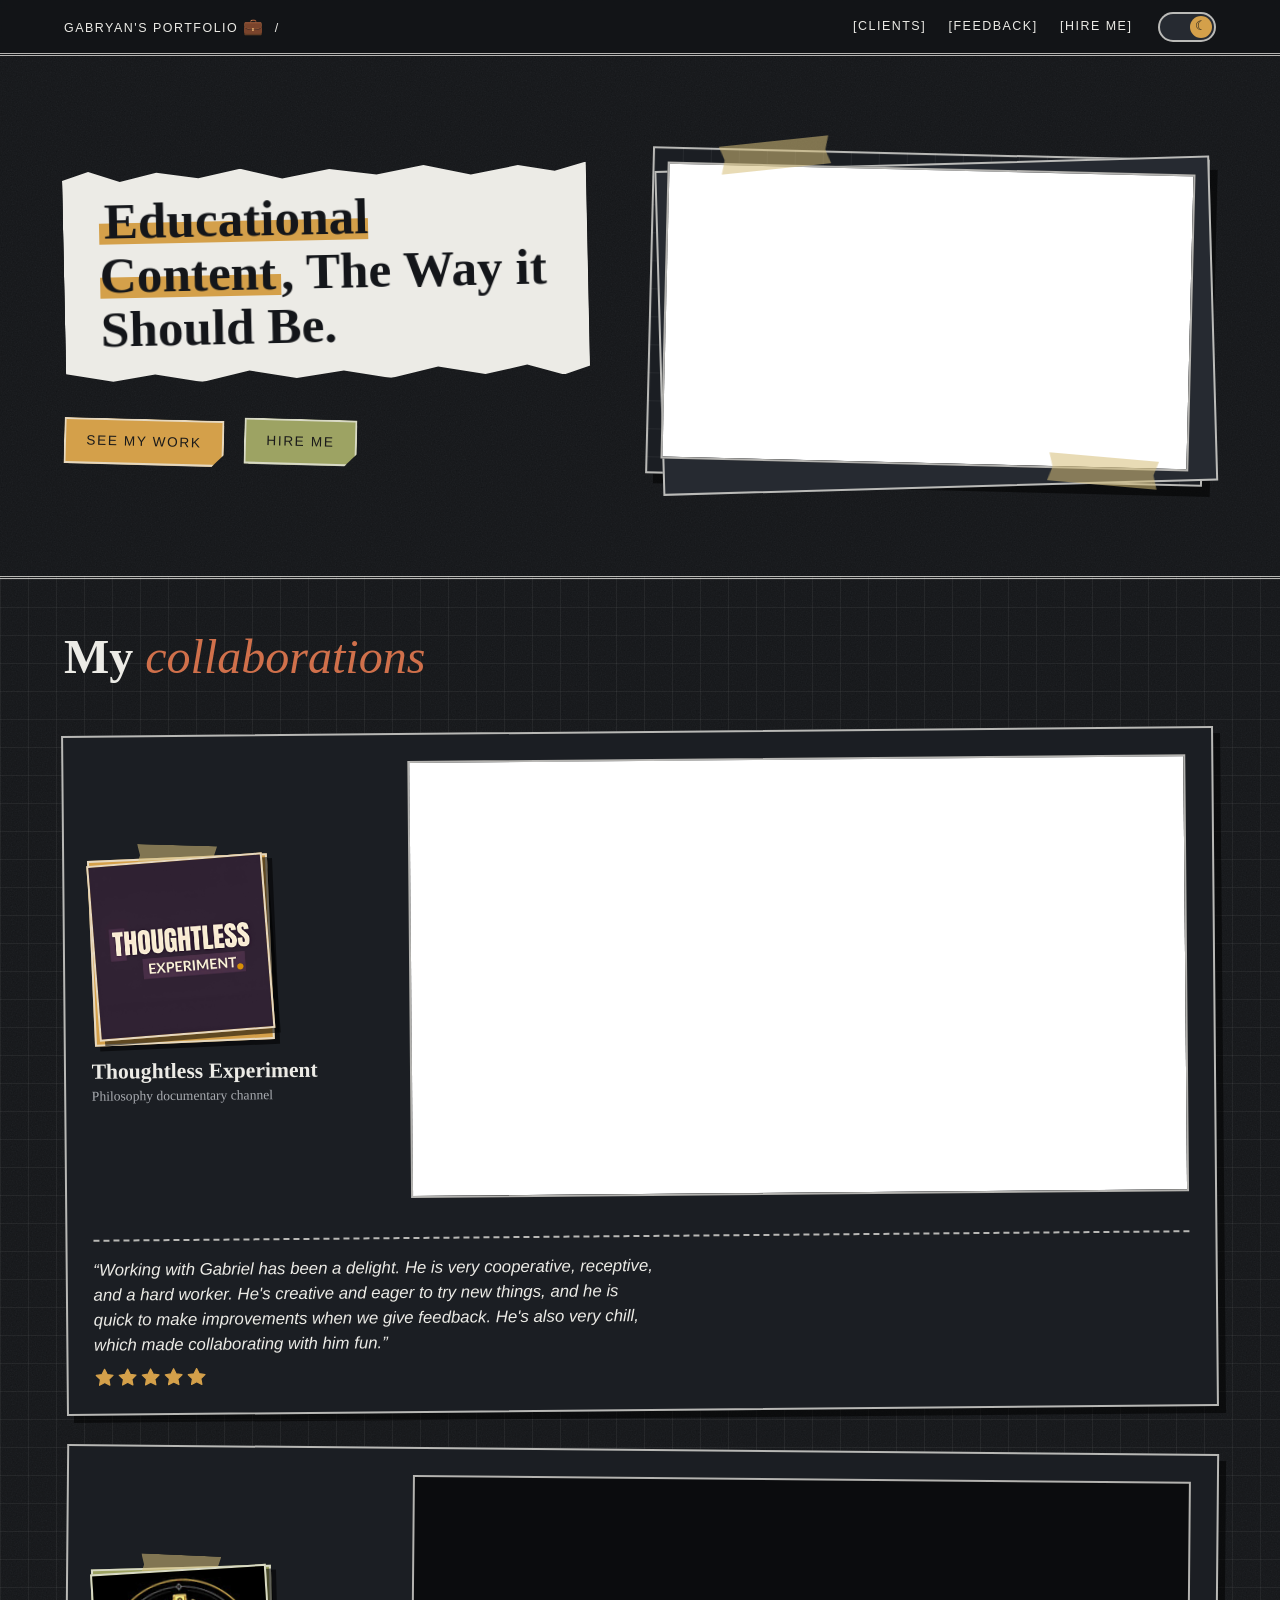
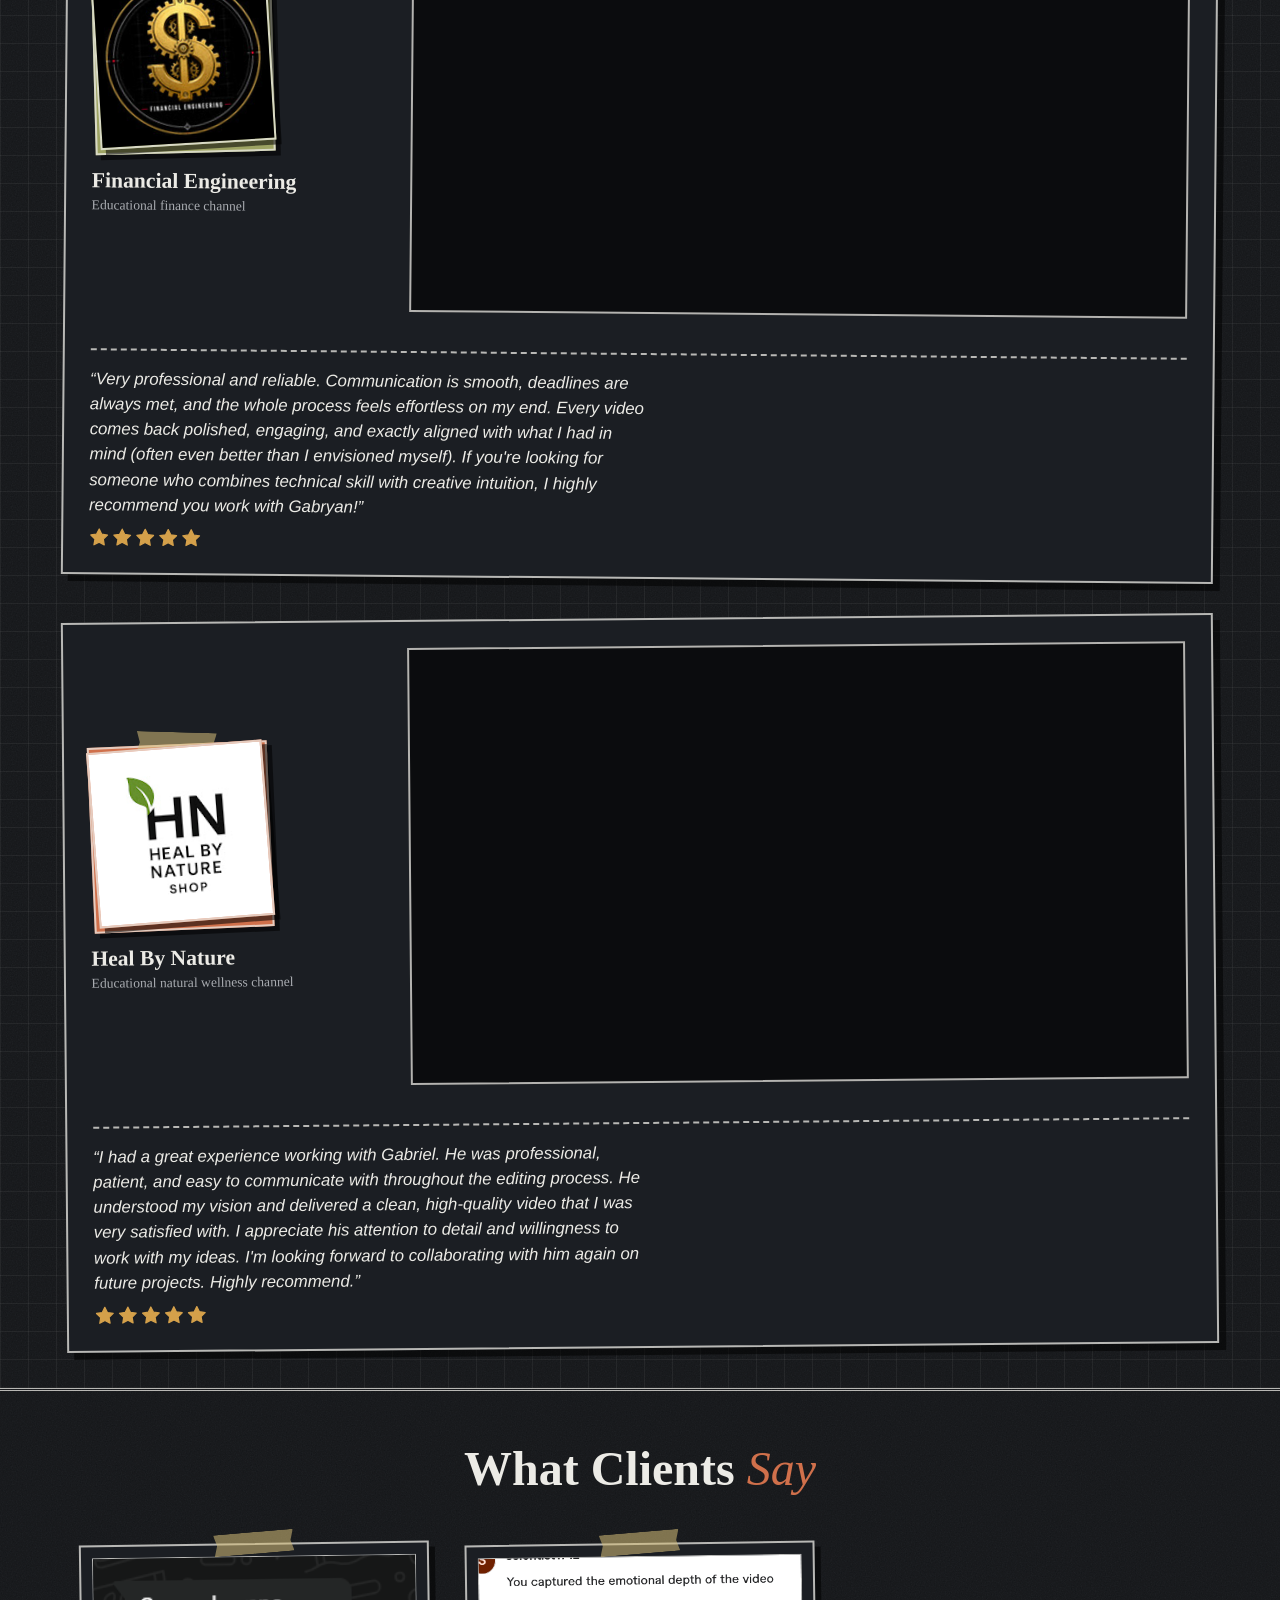
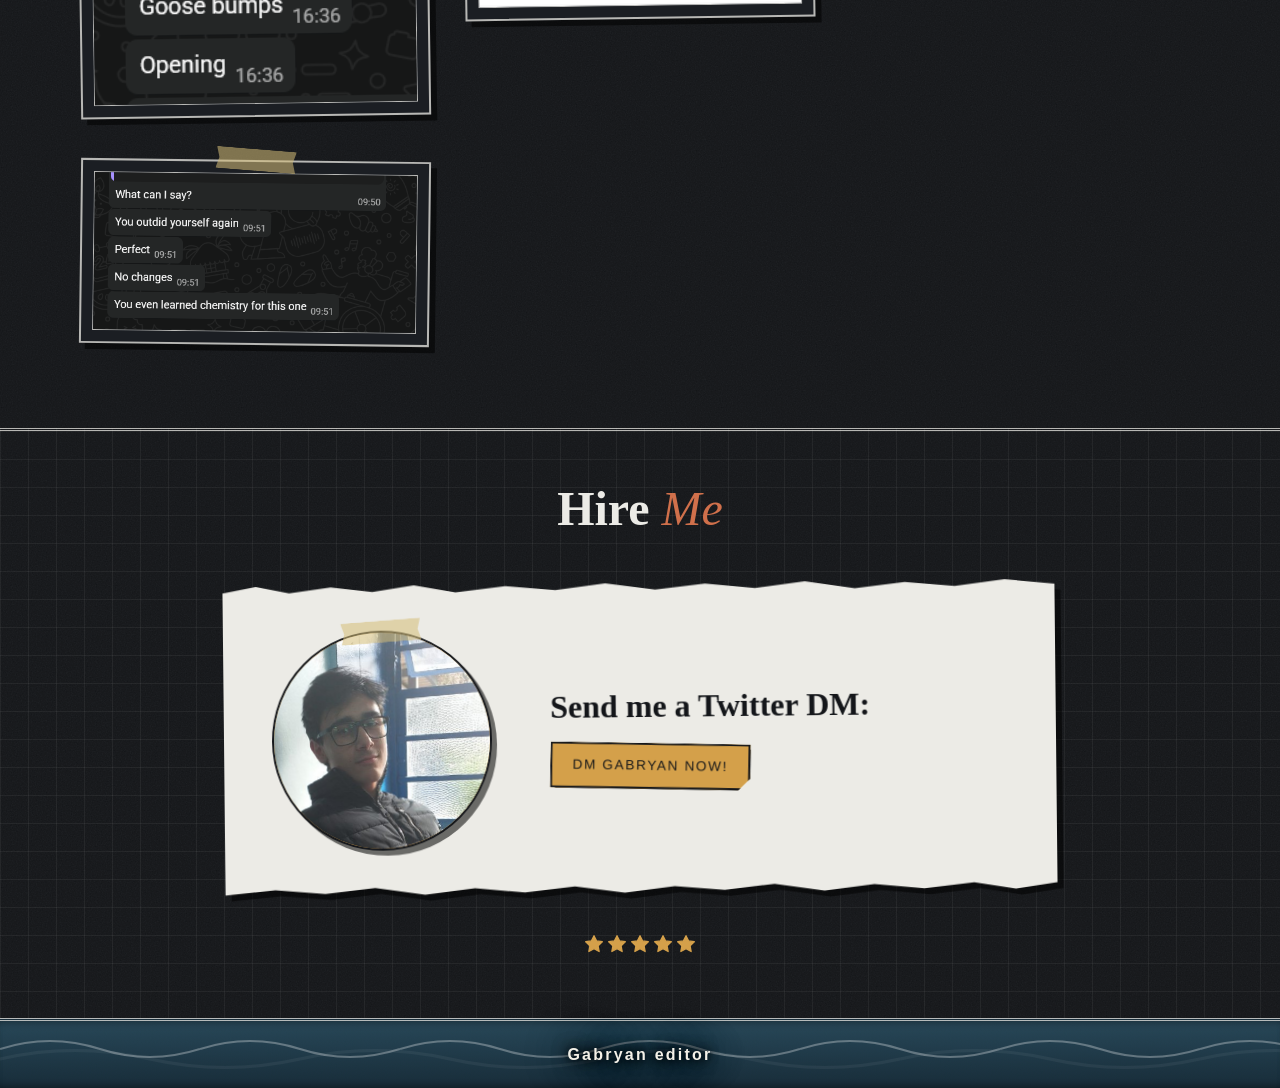
<file: index.html>
<!DOCTYPE html>
<html lang="en" data-theme="dark">
<head>
<meta charset="UTF-8">
<meta name="viewport" content="width=device-width, initial-scale=1">
<title>Gabryan | Documentary & Educational Video Editor</title>

<!-- Browser tab icon -->
<link rel="icon" href="./media/favicon/favicon.ico" sizes="any">

<!-- PNG favicons -->
<link rel="icon" type="image/png" sizes="32x32" href="./media/favicon/favicon-32x32.png">
<link rel="icon" type="image/png" sizes="16x16" href="./media/favicon/favicon-16x16.png">

<!-- Apple devices -->
<link rel="apple-touch-icon" sizes="180x180" href="./media/favicon/apple-touch-icon.png">

<!-- Web app manifest -->
<link rel="manifest" href="./media/site.webmanifest">

<meta property="og:type" content="website" />
<meta property="og:title" content="Gabryan | Documentary & Educational Video Editor" />
<meta name="keywords" content="Gabryan, The Gabryan, Gabryan video editor, YouTube video editor, freelance video editor, documentary video editor, educational video editor, documentary-style video editing, educational video editing, YouTube documentary editor, video editing for educational creators, video editing for YouTubers, storytelling video editor, cinematic video editing, long-form video editor, science video editor, explainer video editor, psychology-driven storytelling, documentary storytelling, professional video editing">
<meta property="og:description" content="Looking for a video editor who cares about the story? I help educational and documentary creators craft engaging videos through thoughtful editing, music, and sound design." />
<meta property="og:image" content="https://gabryan.com/media/banner_port_site.png" />
<meta property="og:url" content="https://gabryan.com/" />
<meta property="og:site_name" content="Gabryan" />

<!-- Enables large image preview format in Discord and Twitter/X -->
<meta name="twitter:card" content="summary_large_image" />
<meta name="theme-color" content="#00aaff" />

<!-- JavaScript
  Apply the saved theme BEFORE first paint so there is no flash.
  Default is dark; only an explicit "light" choice overrides it.

  THEME TOGGLE
  Flips data-theme on <html> between "dark" and "light",
  keeps the switch's aria-checked in sync, and remembers the
  choice (storage wrapped in try/catch for private windows).
========================================================== -->
<script src="script.js" defer></script>

<!-- Fonts: serif headlines + heavy slab/sans labels -->
<!-- <link rel="preconnect" href="https://fonts.googleapis.com"> -->
<!-- <link rel="preconnect" href="https://fonts.gstatic.com" crossorigin> -->
<!-- <link href="https://fonts.googleapis.com/css2?family=Playfair+Display:ital,wght@0,700;0,900;1,500&family=Roboto+Slab:wght@400;700;900&family=Archivo+Black&display=swap" rel="stylesheet"> -->

<link rel="stylesheet" href="style.css">
<!-- <style> -->
<!-- </style> -->
</head>
<body>

<!-- Star icon sprite: reused by every review via <use href="#icon-star"> -->
<svg width="0" height="0" style="position:absolute" aria-hidden="true" focusable="false">
  <symbol id="icon-star" viewBox="0 0 24 24">
    <polygon points="12 2 15.09 8.26 22 9.27 17 14.14 18.18 21.02 12 17.77 5.82 21.02 7 14.14 2 9.27 8.91 8.26 12 2"/>
  </symbol>
</svg>

<!-- ===== Sticky header with theme toggle ===== -->
<header class="masthead">
    <span class="masthead__brand">Gabryan's portfolio <span style='font-size: 1rem'>💼</span> &nbsp;/&nbsp;</span>

  <div class="masthead__right">
    <nav aria-label="Primary">
      <!-- <a href="#about">[About]</a> -->
      <a href="#clients">[Clients]</a>
      <a href="#feedback">[Feedback]</a>
      <a href="#hire">[Hire me]</a>
    </nav>

    <!-- role="switch": aria-checked="true" means dark mode is ON -->
    <button class="switch" id="themeToggle" type="button" role="switch"
            aria-checked="true" aria-label="Dark mode">
      <span class="switch__knob" aria-hidden="true"></span>
    </button>
  </div>
</header>

<main>
  <!-- ===== HERO: two-column split ===== -->
  <section class="hero" id="about">

    <!-- LEFT: headline, bio, button -->
    <div class="hero__text">
        <!---
      <span class="tag hero__kicker">Educational Content Editor</span><br>
      --->

      <h1 class="hero__title"><mark>Educational Content</mark>, The Way it Should Be.</h1>

      <p class="hero__bio">
      <!-- first word of the paragraph in a medieval style -->
      </p>

      <a class="btn" href="#clients">See my work</a>
      <a id="btn_cta" class="btn" href="#hire">Hire me</a>
    </div>

    <!-- RIGHT: 16:9 iframe inside a collage frame -->
    <div class="hero__media">
      <span class="tape tape--1" aria-hidden="true"></span>
      <span class="tape tape--2" aria-hidden="true"></span>

      <figure class="frame grid-bg">
        <div class="embed">
          <!--
            SWAP ME: replace srcdoc with your own src, e.g.
            src="https://www.youtube.com/embed/VIDEO_ID"
            (srcdoc below is just a self-contained placeholder.)
          -->
        <iframe width="560" height="315" src="https://www.youtube.com/embed/QhQbiWRwJ0w" title="YouTube video player" frameborder="0" allow="accelerometer; autoplay; clipboard-write; encrypted-media; gyroscope; picture-in-picture; web-share" referrerpolicy="strict-origin-when-cross-origin" allowfullscreen></iframe></div>
        </div>
        <!--
        <figcaption class="frame__caption">Fig. 1 — A featured piece, pinned to the board.</figcaption>
        -->
      </figure>
    </div>
  </section>

  <!-- ===== SECOND SECTION: Featured collaborations ===== -->
  <section class="section grid-bg" id="clients">
    <div class="section__head">
        <!--
      <span class="tag tag--olive">Chapter 02</span>
        -->
      <h2 class="section__title">My <em>collaborations</em></h2>
    </div>

    <div class="collabs">

      <!-- Collaboration 1 — duplicate this <article> for more clients -->
      <article class="collab">
        <!-- LEFT: square channel picture + client name -->
        <div class="collab__who">
          <!--
            Replace the initials with a real picture:
            <div class="avatar"><img src="channel.jpg" alt="Northwind Studio channel picture"></div>
          -->
          <div class="avatar" style="--c: var(--ochre);" role="img" aria-label="Channel picture placeholder for Northwind Studio">
            <span class="tape" aria-hidden="true"></span>
            <div class="avatar"><img src="./media/channel_pic/th_exp.jpg" alt="Northwind Studio channel picture"></div>
          </div>
          <div>
            <h3 class="collab__name">Thoughtless Experiment</h3>
            <p class="collab__meta">Philosophy documentary channel</p>
          </div>
        </div>

        <!-- RIGHT: the video (swap srcdoc for src="https://www.youtube.com/embed/VIDEO_ID") -->
        <div class="embed">
        <iframe width="560" height="315" src="https://www.youtube.com/embed/QhQbiWRwJ0w?si=6KYRpAaQCjw3DyJR" title="YouTube video player" frameborder="0" allow="accelerometer; autoplay; clipboard-write; encrypted-media; gyroscope; picture-in-picture; web-share" referrerpolicy="strict-origin-when-cross-origin" allowfullscreen></iframe></div>
        <!-- REVIEW TEMPLATE: copy this whole <figure> into any .collab article to add a review.
             Stars: keep 5 <svg> icons; add class="star--off" to any that should be empty,
             and update the aria-label to match. -->
        <figure class="review">
          <blockquote class="review__text">
            <p>“Working with Gabriel has been a delight. He is very cooperative, receptive, and a hard worker. He's creative and eager to try new things, and he is quick to make improvements when we give feedback. He's also very chill, which made collaborating with him fun.”</p>
          </blockquote>
          <div class="review__stars" role="img" aria-label="Rated 5 out of 5 stars">
            <svg class="star" aria-hidden="true"><use href="#icon-star"/></svg>
            <svg class="star" aria-hidden="true"><use href="#icon-star"/></svg>
            <svg class="star" aria-hidden="true"><use href="#icon-star"/></svg>
            <svg class="star" aria-hidden="true"><use href="#icon-star"/></svg>
            <svg class="star" aria-hidden="true"><use href="#icon-star"/></svg>
          </div>
        </figure>
      </article>

      <!-- Collaboration 2 -->
      <article class="collab">
        <div class="collab__who">
          <div class="avatar" style="--c: var(--olive);" role="img" aria-label="Channel picture placeholder for Kitchen Table">
            <span class="tape" aria-hidden="true"></span>
            <div class="avatar"><img src="./media/channel_pic/fin_eng.jpg" alt="Northwind Studio channel picture"></div>
          </div>
          <div>
            <h3 class="collab__name">Financial Engineering</h3>
            <p class="collab__meta">Educational finance channel</p>
          </div>
        </div>
        <div class="embed">
<iframe width="560" height="315" src="https://www.youtube.com/embed/zoCy7zlZ4Ic?si=-W1BtWV_4_Uxdhid" title="YouTube video player" frameborder="0" allow="accelerometer; autoplay; clipboard-write; encrypted-media; gyroscope; picture-in-picture; web-share" referrerpolicy="strict-origin-when-cross-origin" allowfullscreen></iframe>
        </div>
        <figure class="review">
          <blockquote class="review__text">
            <p>“Very professional and reliable. Communication is smooth, deadlines are always met, and the whole process feels effortless on my end. Every video comes back polished, engaging, and exactly aligned with what I had in mind (often even better than I envisioned myself). If you're looking for someone who combines technical skill with creative intuition, I highly recommend you work with Gabryan!”</p>
          </blockquote>
          <div class="review__stars" role="img" aria-label="Rated 5 out of 5 stars">
            <svg class="star" aria-hidden="true"><use href="#icon-star"/></svg>
            <svg class="star" aria-hidden="true"><use href="#icon-star"/></svg>
            <svg class="star" aria-hidden="true"><use href="#icon-star"/></svg>
            <svg class="star" aria-hidden="true"><use href="#icon-star"/></svg>
            <svg class="star" aria-hidden="true"><use href="#icon-star"/></svg>
          </div>
        </figure>
      </article>

      <!-- Collaboration 3 -->
      <article class="collab">
        <div class="collab__who">
          <div class="avatar" style="--c: var(--rust);" role="img" aria-label="Channel picture placeholder for Daily Orbit">
            <span class="tape" aria-hidden="true"></span>
            <div class="avatar"><img src="./media/channel_pic/heal_nat.jpg" alt="Northwind Studio channel picture"></div>
          </div>
          <div>
            <h3 class="collab__name">Heal By Nature </h3>
            <p class="collab__meta">Educational natural wellness channel</p>
          </div>
        </div>
        <div class="embed">
        <iframe width="560" height="315" src="https://www.youtube.com/embed/RlxAuLyhq38?si=2O_qouyLdWeeVPQX" title="YouTube video player" frameborder="0" allow="accelerometer; autoplay; clipboard-write; encrypted-media; gyroscope; picture-in-picture; web-share" referrerpolicy="strict-origin-when-cross-origin" allowfullscreen></iframe></div>
        <figure class="review">
          <blockquote class="review__text">
            <p>“I had a great experience working with Gabriel. He was professional, patient, and easy to communicate with throughout the editing process. He understood my vision and delivered a clean, high-quality video that I was very satisfied with. I appreciate his attention to detail and willingness to work with my ideas. I'm looking forward to collaborating with him again on future projects. Highly recommend.”</p>
          </blockquote>
          <div class="review__stars" role="img" aria-label="Rated 5 out of 5 stars">
            <svg class="star" aria-hidden="true"><use href="#icon-star"/></svg>
            <svg class="star" aria-hidden="true"><use href="#icon-star"/></svg>
            <svg class="star" aria-hidden="true"><use href="#icon-star"/></svg>
            <svg class="star" aria-hidden="true"><use href="#icon-star"/></svg>
            <svg class="star" aria-hidden="true"><use href="#icon-star"/></svg>
          </div>
        </figure>
      </article>

    </div>
  </section>

  <!-- ===== THIRD SECTION: Selected work ===== -->
  <!--
  <section class="section" id="work">
    <div class="section__head">
      <span class="tag tag--rust">Chapter 03</span>
      <h2 class="section__title">Client <em>reviews</em>📝</h2>
    </div>
  -->
<!--
    <div class="cards">
      <article class="card">
        <span class="tape" aria-hidden="true"></span>
        <div class="card__num">01</div>
        <h3>The Housing Index</h3>
        <p>An interactive data essay mapping rent against wages across twelve cities. Placeholder copy.</p>
        <span class="card__meta">Data viz · 2026</span>
      </article>

      <article class="card">
        <span class="tape" aria-hidden="true"></span>
        <div class="card__num">02</div>
        <h3>Salt &amp; Cinder</h3>
        <p>Brand identity and storefront for a small-batch ceramics studio. Placeholder copy.</p>
        <span class="card__meta">Branding · Web</span>
      </article>

      <article class="card">
        <span class="tape" aria-hidden="true"></span>
        <div class="card__num">03</div>
        <h3>Quiet Hours</h3>
        <p>A mobile app prototype for mindful screen-time habits. Placeholder copy.</p>
        <span class="card__meta">Product · UX</span>
      </article>
    </div>
  </section>
-->


  <!-- ===== CLIENT FEEDBACK: screenshots of messages ===== -->
  <section class="section" id="feedback">
    <div class="section__head section__head--center">
      <h2 class="section__title">What Clients <em>Say</em></h2>
    </div>

    <!--
      HOW TO SWAP: replace each src with your real screenshot (e.g. ./media/feedback/msg1.png)
      and update the alt text. Keep width/height off the <img>: the CSS keeps the natural
      aspect ratio, so any size works. Add or remove <figure class="shot"> blocks freely.
      The placehold.co URLs below are only stand-ins with different shapes.
    -->
    <div class="feedback">
      <figure class="shot">
        <span class="tape" aria-hidden="true"></span>
        <img src="./media/reviews/1.png" alt='Client message screenshot saying "the opening gave me goose bumps"' loading="lazy">
      </figure>

      <figure class="shot">
        <span class="tape" aria-hidden="true"></span>
        <img src="./media/reviews/2.png" alt='Client message screenshot saying "What can I say?  You outdid yourself again Perfect No changes You even learned chemistry for this one
"' loading="lazy">
      </figure>

      <figure class="shot">
        <span class="tape" aria-hidden="true"></span>
        <img src="./media/reviews/3.png" alt='Client message screenshot saying "You captured the emotional depth of the video"' loading="lazy">
      </figure>

    </div>
  </section>

  <!-- ===== FOURTH SECTION: Hire me ===== -->
  <section class="section grid-bg" id="hire">
    <div class="section__head section__head--center">
      <h2 class="section__title">Hire <em>Me</em></h2>
    </div>
    <!--
    <blockquote class="pullquote" id="contact">
        “He who has begun is half done; <b>dare to know, begin!</b>”
      <cite>— Quintus Horatius Flaccus </cite>
    </blockquote>
    -->

    <div class="hire">
      <!-- LEFT: circular profile picture -->
      <div class="hire__media">
        <span class="tape" aria-hidden="true"></span>
        <!--
          Replace the placeholder with your square picture:
          <div class="hire__photo"><img src="./media/profile.jpg" alt="Gabryan's profile picture"></div>
        -->
          <div class="hire__photo"><img src="./media/profile.jpg" alt="Gabryan's profile picture"></div>
      </div>

      <!-- RIGHT: call to action -->
      <div class="hire__body">
        <p class="hire__prompt">Send me a Twitter DM:</p>
        <!-- Swap YOUR_HANDLE for your Twitter/X username -->
        <a class="btn" href="https://x.com/thegabryan" target="_blank" rel="noopener noreferrer">DM Gabryan now!</a>
      </div>
    </div>

    <!-- 5-star rating, centered below the Hire card -->
    <div class="review__stars hire__stars" role="img" aria-label="Rated 5 out of 5 stars">
      <svg class="star" aria-hidden="true"><use href="#icon-star"/></svg>
      <svg class="star" aria-hidden="true"><use href="#icon-star"/></svg>
      <svg class="star" aria-hidden="true"><use href="#icon-star"/></svg>
      <svg class="star" aria-hidden="true"><use href="#icon-star"/></svg>
      <svg class="star" aria-hidden="true"><use href="#icon-star"/></svg>
    </div>
  </section>

</main>

<footer>
    <!-- Lamp: all decorative, driven by footer:hover (see "FOOTER LAMP" in the CSS) -->
    <div class="lamp__sky" aria-hidden="true">
        <span class="lamp__halo"><i></i></span>
        <span class="lamp__motes">
            <span class="lamp__mote" style="--x:-2.6rem; --dx:.9rem;  --t:4.2s; --d:0s"></span>
            <span class="lamp__mote" style="--x:-.9rem;  --dx:-.6rem; --t:3.6s; --d:.7s"></span>
            <span class="lamp__mote" style="--x:1.1rem;  --dx:.5rem;  --t:4.6s; --d:1.4s"></span>
            <span class="lamp__mote" style="--x:2.8rem;  --dx:-.9rem; --t:3.9s; --d:.3s"></span>
            <span class="lamp__mote" style="--x:-1.8rem; --dx:.4rem;  --t:5s;   --d:2.1s"></span>
            <span class="lamp__mote" style="--x:.2rem;   --dx:-.3rem; --t:4.4s; --d:2.8s"></span>
        </span>
    </div>
    <div class="lamp__pool" aria-hidden="true"><i></i></div>
    <div class="lamp" aria-hidden="true">
        <svg class="lamp__bulb" viewBox="0 0 64 100" focusable="false">
            <defs>
                <radialGradient id="lampGlass" cx="50%" cy="52%" r="58%">
                    <stop offset="0"   stop-color="#fffbe6"/>
                    <stop offset=".38" stop-color="#ffe27a"/>
                    <stop offset=".78" stop-color="#ffbf3b"/>
                    <stop offset="1"   stop-color="#ff9f1c"/>
                </radialGradient>
                <linearGradient id="lampCollar" x1="0" y1="0" x2="0" y2="1">
                    <stop offset="0" stop-color="#ffb02e" stop-opacity=".85"/>
                    <stop offset="1" stop-color="#ffb02e" stop-opacity="0"/>
                </linearGradient>
            </defs>

            <!-- OFF: glass + dark filament -->
            <path class="glass" d="M22 68 C22 60 6 52 6 34 A26 26 0 0 1 58 34 C58 52 42 60 42 68 Z"/>
            <path class="wire" d="M29 67 L27 53 L26 45 M35 67 L37 53 L38 45 M26 45 L29 39 L32 45 L35 39 L38 45"/>

            <!-- ON: warm glass, white-hot filament, rays -->
            <g class="lit"><g class="flick">
                <path class="lit-glass" d="M22 68 C22 60 6 52 6 34 A26 26 0 0 1 58 34 C58 52 42 60 42 68 Z"/>
                <path class="lit-wire" d="M29 67 L27 53 L26 45 M35 67 L37 53 L38 45 M26 45 L29 39 L32 45 L35 39 L38 45"/>
                <g class="rays"><g class="rays-pulse">
                    <path d="M65 34 H73 M60.6 17.5 L67.5 13.5 M48.5 5.4 L52.5 -1.5 M32 1 V-7 M15.5 5.4 L11.5 -1.5 M3.4 17.5 L-3.5 13.5 M-1 34 H-9"/>
                </g></g>
            </g></g>

            <path class="shine" d="M13 31 C13 22 19 15 28 12"/>

            <!-- Screw base -->
            <rect class="metal" x="20" y="66" width="24" height="6" rx="2"/>
            <rect class="metal" x="21" y="72" width="22" height="16"/>
            <path class="groove" d="M21 76 H43 M21 80 H43 M21 84 H43"/>
            <path class="metal" d="M25 88 H39 L36 96 H28 Z"/>
            <rect class="metal" x="28" y="96" width="8" height="4" rx="2"/>
            <g class="lit"><g class="flick"><rect class="lit-collar" x="20" y="66" width="24" height="14"/></g></g>
        </svg>
    </div>

    <p>
    <!-- <mark> -->
        Gabryan editor
    <!-- </mark> -->
    </p>
</footer>

</body>
</html>
</file>
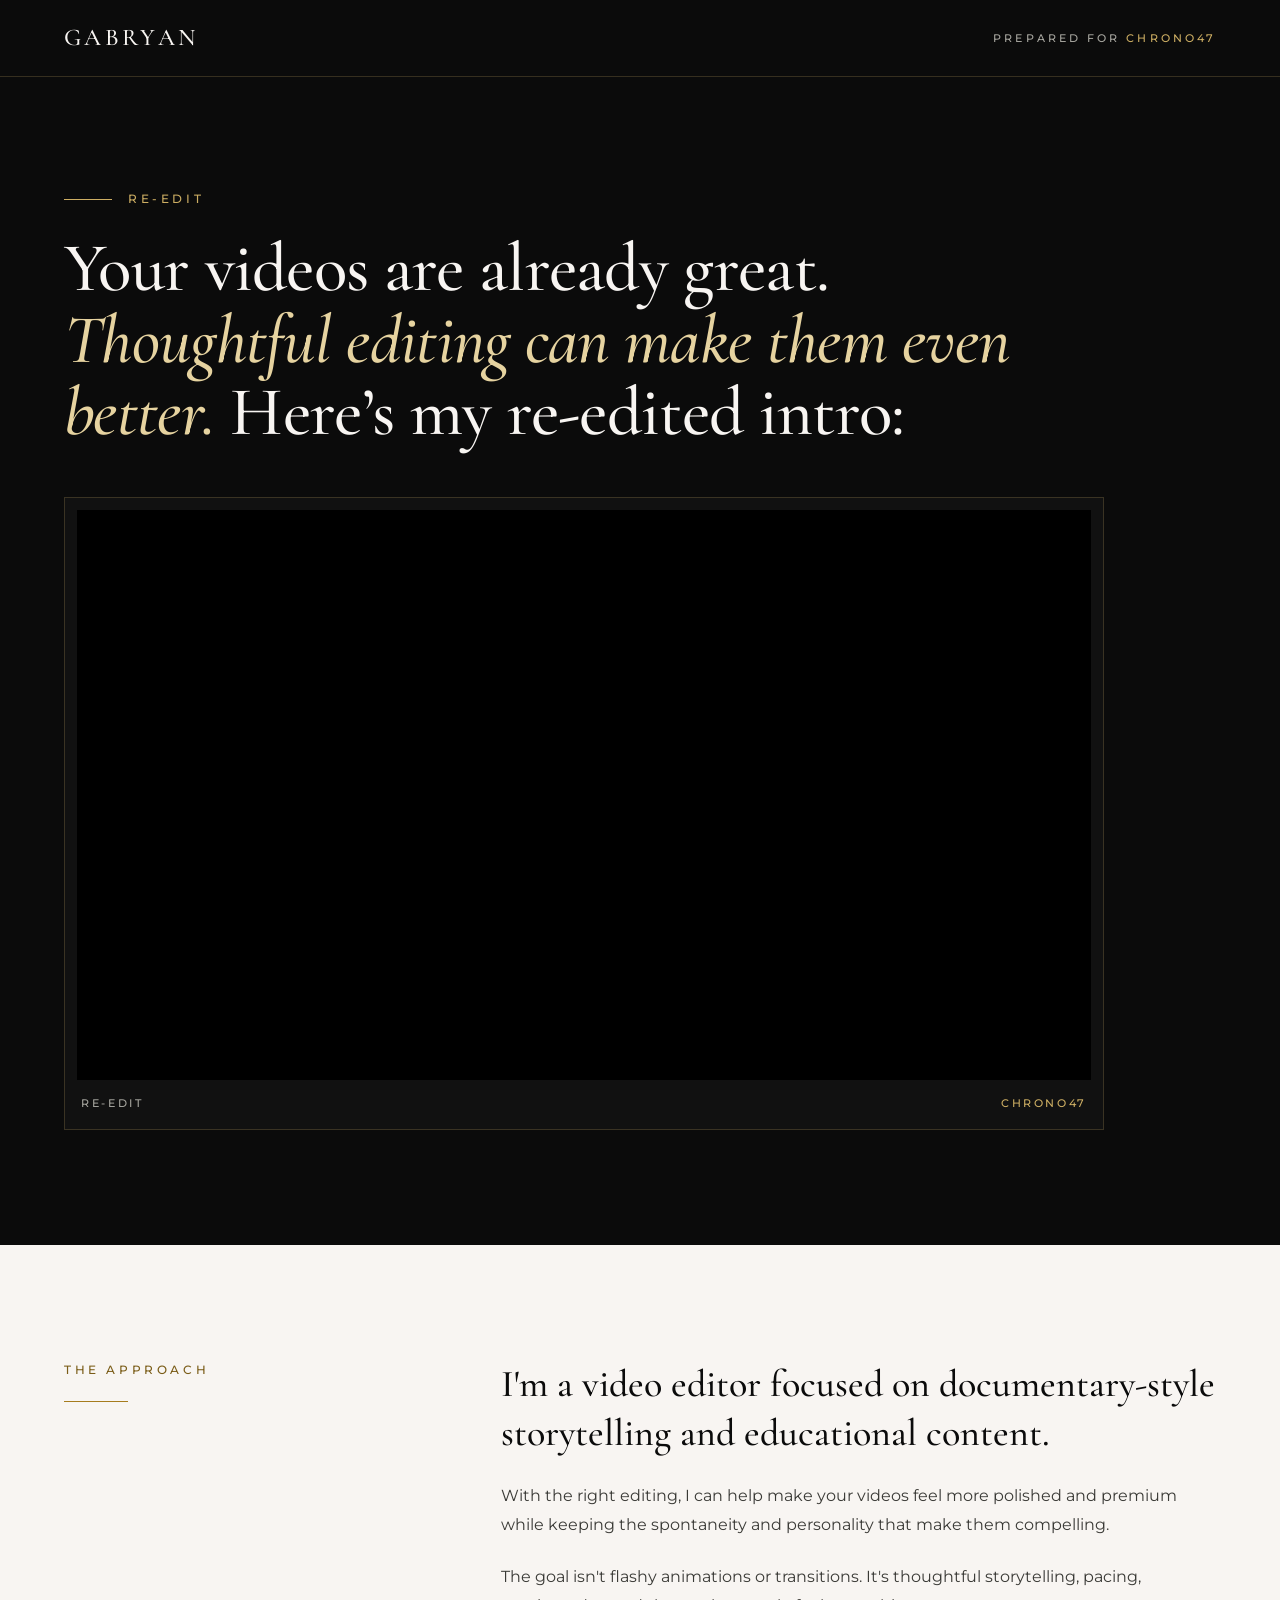
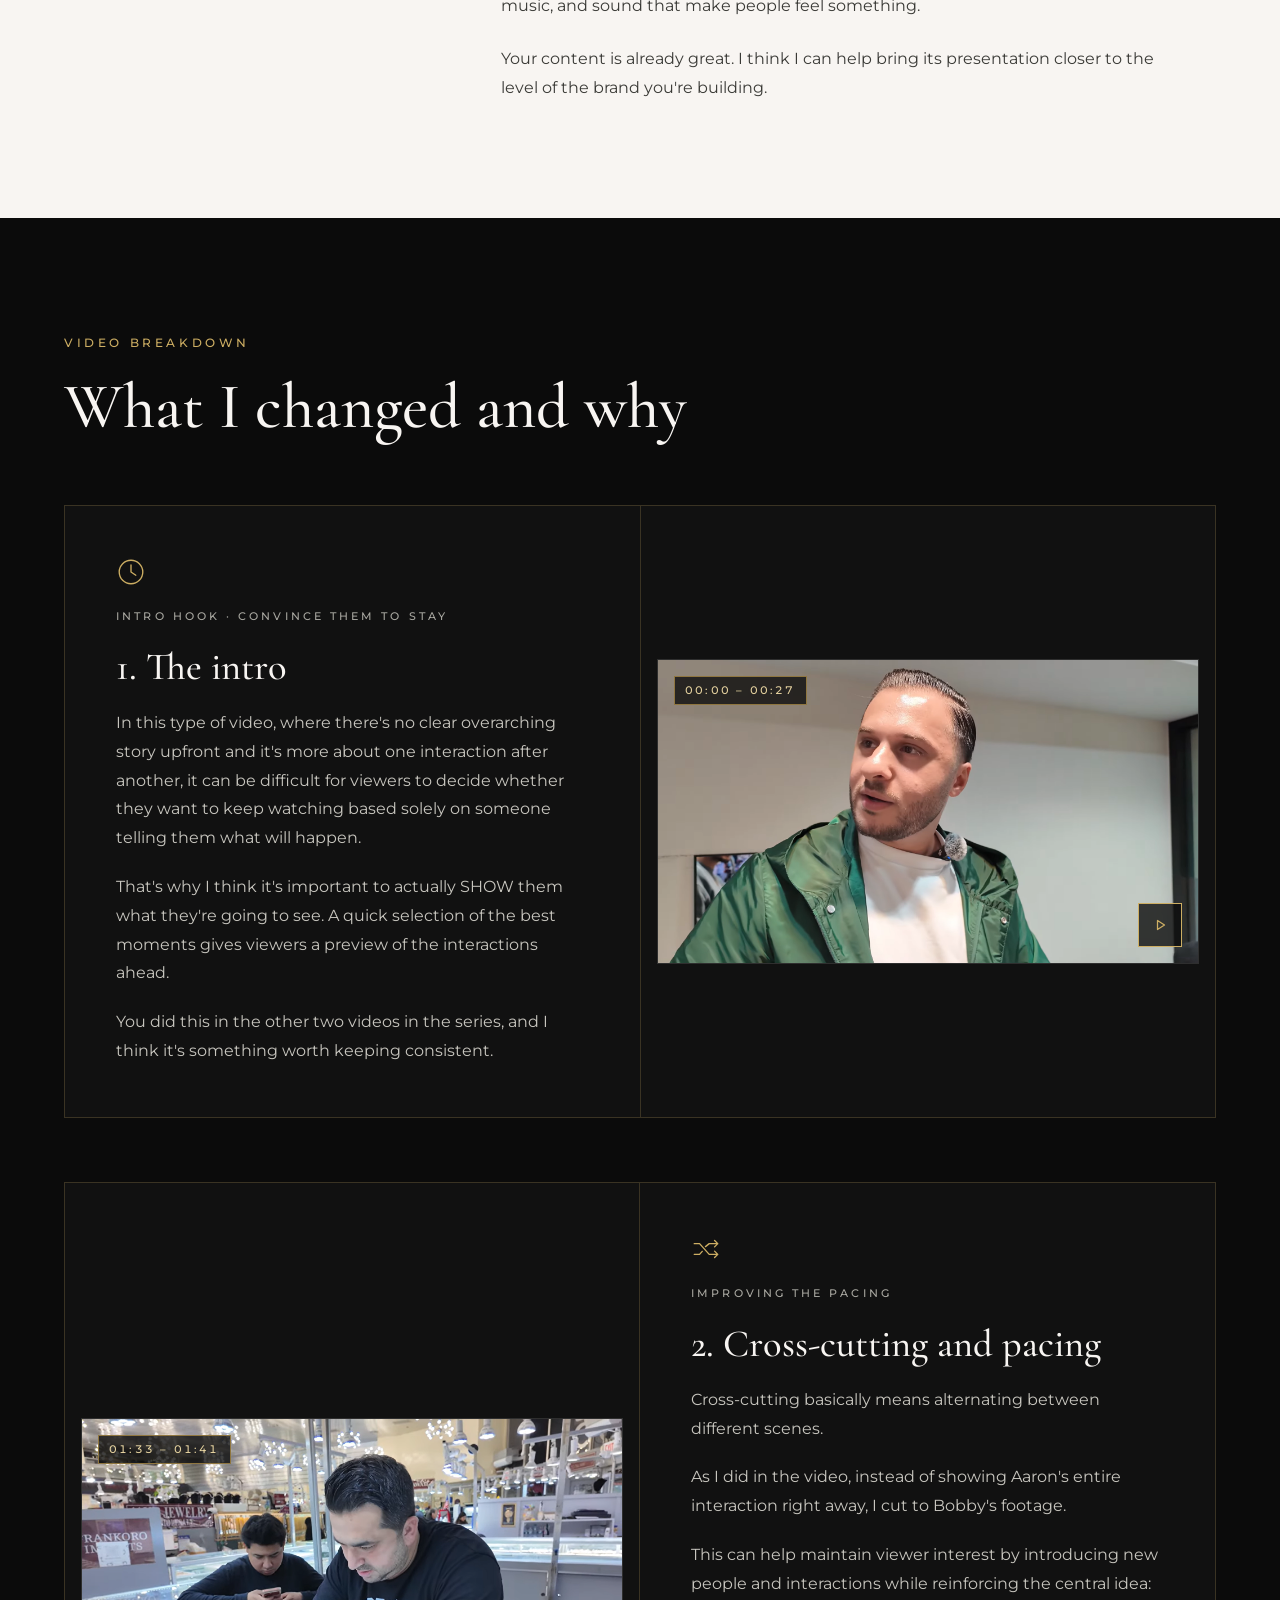
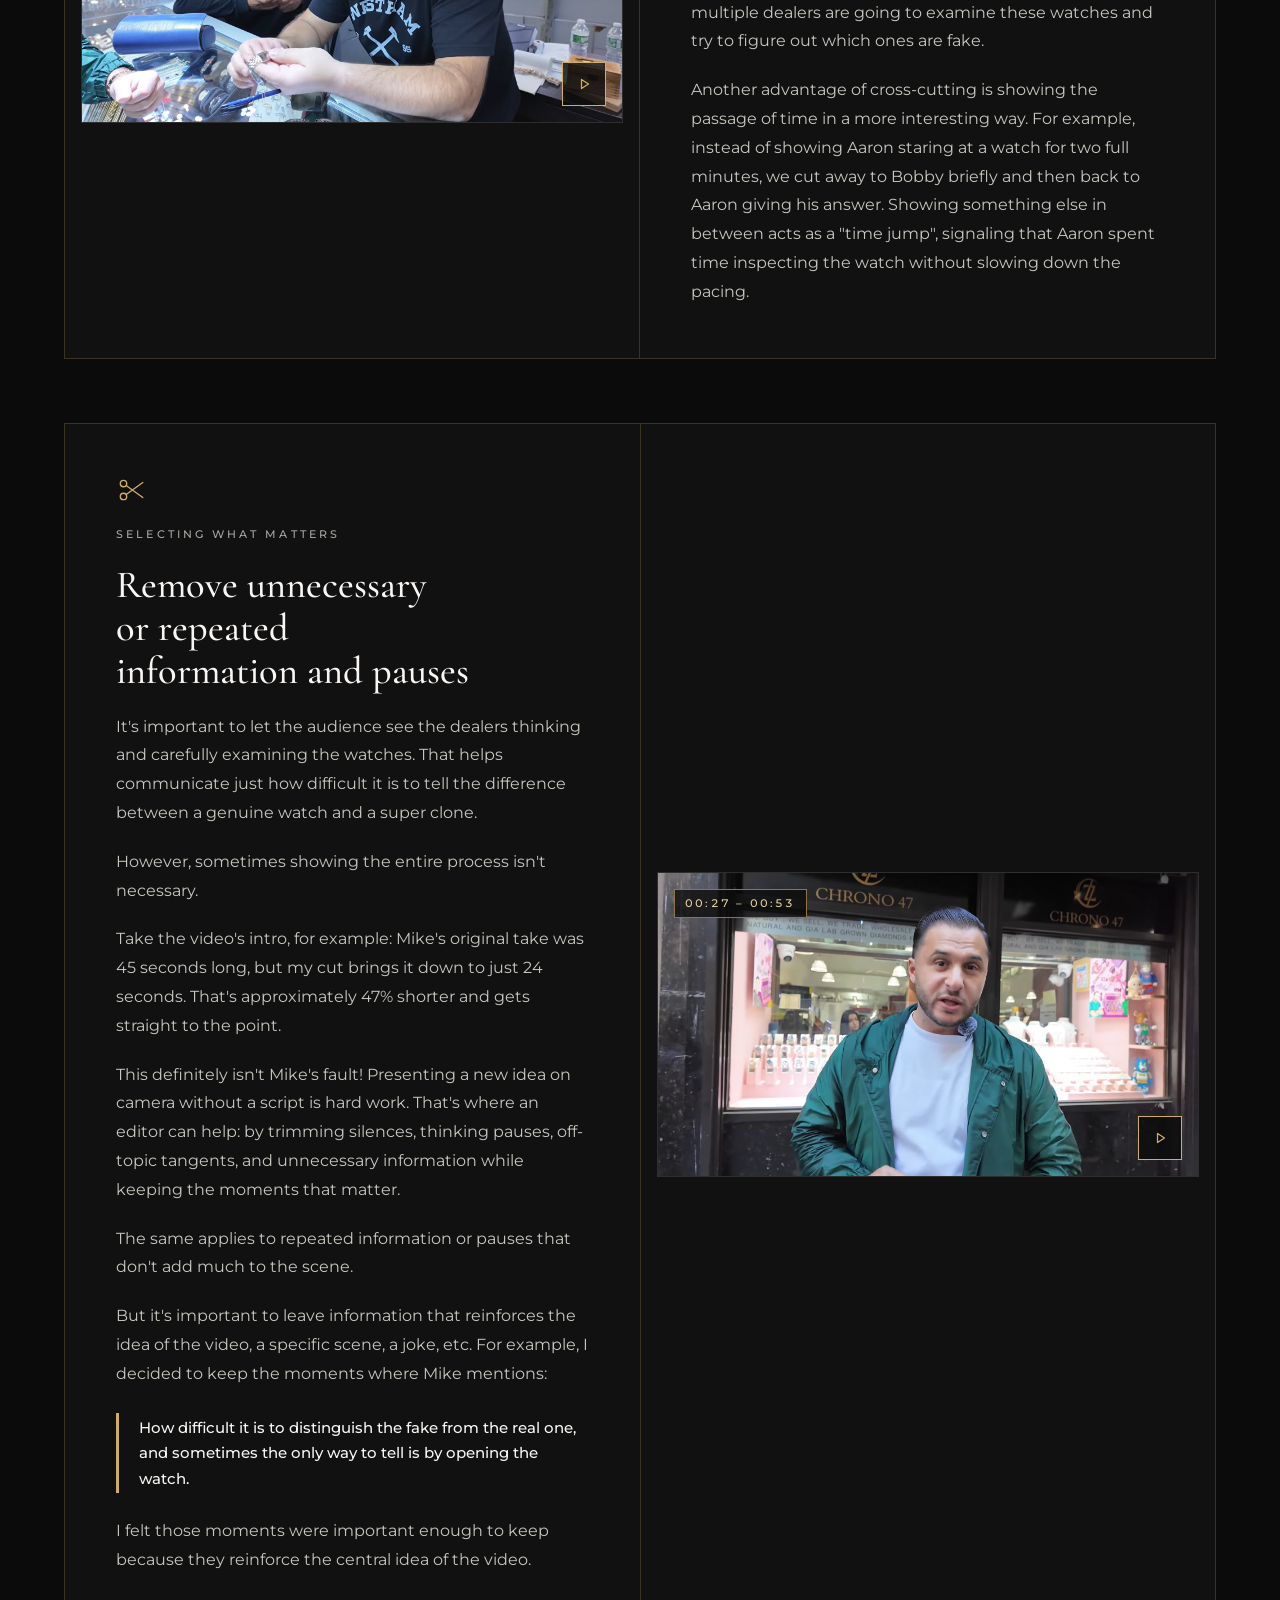
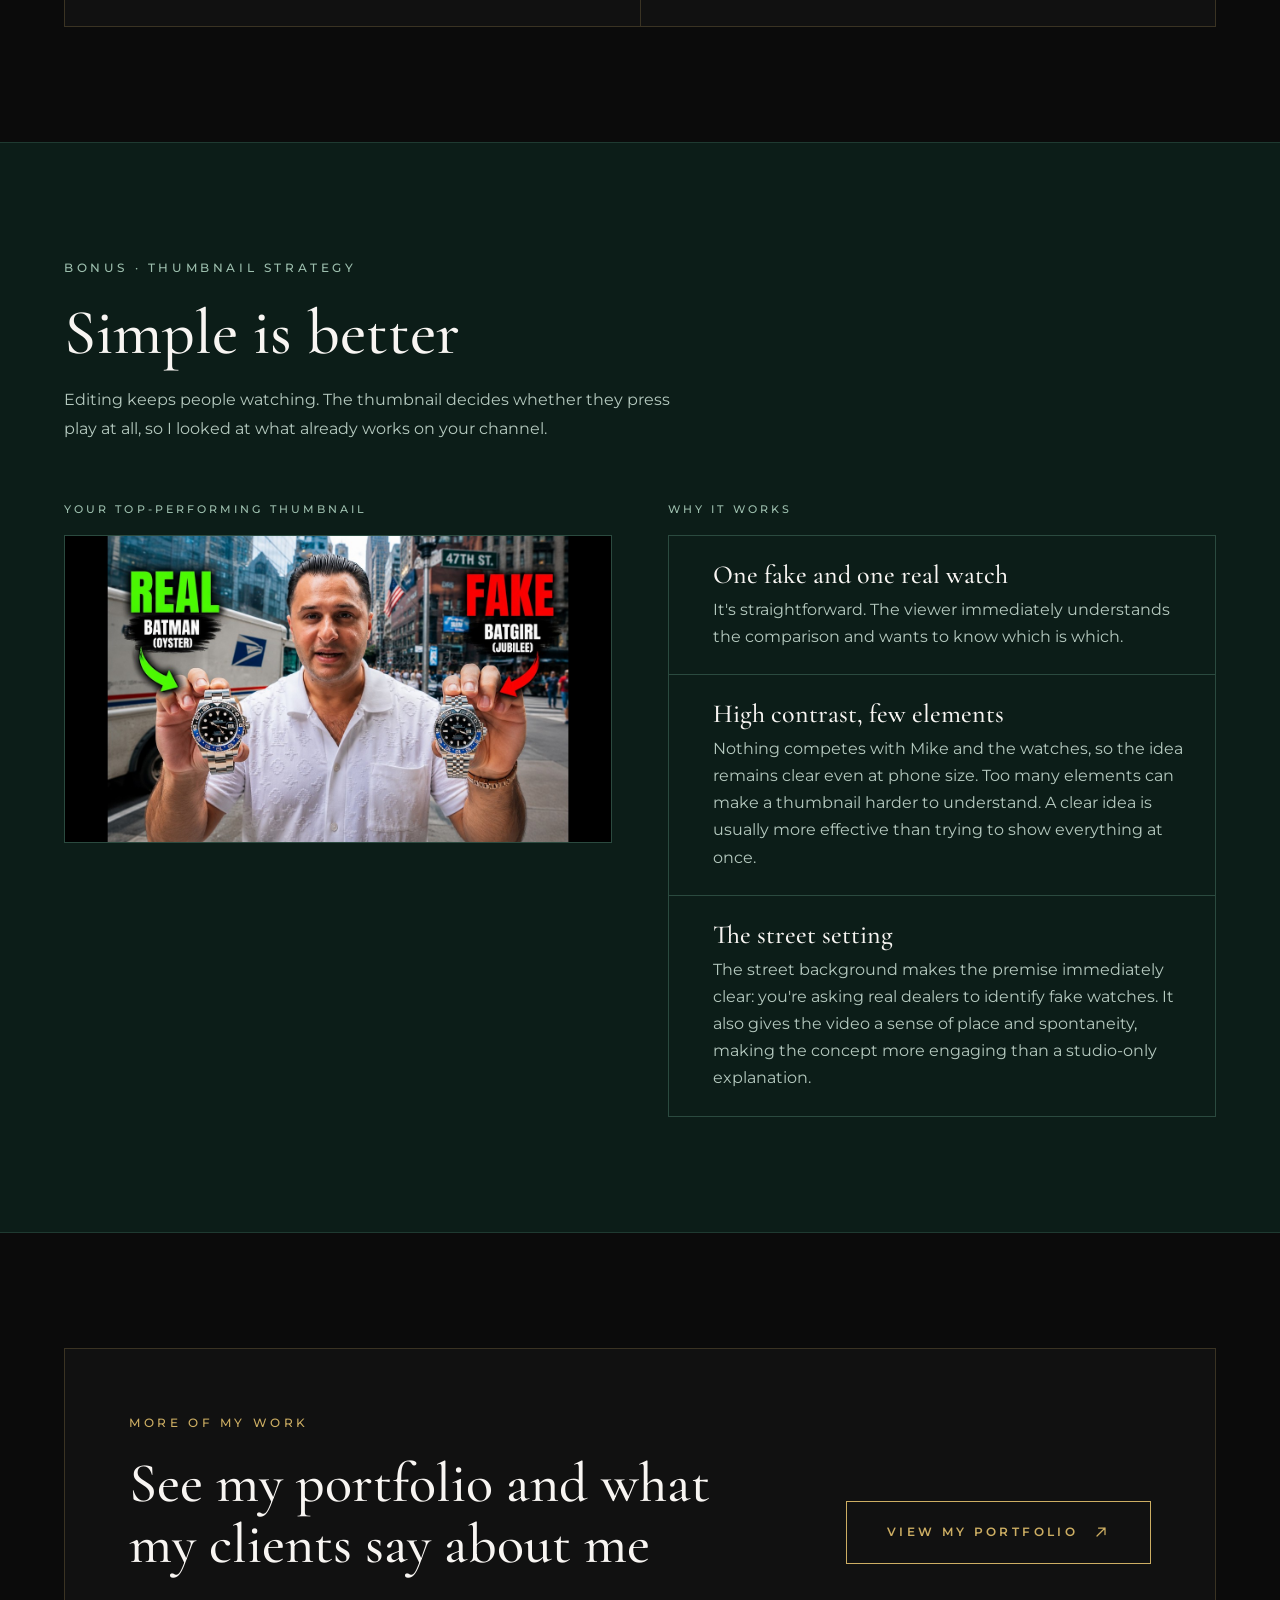
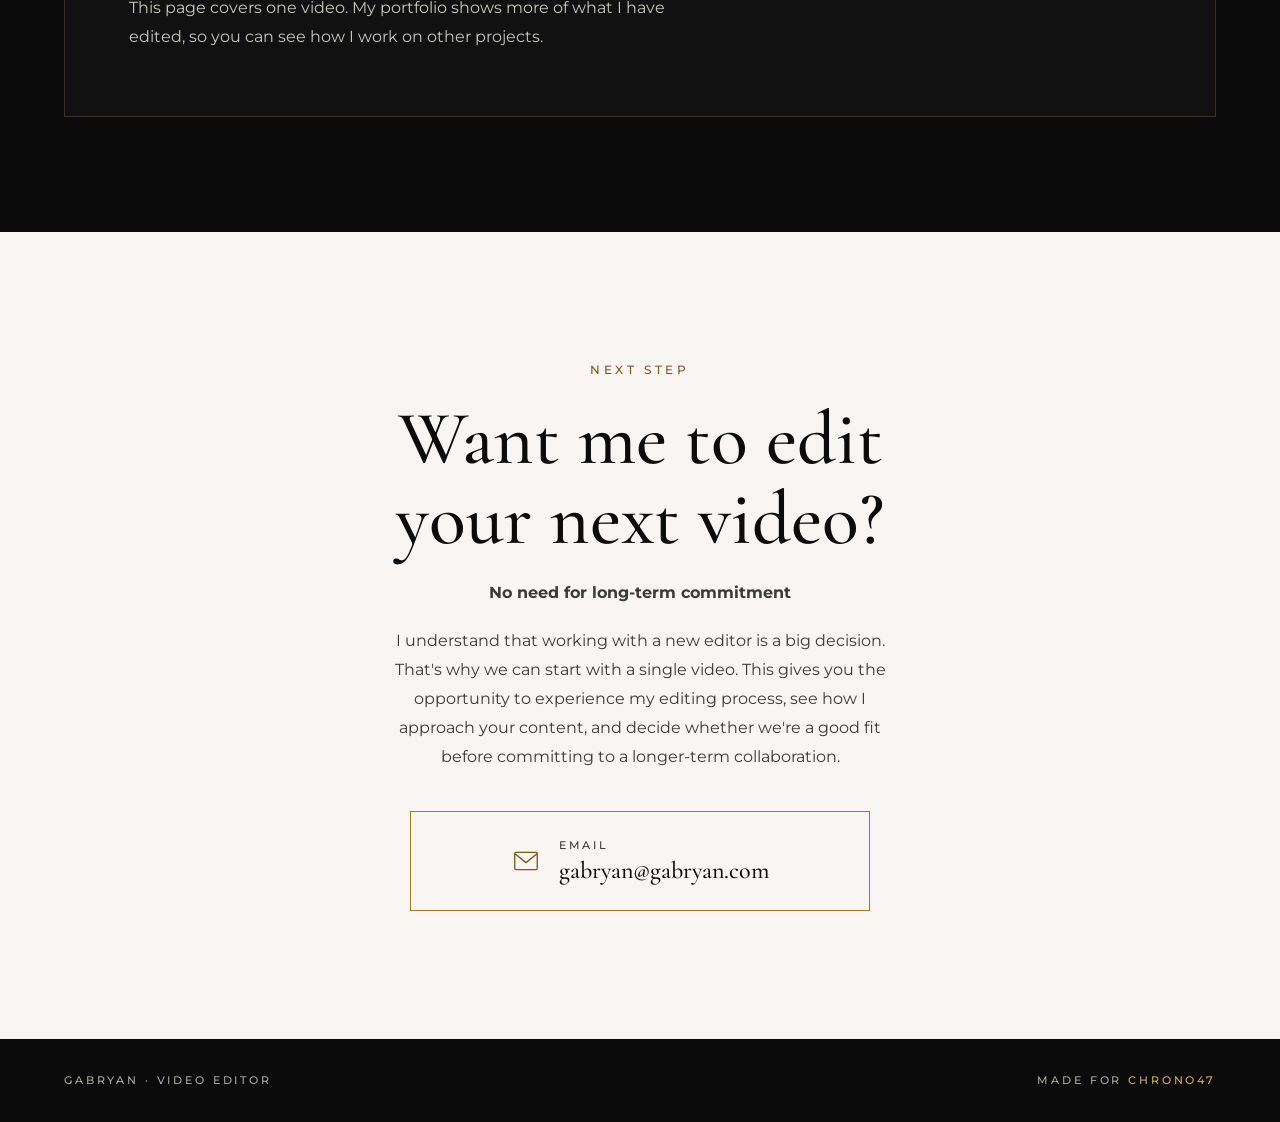
<file: chrono47/index.html>
<!doctype html>
<html lang="en">
<head>
  <meta charset="utf-8">
  <meta name="viewport" content="width=device-width, initial-scale=1">
  <title>⌚ Chrono47 Pitch</title>
  <meta name="description" content="A re-edited intro for Chrono47, with a breakdown of the editing decisions behind it.">
  <meta name="robots" content="noindex, nofollow">
  <meta name="theme-color" content="#0B0B0B">

    <meta property="og:type" content="website" />
    <meta property="og:title" content="Chrono47 editing tips" />
    <meta property="og:description" content="Looking for a video editor who cares about the story? I help creators craft engaging videos through thoughtful and emotion driven editing, music, and sound design." />
    <meta property="og:image" content="https://gabryan.com/chrono47/images/banner.png" />
    <meta property="og:url" content="https://gabryan.com/chrono47/" />
    <meta property="og:site_name" content="Gabryan" />

    <!-- Enables large image preview format in Discord and Twitter/X -->
    <meta name="twitter:card" content="summary_large_image" />
    <meta name="theme-color" content="#00aaff" />

  <link rel="preconnect" href="https://fonts.googleapis.com">
  <link rel="preconnect" href="https://fonts.gstatic.com" crossorigin>
  <link rel="stylesheet" href="https://fonts.googleapis.com/css2?family=Cormorant+Garamond:ital,wght@0,400;0,500;0,600;1,400;1,500&family=Montserrat:wght@400;500;600&display=swap">
  <link rel="stylesheet" href="styles.css">
</head>

<!--
  EDIT YOUR DETAILS HERE (one place, used by the whole page):
  data-youtube-id : the ID or full link of your re-edited video (hero player and all popups)
  data-email      : your email address
  data-whatsapp   : only used if you bring the booking widget back (digits only, with country code)
-->
<body data-youtube-id="https://www.youtube.com/embed/7hRnE5V2Tqg?si=beWps0s5Zwmj622Q" data-email="gabryan@gabryan.com">

  <!-- ================= HEADER ================= -->
  <header class="site-header">
    <div class="container site-header__inner">
      <div class="wordmark">Gabryan</div>
      <div class="meta">Prepared for <span class="accent">Chrono47</span></div>
    </div>
  </header>

  <main>

    <!-- ================= HERO ================= -->
    <section class="hero">
      <div class="container hero__inner">
        <div class="hero__copy">
          <div class="hero__eyebrow">
            <div class="hero__rule"></div>
            <div class="label label--gold">Re-edit</div>
          </div>
          <h1>Your videos are already great. <em>Thoughtful editing can make them even better.</em> Here&rsquo;s my re-edited intro:</h1>
        </div>

        <div class="player">
          <div class="player__screen">
            <!-- The YouTube link is filled in by script.js from data-youtube-id on the <body> tag. -->
            <iframe width="560" height="315" src="https://www.youtube.com/embed/7hRnE5V2Tqg?si=beWps0s5Zwmj622Q" id="hero-video" title="Re-edited intro" allow="accelerometer; autoplay; clipboard-write; encrypted-media; gyroscope; picture-in-picture; web-share" allowfullscreen></iframe>
            <!-- <iframe id="hero-video" title="Re-edited intro" referrerpolicy="strict-origin-when-cross-origin" allow="accelerometer; autoplay; clipboard-write; encrypted-media; gyroscope; picture-in-picture; web-share" allowfullscreen></iframe> -->
            <div class="player__placeholder" id="video-placeholder">
              <svg class="icon" width="56" height="56" viewBox="0 0 28 28" stroke-width="1" aria-hidden="true"><circle cx="14" cy="14" r="12.5"/><path d="M11.5 9.5v9l7.5-4.5z"/></svg>
              <div class="meta">Add your YouTube video ID in index.html</div>
            </div>
          </div>
          <div class="player__bar">
            <span>Re-edit</span>
            <span><span class="accent">Chrono47</span></span>
          </div>
        </div>
      </div>
    </section>

    <!-- ================= INTRO ================= -->
    <section class="intro">
      <div class="container intro__inner">
        <div class="intro__side">
          <div class="label label--ink">The approach</div>
          <div class="intro__side-rule"></div>
        </div>
        <div class="intro__body">
          <p class="intro__lead">I'm a video editor focused on documentary-style storytelling and educational content.</p>
          <p class="intro__text">With the right editing, I can help make your videos feel more polished and premium while keeping the spontaneity and personality that make them compelling.</p>
          <p class="intro__text">The goal isn't flashy animations or transitions. It's thoughtful storytelling, pacing, music, and sound that make people feel something.</p>
          <p class="intro__text">Your content is already great. I think I can help bring its presentation closer to the level of the brand you're building.</p>
        </div>
      </div>
    </section>

    <!-- ================= BREAKDOWN ================= -->
    <section class="breakdown">
      <div class="container breakdown__inner">
        <div class="section-head">
          <div class="label label--gold">Video breakdown</div>
          <h2>What I changed and why</h2>
        </div>

        <!--
          Each picture frame is a button that opens the video in a popup at the moment you set:
            data-start / data-end : seconds (for example 75 = 01:15). The popup starts at data-start and,
                                    when playback reaches data-end, jumps back to data-start and keeps looping.
                                    The timestamp label is written for you.
            data-video            : optional. A different YouTube ID or link for this frame only
                                    (leave it out to use the video from data-youtube-id).
          Drop the GIFs or screenshots into images/ with the names below.
          Until a file exists, the labelled slot stays visible.
        -->

        <!-- 1 · Intro hook -->
        <article class="row">
          <div class="row__text">
            <div class="row__icon">
              <svg class="icon" width="30" height="30" viewBox="0 0 28 28" aria-hidden="true"><circle cx="14" cy="14" r="11"/><path d="M14 7.5V14l4.5 3"/></svg>
            </div>
            <div class="meta">Intro hook &middot; Convince them to stay</div>
            <h3>1. The intro</h3>
            <p>In this type of video, where there's no clear overarching story upfront and it's more about one interaction after another, it can be difficult for viewers to decide whether they want to keep watching based solely on someone telling them what will happen.</p>
            <p>That's why I think it's important to actually SHOW them what they're going to see. A quick selection of the best moments gives viewers a preview of the interactions ahead.</p>
            <p>You did this in the other two videos in the series, and I think it's something worth keeping consistent.</p>
          </div>
          <div class="row__media">
            <button type="button" class="frame frame--play" data-start="0" data-end="27" aria-label="Watch this moment in the video (opens a pop-up)">
              <svg class="frame__corners" viewBox="0 0 100 56" preserveAspectRatio="none" aria-hidden="true"><path d="M0 6V0h6M94 0h6v6M100 50v6h-6M6 56H0v-6" vector-effect="non-scaling-stroke"/></svg>
              <img class="frame__img" src="images/hook.png" alt="First five seconds of the edited video, previewing the key moment" hidden>
              <span class="frame__stamp">[MM:SS] &ndash; [MM:SS]</span>
              <span class="frame__label">Add images/hook.gif</span>
              <span class="frame__play" aria-hidden="true"><svg class="icon" width="18" height="18" viewBox="0 0 18 18"><path d="M6.5 4.5v9l7-4.5z"/></svg></span>
            </button>
          </div>
        </article>

        <!-- 2 · Cross-cutting -->
        <article class="row row--flip">
          <div class="row__text">
            <div class="row__icon">
              <svg class="icon" width="30" height="30" viewBox="0 0 28 28" aria-hidden="true"><path d="M3 9h5l9 10h8M3 19h5l2.5-2.8M13.5 11.8 17 9h8M22 6l3 3-3 3M22 16l3 3-3 3"/></svg>
            </div>
            <div class="meta">Improving the pacing</div>
            <h3>2. Cross-cutting and pacing</h3>
            <p>Cross-cutting basically means alternating between different scenes.</p>
            <p>As I did in the video, instead of showing Aaron's entire interaction right away, I cut to Bobby's footage.</p>
            <p>This can help maintain viewer interest by introducing new people and interactions while reinforcing the central idea: multiple dealers are going to examine these watches and try to figure out which ones are fake.</p>
            <p>Another advantage of cross-cutting is showing the passage of time in a more interesting way. For example, instead of showing Aaron staring at a watch for two full minutes, we cut away to Bobby briefly and then back to Aaron giving his answer. Showing something else in between acts as a "time jump", signaling that Aaron spent time inspecting the watch without slowing down the pacing.</p>
          </div>
          <div class="row__media">
            <button type="button" class="frame frame--play" data-start="93" data-end="101" aria-label="Watch this moment in the video (opens a pop-up)">
              <svg class="frame__corners" viewBox="0 0 100 56" preserveAspectRatio="none" aria-hidden="true"><path d="M0 6V0h6M94 0h6v6M100 50v6h-6M6 56H0v-6" vector-effect="non-scaling-stroke"/></svg>
              <img class="frame__img" src="images/cross-cuts.png" alt="Rapid cuts between Aaron and Bobby" hidden>
              <span class="frame__stamp">[MM:SS] &ndash; [MM:SS]</span>
              <span class="frame__label">Add images/cross-cuts.gif</span>
              <span class="frame__play" aria-hidden="true"><svg class="icon" width="18" height="18" viewBox="0 0 18 18"><path d="M6.5 4.5v9l7-4.5z"/></svg></span>
            </button>
          </div>
        </article>

        <!-- 3 · Trimming the fluff -->
        <article class="row">
          <div class="row__text">
            <div class="row__icon">
              <svg class="icon" width="30" height="30" viewBox="0 0 28 28" aria-hidden="true"><circle cx="7" cy="8" r="3"/><circle cx="7" cy="20" r="3"/><path d="M9.5 9.8 25 21M9.5 18.2 25 7"/></svg>
            </div>
            <div class="meta">Selecting what matters</div>
            <h3>Remove unnecessary or repeated information and pauses</h3>
            <p>It's important to let the audience see the dealers thinking and carefully examining the watches. That helps communicate just how difficult it is to tell the difference between a genuine watch and a super clone.</p>
            <p>However, sometimes showing the entire process isn't necessary.</p>
            <p>Take the video's intro, for example: Mike's original take was 45 seconds long, but my cut brings it down to just 24 seconds. That's approximately 47% shorter and gets straight to the point.</p>
            <p>This definitely isn't Mike's fault! Presenting a new idea on camera without a script is hard work. That's where an editor can help: by trimming silences, thinking pauses, off-topic tangents, and unnecessary information while keeping the moments that matter.</p>
            <p>The same applies to repeated information or pauses that don't add much to the scene.</p>
            <p>But it's important to leave information that reinforces the idea of the video, a specific scene, a joke, etc. For example, I decided to keep the moments where Mike mentions:</p>
            <blockquote class="quote">How difficult it is to distinguish the fake from the real one, and sometimes the only way to tell is by opening the watch.</blockquote>
            <p>I felt those moments were important enough to keep because they reinforce the central idea of the video.</p>
          </div>
          <!-- Two frames, stacked vertically and evenly spaced (one for each time Mike says it) -->
          <div class="row__media row__media--stack">
            <button type="button" class="frame frame--play" data-start="27" data-end="53" aria-label="Watch the first moment in the video (opens a pop-up)">
              <svg class="frame__corners" viewBox="0 0 100 56" preserveAspectRatio="none" aria-hidden="true"><path d="M0 6V0h6M94 0h6v6M100 50v6h-6M6 56H0v-6" vector-effect="non-scaling-stroke"/></svg>
              <img class="frame__img" src="images/trim.png" alt="First time Mike explains how hard it is to tell the fake from the real watch" hidden>
              <span class="frame__stamp">[MM:SS] &ndash; [MM:SS]</span>
              <span class="frame__label">Add images/trim.gif</span>
              <span class="frame__play" aria-hidden="true"><svg class="icon" width="18" height="18" viewBox="0 0 18 18"><path d="M6.5 4.5v9l7-4.5z"/></svg></span>
            </button>
            <!-- <button type="button" class="frame frame--play" data-start="" data-end="" aria-label="Watch the second moment in the video (opens a pop-up)"> -->
            <!--   <svg class="frame__corners" viewBox="0 0 100 56" preserveAspectRatio="none" aria-hidden="true"><path d="M0 6V0h6M94 0h6v6M100 50v6h-6M6 56H0v-6" vector-effect="non-scaling-stroke"/></svg> -->
            <!--   <img class="frame__img" src="images/trim-2.gif" alt="Second time Mike explains how hard it is to tell the fake from the real watch" hidden> -->
            <!--   <span class="frame__stamp">[MM:SS] &ndash; [MM:SS]</span> -->
            <!--   <span class="frame__label">Add images/trim-2.gif</span> -->
            <!--   <span class="frame__play" aria-hidden="true"><svg class="icon" width="18" height="18" viewBox="0 0 18 18"><path d="M6.5 4.5v9l7-4.5z"/></svg></span> -->
            <!-- </button> -->
          </div>
        </article>
      </div>
    </section>

    <!-- ================= BONUS: THUMBNAIL ================= -->
    <section class="bonus">
      <div class="container bonus__inner">
        <div class="section-head">
          <div class="label label--sage">Bonus &middot; Thumbnail strategy</div>
          <h2>Simple is better</h2>
          <p class="bonus__intro">Editing keeps people watching. The thumbnail decides whether they press play at all, so I looked at what already works on your channel.</p>
        </div>

        <div class="split">
          <div class="split__col">
            <div class="meta" style="color: var(--sage)">Your top-performing thumbnail</div>
            <div class="frame frame--green">
              <svg class="frame__corners" viewBox="0 0 100 56" preserveAspectRatio="none" aria-hidden="true"><path d="M0 6V0h6M94 0h6v6M100 50v6h-6M6 56H0v-6" vector-effect="non-scaling-stroke"/></svg>
              <img class="frame__img" src="images/thumb.jpg" alt="The channel's top-performing thumbnail" hidden>
              <div class="frame__label">Add images/thumbnail.jpg</div>
            </div>
          </div>

          <div class="split__col">
            <div class="meta" style="color: var(--sage)">Why it works</div>
            <div class="why">
              <div class="why__item">
                <div class="why__icon">
                  <!-- <svg class="icon" width="30" height="30" viewBox="0 0 28 28" aria-hidden="true"><circle cx="9" cy="14" r="6"/><circle cx="19" cy="14" r="6"/></svg> -->
                </div>
                <div class="why__text">
                  <h3>One fake and one real watch</h3>
                  <p>It's straightforward. The viewer immediately understands the comparison and wants to know which is which.</p>
                </div>
              </div>
              <div class="why__item">
                <div class="why__icon">
                  <!-- <svg class="icon" width="30" height="30" viewBox="0 0 28 28" aria-hidden="true"><circle cx="14" cy="14" r="10"/><path d="M14 4a10 10 0 0 1 0 20z" fill="currentColor"/></svg> -->
                </div>
                <div class="why__text">
                  <h3>High contrast, few elements</h3>
                  <p>Nothing competes with Mike and the watches, so the idea remains clear even at phone size. Too many elements can make a thumbnail harder to understand. A clear idea is usually more effective than trying to show everything at once.</p>
                </div>
              </div>
              <div class="why__item">
                <div class="why__icon">
                  <!-- <svg class="icon" width="30" height="30" viewBox="0 0 28 28" aria-hidden="true"><path d="M3 24h22M7 24V11l7-5 7 5v13M11 24v-6h6v6"/></svg> -->
                </div>
                <div class="why__text">
                  <h3>The street setting</h3>
                  <p>The street background makes the premise immediately clear: you're asking real dealers to identify fake watches. It also gives the video a sense of place and spontaneity, making the concept more engaging than a studio-only explanation.</p>
                </div>
              </div>
            </div>
          </div>
        </div>
      </div>
    </section>

    <!-- ================= PORTFOLIO ================= -->
    <section class="portfolio" id="portfolio">
      <div class="container">
        <div class="portfolio__box">
          <div class="portfolio__text">
            <div class="label label--gold">More of my work</div>
            <h2>See my portfolio and what my clients say about me</h2>
            <p>This page covers one video. My portfolio shows more of what I have edited, so you can see how I work on other projects.</p>
          </div>
          <!-- Replace the address below with the link to your main portfolio. -->
          <a class="btn btn--on-dark" href="/" target="_blank" rel="noopener noreferrer">
            <span>View my portfolio</span>
            <svg class="icon" width="18" height="18" viewBox="0 0 18 18" aria-hidden="true"><path d="M5 13 13 5M6.5 5H13v6.5"/></svg>
          </a>
        </div>
      </div>
    </section>

    <!-- ================= CALL TO ACTION ================= -->
    <section class="cta" id="book">
      <div class="cta__inner">
        <div class="cta__head">
          <div class="label label--ink">Next step</div>
          <h2>Want me to edit your next video?</h2>
          <p><b>No need for long-term commitment</b></p>
 <p>I understand that working with a new editor is a big decision. That's why we can start with a single video. This gives you the opportunity to experience my editing process, see how I approach your content, and decide whether we're a good fit before committing to a longer-term collaboration.</p>
        </div>

        <!-- <a class="btn" href="#slots"> -->
        <!--   <span>Book a call</span> -->
        <!--   <svg class="icon" width="18" height="18" viewBox="0 0 18 18" aria-hidden="true"><path d="M2 9h13M10 4l5 5-5 5"/></svg> -->
        <!-- </a> -->

        <!--
          BOOKING WIDGET
          Option A (default, no account needed): the visitor picks a time, then sends the request
          to you by WhatsApp or email with the time already written in.

          Option B (Calendly): delete the whole <div class="booking__body"> below and paste this in its place:

            <div class="calendly-inline-widget" data-url="https://calendly.com/YOUR-LINK/30min" style="min-width:320px;height:700px;"></div>
            <script src="https://assets.calendly.com/assets/external/widget.js" async></script>
        -->
        <!-- <div class="booking" id="slots"> -->
        <!--   <div class="booking__head"> -->
        <!--     <div class="booking__title"> -->
        <!--       <svg class="icon" width="26" height="26" viewBox="0 0 28 28" aria-hidden="true"><rect x="3.5" y="5.5" width="21" height="18" rx="1"/><path d="M3.5 11h21M9 3v5M19 3v5"/></svg> -->
        <!--       <h3>Pick a time</h3> -->
        <!--     </div> -->
        <!--     <div class="meta">30 min &middot; Video call &middot; [YOUR TIME ZONE]</div> -->
        <!--   </div> -->

        <!--   <div class="booking__body"> -->
        <!--     <div class="slots" role="group" aria-label="Available times"> -->
        <!--       <button type="button" class="slot" aria-pressed="false">Mon 10:00</button> -->
        <!--       <button type="button" class="slot" aria-pressed="false">Mon 14:00</button> -->
        <!--       <button type="button" class="slot" aria-pressed="true">Tue 11:00</button> -->
        <!--       <button type="button" class="slot" aria-pressed="false">Tue 16:00</button> -->
        <!--       <button type="button" class="slot" aria-pressed="false">Wed 10:00</button> -->
        <!--       <button type="button" class="slot" aria-pressed="false">Wed 15:00</button> -->
        <!--     </div> -->
        <!--     <div class="booking__foot"> -->
        <!--       <div class="booking__picked" aria-live="polite">Selected: <span id="picked">Tue 11:00</span></div> -->
        <!--       <div class="booking__actions"> -->
        <!--         <a class="btn-outline" id="request-whatsapp" href="#book">Request on WhatsApp</a> -->
        <!--         <a class="btn-outline" id="request-email" href="#book">Request by email</a> -->
        <!--       </div> -->
        <!--     </div> -->
        <!--   </div> -->
        <!-- </div> -->

        <div class="contact">
          <!-- The address is filled in by script.js from data-email on the <body> tag. -->
          <a class="contact__item" id="contact-email" href="#book" rel="noopener noreferrer">
            <div class="contact__icon">
              <svg class="icon" width="30" height="30" viewBox="0 0 28 28" aria-hidden="true"><rect x="3.5" y="6" width="21" height="16" rx="1"/><path d="M4 7.5l10 8 10-8"/></svg>
            </div>
            <div class="contact__text">
              <div class="contact__kind">Email</div>
              <div class="contact__value" data-value>[you@yourdomain.com]</div>
            </div>
          </a>
        </div>
      </div>
    </section>

  </main>

  <!-- ================= FOOTER ================= -->
  <footer class="site-footer">
    <div class="container site-footer__inner">
      <span>Gabryan &middot; Video editor</span>
      <span>Made for <span class="accent">Chrono47</span></span>
    </div>
  </footer>

  <!-- ================= VIDEO POPUP ================= -->
  <dialog class="modal" id="video-modal" aria-label="Video at the referenced moment">
    <div class="modal__box">
      <div class="modal__bar">
        <div class="meta modal__stamp" id="modal-stamp">Video</div>
        <button type="button" class="btn-outline" id="modal-close">
          <svg class="icon" width="14" height="14" viewBox="0 0 14 14" aria-hidden="true"><path d="M2 2l10 10M12 2 2 12"/></svg>
          <span>Close</span>
        </button>
      </div>
      <div class="modal__screen">
        <!-- script.js turns this into the YouTube iframe the first time a popup opens -->
        <div id="modal-player"></div>
        <div class="modal__empty meta" id="modal-empty" hidden>Add your YouTube video ID in index.html</div>
      </div>
    </div>
  </dialog>

  <script src="script.js" defer></script>
</body>
</html>
</file>
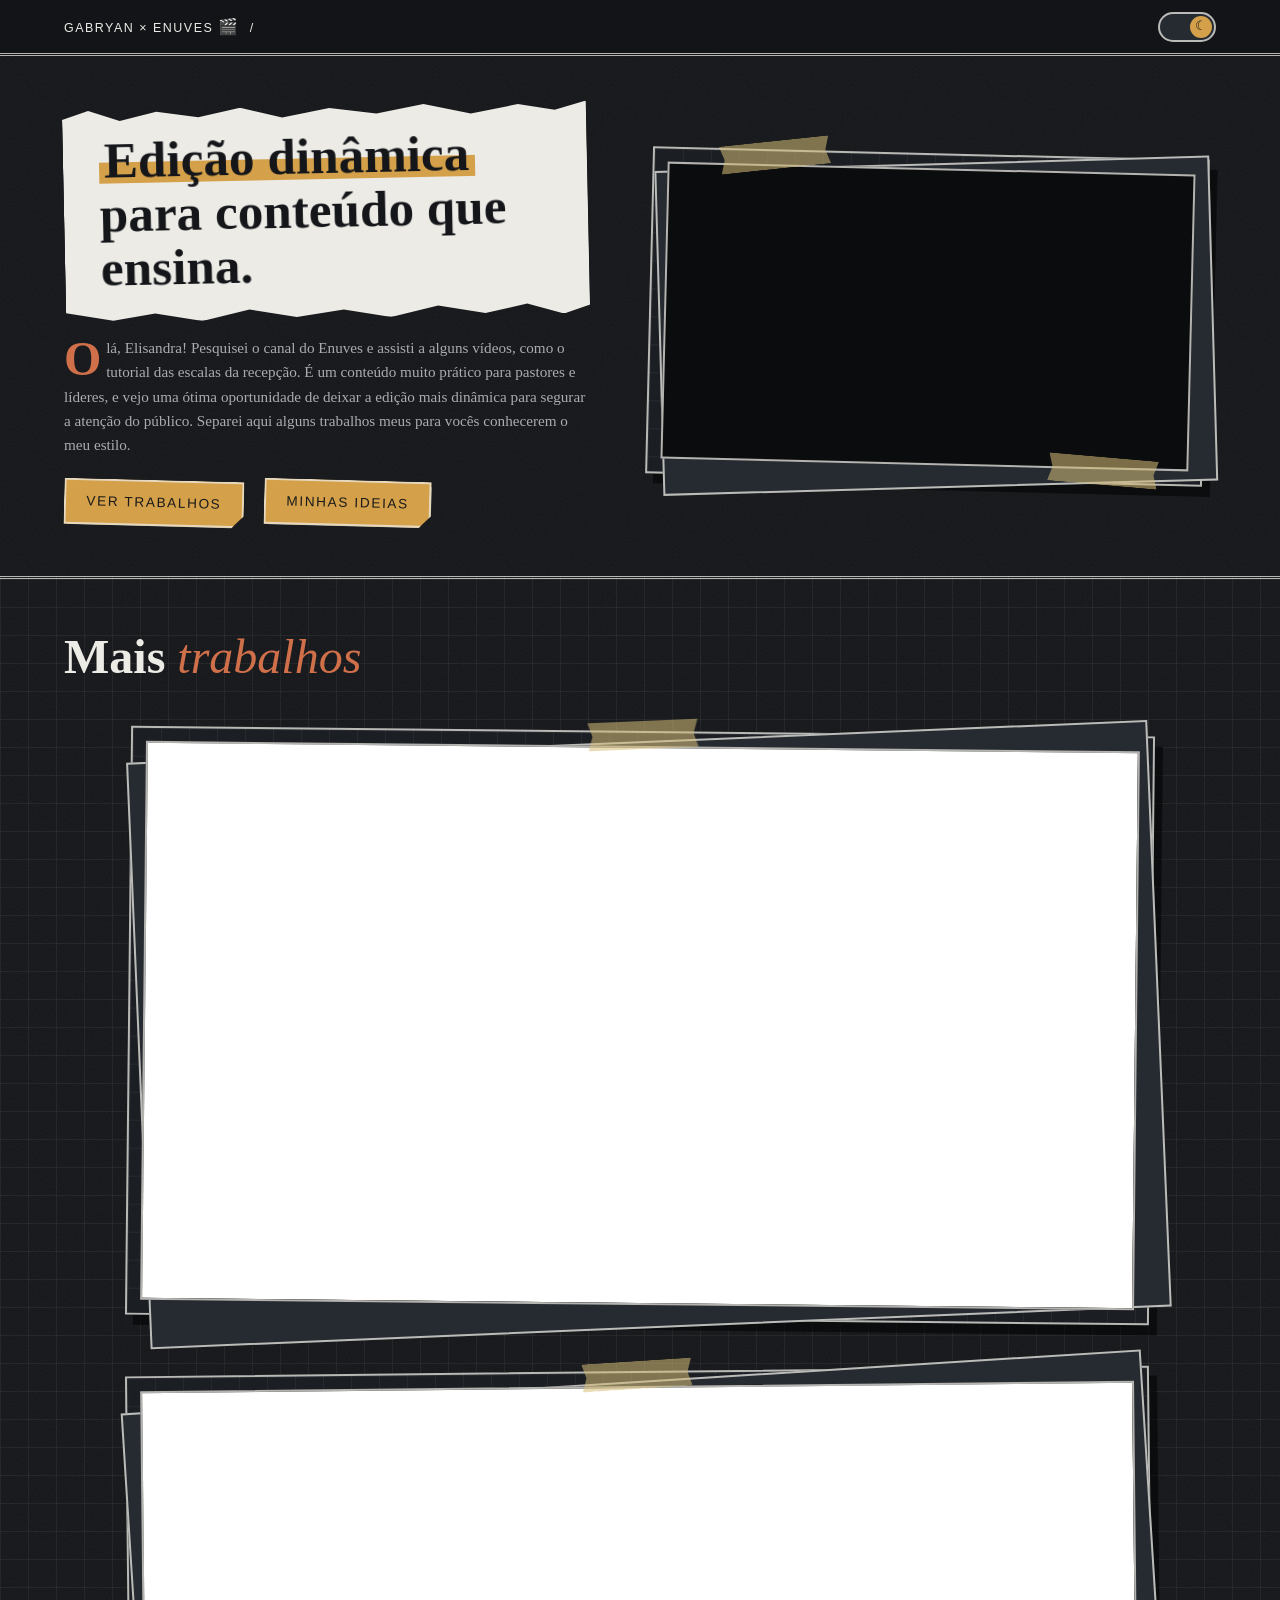
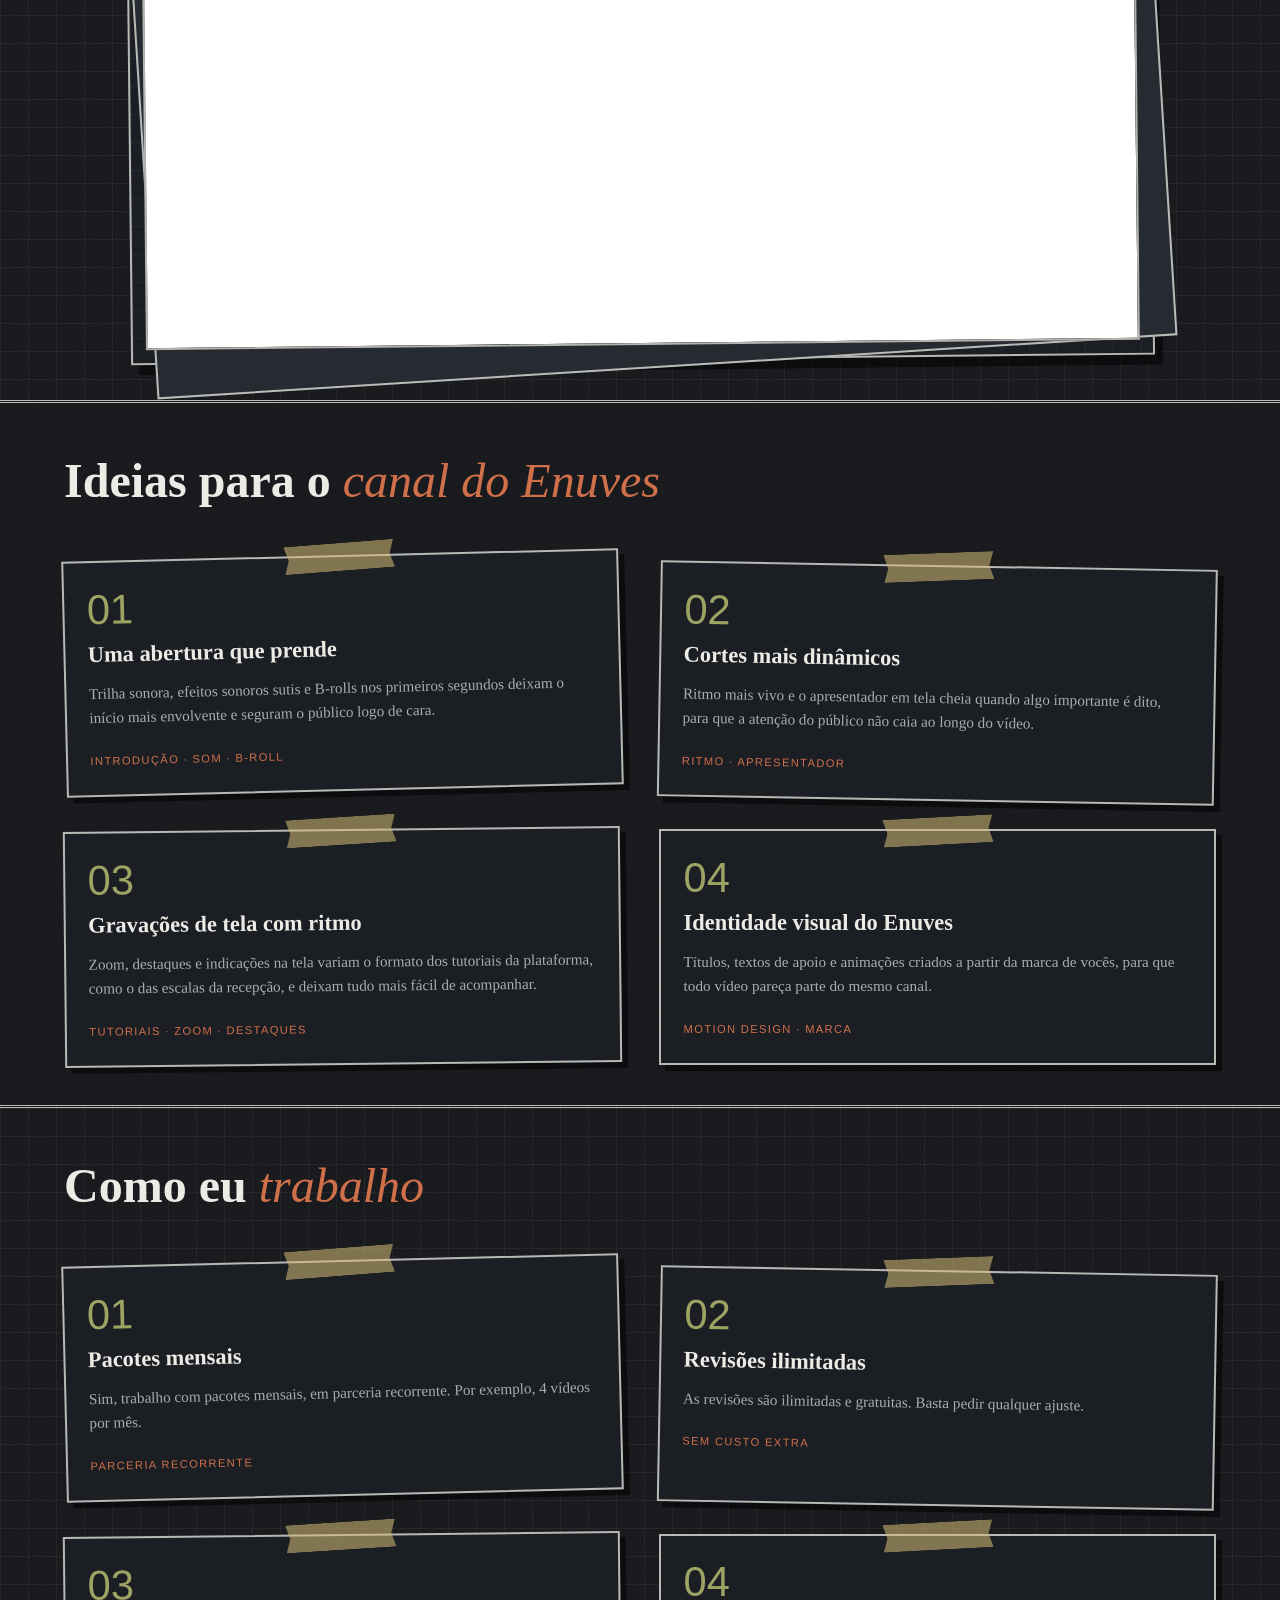
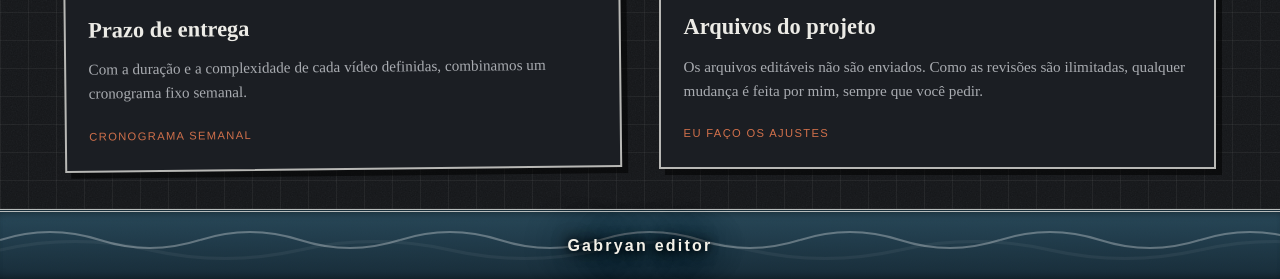
<file: Enuves/index.html>
<!DOCTYPE html>
<html lang="pt-BR" data-theme="dark">
<head>
<meta charset="UTF-8">
<meta name="viewport" content="width=device-width, initial-scale=1">
<title>Gabryan × Enuves | Edição de vídeo</title>

<!-- Private page for the Enuves team: hidden from search engines, not linked from the main site -->
<meta name="robots" content="noindex, nofollow">

<link rel="icon" href="../media/favicon/favicon.ico" sizes="any">
<link rel="icon" type="image/png" sizes="32x32" href="../media/favicon/favicon-32x32.png">
<link rel="icon" type="image/png" sizes="16x16" href="../media/favicon/favicon-16x16.png">
<link rel="apple-touch-icon" sizes="180x180" href="../media/favicon/apple-touch-icon.png">
<meta name="theme-color" content="#00aaff" />

<!-- Same theme script and stylesheet as the portfolio home page -->
<script src="../script.js" defer></script>
<link rel="stylesheet" href="../style.css">
<style>
/* Enuves: large, full-width videos in separate rows */
.works {
  grid-template-columns: 1fr;
  gap: clamp(2rem, 4vw, 3.5rem);
  max-width: 64rem;
  margin-inline: auto;
}
.works .frame {
  width: 100%;
  max-width: none;
  transform: rotate(.6deg);
}
.works .frame:nth-child(even) {
  transform: rotate(-.6deg);
}
</style>
</head>
<body>

<header class="masthead">
  <span class="masthead__brand">Gabryan × Enuves <span style="font-size: 1rem">🎬</span> &nbsp;/&nbsp;</span>
  <div class="masthead__right">
    <button class="switch" id="themeToggle" type="button" role="switch"
            aria-checked="true" aria-label="Modo escuro">
      <span class="switch__knob" aria-hidden="true"></span>
    </button>
  </div>
</header>

<main>
  <!-- ===== HERO: texto + primeiro vídeo ===== -->
  <section class="hero" id="about">
    <div class="hero__text">
      <h1 class="hero__title"><mark>Edição dinâmica</mark> para conteúdo que ensina.</h1>
      <p class="hero__bio hero__bio--full">
        Olá, Elisandra! Pesquisei o canal do Enuves e assisti a alguns vídeos, como o tutorial das escalas da recepção. É um conteúdo muito prático para pastores e líderes, e vejo uma ótima oportunidade de deixar a edição mais dinâmica para segurar a atenção do público. Separei aqui alguns trabalhos meus para vocês conhecerem o meu estilo.
      </p>
      <a class="btn" href="#trabalhos">Ver trabalhos</a>
      <a class="btn" href="#ideias">Minhas ideias</a>
    </div>

    <div class="hero__media">
      <span class="tape tape--1" aria-hidden="true"></span>
      <span class="tape tape--2" aria-hidden="true"></span>
      <figure class="frame grid-bg">
        <div class="embed">
          <iframe width="560" height="315" src="https://www.youtube.com/embed/ZFMWFO_FC8Y" title="Vídeo 1" loading="lazy" frameborder="0" allow="accelerometer; autoplay; clipboard-write; encrypted-media; gyroscope; picture-in-picture; web-share" referrerpolicy="strict-origin-when-cross-origin" allowfullscreen></iframe>
        </div>
      </figure>
    </div>
  </section>

  <!-- ===== MAIS TRABALHOS ===== -->
  <section class="section grid-bg" id="trabalhos">
    <div class="section__head">
      <h2 class="section__title">Mais <em>trabalhos</em></h2>
    </div>
    <div class="works">
      <figure class="frame grid-bg">
        <span class="tape" aria-hidden="true"></span>
        <div class="embed">
          <iframe width="560" height="315" src="https://www.youtube.com/embed/YKRhnjBdELE" title="Vídeo 2" loading="lazy" frameborder="0" allow="accelerometer; autoplay; clipboard-write; encrypted-media; gyroscope; picture-in-picture; web-share" referrerpolicy="strict-origin-when-cross-origin" allowfullscreen></iframe>
        </div>
      </figure>
      <figure class="frame grid-bg">
        <span class="tape" aria-hidden="true"></span>
        <div class="embed">
          <iframe width="560" height="315" src="https://www.youtube.com/embed/wwmrPnDzjCI" title="Vídeo 3" loading="lazy" frameborder="0" allow="accelerometer; autoplay; clipboard-write; encrypted-media; gyroscope; picture-in-picture; web-share" referrerpolicy="strict-origin-when-cross-origin" allowfullscreen></iframe>
        </div>
      </figure>
    </div>
  </section>

  <!-- ===== IDEIAS PARA O CANAL ===== -->
  <section class="section" id="ideias">
    <div class="section__head">
      <h2 class="section__title">Ideias para o <em>canal do Enuves</em></h2>
    </div>
    <div class="cards cards--four">
      <article class="card">
        <span class="tape" aria-hidden="true"></span>
        <div class="card__num">01</div>
        <h3>Uma abertura que prende</h3>
        <p>Trilha sonora, efeitos sonoros sutis e B-rolls nos primeiros segundos deixam o início mais envolvente e seguram o público logo de cara.</p>
        <span class="card__meta">Introdução · Som · B-roll</span>
      </article>
      <article class="card">
        <span class="tape" aria-hidden="true"></span>
        <div class="card__num">02</div>
        <h3>Cortes mais dinâmicos</h3>
        <p>Ritmo mais vivo e o apresentador em tela cheia quando algo importante é dito, para que a atenção do público não caia ao longo do vídeo.</p>
        <span class="card__meta">Ritmo · Apresentador</span>
      </article>
      <article class="card">
        <span class="tape" aria-hidden="true"></span>
        <div class="card__num">03</div>
        <h3>Gravações de tela com ritmo</h3>
        <p>Zoom, destaques e indicações na tela variam o formato dos tutoriais da plataforma, como o das escalas da recepção, e deixam tudo mais fácil de acompanhar.</p>
        <span class="card__meta">Tutoriais · Zoom · Destaques</span>
      </article>
      <article class="card">
        <span class="tape" aria-hidden="true"></span>
        <div class="card__num">04</div>
        <h3>Identidade visual do Enuves</h3>
        <p>Títulos, textos de apoio e animações criados a partir da marca de vocês, para que todo vídeo pareça parte do mesmo canal.</p>
        <span class="card__meta">Motion design · Marca</span>
      </article>
    </div>
  </section>

  <!-- ===== COMO EU TRABALHO ===== -->
  <section class="section grid-bg" id="como">
    <div class="section__head">
      <h2 class="section__title">Como eu <em>trabalho</em></h2>
    </div>
    <div class="cards cards--four">
      <article class="card">
        <span class="tape" aria-hidden="true"></span>
        <div class="card__num">01</div>
        <h3>Pacotes mensais</h3>
        <p>Sim, trabalho com pacotes mensais, em parceria recorrente. Por exemplo, 4 vídeos por mês.</p>
        <span class="card__meta">Parceria recorrente</span>
      </article>
      <article class="card">
        <span class="tape" aria-hidden="true"></span>
        <div class="card__num">02</div>
        <h3>Revisões ilimitadas</h3>
        <p>As revisões são ilimitadas e gratuitas. Basta pedir qualquer ajuste.</p>
        <span class="card__meta">Sem custo extra</span>
      </article>
      <article class="card">
        <span class="tape" aria-hidden="true"></span>
        <div class="card__num">03</div>
        <h3>Prazo de entrega</h3>
        <p>Com a duração e a complexidade de cada vídeo definidas, combinamos um cronograma fixo semanal.</p>
        <span class="card__meta">Cronograma semanal</span>
      </article>
      <article class="card">
        <span class="tape" aria-hidden="true"></span>
        <div class="card__num">04</div>
        <h3>Arquivos do projeto</h3>
        <p>Os arquivos editáveis não são enviados. Como as revisões são ilimitadas, qualquer mudança é feita por mim, sempre que você pedir.</p>
        <span class="card__meta">Eu faço os ajustes</span>
      </article>
    </div>
  </section>
</main>

<footer>
    <!-- Lamp: all decorative, driven by footer:hover (see "FOOTER LAMP" in the CSS) -->
    <div class="lamp__sky" aria-hidden="true">
        <span class="lamp__halo"><i></i></span>
        <span class="lamp__motes">
            <span class="lamp__mote" style="--x:-2.6rem; --dx:.9rem;  --t:4.2s; --d:0s"></span>
            <span class="lamp__mote" style="--x:-.9rem;  --dx:-.6rem; --t:3.6s; --d:.7s"></span>
            <span class="lamp__mote" style="--x:1.1rem;  --dx:.5rem;  --t:4.6s; --d:1.4s"></span>
            <span class="lamp__mote" style="--x:2.8rem;  --dx:-.9rem; --t:3.9s; --d:.3s"></span>
            <span class="lamp__mote" style="--x:-1.8rem; --dx:.4rem;  --t:5s;   --d:2.1s"></span>
            <span class="lamp__mote" style="--x:.2rem;   --dx:-.3rem; --t:4.4s; --d:2.8s"></span>
        </span>
    </div>
    <div class="lamp__pool" aria-hidden="true"><i></i></div>
    <div class="lamp" aria-hidden="true">
        <svg class="lamp__bulb" viewBox="0 0 64 100" focusable="false">
            <defs>
                <radialGradient id="lampGlass" cx="50%" cy="52%" r="58%">
                    <stop offset="0"   stop-color="#fffbe6"/>
                    <stop offset=".38" stop-color="#ffe27a"/>
                    <stop offset=".78" stop-color="#ffbf3b"/>
                    <stop offset="1"   stop-color="#ff9f1c"/>
                </radialGradient>
                <linearGradient id="lampCollar" x1="0" y1="0" x2="0" y2="1">
                    <stop offset="0" stop-color="#ffb02e" stop-opacity=".85"/>
                    <stop offset="1" stop-color="#ffb02e" stop-opacity="0"/>
                </linearGradient>
            </defs>

            <!-- OFF: glass + dark filament -->
            <path class="glass" d="M22 68 C22 60 6 52 6 34 A26 26 0 0 1 58 34 C58 52 42 60 42 68 Z"/>
            <path class="wire" d="M29 67 L27 53 L26 45 M35 67 L37 53 L38 45 M26 45 L29 39 L32 45 L35 39 L38 45"/>

            <!-- ON: warm glass, white-hot filament, rays -->
            <g class="lit"><g class="flick">
                <path class="lit-glass" d="M22 68 C22 60 6 52 6 34 A26 26 0 0 1 58 34 C58 52 42 60 42 68 Z"/>
                <path class="lit-wire" d="M29 67 L27 53 L26 45 M35 67 L37 53 L38 45 M26 45 L29 39 L32 45 L35 39 L38 45"/>
                <g class="rays"><g class="rays-pulse">
                    <path d="M65 34 H73 M60.6 17.5 L67.5 13.5 M48.5 5.4 L52.5 -1.5 M32 1 V-7 M15.5 5.4 L11.5 -1.5 M3.4 17.5 L-3.5 13.5 M-1 34 H-9"/>
                </g></g>
            </g></g>

            <path class="shine" d="M13 31 C13 22 19 15 28 12"/>

            <!-- Screw base -->
            <rect class="metal" x="20" y="66" width="24" height="6" rx="2"/>
            <rect class="metal" x="21" y="72" width="22" height="16"/>
            <path class="groove" d="M21 76 H43 M21 80 H43 M21 84 H43"/>
            <path class="metal" d="M25 88 H39 L36 96 H28 Z"/>
            <rect class="metal" x="28" y="96" width="8" height="4" rx="2"/>
            <g class="lit"><g class="flick"><rect class="lit-collar" x="20" y="66" width="24" height="14"/></g></g>
        </svg>
    </div>

    <p>
    <!-- <mark> -->
        Gabryan editor
    <!-- </mark> -->
    </p>
</footer>

</body>
</html>
</file>
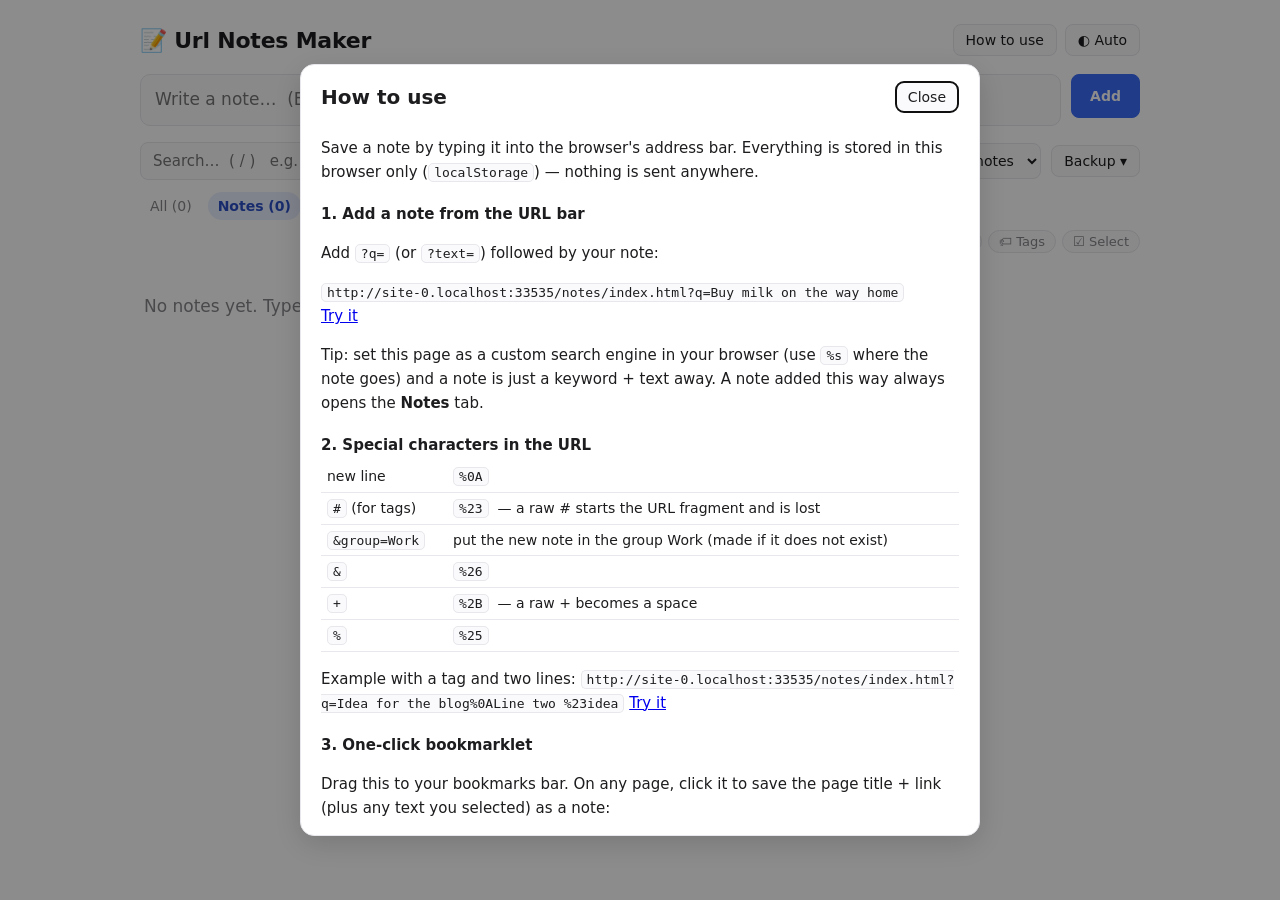
<file: notes/index.html>
<!DOCTYPE html>
<html lang="en">
<head>
<meta charset="UTF-8">
<meta name="viewport" content="width=device-width, initial-scale=1.0">
<meta name="url-notes-maker" content="3">
<title>Url Notes Maker</title>
<link rel="icon" href="data:image/svg+xml,%3Csvg xmlns='http://www.w3.org/2000/svg' viewBox='0 0 100 100'%3E%3Ctext y='.9em' font-size='90'%3E%F0%9F%93%9D%3C/text%3E%3C/svg%3E">
<style>
:root {
  --bg: #ffffff;
  --fg: #1d1d1f;
  --muted: #86868b;
  --line: #e7e7ec;
  --card: #fafafc;
  --accent: #3b6cf6;
  --accent-fg: #ffffff;
  --mark: #ffe58a;
  --tag-bg: #e8eefe;
  --tag-fg: #2a4fc7;
  --danger: #d23b3b;
  --pin: #f5a623;
  --shadow: 0 8px 30px rgba(0,0,0,.15);
  color-scheme: light;
}
@media (prefers-color-scheme: dark) {
  :root:not([data-theme="light"]) {
    --bg: #131316; --fg: #ececf0; --muted: #8e8e96; --line: #2a2a31; --card: #1a1a1f;
    --accent: #6b8cff; --accent-fg: #0b0b0f; --mark: #6b5a10; --tag-bg: #232c4a; --tag-fg: #a9bcff;
    --danger: #ff6b6b; --pin: #ffbf47; --shadow: 0 8px 30px rgba(0,0,0,.6);
    color-scheme: dark;
  }
}
:root[data-theme="dark"] {
  --bg: #131316; --fg: #ececf0; --muted: #8e8e96; --line: #2a2a31; --card: #1a1a1f;
  --accent: #6b8cff; --accent-fg: #0b0b0f; --mark: #6b5a10; --tag-bg: #232c4a; --tag-fg: #a9bcff;
  --danger: #ff6b6b; --pin: #ffbf47; --shadow: 0 8px 30px rgba(0,0,0,.6);
  color-scheme: dark;
}

* { box-sizing: border-box; }
html, body { margin: 0; min-height: 100%; }
body {
  font-family: system-ui, -apple-system, "Segoe UI", sans-serif;
  background: var(--bg);
  color: var(--fg);
  padding: 24px 20px 80px;
}
.wrap { max-width: 1000px; margin: 0 auto; }
[hidden] { display: none !important; }

header.top { display: flex; align-items: center; justify-content: space-between; gap: 12px; margin-bottom: 18px; flex-wrap: wrap; }
header.top h1 { font-size: 22px; margin: 0; letter-spacing: -.01em; }
.row { display: flex; gap: 8px; align-items: center; flex-wrap: wrap; }

button, select { font: inherit; color: inherit; cursor: pointer; }
.btn {
  border: 1px solid var(--line); background: var(--card); border-radius: 8px;
  padding: 7px 12px; font-size: 14px;
}
.btn:hover { border-color: var(--accent); }
.btn.primary { background: var(--accent); color: var(--accent-fg); border-color: var(--accent); font-weight: 600; }
.btn.danger { color: var(--danger); }
.btn.attention { border-color: var(--pin); background: color-mix(in srgb, var(--pin) 20%, var(--card)); }

/* composer */
.composer { display: flex; gap: 10px; align-items: flex-start; margin-bottom: 16px; }
.composer textarea {
  flex: 1; min-height: 52px; max-height: 40vh; resize: none; padding: 12px 14px;
  border: 1px solid var(--line); border-radius: 10px; background: var(--card); color: var(--fg);
  font: inherit; font-size: 17px; line-height: 1.5; outline: none;
}
.composer textarea:focus { border-color: var(--accent); }
.composer .btn { padding: 13px 18px; }

/* toolbar */
.toolbar { display: flex; gap: 10px; align-items: center; margin-bottom: 12px; flex-wrap: wrap; }
.toolbar input[type="search"] {
  flex: 1; min-width: 180px; padding: 9px 12px; border: 1px solid var(--line); border-radius: 8px;
  background: var(--card); color: var(--fg); font: inherit; font-size: 15px; outline: none;
}
.toolbar input[type="search"]:focus { border-color: var(--accent); }
.toolbar select.btn { padding: 8px 10px; }
.done-line { display: flex; align-items: center; justify-content: center; gap: 10px; font-size: 17px; font-weight: 700; letter-spacing: .02em; color: #fff; background: #1f9d55; border-radius: 10px; padding: 14px 16px; margin: 28px 0 18px; box-shadow: 0 2px 10px rgba(31, 157, 85, .35); }
@keyframes gflash { 0%, 100% { box-shadow: 0 0 0 0 transparent; } 30%, 70% { box-shadow: 0 0 0 4px var(--accent); background: var(--tag-bg); } }
.gblink { animation: gblink .6s ease 3; }
@keyframes gblink { 0%, 100% { box-shadow: 0 0 0 0 transparent; } 30%, 70% { box-shadow: 0 0 0 4px var(--accent); background: var(--tag-bg); } }
.gchip.gflash { animation: gflash .6s ease 3; }

details.menu { position: relative; }
details.menu summary { list-style: none; }
details.menu summary::-webkit-details-marker { display: none; }
details.menu .pop {
  position: absolute; right: 0; top: calc(100% + 6px); z-index: 20; min-width: 230px;
  background: var(--bg); border: 1px solid var(--line); border-radius: 10px; box-shadow: var(--shadow); padding: 6px;
  display: flex; flex-direction: column;
}
details.menu .pop button {
  text-align: left; border: 0; background: none; padding: 8px 10px; border-radius: 6px; font-size: 14px;
}
details.menu .pop button:hover { background: var(--card); }
details.menu .pop hr { border: 0; border-top: 1px solid var(--line); margin: 4px 0; width: 100%; }

/* tabs + tags */
.tabs { display: flex; gap: 6px; margin-bottom: 10px; align-items: center; flex-wrap: wrap; }
.tab { border: 0; background: none; padding: 6px 10px; border-radius: 999px; font-size: 14px; color: var(--muted); }
.tab[aria-pressed="true"] { background: var(--tag-bg); color: var(--tag-fg); font-weight: 600; }
.spacer { flex: 1; }
.status { font-size: 13px; color: var(--muted); }

.tags { display: flex; flex-wrap: wrap; gap: 6px; margin-bottom: 14px; }
.tags:empty { display: none; }
.chip {
  border: 1px solid var(--line); background: var(--card); border-radius: 999px; padding: 3px 10px; font-size: 13px;
}
.chip small { color: var(--muted); margin-left: 4px; }
.chip[aria-pressed="true"] { background: var(--accent); border-color: var(--accent); color: var(--accent-fg); }
.chip[aria-pressed="true"] small { color: inherit; opacity: .8; }

/* groups, tag row, popup editor */
.groupbar { display: flex; flex-wrap: wrap; gap: 6px; align-items: center; margin-bottom: 10px; }
.groupbar:empty { display: none; }
.groupbar .sp { flex: 1; }
.chip.drop { outline: 2px dashed var(--accent); }
.chip.tool { color: var(--muted); }
.chip.tool[aria-pressed="true"] { background: var(--accent); color: var(--accent-fg); border-color: var(--accent); }
.tagrow { display: flex; flex-wrap: wrap; gap: 6px; align-items: center; justify-content: space-between; margin: 6px 0 4px; }
.tagchips { display: flex; flex-wrap: wrap; gap: 5px; align-items: center; }
.tagrow .chip { padding: 1px 8px; font-size: 12.5px; color: var(--tag-fg); }
.tagrow .chip.sug { background: var(--tag-bg); border-color: var(--accent); }
.tagrow .chip.pinnedtag { border-color: var(--accent); }
.tagrow .hint { font-size: 12px; color: var(--muted); }
.tagrow select.gpick { font: inherit; font-size: 13px; border: 1px solid var(--line); background: var(--card); color: var(--fg); border-radius: 8px; padding: 2px 6px; }
.grip { cursor: grab; color: var(--muted); margin-right: 6px; user-select: none; }
.gbadge { border: 1px solid var(--line); background: var(--card); color: var(--muted); border-radius: 999px; padding: 0 8px; font-size: 12px; margin-left: 8px; }
.selbox { margin-right: 8px; }
.message.selected { outline: 2px solid var(--accent); }
#bulkBar { position: fixed; left: 50%; transform: translateX(-50%); bottom: 16px; z-index: 50; background: var(--card); border: 1px solid var(--line); border-radius: 12px; box-shadow: var(--shadow); padding: 8px 12px; display: flex; gap: 8px; align-items: center; flex-wrap: wrap; }
.grow { display: flex; gap: 8px; align-items: center; padding: 4px 0; border-bottom: 1px solid var(--line); }
.grow input { flex: 1; min-width: 80px; font: inherit; padding: 4px 8px; border: 1px solid var(--line); border-radius: 8px; background: var(--bg); color: var(--fg); }
.grow .muted, .muted { color: var(--muted); font-size: 13px; }
.grow .tagname { flex: 1; font-weight: 600; }
.editdlg { width: min(860px, calc(100vw - 24px)); }
.editdlg textarea.edit { min-height: 220px; max-height: 60vh; overflow: auto; margin: 0; }
.editnote { font-size: 12px; color: var(--muted); margin: 6px 0 0; }

/* list */
.section-label { font-size: 12px; text-transform: uppercase; letter-spacing: .08em; color: var(--muted); margin: 18px 0 8px; }
.message {
  border: 1px solid var(--line); background: var(--card); border-radius: 12px;
  padding: 12px 14px 8px; margin-bottom: 12px;
}
.message.pinned { border-left: 4px solid var(--pin); }
.message.done { background: var(--bg); border-color: transparent; color: var(--muted); box-shadow: none; }
.message.done .body, .message.done .meta, .message.done .tag { color: var(--muted); }
.message.done .ytthumb { opacity: .6; }
/* to-do groups: open notes pop out, done notes are flat #dfdfdf all over */
.message.tg-open { background: var(--bg); border: 2px solid var(--accent); border-left: 10px solid var(--accent); box-shadow: 0 3px 12px rgba(59, 108, 246, .25); }
.message.tg-open .body { font-weight: 600; }
.message.done.tg-done { background: #dfdfdf; border: 1px solid #dfdfdf; box-shadow: none; color: #777; }
.message.done.tg-done *, .message.done.tg-done button.icon { color: #777; background-color: transparent; border-color: transparent; filter: none; }
.message.done.tg-done .tag { background: #d3d3d3; }
.message.done.tg-done button.icon { opacity: .65; filter: grayscale(1); }
.message.done.tg-done button.icon:hover { opacity: 1; }
#todoLeft { position: fixed; right: 12px; top: 50%; transform: translateY(-50%); z-index: 20; display: flex; flex-direction: column; gap: 10px; }
#todoLeft button { background: var(--accent); color: var(--accent-fg); border: 0; border-radius: 999px; padding: 9px 14px; font: 700 14px/1 inherit; box-shadow: 0 3px 12px rgba(0, 0, 0, .3); cursor: pointer; }
#todoLeft button[hidden] { display: none; }
.message.done button.icon, .message.done .ytthumb ~ * button { filter: grayscale(1); opacity: .45; }
.message.done button.icon:hover { opacity: .9; }
.ytwrap { display: flex; gap: 12px; align-items: flex-start; }
.ytmain { flex: 1; min-width: 0; }
.ytthumb { flex: none; display: block; margin-top: 4px; }
.ytthumb img { display: block; width: 112px; height: 63px; object-fit: cover; border-radius: 8px; border: 1px solid var(--line); }
.ythead { display: flex; gap: 12px; align-items: center; margin: 22px 0 10px; }
.ythead:first-child { margin-top: 4px; }
.ytbig { flex: none; }
.ytbig img { display: block; width: 128px; height: 72px; object-fit: cover; border-radius: 8px; border: 1px solid var(--line); }
.ytinfo { min-width: 0; }
.yttitle { font-weight: 600; font-size: 16px; color: var(--fg); text-decoration: none; overflow-wrap: anywhere; }
.yttitle:hover { text-decoration: underline; }
.ytmeta { font-size: 12.5px; color: var(--muted); margin-top: 2px; }
@media (max-width: 560px) { .ytthumb img { width: 84px; height: 47px; } .ytbig img { width: 96px; height: 54px; } }
.message.hl-card { border-left: 4px solid var(--mark); }
.meta { font-size: 12.5px; color: var(--muted); margin-bottom: 4px; }
.meta a { color: var(--muted); }
.badge {
  display: inline-block; padding: 0 7px; border-radius: 999px; background: var(--mark); color: var(--fg);
  font-size: 12px; font-weight: 600;
}
.body, textarea.edit {
  width: 100%; font: inherit; font-size: 19px; line-height: 1.5; color: var(--fg);
  white-space: pre-wrap; overflow-wrap: anywhere; padding: 4px 6px; margin: 0 -6px; border-radius: 6px;
}
.body { cursor: text; min-height: 32px; }
.body:hover { background: color-mix(in srgb, var(--accent) 6%, transparent); }
textarea.edit {
  display: block; resize: none; border: 1px solid var(--accent); background: var(--bg); outline: none; min-height: 60px;
}
.body a { color: var(--accent); }
.body mark, .hl-quote mark, .hl-note mark { background: var(--mark); color: inherit; border-radius: 3px; padding: 0 1px; }
.tag {
  background: var(--tag-bg); color: var(--tag-fg); border-radius: 6px; padding: 0 5px; cursor: pointer;
}
.todo-box { width: 1.05em; height: 1.05em; margin: 0 .35em 0 0; vertical-align: -.1em; cursor: pointer; accent-color: var(--accent); }
.todo-text.done { text-decoration: line-through; color: var(--muted); }

/* note action buttons: big, always visible */
.actions { display: flex; gap: 6px; margin: 8px 0 4px; flex-wrap: wrap; }
.icon {
  border: 1px solid var(--line); background: var(--bg); color: var(--fg);
  min-width: 40px; height: 38px; padding: 0 11px; border-radius: 9px;
  font-size: 19px; line-height: 1; display: inline-flex; align-items: center; justify-content: center; gap: 6px;
}
.icon:hover:not(:disabled) { border-color: var(--accent); background: color-mix(in srgb, var(--accent) 10%, var(--bg)); }
.icon:disabled { opacity: .35; cursor: default; }
.icon.on { border-color: var(--pin); background: color-mix(in srgb, var(--pin) 25%, var(--bg)); }
.icon.edit-icon { font-size: 22px; font-weight: 700; }
.icon.arrow { font-size: 22px; font-weight: 800; }
.icon.danger { border-color: color-mix(in srgb, var(--danger) 55%, var(--line)); background: color-mix(in srgb, var(--danger) 10%, var(--bg)); }
.icon.danger:hover:not(:disabled) { border-color: var(--danger); background: color-mix(in srgb, var(--danger) 22%, var(--bg)); }
.icon.text { font-size: 14px; font-weight: 600; }
a.icon { text-decoration: none; }

.empty { color: var(--muted); font-size: 17px; padding: 30px 4px; line-height: 1.6; }
.note-hint { font-size: 13px; color: var(--muted); margin: 0 0 10px; }
.more-wrap { text-align: center; margin: 16px 0; }

/* toast */
#toast {
  position: fixed; left: 50%; bottom: 24px; transform: translateX(-50%) translateY(20px);
  background: var(--fg); color: var(--bg); padding: 10px 14px; border-radius: 10px; font-size: 14px;
  display: flex; gap: 14px; align-items: center; opacity: 0; pointer-events: none; transition: .2s; z-index: 50;
  max-width: calc(100vw - 32px);
}
#toast.show { opacity: 1; transform: translateX(-50%); pointer-events: auto; }
#toast button { border: 0; background: none; color: var(--accent); font-weight: 700; padding: 0; }
:root:not([data-theme]) #toast button { color: #8fb0ff; }

/* help dialog */
dialog {
  border: 1px solid var(--line); border-radius: 14px; padding: 0; background: var(--bg); color: var(--fg);
  width: min(680px, calc(100vw - 24px)); max-height: 88vh; box-shadow: var(--shadow);
}
dialog::backdrop { background: rgba(0,0,0,.45); }
.dlg-head { display: flex; justify-content: space-between; align-items: center; padding: 16px 20px 0; }
.dlg-head h2 { margin: 0; font-size: 20px; }
.dlg-body { padding: 8px 20px 20px; font-size: 15px; line-height: 1.6; overflow: auto; max-height: calc(88vh - 70px); }
.dlg-body h3 { font-size: 15px; margin: 18px 0 4px; }
.dlg-body code, .dlg-body kbd {
  background: var(--card); border: 1px solid var(--line); border-radius: 5px; padding: 1px 5px; font-size: 13px;
  overflow-wrap: anywhere;
}
.dlg-body table { border-collapse: collapse; width: 100%; font-size: 14px; }
.dlg-body td { border-bottom: 1px solid var(--line); padding: 4px 6px; }
.dlg-body ul { margin: 4px 0; padding-left: 20px; }
.bookmarklet {
  display: inline-block; padding: 8px 14px; border-radius: 8px; background: var(--accent); color: var(--accent-fg);
  text-decoration: none; font-weight: 600; cursor: grab;
}

/* userscript link + highlights view */
.link-status { font-size: 13px; color: var(--muted); }
.hl-page { margin-bottom: 22px; }
.hl-head { display: flex; gap: 8px; align-items: baseline; flex-wrap: wrap; margin: 0 2px 8px; }
.hl-site { font-weight: 700; color: var(--fg); text-decoration: none; }
.hl-site:hover { color: var(--accent); }
.hl-path { font-size: 13px; color: var(--muted); overflow-wrap: anywhere; }
.hl-quote {
  margin: 0 0 8px; padding: 6px 10px; font-size: 16px; line-height: 1.5; color: var(--muted);
  border-left: 3px solid var(--mark); background: color-mix(in srgb, var(--mark) 18%, transparent);
  border-radius: 4px; white-space: pre-wrap; overflow-wrap: anywhere;
}
.hl-note { font-size: 18px; line-height: 1.5; white-space: pre-wrap; overflow-wrap: anywhere; }

/* script section inside the help dialog */
.help-actions { display: flex; gap: 8px; flex-wrap: wrap; }
#codeDetails { margin: 8px 0 12px; }
#codeDetails summary { cursor: pointer; color: var(--accent); font-size: 14px; }
.code-view {
  margin: 8px 0 0; padding: 12px; max-height: 320px; overflow: auto;
  background: var(--card); border: 1px solid var(--line); border-radius: 8px;
  font: 12px/1.45 ui-monospace, SFMono-Regular, Menlo, Consolas, monospace; white-space: pre; tab-size: 2;
}
.dlg-body ol { margin: 4px 0; padding-left: 22px; }
</style>
</head>
<body>
<div class="wrap">

  <header class="top">
    <h1>📝 Url Notes Maker</h1>
    <div class="row">
      <span class="link-status" id="linkStatus" hidden title="Make Highlights & Notes userscript detected">🔗 Userscript linked</span>
      <button class="btn" id="backupBadge" hidden></button>
      <button class="btn" id="helpBtn" title="How to use (?)">How to use</button>
      <button class="btn" id="themeBtn" title="Theme: auto"></button>
    </div>
  </header>

  <section class="composer">
    <textarea id="composer" rows="1" placeholder="Write a note…  (Enter to save, Shift+Enter for a new line, #tags and - [ ] tasks work)"></textarea>
    <select class="btn" id="composerGroup" title="Group for the new note" hidden></select>
    <button class="btn primary" id="addBtn">Add</button>
  </section>

  <div class="toolbar">
    <input type="search" id="search" placeholder="Search…  ( / )   e.g. tag:idea  is:pinned  from:youtube" autocomplete="off">
    <select class="btn" id="sort" title="Sort order" aria-label="Sort order">
      <option value="manual">Manual order</option>
      <option value="newest">Newest first</option>
      <option value="oldest">Oldest first</option>
      <option value="edited">Recently edited</option>
      <option value="todo">To do first</option>
    </select>
    <select class="btn" id="doneFilter" title="Show done / to do notes" aria-label="Done filter">
      <option value="all">All notes</option>
      <option value="todo">☐ To do</option>
      <option value="done">☑ Done</option>
    </select>
    <details class="menu" id="backupMenu">
      <summary class="btn">Backup ▾</summary>
      <div class="pop">
        <button id="expJson">Export JSON (re-importable)</button>
        <button id="expTxt">Export TXT (readable)</button>
        <button id="expCsv">Export CSV (spreadsheet)</button>
        <hr>
        <button id="impBtn">Import JSON…</button>
        <hr>
        <button id="bkChoose">Auto-backup to a file…</button>
        <button id="bkNow" hidden>Back up now</button>
        <button id="bkStop" hidden>Stop auto-backup</button>
      </div>
    </details>
  </div>

  <div class="tabs">
    <button class="tab" id="tabAll" aria-pressed="false">All</button>
    <button class="tab" id="tabNotes" aria-pressed="true">Notes</button>
    <button class="tab" id="tabTimer" aria-pressed="false">⏱ Timer</button>
    <button class="tab" id="tabYt" aria-pressed="false">▶ YouTube</button>
    <button class="tab" id="tabHl" aria-pressed="false">Highlights</button>
    <button class="tab" id="tabTrash" aria-pressed="false">Trash</button>
    <span class="spacer"></span>
    <span class="status" id="status"></span>
  </div>

  <div class="groupbar" id="groupBar"></div>
  <div class="tags" id="tags"></div>

  <div id="messages"></div>
</div>

<div id="todoLeft"><button type="button" id="tlUp" hidden></button><button type="button" id="tlDown" hidden></button></div>
<div id="toast" role="status" aria-live="polite"></div>
<input type="file" id="importFile" accept=".json,application/json" hidden>

<dialog id="editDlg" class="editdlg"><div class="dlg-body"><div id="editSlot"></div><p class="editnote">Saved as you type · <kbd>Esc</kbd> or click outside to finish · each new line gets the date and time</p></div></dialog>

<dialog id="help">
  <div class="dlg-head">
    <h2>How to use</h2>
    <button class="btn" id="helpClose">Close</button>
  </div>
  <div class="dlg-body">
    <p>Save a note by typing it into the browser's address bar. Everything is stored in this browser only (<code>localStorage</code>) — nothing is sent anywhere.</p>

    <h3>1. Add a note from the URL bar</h3>
    <p>Add <code>?q=</code> (or <code>?text=</code>) followed by your note:</p>
    <p><code id="ex1"></code><br><a id="try1" href="#">Try it</a></p>
    <p>Tip: set this page as a custom search engine in your browser (use <code>%s</code> where the note goes) and a note is just a keyword + text away. A note added this way always opens the <b>Notes</b> tab.</p>

    <h3>2. Special characters in the URL</h3>
    <table>
      <tr><td>new line</td><td><code>%0A</code></td></tr>
      <tr><td><code>#</code> (for tags)</td><td><code>%23</code> &nbsp;— a raw # starts the URL fragment and is lost</td></tr>
      <tr><td><code>&amp;group=Work</code></td><td>put the new note in the group Work (made if it does not exist)</td></tr>
      <tr><td><code>&amp;</code></td><td><code>%26</code></td></tr>
      <tr><td><code>+</code></td><td><code>%2B</code> &nbsp;— a raw + becomes a space</td></tr>
      <tr><td><code>%</code></td><td><code>%25</code></td></tr>
    </table>
    <p>Example with a tag and two lines: <code id="ex2"></code> <a id="try2" href="#">Try it</a></p>

    <h3>3. One-click bookmarklet</h3>
    <p>Drag this to your bookmarks bar. On any page, click it to save the page title + link (plus any text you selected) as a note:</p>
    <p><a class="bookmarklet" id="bm" href="#">📝 Save to Notes</a></p>
    <p style="color:var(--muted);font-size:13px">Some sites block bookmarklets with strict security policies.</p>

    <h3>4. In the app</h3>
    <ul>
      <li><b>Tabs:</b> <i>All</i> mixes your notes and highlights by time (pinned notes stay on top), <i>Notes</i>, <i>Highlights</i> and <i>Trash</i>. The tab you were on is remembered.</li>
      <li><b>☑ Done:</b> the ☑ button on a note (next to 📌) greys it out, handy for to-do notes. Click it again to bring it back. The note stays where it is and the grey state is kept in your backup.</li>
      <li><b>Popup editor:</b> a note that arrives from the URL opens centered in a popup, ready to edit. Press <kbd>Enter</kbd> to finish; <kbd>Shift</kbd>+<kbd>Enter</kbd> or <kbd>Ctrl</kbd>+<kbd>Enter</kbd> makes a new line.</li>
      <li><b>Tag row:</b> while editing, a row of your tags (pinned first, then most used) sits under the text: click one to add it. Typing <code>#ab</code> narrows the row to matching tags; <kbd>Tab</kbd> takes the first. <b>🏷 Tags</b> pins tags and renames or merges them (fixes a typo in every note, with Undo).</li>
      <li><b>Groups:</b> a group is a folder; a note in a group still shows in its normal tab. Pick it in the editor (or the box next to Add), add <code>&amp;group=Work</code> to the URL, drag a note's ⠿ onto a group, or use <b>☑ Select</b> to move many. 📌 Pinned groups stay in the bar at the top with their note counts. Manage them with <b>📁 Groups</b>.</li>
      <li><b>Click a note</b> to edit it — it saves automatically. <kbd>Esc</kbd> or click away to finish.</li>
      <li><b>Pin</b> 📌 keeps important notes on top. <b>↑ ↓</b> reorder (only with "Manual order" and no search/filter active).</li>
      <li><b>Tags:</b> write <code>#idea</code> anywhere in a note; click a tag to filter. Links become clickable.</li>
      <li><b>Checklists:</b> start lines with <code>- [ ] </code> and tick them right on the note. The card shows how many are done.</li>
      <li><b>Delete</b> 🗑️ moves a note to the Trash (Undo appears right away). Trash is emptied after 30 days.</li>
    </ul>

    <h3>5. Search tricks</h3>
    <p>Every word you type must appear. Extras:</p>
    <table>
      <tr><td><code>tag:idea</code></td><td>notes with #idea</td></tr>
      <tr><td><code>is:pinned</code> &nbsp;<code>is:note</code> &nbsp;<code>is:highlight</code></td><td>only that kind</td></tr>
      <tr><td><code>is:todo</code> &nbsp;<code>is:open</code></td><td>has a checklist / has unticked items</td></tr>
      <tr><td><code>has:link</code></td><td>contains a link</td></tr>
      <tr><td><code>from:youtube</code></td><td>mentions or comes from that site</td></tr>
      <tr><td><code>after:2026-11-01</code> &nbsp;<code>before:today</code></td><td>by date added (<code>today</code>, <code>yesterday</code> or YYYY-MM-DD)</td></tr>
      <tr><td><code>"exact phrase"</code></td><td>quotes keep words together</td></tr>
    </table>

    <h3>6. Backup &amp; import</h3>
    <ul>
      <li><b>JSON</b> keeps everything (pins, order, dates, trash). Use it for backups and moving between browsers or devices.</li>
      <li><b>Daily automatic backup:</b> the first time you open this page on a new day, if notes or highlights changed since your last backup, the page downloads a backup file by itself (<code>url-notes-DATE_TIME.json</code>, saved in your browser's download folder) and shows a short message. If your browser asks where to save, allow downloads from this site.</li>
      <li><b>TXT</b> and <b>CSV</b> are export-only, for reading or opening in a spreadsheet.</li>
      <li><b>Import</b> merges: notes you already have are skipped, nothing is overwritten.</li>
      <li><b>Auto-backup</b> (Chrome / Edge): pick a file once and the site rewrites it whenever your notes change. After restarting the browser, click <i>💾 Resume backup</i> once to allow it again. If this browser ever has no notes but the file does, it offers to restore instead of overwriting the file.</li>
    </ul>

    <h3 id="scriptHelp">7. Companion script for Tampermonkey: Make Highlights &amp; Notes</h3>
    <p>An optional, free userscript that works on <b>every website</b>: select text, attach a note, and the text stays highlighted whenever you come back to that page. It also connects to this site, so highlights and quick notes from any page end up here. Everything stays in your browser; nothing is uploaded.</p>

    <p><b>How to install</b></p>
    <ol>
      <li>Install the <b>Tampermonkey</b> extension from your browser's extension store (Chrome, Edge, Firefox and Safari are supported). Newer versions of Chrome and Edge may ask you to switch on <i>Allow user scripts</i> (or <i>Developer mode</i>) in the extension's details page.</li>
      <li>Click <b>Copy script</b> below. The copy is already set to this site's address.</li>
      <li>Click the Tampermonkey icon, choose <b>Create a new script…</b>, select everything in the editor, paste, and press <kbd>Ctrl</kbd>+<kbd>S</kbd>.</li>
      <li>Reload this page. When it works you'll see <b>🔗 Userscript linked</b> at the top.</li>
    </ol>
    <p class="help-actions">
      <button class="btn primary" id="copyScript">Copy script</button>
      <button class="btn" id="downloadScript">Download .user.js</button>
    </p>
    <details id="codeDetails">
      <summary>Show the code (worth a read before you install anything)</summary>
      <pre class="code-view" id="codeView" tabindex="0"></pre>
    </details>

    <p><b>Using it</b></p>
    <ul>
      <li><kbd>Alt</kbd>+<kbd>Shift</kbd>+<kbd>H</kbd> opens the panel (select text first to add a note to it). Its <i>Sort by</i> menu lists a page's notes by date added or in the order they appear on the page. The <i>All notes</i> button lists everything you saved, across pages, with search and JSON import/export.</li>
      <li>Highlights need a recent browser (it uses the CSS Custom Highlights feature). It also works on single-page sites like YouTube.</li>
    </ul>

    <p><b>What it adds to this site</b> (the script v2.5 or newer):</p>
    <ul>
      <li><b>Send to this site:</b> on any page press <kbd>Alt</kbd>+<kbd>Shift</kbd>+<kbd>N</kbd> (or use the script's <i>Send to site</i> button / Tampermonkey menu). The selected quote, your note, the page link and a tag for the site's domain are queued, and arrive here the next time this page is open (instantly if it's open already). On YouTube the link opens the video at the moment you sent it.</li>
      <li><b>▶ YouTube tab:</b> notes sent from the YouTube Timestamp Comments script (title, video link, then <code>[12:34] comment</code> with its link), grouped by video with the thumbnail, newest video first. They are kept out of the Notes tab but still appear in All, where they show a small thumbnail too.</li>
      <li><b>⏱ Timer tab:</b> notes and day summaries sent by your timer site (through the userscript), grouped by day, with a chip per timer (Work, Workflow, …) and one for summaries. They are kept out of the Notes tab but still appear in All; search and tags work as usual.</li>
      <li><b>Highlights tab:</b> a read-only, searchable view of everything you highlighted with the script, grouped by page. <i>Open page</i> jumps to the highlighted text when the browser supports it. Edit highlights on the page itself.</li>
      <li>The script's <b>All notes</b> panel can show these notes too (Highlights / Site notes / Both), refreshed whenever this page is open.</li>
      <li>The JSON backup also includes your highlights while the script is linked on this page (a warning appears if it is not). <b>Importing</b> a backup here puts the highlights back into the script (merged, duplicates skipped, nothing deleted); this needs Highlights script 3.1 or newer. The script's own Import reads the same file.</li>
    </ul>

    <h3>Shortcuts</h3>
    <table>
      <tr><td><kbd>/</kbd></td><td>Search</td></tr>
      <tr><td><kbd>n</kbd></td><td>New note</td></tr>
      <tr><td><kbd>Enter</kbd></td><td>Save the new note (or finish editing)</td></tr>
      <tr><td><kbd>Shift</kbd> + <kbd>Enter</kbd> &nbsp;or&nbsp; <kbd>Ctrl</kbd>/<kbd>⌘</kbd> + <kbd>Enter</kbd></td><td>New line inside a note</td></tr>
      <tr><td><kbd>?</kbd></td><td>Open this help</td></tr>
    </table>
  </div>
</dialog>

<!-- Full source of the companion userscript. Shown and copied from the help dialog. -->
<script type="text/plain" id="userscriptSrc">// ==UserScript==
// @name         🟨 Make Highlights & Notes
// @namespace    local.make-highlights-notes
// @version      3.1
// @description  Highlight selected text, attach notes, and browse, search, import, and export notes across pages. Works on single-page apps like YouTube. Can send notes to your Url Notes site.
// @match        *://*/*
// @run-at       document-idle
// @noframes
// @grant        GM_getValue
// @grant        GM_setValue
// @grant        GM_addValueChangeListener
// @grant        GM_registerMenuCommand
// ==/UserScript==

(() => {
  'use strict';

  if (window.__makeHighlightsNotesInstalled) return;
  window.__makeHighlightsNotesInstalled = true;

  if (!window.CSS?.highlights || !window.Highlight) {
    console.error('Highlights & Notes: this browser does not support CSS Custom Highlights.');
    return;
  }

  if (typeof GM_getValue !== 'function' || typeof GM_setValue !== 'function') {
    console.error('Highlights & Notes: Tampermonkey storage is unavailable. Check the @grant settings.');
    return;
  }

  // Your Url Notes site. The bridge only runs on these origins + path, so no
  // other website can read your notes. Edit here if the site ever moves.
  const SITE = {
    origins: ['https://gabryan.com', 'https://www.gabryan.com'],
    path: '/notes'
  };
  const DEFAULT_SITE_URL = 'https://gabryan.com/notes/';
  const MAX_QUOTE_LENGTH = 2000;
  const ALL_NOTES_PAGE = 40;   // rows drawn at once in the All notes panel (keeps it light)

  const isNotesSite =
    SITE.origins.includes(location.origin) &&
    (location.pathname === SITE.path || location.pathname.startsWith(`${SITE.path}/`));

  // Each page gets its own key. On YouTube watch pages the video id is part of
  // the key, because every video shares the same /watch path.
  function computePageKey() {
    let key = `${location.origin}${location.pathname}`;

    try {
      const url = new URL(location.href);
      const isYouTube = /(^|\.)youtube\.com$/.test(url.hostname);
      const videoId = url.searchParams.get('v');

      if (isYouTube && url.pathname === '/watch' && videoId) {
        key += `?v=${videoId}`;
      }
    } catch {
      // Fall back to origin + pathname.
    }

    return key;
  }

  let pageUrl = computePageKey();
  const storeKey = 'make-highlights-notes:shared-store:v1';
  const outboxKey = 'make-highlights-notes:outbox:v1';
  const snapshotKey = 'make-highlights-notes:site-snapshot:v1';
  const filterKey = 'make-highlights-notes:all-notes-filter:v1';
  const panelSortKey = 'make-highlights-notes:panel-sort:v1';

  const annotations = [];
  let pendingRange = null;
  let restoreTimer = null;
  let interfaceActive = false;

  // All notes panel: which notes to show ('both' | 'highlights' | 'site'),
  // a cached search index, and how many rows are drawn.
  let allNotesFilter = 'both';
  let allIndex = null;
  let allNotesLimit = ALL_NOTES_PAGE;

  // Main panel: how this page's notes are listed ('oldest' | 'newest' | 'page').
  // 'oldest' is the original behavior.
  let panelSort = 'oldest';
  let renderedOrder = [];

  try {
    const savedSort = GM_getValue(panelSortKey, 'oldest');
    if (['oldest', 'newest', 'page'].includes(savedSort)) panelSort = savedSort;
  } catch {
    // Keep the default.
  }

  try {
    const savedFilter = GM_getValue(filterKey, 'both');
    if (['both', 'highlights', 'site'].includes(savedFilter)) allNotesFilter = savedFilter;
  } catch {
    // Keep the default.
  }

  function invalidateAllIndex() {
    allIndex = null;
  }

  function readStore() {
    try {
      const store = GM_getValue(storeKey, {});
      return store && typeof store === 'object' && !Array.isArray(store)
        ? store
        : {};
    } catch (error) {
      console.warn('Highlights & Notes: could not read shared notes.', error);
      return {};
    }
  }

  function writeStore(store) {
    try {
      GM_setValue(storeKey, store);
    } catch (error) {
      console.warn('Highlights & Notes: could not save shared notes.', error);
    }
    invalidateAllIndex();
  }

  function readList(key) {
    try {
      const value = GM_getValue(key, []);
      return Array.isArray(value) ? value : [];
    } catch {
      return [];
    }
  }

  function writeValue(key, value) {
    try {
      GM_setValue(key, value);
    } catch (error) {
      console.warn('Highlights & Notes: could not save data.', error);
    }
    invalidateAllIndex();
  }

  function readSnapshot() {
    try {
      const snapshot = GM_getValue(snapshotKey, null);
      return snapshot && typeof snapshot === 'object' && Array.isArray(snapshot.notes)
        ? snapshot
        : null;
    } catch {
      return null;
    }
  }

  function normalizeAnnotations(saved) {
    if (!Array.isArray(saved)) return [];

    return saved.map(item => ({
      text: String(item?.text || ''),
      note: String(item?.note || ''),
      prefix: String(item?.prefix || ''),
      suffix: String(item?.suffix || ''),
      createdAt: typeof item?.createdAt === 'string' ? item.createdAt : '',
      updatedAt: typeof item?.updatedAt === 'string' ? item.updatedAt : '',
      range: null
    })).filter(item => item.text && item.note);
  }

  function annotationIdentity(item) {
    return JSON.stringify([
      item.text,
      item.note,
      item.prefix,
      item.suffix
    ]);
  }

  function mergeAnnotations(existing, incoming) {
    const merged = [];
    const identities = new Set();

    for (const item of [...existing, ...incoming]) {
      const identity = annotationIdentity(item);
      if (identities.has(identity)) continue;

      identities.add(identity);
      merged.push(item);
    }

    return merged;
  }

  function loadAnnotationsForPage() {
    annotations.length = 0;

    try {
      const store = readStore();

      if (Array.isArray(store[pageUrl])) {
        annotations.push(...normalizeAnnotations(store[pageUrl]));
        return;
      }

      let legacySaved = [];

      try {
        legacySaved = JSON.parse(
          localStorage.getItem(`make-highlights-notes:${pageUrl}`) || '[]'
        );
      } catch {
        // Ignore invalid or unavailable legacy localStorage data.
      }

      const migrated = normalizeAnnotations(legacySaved);
      if (migrated.length) {
        annotations.push(...migrated);
        store[pageUrl] = migrated.map(({
          text, note, prefix, suffix, createdAt, updatedAt
        }) => ({
          text,
          note,
          prefix,
          suffix,
          createdAt,
          updatedAt
        }));
        writeStore(store);
      }
    } catch (error) {
      console.warn('Highlights & Notes: could not load saved annotations.', error);
    }
  }

  loadAnnotationsForPage();

  const highlight = new Highlight();
  CSS.highlights.set('make-highlights-notes', highlight);

  const highlightStyle = document.createElement('style');
  highlightStyle.textContent = `
    ::highlight(make-highlights-notes) {
      background-color: #ffe66d;
      color: #111;
    }
  `;
  (document.head || document.documentElement).appendChild(highlightStyle);

  const host = document.createElement('div');
  host.style.cssText = `
    position: fixed;
    inset: 0;
    z-index: 2147483647;
    pointer-events: none;
    display: none;
  `;
  (document.body || document.documentElement).appendChild(host);

  // YouTube listens for single-key shortcuts (k, f, m, j, l...) on the document.
  // Events from inside a shadow root are retargeted to the host, so YouTube
  // cannot tell we are typing in an input. Stop keys from leaving our UI.
  for (const type of ['keydown', 'keyup', 'keypress']) {
    host.addEventListener(type, event => event.stopPropagation());
  }

  const shadow = host.attachShadow({ mode: 'open' });

  const uiStyle = document.createElement('style');
  uiStyle.textContent = `
    * { box-sizing: border-box; }

    #panel,
    #all-notes {
      position: fixed;
      top: 12px;
      width: 340px;
      max-height: 65vh;
      overflow: auto;
      padding: 12px;
      color: #222;
      background: #fff;
      border: 1px solid #bbb;
      border-radius: 10px;
      box-shadow: 0 3px 16px rgba(0,0,0,.2);
      font: 14px/1.4 system-ui, -apple-system, BlinkMacSystemFont, "Segoe UI", sans-serif;
      pointer-events: auto;
    }

    #panel {
      right: 12px;
      display: block;
    }

    #all-notes {
      left: 12px;
      display: none;
      width: min(400px, calc(100vw - 24px));
    }

    #panel-header,
    #all-notes-header {
      display: flex;
      align-items: center;
      gap: 8px;
      margin-bottom: 8px;
    }

    #panel h3,
    #all-notes h3 {
      flex: 1;
      margin: 0;
      font-size: 16px;
    }

    #pill {
      display: none;
      position: fixed;
      top: 12px;
      right: 12px;
      align-items: center;
      gap: 8px;
      padding: 12px;
      background: #fff;
      border: 1px solid #bbb;
      border-radius: 10px;
      box-shadow: 0 3px 16px rgba(0,0,0,.2);
      pointer-events: auto;
      font: 13px system-ui, -apple-system, BlinkMacSystemFont, "Segoe UI", sans-serif;
    }

    #hint {
      color: #666;
      font-size: 12px;
      margin-bottom: 6px;
    }

    .sort-row {
      display: none;
      align-items: center;
      gap: 8px;
      margin: 10px 0 0;
      color: #555;
      font-size: 12px;
    }

    .sort-row select {
      flex: 1;
      min-width: 0;
      padding: 5px 6px;
      color: #222;
      background: #fff;
      border: 1px solid #bbb;
      border-radius: 5px;
      cursor: pointer;
      font: 13px system-ui, -apple-system, BlinkMacSystemFont, "Segoe UI", sans-serif;
    }

    .item {
      margin-top: 9px;
      padding: 10px;
      background: #f0f7ff;
      border: 1px solid #d5e7f7;
      border-left: 3px solid #6ba5d7;
      border-radius: 8px;
    }

    .quote {
      color: #3d5265;
      font-size: 12px;
      margin-bottom: 8px;
      padding: 6px 8px;
      background: #e5f0fa;
      border-radius: 5px;
    }

    .note {
      color: #222;
      white-space: pre-wrap;
      overflow-wrap: anywhere;
      margin-bottom: 4px;
    }

    .timestamp {
      display: block;
      margin: 5px 0;
      color: #666;
      font-size: 11px;
    }

    .clamped {
      display: -webkit-box;
      -webkit-box-orient: vertical;
      -webkit-line-clamp: 2;
      line-clamp: 2;
      overflow: hidden;
    }

    .more-button {
      display: none;
      margin: 2px 0 5px;
      padding: 2px 0;
      color: #28699e;
      background: transparent;
      border: 0;
      cursor: pointer;
      font: 12px system-ui, -apple-system, BlinkMacSystemFont, "Segoe UI", sans-serif;
    }

    button {
      border: 0;
      border-radius: 5px;
      padding: 6px 9px;
      cursor: pointer;
      font: 13px system-ui, -apple-system, BlinkMacSystemFont, "Segoe UI", sans-serif;
    }

    #add,
    #add-pill {
      background: #ffe66d;
      color: #222;
    }

    #add {
      margin-right: 8px;
    }

    #add.flash-red,
    #add-pill.flash-red {
      background: #ff5a5a;
      color: #fff;
      animation: note-flash 0.35s ease;
    }

    @keyframes note-flash {
      0%   { background: #ff5a5a; transform: scale(1); }
      50%  { background: #ff7b7b; transform: scale(1.04); }
      100% { background: #ffe66d; transform: scale(1); }
    }

    .small {
      margin: 6px 5px 0 0;
      background: #e3edf6;
      color: #263b4d;
    }

    #empty,
    #all-notes-empty {
      color: #666;
      font-size: 13px;
    }

    .icon-button {
      display: inline-flex;
      align-items: center;
      justify-content: center;
      min-width: 30px;
      min-height: 30px;
      padding: 4px 8px;
      color: #333;
      background: #eee;
      touch-action: none;
      user-select: none;
    }

    .grab-handle {
      cursor: grab;
      font-size: 17px;
      line-height: 1;
      letter-spacing: -2px;
    }

    .grab-handle:active {
      cursor: grabbing;
    }

    .toggle-button {
      font-size: 18px;
      line-height: 1;
    }

    .all-notes-entry {
      display: flex;
      align-items: center;
      gap: 9px;
      margin-top: 8px;
      padding: 9px;
      color: #263b4d;
      background: #f0f7ff;
      border: 1px solid #d5e7f7;
      border-radius: 7px;
      text-decoration: none;
      overflow-wrap: anywhere;
    }

    .all-notes-entry:hover {
      background: #e5f0fa;
    }

    .site-favicon {
      flex: 0 0 20px;
      width: 20px;
      height: 20px;
      object-fit: contain;
    }

    .site-details {
      min-width: 0;
      overflow-wrap: anywhere;
    }

    .site-path {
      display: block;
      margin-top: 2px;
      color: #526579;
      font-size: 12px;
      overflow-wrap: anywhere;
    }

    .all-notes-count {
      display: block;
      margin-top: 3px;
      color: #666;
      font-size: 12px;
    }

    .site-heading {
      margin: 12px 0 2px;
      color: #263b4d;
      font-size: 12px;
      font-weight: 600;
      text-transform: uppercase;
      letter-spacing: .06em;
    }

    .site-pending {
      margin-top: 8px;
      padding: 8px 10px;
      color: #7a5200;
      background: #fff6dc;
      border: 1px solid #f0dca0;
      border-radius: 7px;
      font-size: 12px;
    }

    #all-notes-filter {
      display: flex;
      gap: 6px;
      margin: 4px 0 8px;
    }

    .filter-button {
      flex: 1;
      margin: 0;
      padding: 6px 4px;
      color: #263b4d;
      background: #e3edf6;
      border: 1px solid transparent;
    }

    .filter-button.active {
      color: #222;
      background: #ffe66d;
      border-color: #d9c24a;
      font-weight: 600;
    }

    .site-icon {
      flex: 0 0 20px;
      width: 20px;
      font-size: 16px;
      line-height: 20px;
      text-align: center;
    }

    .show-more {
      margin: 10px 0 0;
    }

    .site-note-text {
      display: -webkit-box;
      -webkit-box-orient: vertical;
      -webkit-line-clamp: 3;
      line-clamp: 3;
      overflow: hidden;
      white-space: pre-wrap;
      overflow-wrap: anywhere;
    }

    #all-notes-search {
      display: block;
      width: 100%;
      margin: 6px 0 10px;
      padding: 8px;
      border: 1px solid #bbb;
      border-radius: 6px;
      font: inherit;
    }

    #all-notes-actions {
      display: flex;
      flex-wrap: wrap;
      gap: 6px;
      margin: 6px 0 10px;
    }

    #all-notes-actions .small {
      margin: 0;
    }
  `;
  shadow.appendChild(uiStyle);

  // Small confirmation message that works even when the main interface is closed.
  const toastHost = document.createElement('div');
  toastHost.style.cssText = `
    position: fixed;
    left: 50%;
    bottom: 24px;
    transform: translateX(-50%);
    z-index: 2147483647;
    pointer-events: none;
  `;
  const toastShadow = toastHost.attachShadow({ mode: 'open' });
  const toastStyle = document.createElement('style');
  toastStyle.textContent = `
    .toast {
      padding: 9px 14px;
      color: #fff;
      background: #222;
      border-radius: 8px;
      box-shadow: 0 3px 16px rgba(0,0,0,.3);
      font: 13px system-ui, -apple-system, BlinkMacSystemFont, "Segoe UI", sans-serif;
      opacity: 0;
      transition: opacity .2s;
    }
    .toast.show { opacity: 1; }
  `;
  const toastEl = document.createElement('div');
  toastEl.className = 'toast';
  toastShadow.append(toastStyle, toastEl);
  (document.body || document.documentElement).appendChild(toastHost);

  let toastTimer = null;

  function showToast(message) {
    toastEl.textContent = message;
    toastEl.classList.add('show');
    clearTimeout(toastTimer);
    toastTimer = setTimeout(() => toastEl.classList.remove('show'), 2600);
  }

  const panel = document.createElement('aside');
  panel.id = 'panel';

  const panelHeader = document.createElement('div');
  panelHeader.id = 'panel-header';

  const panelGrab = document.createElement('button');
  panelGrab.className = 'icon-button grab-handle';
  panelGrab.type = 'button';
  panelGrab.textContent = '⠿';
  panelGrab.title = 'Drag panel';
  panelGrab.setAttribute('aria-label', 'Drag panel');

  const hideButton = document.createElement('button');
  hideButton.className = 'icon-button toggle-button';
  hideButton.type = 'button';
  hideButton.textContent = '−';
  hideButton.title = 'Minimize panel';
  hideButton.setAttribute('aria-label', 'Minimize panel');

  const heading = document.createElement('h3');
  heading.textContent = 'Highlights & notes';

  panelHeader.append(panelGrab, hideButton, heading);
  panel.appendChild(panelHeader);

  const hint = document.createElement('div');
  hint.id = 'hint';
  hint.textContent = 'Select text on the page to annotate it (Alt+Shift+H). Alt+Shift+N sends a note to your notes site.';
  panel.appendChild(hint);

  const panelAddButton = document.createElement('button');
  panelAddButton.id = 'add';
  panelAddButton.type = 'button';
  panelAddButton.textContent = 'Add note';
  panelAddButton.title = 'Add a note to the current selection';
  panelAddButton.setAttribute('aria-label', 'Add a note to the current selection');

  const openAllNotesButton = document.createElement('button');
  openAllNotesButton.className = 'small';
  openAllNotesButton.type = 'button';
  openAllNotesButton.textContent = 'All notes';
  openAllNotesButton.title = 'See pages with saved notes';

  const panelSendButton = document.createElement('button');
  panelSendButton.className = 'small';
  panelSendButton.type = 'button';
  panelSendButton.textContent = 'Send to site';
  panelSendButton.title = 'Send the selection and a note to your Url Notes site (Alt+Shift+N)';
  panelSendButton.setAttribute('aria-label', 'Send to Url Notes site');

  panel.append(panelAddButton, openAllNotesButton, panelSendButton);

  // Sort this page's notes by date added, or by where the text sits on the page.
  const sortRow = document.createElement('label');
  sortRow.className = 'sort-row';

  const sortLabel = document.createElement('span');
  sortLabel.textContent = 'Sort by';

  const sortSelect = document.createElement('select');
  sortSelect.title = 'How to list the notes on this page';
  sortSelect.setAttribute('aria-label', 'Sort notes on this page');

  for (const [value, label] of [
    ['oldest', 'Date added · oldest first'],
    ['newest', 'Date added · newest first'],
    ['page', 'Order in page']
  ]) {
    const option = document.createElement('option');
    option.value = value;
    option.textContent = label;
    sortSelect.appendChild(option);
  }

  sortSelect.value = panelSort;
  sortSelect.addEventListener('change', () => {
    panelSort = ['oldest', 'newest', 'page'].includes(sortSelect.value) ? sortSelect.value : 'oldest';

    try {
      GM_setValue(panelSortKey, panelSort);
    } catch {
      // The choice just will not be remembered.
    }

    // The order in the page needs fresh positions.
    if (panelSort === 'page') restoreAnnotations();
    renderAnnotations();
  });

  sortRow.append(sortLabel, sortSelect);
  panel.appendChild(sortRow);

  const itemsEl = document.createElement('div');
  itemsEl.id = 'items';
  panel.appendChild(itemsEl);

  const emptyEl = document.createElement('div');
  emptyEl.id = 'empty';
  emptyEl.textContent = 'No annotations yet.';
  panel.appendChild(emptyEl);

  const pill = document.createElement('div');
  pill.id = 'pill';

  const pillGrab = document.createElement('button');
  pillGrab.className = 'icon-button grab-handle';
  pillGrab.type = 'button';
  pillGrab.textContent = '⠿';
  pillGrab.title = 'Drag minimized panel';
  pillGrab.setAttribute('aria-label', 'Drag minimized panel');

  const showButton = document.createElement('button');
  showButton.className = 'icon-button toggle-button';
  showButton.type = 'button';
  showButton.textContent = '▣';
  showButton.title = 'Show highlights and notes';
  showButton.setAttribute('aria-label', 'Show highlights and notes');

  const pillAddButton = document.createElement('button');
  pillAddButton.id = 'add-pill';
  pillAddButton.type = 'button';
  pillAddButton.textContent = 'Add note';
  pillAddButton.title = 'Add a note to the current selection';
  pillAddButton.setAttribute('aria-label', 'Add a note to the current selection');

  const pillAllNotesButton = document.createElement('button');
  pillAllNotesButton.className = 'icon-button';
  pillAllNotesButton.type = 'button';
  pillAllNotesButton.textContent = 'All';
  pillAllNotesButton.title = 'See pages with saved notes';
  pillAllNotesButton.setAttribute('aria-label', 'See pages with saved notes');

  const pillSendButton = document.createElement('button');
  pillSendButton.className = 'icon-button';
  pillSendButton.type = 'button';
  pillSendButton.textContent = 'Send';
  pillSendButton.title = 'Send the selection and a note to your Url Notes site (Alt+Shift+N)';
  pillSendButton.setAttribute('aria-label', 'Send to Url Notes site');

  pill.append(pillGrab, showButton, pillAddButton, pillAllNotesButton, pillSendButton);

  const allNotesPanel = document.createElement('aside');
  allNotesPanel.id = 'all-notes';

  const allNotesHeader = document.createElement('div');
  allNotesHeader.id = 'all-notes-header';

  const allNotesHeading = document.createElement('h3');
  allNotesHeading.textContent = 'All notes';

  const closeAllNotesButton = document.createElement('button');
  closeAllNotesButton.className = 'icon-button';
  closeAllNotesButton.type = 'button';
  closeAllNotesButton.textContent = '×';
  closeAllNotesButton.title = 'Close all notes';
  closeAllNotesButton.setAttribute('aria-label', 'Close all notes');

  allNotesHeader.append(allNotesHeading, closeAllNotesButton);

  const searchInput = document.createElement('input');
  searchInput.id = 'all-notes-search';
  searchInput.type = 'search';
  searchInput.placeholder = 'Search pages, highlighted text, or notes…';
  searchInput.setAttribute('aria-label', 'Search all notes');

  // Show only your highlights, only the notes from your Url Notes site, or both.
  const allNotesFilterBar = document.createElement('div');
  allNotesFilterBar.id = 'all-notes-filter';

  const filterButtons = {};
  for (const [name, label] of [['both', 'Both'], ['highlights', 'Highlights'], ['site', 'Site notes']]) {
    const button = document.createElement('button');
    button.className = 'filter-button';
    button.type = 'button';
    button.textContent = label;
    button.addEventListener('click', () => {
      allNotesFilter = name;
      allNotesLimit = ALL_NOTES_PAGE;
      try {
        GM_setValue(filterKey, name);
      } catch {
        // The choice just will not be remembered.
      }
      renderAllNotes();
    });
    filterButtons[name] = button;
    allNotesFilterBar.appendChild(button);
  }

  const allNotesActions = document.createElement('div');
  allNotesActions.id = 'all-notes-actions';

  const exportButton = document.createElement('button');
  exportButton.className = 'small';
  exportButton.type = 'button';
  exportButton.textContent = 'Export JSON';

  const importButton = document.createElement('button');
  importButton.className = 'small';
  importButton.type = 'button';
  importButton.textContent = 'Import JSON';

  const importInput = document.createElement('input');
  importInput.type = 'file';
  importInput.accept = 'application/json,.json';
  importInput.style.display = 'none';

  allNotesActions.append(exportButton, importButton);

  const allNotesList = document.createElement('div');
  allNotesList.id = 'all-notes-list';

  const allNotesEmpty = document.createElement('div');
  allNotesEmpty.id = 'all-notes-empty';
  allNotesEmpty.textContent = 'No saved notes on any pages yet.';

  allNotesPanel.append(
    allNotesHeader,
    searchInput,
    allNotesFilterBar,
    allNotesActions,
    importInput,
    allNotesList,
    allNotesEmpty
  );

  shadow.append(panel, pill, allNotesPanel);

  function placeAt(element, left, top) {
    const rect = element.getBoundingClientRect();
    const maxLeft = Math.max(0, window.innerWidth - rect.width);
    const maxTop = Math.max(0, window.innerHeight - rect.height);

    element.style.left = `${Math.max(0, Math.min(left, maxLeft))}px`;
    element.style.top = `${Math.max(0, Math.min(top, maxTop))}px`;
    element.style.right = 'auto';
  }

  function makeDraggable(handle, element) {
    handle.addEventListener('pointerdown', event => {
      if (event.button !== 0) return;

      event.preventDefault();

      const rect = element.getBoundingClientRect();
      const startX = event.clientX;
      const startY = event.clientY;
      const startLeft = rect.left;
      const startTop = rect.top;

      placeAt(element, startLeft, startTop);

      try {
        handle.setPointerCapture(event.pointerId);
      } catch {
        // Pointer capture may not be available in every browser.
      }

      function onMove(moveEvent) {
        placeAt(
          element,
          startLeft + moveEvent.clientX - startX,
          startTop + moveEvent.clientY - startY
        );
      }

      function onEnd() {
        handle.removeEventListener('pointermove', onMove);
        handle.removeEventListener('pointerup', onEnd);
        handle.removeEventListener('pointercancel', onEnd);
      }

      handle.addEventListener('pointermove', onMove);
      handle.addEventListener('pointerup', onEnd);
      handle.addEventListener('pointercancel', onEnd);
    });
  }

  makeDraggable(panelGrab, panel);
  makeDraggable(pillGrab, pill);

  function hidePanel() {
    const rect = panel.getBoundingClientRect();
    placeAt(pill, rect.left, rect.top);
    panel.style.display = 'none';
    pill.style.display = 'flex';
  }

  function showPanel() {
    const rect = pill.getBoundingClientRect();
    placeAt(panel, rect.left, rect.top);
    pill.style.display = 'none';
    panel.style.display = 'block';
  }

  hideButton.addEventListener('click', hidePanel);
  showButton.addEventListener('click', showPanel);

  function serializeAnnotations(list) {
    return list.map(({
      text, note, prefix, suffix, createdAt, updatedAt
    }) => ({
      text,
      note,
      prefix,
      suffix,
      createdAt,
      updatedAt
    }));
  }

  function saveAnnotations() {
    const store = readStore();
    store[pageUrl] = serializeAnnotations(annotations);
    writeStore(store);
  }

  // Cache element visibility during one index build so hidden duplicates of
  // the same text (common on YouTube) are not matched.
  function buildTextIndex() {
    const walker = document.createTreeWalker(document.body, NodeFilter.SHOW_TEXT);
    const nodes = [];
    const visibility = new Map();
    let text = '';
    let node;

    function isVisible(element) {
      if (!element) return false;
      if (visibility.has(element)) return visibility.get(element);

      let visible = true;
      try {
        if (typeof element.checkVisibility === 'function') {
          visible = element.checkVisibility();
        }
      } catch {
        visible = true;
      }

      visibility.set(element, visible);
      return visible;
    }

    while ((node = walker.nextNode())) {
      if (host.contains(node)) continue;

      const parent = node.parentElement;
      if (parent && /^(SCRIPT|STYLE|NOSCRIPT|TEXTAREA|INPUT)$/i.test(parent.tagName)) {
        continue;
      }

      if (!isVisible(parent)) continue;

      const value = node.nodeValue || '';
      if (!value) continue;

      nodes.push({
        node,
        start: text.length,
        end: text.length + value.length
      });
      text += value;
    }

    return { text, nodes };
  }

  function findNodePosition(nodes, offset, isEnd = false) {
    for (const entry of nodes) {
      if (offset < entry.end || (isEnd && offset === entry.end)) {
        return {
          node: entry.node,
          offset: Math.max(0, Math.min(offset - entry.start, entry.node.nodeValue.length))
        };
      }
    }

    const last = nodes[nodes.length - 1];
    if (!last) return null;

    return {
      node: last.node,
      offset: last.node.nodeValue.length
    };
  }

  function getRangeOffsets(index, range) {
    let start = 0;
    let end = 0;
    let foundStart = false;
    let foundEnd = false;

    for (const entry of index.nodes) {
      if (!foundStart && entry.node === range.startContainer) {
        start = entry.start + range.startOffset;
        foundStart = true;
      }
      if (!foundEnd && entry.node === range.endContainer) {
        end = entry.start + range.endOffset;
        foundEnd = true;
      }
      if (foundStart && foundEnd) break;
    }

    return foundStart && foundEnd ? { start, end } : null;
  }

  function createRangeFromOffsets(nodes, start, end) {
    const startPoint = findNodePosition(nodes, start);
    const endPoint = findNodePosition(nodes, end, true);
    if (!startPoint || !endPoint) return null;

    try {
      const range = document.createRange();
      range.setStart(startPoint.node, startPoint.offset);
      range.setEnd(endPoint.node, endPoint.offset);
      return range;
    } catch {
      return null;
    }
  }

  // Re-finds every annotation in the page and repaints the highlights.
  // It does not rebuild the side panel, so it is safe to run often.
  function restoreAnnotations() {
    if (!document.body) return;

    highlight.clear();
    if (!annotations.length) return;

    const index = buildTextIndex();

    for (const item of annotations) {
      item.range = null;

      let matchAt = -1;
      let bestScore = -1;
      let searchFrom = 0;

      while (searchFrom < index.text.length) {
        const candidateAt = index.text.indexOf(item.text, searchFrom);
        if (candidateAt === -1) break;

        const before = index.text.slice(
          Math.max(0, candidateAt - item.prefix.length),
          candidateAt
        );
        const after = index.text.slice(
          candidateAt + item.text.length,
          candidateAt + item.text.length + item.suffix.length
        );

        let score = 0;
        if (item.prefix && before.endsWith(item.prefix)) score += item.prefix.length;
        if (item.suffix && after.startsWith(item.suffix)) score += item.suffix.length;

        if (score > bestScore) {
          bestScore = score;
          matchAt = candidateAt;
        }

        searchFrom = candidateAt + 1;
      }

      if (matchAt !== -1) {
        const range = createRangeFromOffsets(
          index.nodes,
          matchAt,
          matchAt + item.text.length
        );

        if (range && range.toString().trim() === item.text) {
          item.range = range;
          highlight.add(range);
        }
      }
    }
  }

  // YouTube changes the page constantly (player time, recommendations, lazy
  // comments), so a debounce would never fire. Use a throttle instead.
  function scheduleRestore() {
    if (restoreTimer) return;

    restoreTimer = setTimeout(() => {
      restoreTimer = null;
      if (handleNavigation()) return;

      if (annotations.length) {
        restoreAnnotations();
        refreshPanelOrder();
      }
    }, 800);
  }

  // YouTube is a single-page app: the URL changes without a page load.
  function handleNavigation() {
    const key = computePageKey();
    if (key === pageUrl) return false;

    pageUrl = key;
    pendingRange = null;
    loadAnnotationsForPage();
    restoreAnnotations();
    renderAnnotations();

    if (allNotesPanel.style.display !== 'none') renderAllNotes();
    return true;
  }

  function addExpandableText(parent, text, className) {
    const textEl = document.createElement('div');
    textEl.className = `${className} clamped`;
    textEl.textContent = text;

    const moreButton = document.createElement('button');
    moreButton.className = 'more-button';
    moreButton.type = 'button';
    moreButton.textContent = '… More';

    moreButton.addEventListener('click', () => {
      const isExpanded = textEl.classList.toggle('expanded');
      textEl.classList.toggle('clamped', !isExpanded);
      moreButton.textContent = isExpanded ? 'Less' : '… More';
    });

    parent.append(textEl, moreButton);

    requestAnimationFrame(() => {
      const needsMore = text.length > 140 || textEl.scrollHeight > textEl.clientHeight + 1;

      if (needsMore) {
        moreButton.style.display = 'inline-block';
      } else {
        textEl.classList.remove('clamped');
      }
    });
  }

  function formatTimestamp(value) {
    if (!value) return 'Date unavailable';

    const date = new Date(value);
    if (Number.isNaN(date.getTime())) return 'Date unavailable';

    return date.toLocaleString();
  }

  // Orders the side panel by when notes were added, or by where their text sits
  // on the page. The stored order is never changed, only how it is listed.
  function sortedAnnotations() {
    const entries = annotations.map((item, position) => ({
      item,
      position,
      time: Date.parse(item.createdAt) || 0
    }));

    if (panelSort === 'page') {
      entries.sort((a, b) => {
        const aRange = a.item.range;
        const bRange = b.item.range;

        // Text that cannot be found on this page goes last.
        if (Boolean(aRange) !== Boolean(bRange)) return aRange ? -1 : 1;

        if (aRange && bRange) {
          try {
            const order = aRange.compareBoundaryPoints(Range.START_TO_START, bRange);
            if (order) return order;
          } catch {
            // Ranges that cannot be compared keep their added order.
          }
        }

        return a.position - b.position;
      });
    } else if (panelSort === 'newest') {
      entries.sort((a, b) => b.time - a.time || b.position - a.position);
    } else {
      entries.sort((a, b) => a.time - b.time || a.position - b.position);
    }

    return entries.map(entry => entry.item);
  }

  // Pages shift while they load (and constantly on sites like YouTube), so the
  // order in the page can change after the panel was drawn. Redraw only then.
  function refreshPanelOrder() {
    if (panelSort !== 'page' || host.style.display === 'none') return;

    const next = sortedAnnotations();
    const unchanged =
      next.length === renderedOrder.length &&
      next.every((item, position) => item === renderedOrder[position]);

    if (!unchanged) renderAnnotations();
  }

  function renderAnnotations() {
    while (itemsEl.firstChild) {
      itemsEl.removeChild(itemsEl.firstChild);
    }

    emptyEl.style.display = annotations.length ? 'none' : 'block';
    sortRow.style.display = annotations.length > 1 ? 'flex' : 'none';
    sortSelect.value = panelSort;

    renderedOrder = sortedAnnotations();

    renderedOrder.forEach(item => {
      const row = document.createElement('div');
      row.className = 'item';

      addExpandableText(row, `“${item.text}”`, 'quote');
      addExpandableText(row, item.note, 'note');

      const timestamp = document.createElement('span');
      timestamp.className = 'timestamp';

      if (item.updatedAt) {
        timestamp.textContent =
          `Created: ${formatTimestamp(item.createdAt)} · Edited: ${formatTimestamp(item.updatedAt)}`;
      } else {
        timestamp.textContent = `Created: ${formatTimestamp(item.createdAt)}`;
      }

      row.appendChild(timestamp);

      const edit = document.createElement('button');
      edit.className = 'small';
      edit.textContent = 'Edit note';
      edit.addEventListener('click', () => {
        const updated = prompt('Edit your note:', item.note);
        if (updated !== null && updated.trim()) {
          item.note = updated.trim();
          item.updatedAt = new Date().toISOString();
          saveAnnotations();
          renderAnnotations();
          if (allNotesPanel.style.display !== 'none') renderAllNotes();
        }
      });

      const copy = document.createElement('button');
      copy.className = 'small';
      copy.textContent = '📋';
      copy.title = 'Copy note';
      copy.setAttribute('aria-label', 'Copy note');
      copy.addEventListener('click', async () => {
        try {
          await navigator.clipboard.writeText(item.note);
        } catch {
          const temporary = document.createElement('textarea');
          temporary.value = item.note;
          temporary.style.position = 'fixed';
          temporary.style.opacity = '0';
          document.body.appendChild(temporary);
          temporary.select();

          try {
            document.execCommand('copy');
          } finally {
            temporary.remove();
          }
        }

        copy.textContent = '✅';
        setTimeout(() => {
          copy.textContent = '📋';
        }, 1200);
      });

      const selectText = document.createElement('button');
      selectText.className = 'small';
      selectText.textContent = 'Select text';
      selectText.addEventListener('click', () => {
        if (!item.range) {
          alert('That text could not be found on this page.');
          return;
        }

        try {
          const selection = window.getSelection();
          if (selection) {
            selection.removeAllRanges();
            selection.addRange(item.range);
          }

          const rect = item.range.getBoundingClientRect();
          window.scrollTo({
            top: window.scrollY + rect.top - 120,
            behavior: 'smooth'
          });
        } catch {
          alert('That text is no longer available on the page.');
        }
      });

      const remove = document.createElement('button');
      remove.className = 'small';
      remove.textContent = '🗑️';
      remove.title = 'Delete note';
      remove.setAttribute('aria-label', 'Delete note');
      remove.addEventListener('click', () => {
        const index = annotations.indexOf(item);
        if (index !== -1) annotations.splice(index, 1);
        saveAnnotations();
        restoreAnnotations();
        renderAnnotations();
        if (allNotesPanel.style.display !== 'none') renderAllNotes();
      });

      row.append(edit, copy, selectText, remove);
      itemsEl.appendChild(row);
    });
  }

  function normalizeSearchText(value) {
    return String(value || '')
      .normalize('NFD')
      .replace(/[̀-ͯ]/g, '')
      .toLocaleLowerCase()
      .replace(/[^\p{L}\p{N}]+/gu, ' ')
      .trim();
  }

  // Index of everything the All notes panel can show. It is built once and
  // reused while you type, so searching stays fast; any change to the stored
  // data throws it away (see invalidateAllIndex).
  function buildAllIndex() {
    if (allIndex) return allIndex;

    const tokensOf = text => new Set(normalizeSearchText(text).split(/\s+/).filter(Boolean));

    const pages = [];
    for (const [url, saved] of Object.entries(readStore())) {
      if (!Array.isArray(saved) || saved.length === 0) continue;

      let parsedUrl;
      try {
        parsedUrl = new URL(url);
      } catch {
        continue;
      }
      if (!/^https?:$/.test(parsedUrl.protocol)) continue;

      const items = normalizeAnnotations(saved).map(item => ({
        item,
        tokens: tokensOf(`${item.text} ${item.note}`)
      }));
      if (!items.length) continue;

      const time = items.reduce((latest, { item }) => {
        const stamp = Date.parse(item.updatedAt || item.createdAt) || 0;
        return stamp > latest ? stamp : latest;
      }, 0);

      pages.push({ kind: 'page', url, parsedUrl, items, time });
    }

    const snapshot = readSnapshot();
    const siteNotes = snapshot
      ? snapshot.notes.map(note => ({
          kind: 'site',
          note,
          tokens: tokensOf(note.text),
          time: note.created || 0
        }))
      : [];

    allIndex = { pages, siteNotes, snapshot };
    return allIndex;
  }

  function timeLabel(time) {
    return time > 0 ? formatTimestamp(new Date(time).toISOString()) : '';
  }

  function makePageLink(entry) {
    const { url, parsedUrl, items, matching, time } = entry;

    const link = document.createElement('a');
    link.className = 'all-notes-entry';
    link.href = url;

    const favicon = document.createElement('img');
    favicon.className = 'site-favicon';
    favicon.alt = '';
    favicon.loading = 'lazy';
    favicon.src =
      `https://www.google.com/s2/favicons?domain=${encodeURIComponent(parsedUrl.hostname)}&sz=32`;

    const details = document.createElement('span');
    details.className = 'site-details';

    const domain = document.createElement('span');
    domain.textContent = parsedUrl.host;
    details.appendChild(domain);

    const path = document.createElement('span');
    path.className = 'site-path';
    path.textContent = `${parsedUrl.pathname || '/'}${parsedUrl.search}`;
    details.appendChild(path);

    const count = document.createElement('span');
    count.className = 'all-notes-count';

    const noun = n => (n === 1 ? 'note' : 'notes');
    const amount = matching.length !== items.length
      ? `${matching.length} matching ${noun(matching.length)} · ${items.length} total`
      : `${items.length} ${noun(items.length)}`;
    count.textContent = `🖍️ ${amount}${time ? ` · ${timeLabel(time)}` : ''}`;

    details.appendChild(count);
    link.append(favicon, details);

    if (url === pageUrl) {
      link.addEventListener('click', event => {
        event.preventDefault();
        window.focus();
        allNotesPanel.style.display = 'none';
      });
    } else {
      link.target = '_blank';
      link.rel = 'noopener noreferrer';
    }

    return link;
  }

  function makeSiteNoteLink(entry, snapshot) {
    const { note } = entry;

    const link = document.createElement('a');
    link.className = 'all-notes-entry';
    link.href = snapshot?.siteUrl || DEFAULT_SITE_URL;
    link.target = '_blank';
    link.rel = 'noopener noreferrer';

    const icon = document.createElement('span');
    icon.className = 'site-icon';
    icon.textContent = '📝';

    const details = document.createElement('span');
    details.className = 'site-details';

    const text = document.createElement('span');
    text.className = 'site-note-text';
    text.textContent = note.text;

    const when = document.createElement('span');
    when.className = 'all-notes-count';
    when.textContent = `${note.pinned ? '📌 ' : ''}Site note${note.created ? ` · ${timeLabel(note.created)}` : ''}`;

    details.append(text, when);
    link.append(icon, details);
    return link;
  }

  function renderAllNotes() {
    while (allNotesList.firstChild) {
      allNotesList.removeChild(allNotesList.firstChild);
    }

    const index = buildAllIndex();

    const searchTerms = normalizeSearchText(searchInput.value)
      .split(/\s+/)
      .filter(Boolean);
    const matches = tokens => searchTerms.every(term => tokens.has(term));

    const highlightTotal = index.pages.reduce((sum, page) => sum + page.items.length, 0);
    filterButtons.both.textContent = 'Both';
    filterButtons.highlights.textContent = `Highlights (${highlightTotal})`;
    filterButtons.site.textContent = `Site notes (${index.siteNotes.length})`;

    for (const [name, button] of Object.entries(filterButtons)) {
      const active = name === allNotesFilter;
      button.classList.toggle('active', active);
      button.setAttribute('aria-pressed', String(active));
    }

    const entries = [];

    if (allNotesFilter !== 'site') {
      for (const page of index.pages) {
        const matching = searchTerms.length
          ? page.items.filter(({ tokens }) => matches(tokens))
          : page.items;
        if (matching.length) entries.push({ ...page, matching });
      }
    }

    if (allNotesFilter !== 'highlights') {
      for (const entry of index.siteNotes) {
        if (!searchTerms.length || matches(entry.tokens)) entries.push(entry);
      }
    }

    // Newest first. In the site-only view, pinned notes stay on top.
    entries.sort((a, b) => {
      if (allNotesFilter === 'site' && a.note.pinned !== b.note.pinned) {
        return a.note.pinned ? -1 : 1;
      }
      return b.time - a.time;
    });

    if (allNotesFilter !== 'highlights') {
      const pending = readList(outboxKey).length;
      if (pending) {
        const banner = document.createElement('div');
        banner.className = 'site-pending';
        banner.textContent =
          `${pending} ${pending === 1 ? 'note is' : 'notes are'} waiting to be delivered. Open your Url Notes site to sync.`;
        allNotesList.appendChild(banner);
      }

      const syncInfo = document.createElement('div');
      syncInfo.className = 'all-notes-count';
      syncInfo.textContent = index.snapshot
        ? `Site notes last synced ${timeLabel(index.snapshot.syncedAt)}`
        : 'Your Url Notes site has not synced yet. Open it once to see its notes here.';
      allNotesList.appendChild(syncInfo);
    }

    allNotesEmpty.style.display = entries.length ? 'none' : 'block';
    if (searchTerms.length) {
      allNotesEmpty.textContent = 'No matching notes found.';
    } else if (allNotesFilter === 'site') {
      allNotesEmpty.textContent = index.snapshot
        ? 'No notes on your Url Notes site yet.'
        : 'No site notes synced yet.';
    } else if (allNotesFilter === 'highlights') {
      allNotesEmpty.textContent = 'No saved notes on any pages yet.';
    } else {
      allNotesEmpty.textContent = 'No saved notes yet.';
    }

    for (const entry of entries.slice(0, allNotesLimit)) {
      allNotesList.appendChild(
        entry.kind === 'page' ? makePageLink(entry) : makeSiteNoteLink(entry, index.snapshot)
      );
    }

    if (entries.length > allNotesLimit) {
      const more = document.createElement('button');
      more.className = 'small show-more';
      more.type = 'button';
      more.textContent = `Show ${Math.min(ALL_NOTES_PAGE, entries.length - allNotesLimit)} more (${entries.length - allNotesLimit} hidden)`;
      more.addEventListener('click', () => {
        allNotesLimit += ALL_NOTES_PAGE;
        renderAllNotes();
      });
      allNotesList.appendChild(more);
    }
  }

  function openAllNotes() {
    allNotesLimit = ALL_NOTES_PAGE;
    renderAllNotes();
    allNotesPanel.style.display = 'block';
  }

  openAllNotesButton.addEventListener('click', openAllNotes);
  pillAllNotesButton.addEventListener('click', openAllNotes);

  // Wait a moment after typing stops, so a long list is not redrawn on every key.
  let searchTimer = null;
  searchInput.addEventListener('input', () => {
    clearTimeout(searchTimer);
    searchTimer = setTimeout(() => {
      allNotesLimit = ALL_NOTES_PAGE;
      renderAllNotes();
    }, 150);
  });

  closeAllNotesButton.addEventListener('click', () => {
    allNotesPanel.style.display = 'none';
  });

  function exportNotes() {
    const data = {
      format: 'make-highlights-notes',
      version: 2,
      exportedAt: new Date().toISOString(),
      pages: readStore()
    };

    const blob = new Blob([JSON.stringify(data, null, 2)], {
      type: 'application/json'
    });

    const downloadUrl = URL.createObjectURL(blob);
    const link = document.createElement('a');
    link.href = downloadUrl;
    link.download = 'make-highlights-notes.json';
    link.click();

    setTimeout(() => URL.revokeObjectURL(downloadUrl), 1000);
  }

  exportButton.addEventListener('click', exportNotes);

  importButton.addEventListener('click', () => {
    importInput.click();
  });

  // Also reads the JSON exported by the Url Notes site: it carries the same
  // "pages" object when the site is linked to this script.
  importInput.addEventListener('change', async () => {
    const file = importInput.files?.[0];
    importInput.value = '';
    if (!file) return;

    try {
      const imported = JSON.parse(await file.text());
      const importedPages = imported?.pages || imported?.annotations;

      if (!importedPages || typeof importedPages !== 'object' || Array.isArray(importedPages)) {
        throw new Error('The file does not contain a pages object.');
      }

      const store = readStore();
      let importedCount = 0;

      for (const [url, saved] of Object.entries(importedPages)) {
        let parsedUrl;
        try {
          parsedUrl = new URL(url);
        } catch {
          continue;
        }

        if (!/^https?:$/.test(parsedUrl.protocol)) continue;

        const incoming = normalizeAnnotations(saved);
        if (!incoming.length) continue;

        const existing = normalizeAnnotations(store[url]);
        const merged = mergeAnnotations(existing, incoming);

        importedCount += merged.length - existing.length;
        store[url] = serializeAnnotations(merged);
      }

      const currentPageNotes = normalizeAnnotations(store[pageUrl]);
      const updatedCurrentPage = mergeAnnotations(annotations, currentPageNotes);
      annotations.splice(0, annotations.length, ...updatedCurrentPage);

      store[pageUrl] = serializeAnnotations(annotations);

      writeStore(store);
      restoreAnnotations();
      renderAnnotations();
      renderAllNotes();

      alert(`Import complete. Added ${importedCount} new ${importedCount === 1 ? 'note' : 'notes'}.`);
    } catch (error) {
      console.error('Highlights & Notes: could not import notes.', error);
      alert('Could not import that JSON file. Make sure it is an export from Make Highlights & Notes.');
    }
  });

  function updateSelectionRange() {
    const selection = window.getSelection();

    if (!selection || selection.rangeCount === 0 || !selection.toString().trim()) {
      pendingRange = null;
      return;
    }

    const range = selection.getRangeAt(0).cloneRange();
    const rect = range.getBoundingClientRect();

    if (!rect.width && !rect.height) {
      pendingRange = null;
      return;
    }

    pendingRange = range;
  }

  function flashButtonRed(button) {
    button.classList.remove('flash-red');
    void button.offsetWidth;
    button.classList.add('flash-red');
    setTimeout(() => button.classList.remove('flash-red'), 350);
  }

  function addNoteToCurrentSelection(button, rangeOverride = null) {
    if (rangeOverride) {
      pendingRange = rangeOverride;
    } else {
      updateSelectionRange();
    }

    if (!pendingRange) {
      flashButtonRed(button);
      return;
    }

    const range = pendingRange.cloneRange();
    const text = range.toString().trim();

    if (!text) {
      pendingRange = null;
      flashButtonRed(button);
      return;
    }

    const index = buildTextIndex();
    const offsets = getRangeOffsets(index, range);

    const note = prompt(
      `Add a note for “${text.slice(0, 120)}${text.length > 120 ? '…' : ''}”`
    );

    if (note !== null && note.trim()) {
      const start = offsets ? offsets.start : -1;
      const end = offsets ? offsets.end : -1;

      annotations.push({
        text,
        note: note.trim(),
        prefix: start >= 0 ? index.text.slice(Math.max(0, start - 60), start) : '',
        suffix: end >= 0 ? index.text.slice(end, end + 60) : '',
        createdAt: new Date().toISOString(),
        updatedAt: '',
        range
      });

      saveAnnotations();
      restoreAnnotations();
      renderAnnotations();

      if (allNotesPanel.style.display !== 'none') {
        renderAllNotes();
      }
    }

    pendingRange = null;
  }

  for (const button of [panelAddButton, pillAddButton, panelSendButton, pillSendButton]) {
    button.addEventListener('mousedown', event => event.preventDefault());
  }

  panelAddButton.addEventListener('click', () => {
    addNoteToCurrentSelection(panelAddButton);
  });

  pillAddButton.addEventListener('click', () => {
    addNoteToCurrentSelection(pillAddButton);
  });

  // ---------------------------------------------------------------------
  // Send a note to the Url Notes site
  // ---------------------------------------------------------------------

  // "www.youtube.com" -> "youtube", "docs.github.com" -> "github",
  // "news.bbc.co.uk" -> "bbc", "localhost" -> "localhost".
  function domainTag(hostname) {
    const labels = String(hostname || '')
      .toLowerCase()
      .replace(/^www\./, '')
      .split('.')
      .filter(Boolean);

    if (!labels.length) return 'web';

    if (labels.length === 1 || /^\d+$/.test(labels[labels.length - 1])) {
      return labels.join('-').replace(/[^a-z0-9-]/g, '-');
    }

    let dropped = 1;
    if (
      labels.length >= 3 &&
      labels[labels.length - 1].length <= 3 &&
      labels[labels.length - 2].length <= 3
    ) {
      dropped = 2;
    }

    const label = labels[Math.max(0, labels.length - dropped - 1)];
    return label.replace(/[^a-z0-9]+/g, '-').replace(/^-+|-+$/g, '') || 'web';
  }

  function formatClock(totalSeconds) {
    const hours = Math.floor(totalSeconds / 3600);
    const minutes = Math.floor((totalSeconds % 3600) / 60);
    const seconds = totalSeconds % 60;
    const pad = value => String(value).padStart(2, '0');

    return hours
      ? `${hours}:${pad(minutes)}:${pad(seconds)}`
      : `${minutes}:${pad(seconds)}`;
  }

  // The link to save with a note. On a YouTube video it opens at the moment you
  // sent the note (the same &t= link YouTube's own "Share at" produces).
  function linkForNote() {
    try {
      const url = new URL(location.href);
      const isYouTube = /(^|\.)youtube\.com$/.test(url.hostname);

      if (isYouTube && url.pathname === '/watch' && url.searchParams.get('v')) {
        const video = document.querySelector('video.html5-main-video') || document.querySelector('video');
        const seconds = video && Number.isFinite(video.currentTime)
          ? Math.floor(video.currentTime)
          : 0;

        if (seconds > 0) {
          url.searchParams.set('t', `${seconds}s`);
          url.hash = '';
          return { url: url.toString(), stamp: formatClock(seconds) };
        }
      }
    } catch {
      // Fall back to the plain page link.
    }

    return { url: location.href.split('#')[0], stamp: '' };
  }

  // Quote, your note, page title + link (with the video time on YouTube), and
  // a tag for the site's domain.
  function composeSiteNote(quote, note) {
    const parts = [];
    if (quote) parts.push(`“${quote}”`);
    if (note) parts.push(note);

    const title = (document.title || '').trim();
    const { url, stamp } = linkForNote();
    parts.push([title, stamp ? `▶ ${stamp}` : '', url].filter(Boolean).join('\n'));
    parts.push([`#${domainTag(location.hostname)}`].concat(runningTimerTags()).join(' '));

    return parts.join('\n\n');
  }

  function queueForSite(text) {
    const outbox = readList(outboxKey);

    outbox.push({
      id: `gm-${Date.now().toString(36)}-${Math.random().toString(36).slice(2, 8)}`,
      text,
      created: Date.now()
    });

    writeValue(outboxKey, outbox);
  }

  function sendToSite(button) {
    const selected = String(window.getSelection() || '').trim();
    const quote = selected.length > MAX_QUOTE_LENGTH
      ? `${selected.slice(0, MAX_QUOTE_LENGTH)}…`
      : selected;

    const question = quote
      ? `Note to send to your Url Notes site for “${quote.slice(0, 120)}${quote.length > 120 ? '…' : ''}” (optional):`
      : 'Note to send to your Url Notes site about this page:';

    const note = prompt(question);
    if (note === null) return;

    if (!quote && !note.trim()) {
      if (button) flashButtonRed(button);
      showToast('Nothing to send. Select text or write a note.');
      return;
    }

    queueForSite(composeSiteNote(quote, note.trim()));
    showToast('Queued for your Url Notes site ✓');

    if (allNotesPanel.style.display !== 'none') renderAllNotes();
  }

  panelSendButton.addEventListener('click', () => sendToSite(panelAddButton));
  pillSendButton.addEventListener('click', () => sendToSite(pillAddButton));

  // ---------------------------------------------------------------------
  // Bridge: only runs on your Url Notes site (see SITE at the top)
  // ---------------------------------------------------------------------

  function startBridge() {
    const CHANNEL = 'url-notes-bridge';

    const post = message => {
      window.postMessage({ channel: CHANNEL, from: 'userscript', ...message }, location.origin);
    };

    const sendState = () => {
      post({ type: 'state', outbox: readList(outboxKey), highlights: readStore() });
    };

    window.addEventListener('message', event => {
      if (event.origin !== location.origin) return;

      const data = event.data;
      if (!data || data.channel !== CHANNEL || data.from !== 'page') return;

      if (data.type === 'hello') {
        sendState();
      } else if (data.type === 'ack' && Array.isArray(data.ids)) {
        const done = new Set(data.ids.map(String));
        writeValue(
          outboxKey,
          readList(outboxKey).filter(item => !done.has(String(item?.id)))
        );
      } else if (data.type === 'restore' && data.pages && typeof data.pages === 'object' && !Array.isArray(data.pages)) {
        // Highlights from a notes-site backup: merged in, duplicates skipped, nothing is ever deleted.
        const store = readStore();
        let added = 0;

        for (const [url, saved] of Object.entries(data.pages)) {
          let parsedUrl;
          try {
            parsedUrl = new URL(url);
          } catch {
            continue;
          }
          if (!/^https?:$/.test(parsedUrl.protocol)) continue;

          const incoming = normalizeAnnotations(saved);
          if (!incoming.length) continue;

          const existing = normalizeAnnotations(store[url]);
          const merged = mergeAnnotations(existing, incoming);

          added += merged.length - existing.length;
          store[url] = serializeAnnotations(merged);
        }

        if (added) {
          writeStore(store);
          loadAnnotationsForPage();
          restoreAnnotations();
          renderAnnotations();
          if (allNotesPanel.style.display !== 'none') renderAllNotes();
        }

        post({ type: 'restored', added });
        sendState();
      } else if (data.type === 'snapshot' && Array.isArray(data.notes)) {
        writeValue(snapshotKey, {
          syncedAt: Date.now(),
          siteUrl: `${location.origin}${location.pathname}`,
          notes: data.notes.slice(0, 5000).map(note => ({
            id: String(note?.id || ''),
            text: String(note?.text || ''),
            created: Number(note?.created) || 0,
            pinned: !!note?.pinned
          })).filter(note => note.text)
        });
      }
    });

    // Notes sent from other tabs, or highlights changed elsewhere, reach the
    // open site right away.
    if (typeof GM_addValueChangeListener === 'function') {
      GM_addValueChangeListener(outboxKey, () => sendState());
      GM_addValueChangeListener(storeKey, () => sendState());
    }

    sendState();
  }


  // Tags for the running timer (#work, #my-project). The "Focus Timer Capsule" script leaves the running
  // timer on the page in a data-focus-timer attribute; without that script this adds nothing.
  function runningTimerTags() {
    try {
      const info = JSON.parse(document.documentElement.getAttribute('data-focus-timer') || 'null');
      if (!info || !/^[a-z]+$/.test(String(info.act || ''))) return [];
      const tags = [`#${info.act}`];
      const project = String(info.project || '').toLowerCase().replace(/\s+/g, '-').replace(/[^\p{L}\p{N}_-]/gu, '').replace(/^-+|-+$/g, '');
      if (project) tags.push(`#${project}`);
      return tags;
    } catch {
      return [];
    }
  }

  function openInterface(passedRange) {
    handleNavigation();

    let selectedRange = null;

    if (passedRange && typeof passedRange.toString === 'function') {
      try {
        if (passedRange.toString().trim()) {
          selectedRange = passedRange.cloneRange();
        }
      } catch {
        selectedRange = null;
      }
    }

    if (!selectedRange) {
      updateSelectionRange();
      selectedRange = pendingRange;
    }

    // Toggle: if the interface is already open and nothing is selected,
    // this click closes it. With text selected it adds a note instead.
    const isOpen = host.style.display !== 'none';

    if (isOpen && !selectedRange) {
      host.style.display = 'none';
      allNotesPanel.style.display = 'none';
      interfaceActive = false;
      pendingRange = null;
      return;
    }

    interfaceActive = true;
    host.style.display = 'block';
    allNotesPanel.style.display = 'none';

    // The page may have changed since the panel was last open.
    if (panelSort === 'page' && annotations.length) {
      restoreAnnotations();
      refreshPanelOrder();
    }

    panel.style.display = 'block';
    pill.style.display = 'none';

    if (selectedRange) {
      addNoteToCurrentSelection(panelAddButton, selectedRange);
    }
  }

  // Original trigger, still supported.
  document.addEventListener('make-highlights-notes-toggle', event => {
    openInterface(event.detail?.range);
  });

  // Extra ways to open the interface, independent of any other script.
  document.addEventListener('keydown', event => {
    if (event.altKey && event.shiftKey && event.code === 'KeyH') {
      event.preventDefault();
      event.stopPropagation();
      openInterface();
    } else if (event.altKey && event.shiftKey && event.code === 'KeyN') {
      event.preventDefault();
      event.stopPropagation();
      sendToSite();
    }
  }, true);

  if (typeof GM_registerMenuCommand === 'function') {
    GM_registerMenuCommand('Open Highlights & Notes', () => openInterface());
    GM_registerMenuCommand('Send note to Url Notes site', () => sendToSite());
  }

  document.addEventListener('selectionchange', () => {
    if (interfaceActive) updateSelectionRange();
  });

  document.addEventListener('pointerup', () => {
    setTimeout(() => {
      if (interfaceActive) updateSelectionRange();
    }, 30);
  }, true);

  // YouTube navigation events, plus history navigation for other SPAs.
  document.addEventListener('yt-navigate-finish', () => {
    handleNavigation();
    scheduleRestore();
  });
  window.addEventListener('popstate', () => {
    handleNavigation();
    scheduleRestore();
  });

  // Find the text first, so "Order in page" is right from the start.
  restoreAnnotations();
  renderAnnotations();

  // Keep the All notes panel current when stored data changes (including from
  // another tab, e.g. when your Url Notes site syncs).
  if (typeof GM_addValueChangeListener === 'function') {
    for (const key of [storeKey, snapshotKey, outboxKey]) {
      GM_addValueChangeListener(key, () => {
        invalidateAllIndex();
        if (allNotesPanel.style.display !== 'none') renderAllNotes();
      });
    }
  }

  if (isNotesSite) startBridge();

  const observer = new MutationObserver(scheduleRestore);
  observer.observe(document.body, {
    childList: true,
    subtree: true,
    characterData: true
  });
})();
</script>

<script>
'use strict';

const KEY = 'text-viewer-messages';      // same key as the old version, so existing notes carry over
const TRASH_KEY = 'text-viewer-trash';
const THEME_KEY = 'url-notes-theme';
const SEEN_KEY = 'url-notes-help-seen';
const VIEW_KEY = 'url-notes-view';
const SORT_KEY = 'url-notes-sort';
const TRASH_DAYS = 30;
const PAGE_SIZE = 100;

const $ = id => document.getElementById(id);
function el(tag, cls, text) {
  const e = document.createElement(tag);
  if (cls) e.className = cls;
  if (text != null) e.textContent = text;
  return e;
}
const uid = () => (window.crypto && crypto.randomUUID)
  ? crypto.randomUUID()
  : Date.now().toString(36) + Math.random().toString(36).slice(2, 10);
const fmt = ms => new Date(ms).toLocaleString('en-US', { hourCycle: 'h23' });
const BASE = location.href.split(/[?#]/)[0];

// emoji written as escapes so the variation selector (full-color presentation) is never lost
const ICON = {
  pin: '\u{1F4CC}',
  copy: '\u{1F4CB}',
  trash: '\u{1F5D1}️',
  highlighter: '\u{1F58D}️',
  save: '\u{1F4BE}'
};

/* ---------- data & state ---------- */
const VIEWS = ['all', 'notes', 'timer', 'youtube', 'highlights', 'trash'];
const SORTS = ['manual', 'newest', 'oldest', 'edited', 'todo'];
const DONE_KEY = 'url-notes-done-filter';
const DONES = ['all', 'todo', 'done'];
function stored(key, allowed, fallback) {
  try {
    const v = localStorage.getItem(key);
    return allowed.includes(v) ? v : fallback;
  } catch (e) { return fallback; }
}

let notes = [];
let trash = [];
let view = stored(VIEW_KEY, VIEWS, 'notes');
let sortMode = stored(SORT_KEY, SORTS, 'manual');
let doneFilter = stored(DONE_KEY, DONES, 'all');
let groupFlash = null;   // { name, until }: the group chip blinks after a note lands in it
function flashGroup(name) { if (name) groupFlash = { name, until: Date.now() + 2500 }; }
let query = '';
let activeTag = null;
let timerFilter = null;   // Timer tab: null = everything, or 'work' / 'workflow' / ... / 'summary'

// Notes sent by the timer site (through the userscript) have ids like tm-workflow-<start ms> or tm-summary-<day>-...
const TIMER_LABELS = {
  work: '⏰ Work', paused: '⏸️ Paused', workflow: '🛠️ Workflow', workout: '🏋️ Workout',
  eating: '🍽️ Eating', shower: '🚿 Shower', sleep: '🌙 Sleep', summary: '📊 Summaries'
};
const isTimerNote = n => typeof n.id === 'string' && n.id.startsWith('tm-');
const timerKind = n => { const m = /^tm-([a-z]+)-/.exec(n.id || ''); return m ? m[1] : 'other'; };
// When the session happened (start time in the id), else when the note was created.
const timerWhen = n => { const m = /^tm-[a-z]+-(\d{10,})/.exec(n.id || ''); return m ? Number(m[1]) : n.created; };
// Notes sent by the YouTube Timestamp Comments script have this layout:
//   video title / video link / blank line / [12:34] comment / link to that moment / ...
const YT_LINE = /^https?:\/\/(?:www\.)?youtube\.com\/watch\?v=([\w-]{11})$/;
const YT_COMMENT = /^\[\d+(?::\d+)*(?: -> \d+(?::\d+)*)?\]/;
const ytMemo = new Map();
function ytInfo(n) {
  const t = n.text, hit = ytMemo.get(n.id);
  if (hit && hit.t === t) return hit.info;
  let info = null;
  const lines = t.split('\n'), m = lines.length >= 4 && YT_LINE.exec((lines[1] || '').trim());
  if (m && lines.slice(2).some(l => YT_COMMENT.test(l))) info = { id: m[1], title: lines[0].trim(), url: lines[1].trim() };
  ytMemo.set(n.id, { t, info });
  return info;
}
const isYtNote = n => !!ytInfo(n);
const ytThumb = id => `https://i.ytimg.com/vi/${id}/mqdefault.jpg`;
const plainNotes = () => notes.filter(n => !isTimerNote(n) && !isYtNote(n));
const timerNotes = () => notes.filter(isTimerNote);
const ytNotes = () => notes.filter(isYtNote);
let visibleLimit = PAGE_SIZE;

// userscript bridge state
let bridgeConnected = false;
let bridgeWaiting = true;
let highlights = {};   // { pageUrl: [ {text, note, prefix, suffix, createdAt, updatedAt} ] }, read-only, in memory only
let snapshotTimer;

// auto-backup state
let backupHandle = null;
let backupReady = false;
let backupPaused = false;
let backupTimer;
let lastBackup = 0;

function saveView() { try { localStorage.setItem(VIEW_KEY, view); } catch (e) {} }
function setView(v) {
  view = v;
  if (v !== 'all' && v !== 'notes') { activeTag = null; activeGroup = null; selecting = false; selected.clear(); }
  timerFilter = null;
  visibleLimit = PAGE_SIZE;
  saveView();
  render();
}

function normalize(raw) {
  if (typeof raw === 'string') raw = { text: raw };
  if (!raw || typeof raw.text !== 'string' || !raw.text.trim()) return null;
  let created = Number(raw.created);
  if (!Number.isFinite(created) || created <= 0) {
    const p = Date.parse(raw.date || raw.created);
    created = Number.isNaN(p) ? Date.now() : p;
  }
  const n = {
    id: (typeof raw.id === 'string' && raw.id) ? raw.id : uid(),
    text: raw.text,
    created,
    pinned: !!raw.pinned
  };
  if (raw.done) n.done = true;   // greyed out (a finished to-do)
  if (typeof raw.group === 'string' && raw.group.trim()) n.group = raw.group.trim().slice(0, 40);
  const upd = Number(raw.updated);
  if (Number.isFinite(upd) && upd > 0) n.updated = upd;
  if (raw.deletedAt) n.deletedAt = Number(raw.deletedAt) || Date.now();
  return n;
}

function readArray(key) {
  try {
    const v = JSON.parse(localStorage.getItem(key) || '[]');
    return Array.isArray(v) ? v : [];
  } catch (e) { return []; }
}

function load() {
  notes = readArray(KEY).map(normalize).filter(Boolean);
  trash = readArray(TRASH_KEY).map(normalize).filter(Boolean);
  const cutoff = Date.now() - TRASH_DAYS * 864e5;
  trash.forEach(n => { if (!n.deletedAt) n.deletedAt = Date.now(); });
  trash = trash.filter(n => n.deletedAt > cutoff);
  loadGroups();
}

function persist() {
  try {
    localStorage.setItem(KEY, JSON.stringify(notes));
    localStorage.setItem(TRASH_KEY, JSON.stringify(trash));
  } catch (e) {
    toast('Could not save — browser storage is full or blocked.');
  }
  scheduleSnapshot();
  scheduleBackup();
}

/* ---------- tags, checklists & rich text ---------- */
const TAG_RE = /(?<![\p{L}\p{N}_&\/])#[\p{L}\p{N}_-]+/gu;
const TOKEN_RE = /(https?:\/\/[^\s<>"']+)|((?<![\p{L}\p{N}_&\/])#[\p{L}\p{N}_-]+)/gu;
const TODO_RE = /^(\s*)[-*]\s+\[([ xX])\]\s?(.*)$/;
const TODO_ANY = /^\s*[-*]\s+\[[ xX]\]/m;
const TODO_OPEN = /^\s*[-*]\s+\[ \]/m;

const tagMemo = new Map();
function tagsOf(text) {
  let r = tagMemo.get(text);
  if (r) return r;
  const clean = text.replace(/https?:\/\/\S+/g, ' ');
  const set = new Set();
  for (const m of clean.matchAll(TAG_RE)) set.add(m[0].slice(1).toLowerCase());
  r = [...set];
  if (tagMemo.size > 5000) tagMemo.clear();
  tagMemo.set(text, r);
  return r;
}

function todoStats(text) {
  let total = 0, done = 0;
  for (const line of text.split('\n')) {
    const m = TODO_RE.exec(line);
    if (m) { total++; if (m[2] !== ' ') done++; }
  }
  return { total, done };
}

const escRe = s => s.replace(/[.*+?^${}()|[\]\\]/g, '\\$&');

function appendMarked(parent, str, words) {
  if (!str) return;
  if (!words.length) { parent.appendChild(document.createTextNode(str)); return; }
  const re = new RegExp('(' + words.map(escRe).join('|') + ')', 'gi');
  str.split(re).forEach((part, i) => {
    if (!part) return;
    if (i % 2) { const m = el('mark', null, part); parent.appendChild(m); }
    else parent.appendChild(document.createTextNode(part));
  });
}

function appendRich(parent, text, words) {
  let last = 0;
  for (const m of text.matchAll(TOKEN_RE)) {
    if (m.index > last) appendMarked(parent, text.slice(last, m.index), words);
    if (m[1]) {
      let url = m[1], trail = '';
      while (url.length) {
        const c = url[url.length - 1];
        const unbalanced = c === ')' && url.split('(').length < url.split(')').length;
        if ('.,;:!?]\'"'.includes(c) || unbalanced) { trail = c + trail; url = url.slice(0, -1); }
        else break;
      }
      const a = el('a');
      a.href = url; a.target = '_blank'; a.rel = 'noopener noreferrer';
      appendMarked(a, url, words);
      parent.appendChild(a);
      appendMarked(parent, trail, words);
    } else {
      const s = el('span', 'tag');
      s.dataset.tag = m[2].slice(1).toLowerCase();
      appendMarked(s, m[2], words);
      parent.appendChild(s);
    }
    last = m.index + m[0].length;
  }
  if (last < text.length) appendMarked(parent, text.slice(last), words);
}

// Line by line, so "- [ ] task" lines become real checkboxes (when onToggle is given).
function appendBody(parent, text, words, onToggle) {
  const lines = text.split('\n');
  lines.forEach((line, i) => {
    const m = onToggle ? TODO_RE.exec(line) : null;
    if (m) {
      parent.appendChild(document.createTextNode(m[1]));
      const box = el('input', 'todo-box');
      box.type = 'checkbox';
      box.checked = m[2] !== ' ';
      box.addEventListener('click', e => e.stopPropagation());
      box.addEventListener('change', () => onToggle(i, box.checked));
      parent.appendChild(box);
      const span = el('span', box.checked ? 'todo-text done' : 'todo-text');
      appendRich(span, m[3], words);
      parent.appendChild(span);
    } else {
      appendRich(parent, line, words);
    }
    if (i < lines.length - 1) parent.appendChild(document.createTextNode('\n'));
  });
}

/* ---------- search ---------- */
function parseDay(s) {
  const d0 = new Date();
  d0.setHours(0, 0, 0, 0);
  if (s === 'today') return d0.getTime();
  if (s === 'yesterday') return d0.getTime() - 864e5;
  const m = /^(\d{4})-(\d{2})-(\d{2})$/.exec(s);
  if (!m) return null;
  const t = new Date(+m[1], +m[2] - 1, +m[3]).getTime();
  return Number.isNaN(t) ? null : t;
}

const parsedCache = { raw: null, value: null };
function parseQuery(raw) {
  if (parsedCache.raw === raw) return parsedCache.value;
  const q = { words: [], tags: [], from: [], kinds: new Set(), flags: new Set(), after: null, before: null, active: false };
  const tokens = raw.match(/"[^"]*"|\S+/g) || [];
  for (const tok of tokens) {
    const low = tok.toLowerCase();
    let m;
    if (low.startsWith('"')) {
      const p = low.replace(/^"|"$/g, '').trim();
      if (p) q.words.push(p);
    } else if ((m = /^tag:#?(.+)$/.exec(low))) {
      q.tags.push(m[1]);
    } else if ((m = /^from:(.+)$/.exec(low))) {
      q.from.push(m[1]);
    } else if ((m = /^is:(\w+)$/.exec(low))) {
      if (m[1] === 'note' || m[1] === 'highlight') q.kinds.add(m[1]);
      else if (['pinned', 'todo', 'open'].includes(m[1])) q.flags.add(m[1]);
      else q.words.push(low);
    } else if ((m = /^has:(\w+)$/.exec(low))) {
      if (m[1] === 'link') q.flags.add('link');
      else q.words.push(low);
    } else if ((m = /^(before|after):(.+)$/.exec(low))) {
      const t = parseDay(m[2]);
      if (t != null) q[m[1]] = t;
      else q.words.push(low);
    } else {
      q.words.push(low);
    }
  }
  q.active = !!(q.words.length || q.tags.length || q.from.length || q.kinds.size || q.flags.size ||
    q.after != null || q.before != null);
  parsedCache.raw = raw;
  parsedCache.value = q;
  return q;
}
const getWords = () => parseQuery(query).words;

// e: { kind, text, hay (lowercase), created, pinned, tagText }
function matchEntry(e, q) {
  if (q.kinds.size && !q.kinds.has(e.kind)) return false;
  if (q.after != null && e.created < q.after) return false;
  if (q.before != null && e.created >= q.before) return false;
  if (q.flags.has('pinned') && !e.pinned) return false;
  for (const w of q.words) if (!e.hay.includes(w)) return false;
  for (const f of q.from) if (!e.hay.includes(f)) return false;
  if (q.flags.has('link') && !/https?:\/\//.test(e.hay)) return false;
  if (q.flags.has('todo') && !TODO_ANY.test(e.text)) return false;
  if (q.flags.has('open') && !TODO_OPEN.test(e.text)) return false;
  if (q.tags.length) {
    const have = tagsOf(e.tagText);
    for (const t of q.tags) if (!have.includes(t)) return false;
  }
  return true;
}

function collectNotes(q, src) {
  return src.filter(n => {
    if (activeTag && !tagsOf(n.text).includes(activeTag)) return false;
    if (activeGroup && n.group !== activeGroup) return false;
    if (doneFilter === 'done' && !n.done) return false;
    if (doneFilter === 'todo' && n.done) return false;
    if (!q.active) return true;
    return matchEntry({
      kind: 'note', text: n.text, hay: n.text.toLowerCase(), created: n.created, pinned: n.pinned, tagText: n.text
    }, q);
  });
}

function sortList(list, mode) {
  const out = list.slice();
  if (mode === 'oldest') return out.sort((a, b) => a.created - b.created);
  if (mode === 'todo') return out.sort((a, b) => (!!a.done - !!b.done) || b.created - a.created);
  if (mode === 'edited') return out.sort((a, b) => (b.updated || b.created) - (a.updated || a.created));
  return out.sort((a, b) => b.created - a.created);
}

/* ---------- toast ---------- */
let toastTimer;
function toast(msg, actionLabel, action, ms = 6000) {
  const t = $('toast');
  t.textContent = '';
  t.appendChild(el('span', null, msg));
  if (actionLabel) {
    const b = el('button', null, actionLabel);
    b.addEventListener('click', () => { action(); t.classList.remove('show'); });
    t.appendChild(b);
  }
  t.classList.add('show');
  clearTimeout(toastTimer);
  toastTimer = setTimeout(() => t.classList.remove('show'), ms);
}

/* ---------- text box helpers ---------- */
// a programmatic change that counts like typing
function typeInto(ta, text, from, to) {
  ta.value = ta.value.slice(0, from) + text + ta.value.slice(to);
  ta.setSelectionRange(from + text.length, from + text.length);
  ta.dispatchEvent(new Event('input', { bubbles: true }));
  ta.focus();
}
// Enter = save/send; Shift+Enter and Ctrl+Enter = new line
function enterKeys(ta, onEnter) {
  ta.addEventListener('keydown', e => {
    if (e.key !== 'Enter' || e.isComposing) return;
    if (e.shiftKey) return;   // the browser inserts the new line
    e.preventDefault();
    if (e.ctrlKey || e.metaKey) { typeInto(ta, '\n', ta.selectionStart, ta.selectionEnd); return; }
    onEnter();
  });
}

/* ---------- groups (folders) and the hashtag row ---------- */
const GROUPS_KEY = 'url-notes-groups', PTAGS_KEY = 'url-notes-pinned-tags';
let groups = [];          // [{ name, pinned }]
let pinnedTags = [];
let activeGroup = null;
let selecting = false;
const selected = new Set();

function syncGroups() {
  notes.concat(trash).forEach(n => { if (n.group && !groups.some(g => g.name === n.group)) groups.push({ name: n.group, pinned: false }); });
}
function loadGroups() {
  try {
    const g = JSON.parse(localStorage.getItem(GROUPS_KEY) || '[]');
    groups = Array.isArray(g) ? g.filter(x => x && typeof x.name === 'string' && x.name).map(x => ({ name: x.name.slice(0, 40), pinned: !!x.pinned, ...(x.todo ? { todo: true } : {}) })) : [];
  } catch (e) { groups = []; }
  try {
    const p = JSON.parse(localStorage.getItem(PTAGS_KEY) || '[]');
    pinnedTags = Array.isArray(p) ? p.filter(x => typeof x === 'string') : [];
  } catch (e) { pinnedTags = []; }
  syncGroups();
}
function saveGroups() {
  try {
    localStorage.setItem(GROUPS_KEY, JSON.stringify(groups));
    localStorage.setItem(PTAGS_KEY, JSON.stringify(pinnedTags));
  } catch (e) {}
  scheduleSnapshot(); scheduleBackup();
}
const isTodoGroup = name => !!name && groups.some(g => g.name === name && g.todo);
function ensureGroup(name) {
  name = String(name || '').trim().slice(0, 40);
  if (!name) return null;
  const f = groups.find(g => g.name.toLowerCase() === name.toLowerCase());
  if (f) return f.name;
  groups.push({ name, pinned: false });
  saveGroups();
  return name;
}
const groupCount = name => notes.filter(n => n.group === name).length;

function setGroup(ids, name) {
  const set = new Set(ids);
  let c = 0;
  notes.forEach(n => { if (set.has(n.id)) { if (name) n.group = name; else delete n.group; c++; } });
  persist();
  render();
  toast(c ? (name ? `Moved ${c} note${c === 1 ? '' : 's'} to ${name}` : `Removed ${c} note${c === 1 ? '' : 's'} from their group`) : 'Nothing to move');
}

function renderGroupBar() {
  const box = $('groupBar');
  box.textContent = '';
  const show = view === 'all' || view === 'notes';
  if (!show) { fillComposerGroup(); return; }
  if (activeGroup && !groups.some(g => g.name === activeGroup)) activeGroup = null;
  const shown = groups.filter(g => g.pinned || g.name === activeGroup);
  shown.forEach(g => {
    const c = el('button', 'chip gchip');
    c.setAttribute('aria-pressed', g.name === activeGroup);
    c.append((g.pinned ? '📌 ' : '📁 ') + g.name);
    c.appendChild(el('small', null, String(groupCount(g.name))));
    c.title = 'Show only this group. Drag a note\'s ⠿ here to move it in.';
    if (groupFlash && groupFlash.name === g.name && Date.now() < groupFlash.until) c.classList.add('gflash');
    c.addEventListener('click', () => { activeGroup = activeGroup === g.name ? null : g.name; visibleLimit = PAGE_SIZE; render(); });
    c.addEventListener('dragover', e => { e.preventDefault(); c.classList.add('drop'); });
    c.addEventListener('dragleave', () => c.classList.remove('drop'));
    c.addEventListener('drop', e => {
      e.preventDefault(); c.classList.remove('drop');
      const id = (e.dataTransfer.getData('text/plain') || '').replace(/^note:/, '');
      if (!id) return;
      setGroup(selecting && selected.has(id) ? [...selected] : [id], g.name);
    });
    box.appendChild(c);
  });
  box.appendChild(el('span', 'sp'));
  const mk = (label, title, fn, on) => { const b = el('button', 'chip tool', label); b.title = title; if (on) b.setAttribute('aria-pressed', 'true'); b.addEventListener('click', fn); box.appendChild(b); };
  mk('📁 Groups', 'Make, rename, pin and delete groups', openGroupDlg);
  mk('🏷 Tags', 'Pin tags to the row, rename or merge tags', openTagDlg);
  mk('☑ Select', 'Select several notes to move them to a group', () => { selecting = !selecting; selected.clear(); render(); }, selecting);
  fillComposerGroup();
  renderBulkBar();
}
function fillComposerGroup() {
  const s = $('composerGroup'); if (!s) return;
  const cur = s.value;
  s.textContent = '';
  s.appendChild(new Option('No group', ''));
  groups.forEach(g => s.appendChild(new Option((g.pinned ? '📌 ' : '📁 ') + g.name, g.name)));
  s.value = groups.some(g => g.name === cur) ? cur : '';
  s.hidden = !groups.length;
}
function renderBulkBar() {
  let b = $('bulkBar');
  if (!selecting) { if (b) b.remove(); return; }
  if (!b) { b = el('div'); b.id = 'bulkBar'; document.body.appendChild(b); }
  b.textContent = '';
  b.appendChild(el('span', null, `${selected.size} selected`));
  const sel = el('select', 'btn');
  sel.appendChild(new Option('Move to…', ''));
  groups.forEach(g => sel.appendChild(new Option(g.name, g.name)));
  sel.appendChild(new Option('＋ New group…', '__new'));
  sel.addEventListener('change', () => {
    let name = sel.value; if (!name) return;
    if (name === '__new') { name = ensureGroup(prompt('Group name')); if (!name) { sel.value = ''; return; } }
    if (!selected.size) { toast('Tick some notes first'); sel.value = ''; return; }
    setGroup([...selected], name); selected.clear();
  });
  const rm = el('button', 'btn', 'Remove from group');
  rm.addEventListener('click', () => { if (selected.size) { setGroup([...selected], null); selected.clear(); } });
  const all = el('button', 'btn', 'Select all shown');
  all.addEventListener('click', () => { document.querySelectorAll('#messages .message[data-id]').forEach(c => selected.add(c.dataset.id)); render(); });
  const done = el('button', 'btn primary', 'Done');
  done.addEventListener('click', () => { selecting = false; selected.clear(); render(); });
  b.append(sel, rm, all, done);
}

function openGroupDlg() {
  const dlg = el('dialog');
  const draw = () => {
    dlg.textContent = '';
    const head = el('div', 'dlg-head'); head.appendChild(el('h2', null, '📁 Groups'));
    const x = el('button', 'btn', 'Close'); x.addEventListener('click', () => dlg.close()); head.appendChild(x);
    const body = el('div', 'dlg-body');
    body.appendChild(el('p', null, 'A group is a folder: a note can be in one group and still shows in its normal tab. 📌 Pinned groups are always in the bar at the top.'));
    groups.forEach(g => {
      const row = el('div', 'grow');
      const pin = el('button', 'btn', g.pinned ? '📌' : '📍'); pin.title = g.pinned ? 'Unpin from the bar' : 'Pin to the bar';
      pin.addEventListener('click', () => { g.pinned = !g.pinned; saveGroups(); draw(); renderGroupBar(); });
      const typ = el('button', 'btn', g.todo ? '☑ To-do' : '📄 Normal'); typ.title = 'Group type: To-do groups show open notes bold and done notes flat gray';
      typ.addEventListener('click', () => { if (g.todo) delete g.todo; else g.todo = true; saveGroups(); draw(); render(); });
      const inp = el('input'); inp.value = g.name; inp.maxLength = 40;
      inp.addEventListener('change', () => {
        const nn = inp.value.trim().slice(0, 40);
        if (!nn || groups.some(o => o !== g && o.name.toLowerCase() === nn.toLowerCase())) { inp.value = g.name; toast('That name is empty or already used'); return; }
        const old = g.name; g.name = nn;
        notes.concat(trash).forEach(n => { if (n.group === old) n.group = nn; });
        if (activeGroup === old) activeGroup = nn;
        persist(); saveGroups(); draw(); render();
      });
      const cnt = el('span', 'muted', `${groupCount(g.name)} notes`);
      const del = el('button', 'btn danger', 'Delete'); del.title = 'Deletes the group, not the notes';
      del.addEventListener('click', () => {
        const hit = notes.concat(trash).filter(n => n.group === g.name), at = groups.indexOf(g), name = g.name;
        hit.forEach(n => delete n.group); groups.splice(at, 1); persist(); saveGroups(); draw(); render();
        toast(`Group ${name} deleted`, 'Undo', () => { groups.splice(Math.min(at, groups.length), 0, g); hit.forEach(n => { n.group = name; }); persist(); saveGroups(); render(); });
      });
      row.append(pin, typ, inp, cnt, del); body.appendChild(row);
    });
    const add = el('div', 'grow');
    const ni = el('input'); ni.placeholder = 'New group name'; ni.maxLength = 40;
    const nt = el('select', 'btn'); nt.append(new Option('📄 Normal', 'normal'), new Option('☑ To-do', 'todo'));
    const nb = el('button', 'btn primary', 'Add group');
    const go = () => { const n = ensureGroup(ni.value); if (n) { const g = groups.find(o => o.name === n); if (g && (!g.pinned || nt.value === 'todo')) { g.pinned = true; if (nt.value === 'todo') g.todo = true; saveGroups(); } draw(); render(); } };
    nb.addEventListener('click', go); ni.addEventListener('keydown', e => { if (e.key === 'Enter') go(); });
    add.append(ni, nt, nb); body.appendChild(add);
    dlg.append(head, body);
  };
  draw();
  dlg.addEventListener('close', () => dlg.remove());
  document.body.appendChild(dlg); dlg.showModal();
}

/* tags: most used + pinned in a clickable row, autocomplete while typing "#", rename / merge */
function allTagCounts(skip, curText) {
  const c = new Map();
  notes.forEach(n => { if (n !== skip) tagsOf(n.text).forEach(t => c.set(t, (c.get(t) || 0) + 1)); });
  if (curText) tagsOf(curText).forEach(t => c.set(t, (c.get(t) || 0) + 1));
  return c;
}
function buildTagRow(ta, o) {
  const row = el('div', 'tagrow');
  const chips = el('span', 'tagchips');
  const gs = el('select', 'gpick'); gs.title = 'Group of this note';
  let sug = [];
  let typing = false;   // only a "#ab" you are typing right now counts as a half-typed tag (not one you just clicked next to)
  const partialAt = () => {
    if (!typing) return null;
    const m = /(?:^|\s)#([\p{L}\p{N}_-]*)$/u.exec(ta.value.slice(0, ta.selectionStart));
    return m ? m[1].toLowerCase() : null;
  };
  const insertTag = tag => {
    const v = ta.value, caret = ta.selectionStart, p = partialAt();
    if (p !== null) typeInto(ta, '#' + tag + ' ', caret - p.length - 1, caret);
    else typeInto(ta, ((caret > 0 && !/\s/.test(v[caret - 1])) ? ' ' : '') + '#' + tag + ' ', caret, caret);
  };
  const refresh = () => {
    const p = partialAt(), caret = ta.selectionStart;
    // the half-typed "#ab" under the cursor is not a tag yet, so it must not suggest itself
    const cur = ta.value.slice(0, caret).replace(/#[\p{L}\p{N}_-]*$/u, '') + ta.value.slice(caret);
    const counts = allTagCounts(o.note, cur);
    const pins = pinnedTags.slice(), rest = [...counts.entries()].filter(([t]) => !pins.includes(t))
      .sort((a, b) => b[1] - a[1] || a[0].localeCompare(b[0])).map(x => x[0]);
    let list = pins.concat(rest);
    if (p) list = list.filter(t => t.startsWith(p));
    sug = p ? list : [];
    list = list.slice(0, p ? 12 : 12 + pins.length);
    chips.textContent = '';
    list.forEach(t => {
      const c = el('button', 'chip' + (p ? ' sug' : '') + (pinnedTags.includes(t) ? ' pinnedtag' : ''), '#' + t);
      c.type = 'button';
      c.addEventListener('mousedown', e => e.preventDefault());   // keep the cursor in the text
      c.addEventListener('click', () => insertTag(t));
      chips.appendChild(c);
    });
    if (p && !list.length) chips.appendChild(el('span', 'hint', `New tag: #${p}`));
    if (!p && !list.length) chips.appendChild(el('span', 'hint', 'Your tags appear here'));
    if (p && list.length) chips.appendChild(el('span', 'hint', 'Tab = first'));
  };
  const fillGroups = () => {
    gs.textContent = '';
    gs.appendChild(new Option('📁 No group', ''));
    groups.forEach(g => gs.appendChild(new Option((g.pinned ? '📌 ' : '📁 ') + g.name, g.name)));
    gs.appendChild(new Option('＋ New group…', '__new'));
    gs.value = groups.some(g => g.name === o.getGroup()) ? o.getGroup() : '';
  };
  gs.addEventListener('change', () => {
    let name = gs.value;
    if (name === '__new') { name = ensureGroup(prompt('Group name')) || ''; fillGroups(); gs.value = name; }
    o.setGroup(name || null);
    renderGroupBar();
  });
  ta.addEventListener('input', () => { typing = true; refresh(); });
  ta.addEventListener('click', () => { typing = false; refresh(); });
  ta.addEventListener('keyup', e => { if (/^(Arrow|Home|End|Page)/.test(e.key)) typing = false; refresh(); });
  ta.addEventListener('keydown', e => {
    if (e.key === 'Tab' && !e.shiftKey && sug.length) { e.preventDefault(); insertTag(sug[0]); }
  });
  fillGroups(); refresh();
  row.append(chips, gs);
  return row;
}

function openTagDlg() {
  const dlg = el('dialog');
  const draw = () => {
    dlg.textContent = '';
    const head = el('div', 'dlg-head'); head.appendChild(el('h2', null, '🏷 Tags'));
    const x = el('button', 'btn', 'Close'); x.addEventListener('click', () => dlg.close()); head.appendChild(x);
    const body = el('div', 'dlg-body');
    body.appendChild(el('p', null, '☆ pins a tag to the front of the tag row. Rename a tag to fix a typo; if the new name already exists the two are merged, in every note.'));
    const counts = allTagCounts();
    const names = [...new Set(pinnedTags.concat([...counts.keys()]))]
      .sort((a, b) => (pinnedTags.includes(b) - pinnedTags.includes(a)) || (counts.get(b) || 0) - (counts.get(a) || 0) || a.localeCompare(b));
    if (!names.length) body.appendChild(el('p', 'muted', 'No tags yet. Write #something in a note.'));
    names.forEach(t => {
      const row = el('div', 'grow');
      const star = el('button', 'btn', pinnedTags.includes(t) ? '★' : '☆'); star.title = 'Pin to the tag row';
      star.addEventListener('click', () => { const i = pinnedTags.indexOf(t); if (i >= 0) pinnedTags.splice(i, 1); else pinnedTags.push(t); saveGroups(); draw(); });
      const lab = el('span', 'tagname', '#' + t);
      const cnt = el('span', 'muted', `${counts.get(t) || 0}`);
      const inp = el('input'); inp.placeholder = 'new name'; inp.maxLength = 40;
      const go = el('button', 'btn', 'Rename / merge');
      go.addEventListener('click', () => {
        const nn = inp.value.trim().replace(/^#/, '').toLowerCase();
        if (!/^[\p{L}\p{N}_-]+$/u.test(nn) || nn === t) { toast('Type a new tag name (letters, numbers, - and _)'); return; }
        renameTag(t, nn); draw();
      });
      row.append(star, lab, cnt, inp, go); body.appendChild(row);
    });
    dlg.append(head, body);
  };
  draw();
  dlg.addEventListener('close', () => dlg.remove());
  document.body.appendChild(dlg); dlg.showModal();
}
function renameTag(oldT, newT) {
  const re = new RegExp('(?<![\\p{L}\\p{N}_&\\/])#' + escRe(oldT) + '(?![\\p{L}\\p{N}_-])', 'giu');
  const before = new Map();
  notes.concat(trash).forEach(n => {
    const t = n.text.replace(re, '#' + newT);
    if (t !== n.text) { before.set(n, [n.text, n.updated]); n.text = t; n.updated = Date.now(); }
  });
  const pi = pinnedTags.indexOf(oldT), hadPin = pi >= 0;
  if (hadPin) { pinnedTags.splice(pi, 1); if (!pinnedTags.includes(newT)) pinnedTags.splice(pi, 0, newT); }
  tagMemo.clear();
  persist(); saveGroups(); render();
  toast(`#${oldT} → #${newT} in ${before.size} note${before.size === 1 ? '' : 's'}`, 'Undo', () => {
    before.forEach(([t, u], n) => { n.text = t; if (u) n.updated = u; else delete n.updated; });
    if (hadPin) { const j = pinnedTags.indexOf(newT); if (j >= 0) pinnedTags[j] = oldT; }
    tagMemo.clear(); persist(); saveGroups(); render();
  });
}

/* ---------- centered editor (opens for a note that arrived from the URL) ---------- */
function openEditPopup(n) {
  if (!n) return;
  const dlg = $('editDlg'), slot = $('editSlot');
  slot.textContent = '';
  const ta = el('textarea', 'edit');
  ta.value = n.text;
  const row = buildTagRow(ta, { note: n, getGroup: () => n.group || '', setGroup: g => { if (g) n.group = g; else delete n.group; persist(); } });
  slot.append(ta, row);
  let timer;
  const grow = () => { ta.style.height = 'auto'; ta.style.height = Math.min(ta.scrollHeight + 2, window.innerHeight * 0.6) + 'px'; };
  ta.addEventListener('input', () => {
    n.text = ta.value; n.updated = Date.now(); grow();
    clearTimeout(timer); timer = setTimeout(() => { persist(); renderTags(); }, 300);
  });
  enterKeys(ta, () => dlg.close());
  dlg.onclose = () => {
    clearTimeout(timer);
    if (!ta.value.trim()) { n.text = ta.value; deleteNote(n); return; }
    persist(); tagMemo.clear(); render();
  };
  dlg.showModal();
  grow(); ta.focus(); ta.setSelectionRange(ta.value.length, ta.value.length);
}

/* ---------- actions ---------- */
function addNote(text, group) {
  text = text.trim();
  if (!text) return false;
  const n = { id: uid(), text, created: Date.now(), pinned: false };
  const g = ensureGroup(group);
  if (g) n.group = g;
  notes.unshift(n);
  persist();
  return true;
}

function deleteNote(n) {
  const idx = notes.indexOf(n);
  if (idx < 0) return;
  notes.splice(idx, 1);
  n.deletedAt = Date.now();
  trash.unshift(n);
  persist();
  render();
  toast('Note moved to trash', 'Undo', () => {
    const ti = trash.indexOf(n);
    if (ti < 0) return;
    trash.splice(ti, 1);
    delete n.deletedAt;
    notes.splice(Math.min(idx, notes.length), 0, n);
    persist();
    render();
  });
}

function restoreNote(n) {
  const ti = trash.indexOf(n);
  if (ti < 0) return;
  trash.splice(ti, 1);
  delete n.deletedAt;
  notes.unshift(n);
  persist();
  render();
  toast('Note restored');
}

function deleteForever(n) {
  if (!confirm('Delete this note permanently? This cannot be undone.')) return;
  trash.splice(trash.indexOf(n), 1);
  persist();
  render();
}

function emptyTrash() {
  if (!trash.length || !confirm(`Permanently delete all ${trash.length} notes in the trash?`)) return;
  trash = [];
  persist();
  render();
}

function toggleDone(n) {
  if (n.done) delete n.done; else n.done = true;   // stays in place; only the look changes
  persist();
  render();
}

function togglePin(n) {
  n.pinned = !n.pinned;
  const i = notes.indexOf(n);
  notes.splice(i, 1);
  notes.unshift(n);           // pinned note goes first in its group
  persist();
  render();
}

function moveNote(n, dir) {
  const i = notes.indexOf(n);
  let j = i + dir;
  while (j >= 0 && j < notes.length && notes[j].pinned !== n.pinned) j += dir;
  if (j < 0 || j >= notes.length) return;
  [notes[i], notes[j]] = [notes[j], notes[i]];
  persist();
  render();
}

function toggleTodo(n, lineIndex, checked, body) {
  const lines = n.text.split('\n');
  if (!TODO_RE.test(lines[lineIndex] || '')) return;
  lines[lineIndex] = lines[lineIndex].replace(/\[[ xX]\]/, checked ? '[x]' : '[ ]');
  n.text = lines.join('\n');
  n.updated = Date.now();
  persist();
  fillBody(body, n, true);
  const card = body.closest('.message');
  const meta = card && card.querySelector('.meta');
  if (meta) meta.textContent = metaText(n);
}

function showTag(tag) {
  activeTag = tag;
  if (view !== 'all') view = 'notes';
  visibleLimit = PAGE_SIZE;
  saveView();
  render();
}

function copyText(text) {
  const done = () => toast('Copied to clipboard', null, null, 1800);
  if (navigator.clipboard && window.isSecureContext) {
    navigator.clipboard.writeText(text).then(done, fallback);
  } else fallback();
  function fallback() {
    const ta = el('textarea');
    ta.value = text;
    ta.style.position = 'fixed'; ta.style.opacity = '0';
    document.body.appendChild(ta);
    ta.select();
    try { document.execCommand('copy'); done(); } catch (e) { toast('Could not copy'); }
    ta.remove();
  }
}

/* ---------- rendering ---------- */
function autosize(ta) {
  ta.style.height = 'auto';
  ta.style.height = ta.scrollHeight + 2 + 'px';
}

function iconBtn(icon, label, fn, opts = {}) {
  const b = el('button', 'icon' + (opts.cls ? ' ' + opts.cls : ''), icon);
  b.title = label;
  b.setAttribute('aria-label', label);
  if (opts.disabled) b.disabled = true;
  b.addEventListener('click', fn);
  return b;
}

function fillBody(body, n, interactive = view !== 'trash') {
  body.textContent = '';
  const onToggle = interactive ? (i, checked) => toggleTodo(n, i, checked, body) : null;
  appendBody(body, n.text, getWords(), onToggle);
}

function bindBody(body, card, n) {
  body.addEventListener('click', e => {
    if (selecting) {
      selected.has(n.id) ? selected.delete(n.id) : selected.add(n.id);
      card.classList.toggle('selected', selected.has(n.id));
      const sb = card.querySelector('.selbox'); if (sb) sb.checked = selected.has(n.id);
      renderBulkBar();
      return;
    }
    const tag = e.target.closest('.tag');
    if (tag) { showTag(tag.dataset.tag); return; }
    if (e.target.closest('a') || e.target.closest('.todo-box')) return;
    if (String(window.getSelection()).length) return;   // user is selecting text
    enterEdit(card, n, caretOffset(body, n.text, e.clientX, e.clientY));
  });
}

// Where in the note's text did the user click? (null when the browser can't tell)
function caretOffset(body, text, x, y) {
  let node = null, off = 0;
  try {
    if (document.caretPositionFromPoint) { const p = document.caretPositionFromPoint(x, y); if (p) { node = p.offsetNode; off = p.offset; } }
    else if (document.caretRangeFromPoint) { const r = document.caretRangeFromPoint(x, y); if (r) { node = r.startContainer; off = r.startOffset; } }
    if (!node || !body.contains(node)) return null;
    const r = document.createRange();
    r.selectNodeContents(body);
    r.setEnd(node, off);
    const before = r.toString();
    const lines = text.split('\n');
    const li = before.split('\n').length - 1;
    const col = before.length - (before.lastIndexOf('\n') + 1);
    let pos = 0;
    for (let i = 0; i < li && i < lines.length; i++) pos += lines[i].length + 1;
    const line = lines[Math.min(li, lines.length - 1)] || '';
    const m = TODO_RE.exec(line);
    pos += m && col > m[1].length ? line.length - m[3].length + (col - m[1].length) : col;
    return Math.max(0, Math.min(pos, text.length));
  } catch (e) { return null; }
}

function enterEdit(card, n, caret) {
  if (card.querySelector('textarea.edit')) return;
  const body = card.querySelector('.body');
  const ta = el('textarea', 'edit');
  ta.value = n.text;
  body.replaceWith(ta);
  const row = buildTagRow(ta, { note: n, getGroup: () => n.group || '', setGroup: g => { if (g) n.group = g; else delete n.group; persist(); } });
  ta.after(row);
  autosize(ta);
  ta.focus();
  const at = caret == null ? ta.value.length : Math.min(caret, ta.value.length);
  ta.setSelectionRange(at, at);

  const g0 = n.group;
  let timer, changed = false, done = false;
  ta.addEventListener('input', () => {
    changed = true;
    n.text = ta.value;
    n.updated = Date.now();
    autosize(ta);
    clearTimeout(timer);
    timer = setTimeout(() => { persist(); renderTags(); }, 300);
  });
  enterKeys(ta, () => ta.blur());
  ta.addEventListener('keydown', e => { if (e.key === 'Escape') { e.preventDefault(); ta.blur(); } });
  const finish = () => {
    if (done) return;
    done = true;
    clearTimeout(timer);
    row.remove();
    if (!ta.value.trim()) { n.text = ta.value; deleteNote(n); return; }
    if (changed) { persist(); renderTags(); }
    const nb = el('div', 'body');
    fillBody(nb, n);
    bindBody(nb, card, n);
    if (ta.isConnected) ta.replaceWith(nb);
    const mt = card.querySelector('.mtext');
    if (mt) mt.textContent = metaText(n);
    if (n.group !== g0) render();
  };
  // clicking a tag chip or the group picker moves focus inside the row: that is not "leaving" the note
  ta.addEventListener('blur', e => { if (row.contains(e.relatedTarget)) return; finish(); });
  row.addEventListener('focusout', e => { if (e.relatedTarget === ta || row.contains(e.relatedTarget)) return; finish(); });
}

function metaText(n) {
  if (view === 'trash') return `${fmt(n.created)} · deleted ${fmt(n.deletedAt)}`;
  let s = fmt(n.created) + (n.updated ? ` · edited ${fmt(n.updated)}` : '');
  const t = todoStats(n.text);
  if (t.total) s += ` · ☑ ${t.done}/${t.total}`;
  return s;
}

function makeCard(n, opts) {
  const card = el('article', 'message' + (n.pinned && view !== 'trash' ? ' pinned' : '') + (n.done && view !== 'trash' ? ' done' : '') + (view !== 'trash' && isTodoGroup(n.group) ? (n.done ? ' tg-done' : ' tg-open') : ''));
  card.dataset.id = n.id;
  if (selected.has(n.id)) card.classList.add('selected');
  const meta = el('div', 'meta');
  if (view !== 'trash') {
    if (selecting) {
      const sb = el('input', 'selbox'); sb.type = 'checkbox'; sb.checked = selected.has(n.id);
      sb.addEventListener('change', () => { sb.checked ? selected.add(n.id) : selected.delete(n.id); card.classList.toggle('selected', sb.checked); renderBulkBar(); });
      meta.appendChild(sb);
    }
    const grip = el('span', 'grip', '⠿'); grip.draggable = true; grip.title = 'Drag onto a group in the bar to move this note';
    grip.addEventListener('dragstart', e => { e.dataTransfer.setData('text/plain', 'note:' + n.id); e.dataTransfer.effectAllowed = 'move'; });
    meta.appendChild(grip);
  }
  meta.appendChild(el('span', 'mtext', metaText(n)));
  if (n.group && view !== 'trash') {
    const gb = el('button', 'gbadge', '📁 ' + n.group); gb.title = 'Show this group';
    gb.addEventListener('click', e => { e.stopPropagation(); activeGroup = n.group; visibleLimit = PAGE_SIZE; render(); });
    meta.appendChild(gb);
  }
  card.appendChild(meta);

  const body = el('div', 'body');
  fillBody(body, n);
  if (view !== 'trash') bindBody(body, card, n);
  const yt = ytInfo(n);
  if (yt && !opts.noThumb) {
    const wrap = el('div', 'ytwrap'), main = el('div', 'ytmain');
    const a = el('a', 'ytthumb'); a.href = yt.url; a.target = '_blank'; a.rel = 'noopener noreferrer'; a.title = yt.title;
    const img = el('img'); img.src = ytThumb(yt.id); img.alt = ''; img.loading = 'lazy'; img.onerror = () => a.remove();
    a.appendChild(img);
    main.appendChild(body);
    wrap.append(a, main);
    card.appendChild(wrap);
  } else card.appendChild(body);

  const actions = el('div', 'actions');
  if (view !== 'trash') {
    const canMove = sortMode === 'manual';
    actions.append(
      iconBtn(ICON.pin, n.pinned ? 'Unpin' : 'Pin to top', () => togglePin(n), { cls: n.pinned ? 'on' : '' }),
      iconBtn('☑', n.done ? 'Not done: back to normal' : 'Done: grey it out', () => toggleDone(n), { cls: n.done ? 'on' : '' }),
      iconBtn('↑', canMove ? 'Move up' : 'Moving needs "Manual order" and no active search', () => moveNote(n, -1), { cls: 'arrow', disabled: !opts.canUp }),
      iconBtn('↓', canMove ? 'Move down' : 'Moving needs "Manual order" and no active search', () => moveNote(n, 1), { cls: 'arrow', disabled: !opts.canDown }),
      iconBtn('✎', 'Edit', () => enterEdit(card, n), { cls: 'edit-icon' }),
      iconBtn(ICON.copy, 'Copy text', () => copyText(n.text)),
      iconBtn(ICON.trash, 'Move to trash', () => deleteNote(n), { cls: 'danger' })
    );
  } else {
    actions.append(
      iconBtn('↩ Restore', 'Restore note', () => restoreNote(n), { cls: 'text' }),
      iconBtn(ICON.copy, 'Copy text', () => copyText(n.text)),
      iconBtn(ICON.trash + ' Delete forever', 'Delete permanently', () => deleteForever(n), { cls: 'danger text' })
    );
  }
  card.appendChild(actions);
  return card;
}

function appendMore(box, remaining) {
  const wrap = el('div', 'more-wrap');
  const b = el('button', 'btn', `Show ${Math.min(PAGE_SIZE, remaining)} more (${remaining} hidden)`);
  b.addEventListener('click', () => { visibleLimit += PAGE_SIZE; render(); });
  wrap.appendChild(b);
  box.appendChild(wrap);
}

function renderTabs() {
  const hlCount = bridgeConnected ? countHighlights() : 0;
  $('tabAll').textContent = `All (${notes.length + hlCount})`;
  $('tabNotes').textContent = `Notes (${plainNotes().length})`;
  $('tabTimer').textContent = `⏱ Timer (${timerNotes().length})`;
  $('tabTimer').setAttribute('aria-pressed', view === 'timer');
  $('tabYt').textContent = `▶ YouTube (${ytNotes().length})`;
  $('tabYt').setAttribute('aria-pressed', view === 'youtube');
  $('tabHl').textContent = bridgeConnected ? `Highlights (${hlCount})` : 'Highlights';
  $('tabTrash').textContent = `Trash (${trash.length})`;
  $('tabAll').setAttribute('aria-pressed', view === 'all');
  $('tabNotes').setAttribute('aria-pressed', view === 'notes');
  $('tabHl').setAttribute('aria-pressed', view === 'highlights');
  $('tabTrash').setAttribute('aria-pressed', view === 'trash');
}

function renderTags() {
  const box = $('tags');
  box.textContent = '';
  if (view === 'timer') { renderTimerChips(box); return; }
  if (view !== 'notes' && view !== 'all') return;
  const counts = new Map();
  (view === 'notes' ? plainNotes() : notes).forEach(n => tagsOf(n.text).forEach(t => counts.set(t, (counts.get(t) || 0) + 1)));
  if (activeTag && !counts.has(activeTag)) activeTag = null;
  [...counts.entries()]
    .sort((a, b) => b[1] - a[1] || a[0].localeCompare(b[0]))
    .forEach(([tag, count]) => {
      const c = el('button', 'chip');
      c.setAttribute('aria-pressed', tag === activeTag);
      c.append('#' + tag);
      c.appendChild(el('small', null, String(count)));
      c.addEventListener('click', () => {
        activeTag = activeTag === tag ? null : tag;
        visibleLimit = PAGE_SIZE;
        render();
      });
      box.appendChild(c);
    });
}

// Notes tab and Trash tab
function renderNotesView() {
  const box = $('messages');
  box.textContent = '';
  const q = parseQuery(query);
  const isTrash = view === 'trash';
  const src = isTrash ? trash : plainNotes();
  const filtering = q.active || (!isTrash && (!!activeTag || !!activeGroup || doneFilter !== 'all'));
  const list = collectNotes(q, src);

  $('status').textContent = filtering ? `Showing ${list.length} of ${src.length}` : '';

  if (isTrash && trash.length) {
    const hint = el('p', 'note-hint', `Notes in the trash are removed after ${TRASH_DAYS} days. `);
    const eb = el('button', 'btn danger', 'Empty trash');
    eb.addEventListener('click', emptyTrash);
    hint.appendChild(eb);
    box.appendChild(hint);
  }

  if (!list.length) {
    const e = el('div', 'empty');
    if (filtering) e.textContent = 'No notes match your search.';
    else if (isTrash) e.textContent = 'Trash is empty.';
    else e.textContent = 'No notes yet. Type one above, or add ?q=your note to the URL. Press ? for help.';
    box.appendChild(e);
    return;
  }

  if (isTrash) {
    list.slice(0, visibleLimit).forEach(n => box.appendChild(makeCard(n, {})));
    if (list.length > visibleLimit) appendMore(box, list.length - visibleLimit);
    return;
  }

  const arrange = arr => (sortMode === 'manual' ? arr : sortList(arr, sortMode));
  const pinned = arrange(list.filter(n => n.pinned));
  const rest = arrange(list.filter(n => !n.pinned));
  const canMove = !filtering && sortMode === 'manual';

  const pinnedShown = pinned.slice(0, visibleLimit);
  const restShown = rest.slice(0, Math.max(0, visibleLimit - pinnedShown.length));

  // "Everything below is done": only when the notes from some point to the end are all done and something above is not
  let doneFrom = rest.length;
  while (doneFrom > 0 && rest[doneFrom - 1].done) doneFrom--;
  const showDoneLine = doneFrom > 0 && doneFrom < rest.length;
  const group = (shown, full, label) => {
    if (label) box.appendChild(el('div', 'section-label', label));
    shown.forEach((n, i) => {
      if (showDoneLine && full === rest && i === doneFrom) box.appendChild(el('div', 'done-line', '✓ EVERYTHING BELOW IS DONE ✓'));
      box.appendChild(makeCard(n, {
      canUp: canMove && i > 0,
      canDown: canMove && i < full.length - 1
    }));
    });
  };
  if (pinnedShown.length) group(pinnedShown, pinned, ICON.pin + ' Pinned');
  if (restShown.length) group(restShown, rest, pinned.length ? 'Notes' : '');

  const hidden = list.length - pinnedShown.length - restShown.length;
  if (hidden > 0) appendMore(box, hidden);
}

// Timer chips: one per timer that has notes, plus summaries
function renderTimerChips(box) {
  const counts = new Map();
  timerNotes().forEach(n => counts.set(timerKind(n), (counts.get(timerKind(n)) || 0) + 1));
  if (timerFilter && !counts.has(timerFilter)) timerFilter = null;
  const order = Object.keys(TIMER_LABELS);
  [...counts.entries()]
    .sort((a, b) => (order.indexOf(a[0]) + 1 || 99) - (order.indexOf(b[0]) + 1 || 99))
    .forEach(([kind, count]) => {
      const c = el('button', 'chip');
      c.setAttribute('aria-pressed', kind === timerFilter);
      c.append(TIMER_LABELS[kind] || kind);
      c.appendChild(el('small', null, String(count)));
      c.addEventListener('click', () => {
        timerFilter = timerFilter === kind ? null : kind;
        visibleLimit = PAGE_SIZE;
        render();
      });
      box.appendChild(c);
    });
}

// Timer tab: notes and day summaries from the timer, grouped by day (newest day first)
function renderTimerView() {
  const box = $('messages');
  box.textContent = '';
  const q = parseQuery(query);
  const all = timerNotes();
  const list = collectNotes(q, all.filter(n => !timerFilter || timerKind(n) === timerFilter));
  const filtering = q.active || !!timerFilter;
  $('status').textContent = filtering ? `Showing ${list.length} of ${all.length}` : '';

  if (!list.length) {
    box.appendChild(el('div', 'empty', filtering
      ? 'No timer notes match.'
      : 'No timer notes yet. Notes you save on the timer page (and its day summaries) arrive here through the userscript.'));
    return;
  }
  const sorted = list.slice().sort((a, b) => timerWhen(b) - timerWhen(a));
  const shown = sorted.slice(0, visibleLimit);
  let lastDay = '';
  shown.forEach(n => {
    const day = new Date(timerWhen(n)).toLocaleDateString('en-US', { weekday: 'short', year: 'numeric', month: 'short', day: 'numeric' });
    if (day !== lastDay) { box.appendChild(el('div', 'section-label', day)); lastDay = day; }
    box.appendChild(makeCard(n, {}));
  });
  if (sorted.length > shown.length) appendMore(box, sorted.length - shown.length);
}

// YouTube tab: notes from the YouTube script, grouped by video (video with the newest note first)
function renderYtView() {
  const box = $('messages');
  box.textContent = '';
  const q = parseQuery(query);
  const all = ytNotes();
  const list = collectNotes(q, all);
  $('status').textContent = q.active ? `Showing ${list.length} of ${all.length}` : '';
  if (!list.length) {
    box.appendChild(el('div', 'empty', q.active
      ? 'No YouTube notes match.'
      : 'No YouTube notes yet. Notes you send from the YouTube Timestamp Comments script (↗) arrive here.'));
    return;
  }
  const vids = new Map();
  list.forEach(n => {
    const info = ytInfo(n);
    let v = vids.get(info.id);
    if (!v) { v = { info, notes: [], latest: 0 }; vids.set(info.id, v); }
    v.notes.push(n);
    v.latest = Math.max(v.latest, n.updated || n.created);
    if (n.created >= (v.titleAt || 0)) { v.info = info; v.titleAt = n.created; }   // newest title wins
  });
  const sorted = [...vids.values()].sort((a, b) => b.latest - a.latest);
  let drawn = 0;
  for (const v of sorted) {
    if (drawn >= visibleLimit) break;
    const head = el('div', 'ythead');
    const a = el('a', 'ytbig'); a.href = v.info.url; a.target = '_blank'; a.rel = 'noopener noreferrer';
    const img = el('img'); img.src = ytThumb(v.info.id); img.alt = ''; img.loading = 'lazy'; img.onerror = () => a.remove();
    a.appendChild(img);
    const txt = el('div', 'ytinfo');
    const t = el('a', 'yttitle', v.info.title || v.info.url); t.href = v.info.url; t.target = '_blank'; t.rel = 'noopener noreferrer';
    txt.append(t, el('div', 'ytmeta', `${v.notes.length} note${v.notes.length === 1 ? '' : 's'} · last ${fmt(v.latest)}`));
    head.append(a, txt);
    box.appendChild(head);
    v.notes.slice().sort((x, y) => y.created - x.created).forEach(n => { box.appendChild(makeCard(n, { noThumb: true })); drawn++; });
  }
  const total = list.length;
  if (drawn < total) appendMore(box, total - drawn);
}

// All tab: notes + highlights mixed by time, pinned notes on top
function renderAllView() {
  const box = $('messages');
  box.textContent = '';
  const q = parseQuery(query);
  const words = q.words;
  const filtering = q.active || !!activeTag || !!activeGroup;

  const noteList = collectNotes(q, notes);
  const hlList = (activeTag || activeGroup) ? [] : collectHighlights(q);
  const total = notes.length + (bridgeConnected ? countHighlights() : 0);
  $('status').textContent = filtering ? `Showing ${noteList.length + hlList.length} of ${total}` : '';

  const pinned = sortMode === 'manual' ? noteList.filter(n => n.pinned) : sortList(noteList.filter(n => n.pinned), sortMode);
  const mixed = [];
  noteList.forEach(n => { if (!n.pinned) mixed.push({ kind: 'note', n, created: n.created, updated: n.updated || 0 }); });
  hlList.forEach(h => mixed.push(h));
  const order = sortMode === 'manual' ? 'newest' : sortMode;
  const sorted = sortList(mixed, order);

  if (!pinned.length && !sorted.length) {
    box.appendChild(el('div', 'empty', filtering
      ? 'Nothing matches your search.'
      : 'Nothing here yet. Type a note above, or add ?q=your note to the URL. Press ? for help.'));
    return;
  }

  if (pinned.length) {
    box.appendChild(el('div', 'section-label', ICON.pin + ' Pinned'));
    pinned.forEach(n => box.appendChild(makeCard(n, {})));
  }
  const shown = sorted.slice(0, visibleLimit);
  if (shown.length) {
    const label = { newest: 'Newest first', oldest: 'Oldest first', edited: 'Recently edited' }[order];
    box.appendChild(el('div', 'section-label', pinned.length ? label : ''));
    if (!pinned.length) box.lastChild.remove();
    shown.forEach(item => {
      box.appendChild(item.kind === 'note'
        ? makeCard(item.n, {})
        : makeHlCard(item.url, item.it, words, true));
    });
  }
  if (sorted.length > shown.length) appendMore(box, sorted.length - shown.length);
}

function render() {
  renderTabs();
  renderTags();
  renderGroupBar();
  if (view === 'highlights') renderHighlights();
  else if (view === 'all') renderAllView();
  else if (view === 'timer') renderTimerView();
  else if (view === 'youtube') renderYtView();
  else renderNotesView();
  $('sort').value = sortMode;
}

/* ---------- export / import ---------- */
function download(name, content, type) {
  const blob = new Blob([content], { type });
  const a = el('a');
  a.href = URL.createObjectURL(blob);
  a.download = name;
  document.body.appendChild(a);
  a.click();
  a.remove();
  setTimeout(() => URL.revokeObjectURL(a.href), 2000);
}
const stamp = () => {
  const d = new Date(), p = x => String(x).padStart(2, '0');
  return `${d.getFullYear()}-${p(d.getMonth() + 1)}-${p(d.getDate())}`;
};
const localIso = ms => {
  const d = new Date(ms), p = x => String(x).padStart(2, '0');
  return `${d.getFullYear()}-${p(d.getMonth() + 1)}-${p(d.getDate())} ${p(d.getHours())}:${p(d.getMinutes())}`;
};

function buildExport() {
  const data = { app: 'url-notes-maker', version: 2, exportedAt: new Date().toISOString(), notes, trash, groups, pinnedTags };
  // Same shape as the userscript's own export, so its Import can read this file too.
  if (bridgeConnected) data.pages = highlights;
  return data;
}
const stampTime = () => {
  const d = new Date(), p = x => String(x).padStart(2, '0');
  return `${stamp()}_${p(d.getHours())}-${p(d.getMinutes())}`;
};
function exportJson(auto) {
  const data = buildExport();
  if (!bridgeConnected && !auto) toast('Backup downloaded WITHOUT highlights: the Highlights script is not connected on this page.', null, null, 8000);
  download(`url-notes-${stampTime()}.json`, JSON.stringify(data, null, 2), 'application/json');
  markBackedUp(data);
}

/* ---------- daily backup offer ---------- */
// The first time the page is opened on a new day, if notes (or highlights) changed since the last
// backup file, the page downloads one by itself (no question). Browsers can't pick a folder, so the file goes to the
// normal download folder; the name (url-notes-DATE_TIME.json) tells it apart from other backups.
const DAILY_KEY = 'url-notes-daily-backup';
function readDaily() {
  try { const v = JSON.parse(localStorage.getItem(DAILY_KEY) || '{}'); return v && typeof v === 'object' ? v : {}; }
  catch (e) { return {}; }
}
function writeDaily(patch) {
  try { localStorage.setItem(DAILY_KEY, JSON.stringify(Object.assign(readDaily(), patch))); } catch (e) {}
}
function dataSignature(data) {
  const str = JSON.stringify([
    (data.notes || []).map(n => [n.id, n.text, n.created, !!n.pinned, !!n.done]),
    (data.trash || []).map(n => [n.id, n.text]),
    data.pages || null
  ]);
  let h = 5381;
  for (let i = 0; i < str.length; i++) h = ((h * 33) ^ str.charCodeAt(i)) >>> 0;
  return h.toString(36) + ':' + str.length;
}
function markBackedUp(data) {
  writeDaily({ sig: dataSignature(data), backedUpAt: Date.now() });
}
function checkDailyBackup() {
  const today = stamp();
  const rec = readDaily();
  if (rec.checkedDay === today) return;              // already looked at today
  writeDaily({ checkedDay: today });
  const data = buildExport();
  if (!data.notes.length && !data.trash.length) return;
  if (rec.sig === dataSignature(data)) return;       // nothing new since the last backup
  exportJson(true);                                  // downloads by itself (no question)
  toast('Backup downloaded automatically: new or changed notes since the last one.' + (bridgeConnected ? '' : ' Note: it has NO highlights, because the Highlights script is not connected.'), null, null, 9000);
}
function exportTxt() {
  const out = notes.map(n =>
    `[${localIso(n.created)}]${n.pinned ? ' (pinned)' : ''}\n${n.text}\n\n${'-'.repeat(40)}\n`
  ).join('\n');
  download(`notes-${stamp()}.txt`, out || 'No notes.\n', 'text/plain');
}
function exportCsv() {
  const q = s => '"' + String(s).replace(/"/g, '""') + '"';
  const rows = [['created', 'pinned', 'group', 'tags', 'text'].map(q).join(',')];
  notes.forEach(n => rows.push([
    localIso(n.created), n.pinned ? 'yes' : 'no', n.group || '', tagsOf(n.text).join(' '), n.text
  ].map(q).join(',')));
  download(`notes-${stamp()}.csv`, '﻿' + rows.join('\r\n'), 'text/csv');
}

function importData(text) {
  let data;
  try { data = JSON.parse(text); } catch (e) { toast('That file is not valid JSON.'); return; }
  const incomingNotes = Array.isArray(data) ? data : (Array.isArray(data && data.notes) ? data.notes : null);
  const pages = data && data.pages && typeof data.pages === 'object' && !Array.isArray(data.pages) ? data.pages : null;
  if (pages) restoreHighlights(pages);
  if (!incomingNotes) {
    if (!pages) toast('No notes found in that file.');
    return;
  }
  const incomingTrash = Array.isArray(data && data.trash) ? data.trash : [];

  const ids = new Set([...notes, ...trash].map(n => n.id));
  const sigs = new Set([...notes, ...trash].map(n => n.text + '|' + n.created));
  let added = 0, skipped = 0;
  const take = (raw, target) => {
    const n = normalize(raw);
    if (!n) return;
    const sig = n.text + '|' + n.created;
    if (ids.has(n.id) || sigs.has(sig)) { skipped++; return; }
    ids.add(n.id); sigs.add(sig);
    target.push(n);
    added++;
  };
  incomingNotes.forEach(r => take(r, notes));
  incomingTrash.forEach(r => take(r, trash));
  if (data && Array.isArray(data.groups)) data.groups.forEach(g => { if (g && typeof g.name === 'string' && g.name && !groups.some(o => o.name === g.name)) groups.push({ name: g.name.slice(0, 40), pinned: !!g.pinned, ...(g.todo ? { todo: true } : {}) }); });
  if (data && Array.isArray(data.pinnedTags)) data.pinnedTags.forEach(t => { if (typeof t === 'string' && !pinnedTags.includes(t)) pinnedTags.push(t); });
  syncGroups(); saveGroups();
  persist();
  render();
  lastImportMsg = `Imported ${added} note${added === 1 ? '' : 's'}, skipped ${skipped} duplicate${skipped === 1 ? '' : 's'}.`;
  toast(lastImportMsg);
}

// Highlights inside a backup file go back into the Highlights script (it merges them and skips duplicates).
let lastImportMsg = '';
function restoreHighlights(pages) {
  const n = Object.values(pages).reduce((sum, l) => sum + (Array.isArray(l) ? l.length : 0), 0);
  if (!n) return;
  if (!bridgeConnected) {
    toast('This file has highlights, but the Highlights script is not connected here. Install Highlights 3.1, reload this page and import the file again.', null, null, 10000);
    return;
  }
  lastImportMsg = '';
  toScript({ type: 'restore', pages });
}

/* ---------- auto-backup to a file (Chrome / Edge) ---------- */
const hasFsApi = typeof window.showSaveFilePicker === 'function' && !!window.indexedDB;

function idbOpen() {
  return new Promise((resolve, reject) => {
    const r = indexedDB.open('url-notes', 1);
    r.onupgradeneeded = () => r.result.createObjectStore('kv');
    r.onsuccess = () => resolve(r.result);
    r.onerror = () => reject(r.error);
  });
}
async function idbGet(key) {
  const db = await idbOpen();
  return new Promise((resolve, reject) => {
    const req = db.transaction('kv').objectStore('kv').get(key);
    req.onsuccess = () => resolve(req.result);
    req.onerror = () => reject(req.error);
  });
}
async function idbSet(key, value) {
  const db = await idbOpen();
  return new Promise((resolve, reject) => {
    const tx = db.transaction('kv', 'readwrite');
    tx.objectStore('kv').put(value, key);
    tx.oncomplete = () => resolve();
    tx.onerror = () => reject(tx.error);
  });
}
async function idbDel(key) {
  const db = await idbOpen();
  return new Promise((resolve, reject) => {
    const tx = db.transaction('kv', 'readwrite');
    tx.objectStore('kv').delete(key);
    tx.oncomplete = () => resolve();
    tx.onerror = () => reject(tx.error);
  });
}

function updateBackupUi() {
  const active = !!backupHandle;
  const badge = $('backupBadge');
  $('bkNow').hidden = !active;
  $('bkStop').hidden = !active;
  badge.hidden = !active;
  if (!active) return;
  badge.classList.toggle('attention', backupPaused);
  badge.textContent = backupPaused ? ICON.save + ' Resume backup' : ICON.save + ' Backup on';
  badge.title = backupPaused
    ? 'Click to let this page write to your backup file again'
    : `Auto-saving to ${backupHandle.name}` +
      (lastBackup ? ` · last saved ${new Date(lastBackup).toLocaleTimeString('en-US', { hourCycle: 'h23' })}` : '');
}

async function hasWritePermission(ask) {
  const opts = { mode: 'readwrite' };
  if ((await backupHandle.queryPermission(opts)) === 'granted') return true;
  return !!ask && (await backupHandle.requestPermission(opts)) === 'granted';
}

async function runBackup(ask = false) {
  if (!backupHandle) return;
  try {
    if (!(await hasWritePermission(ask))) { backupPaused = true; updateBackupUi(); return; }
    backupPaused = false;

    if (!backupReady) {
      // Safety: never overwrite a file that has notes with an empty browser.
      const text = await (await backupHandle.getFile()).text();
      let count = 0;
      try { const d = JSON.parse(text); count = Array.isArray(d.notes) ? d.notes.length : 0; } catch (e) {}
      if (!notes.length && !trash.length && count > 0) {
        updateBackupUi();
        toast(`Your backup file has ${count} note${count === 1 ? '' : 's'} but this browser has none.`,
          'Restore', () => importData(text), 20000);
        return;
      }
      backupReady = true;
    }

    const writable = await backupHandle.createWritable();
    await writable.write(JSON.stringify(buildExport(), null, 2));
    await writable.close();
    lastBackup = Date.now();
  } catch (e) {
    toast('Backup failed: ' + (e && e.message ? e.message : 'unknown error'));
  }
  updateBackupUi();
}

function scheduleBackup() {
  if (!backupHandle) return;
  clearTimeout(backupTimer);
  backupTimer = setTimeout(() => runBackup(false), 1500);
}

async function chooseBackupFile() {
  if (!hasFsApi) { toast('Auto-backup needs Chrome, Edge or another Chromium-based browser.'); return; }
  try {
    const handle = await window.showSaveFilePicker({
      suggestedName: 'url-notes-backup.json',
      types: [{ description: 'JSON backup', accept: { 'application/json': ['.json'] } }]
    });
    backupHandle = handle;
    backupReady = false;
    backupPaused = false;
    await idbSet('backup', handle);
    updateBackupUi();
    await runBackup(true);
    if (backupHandle && !backupPaused) toast('Auto-backup is on: ' + handle.name);
  } catch (e) {
    // the file picker was cancelled
  }
}

async function stopBackup() {
  backupHandle = null;
  backupReady = false;
  clearTimeout(backupTimer);
  try { await idbDel('backup'); } catch (e) {}
  updateBackupUi();
  toast('Auto-backup stopped');
}

async function initBackup() {
  if (!hasFsApi) return;
  try {
    const handle = await idbGet('backup');
    if (handle) {
      backupHandle = handle;
      updateBackupUi();
      runBackup(false);
    }
  } catch (e) {}
}

/* ---------- theme ---------- */
function applyTheme(mode) {
  const root = document.documentElement;
  if (mode === 'light' || mode === 'dark') root.dataset.theme = mode;
  else delete root.dataset.theme;
  const icon = { auto: '◐ Auto', light: '☀ Light', dark: '☾ Dark' }[mode] || '◐ Auto';
  $('themeBtn').textContent = icon;
  $('themeBtn').title = 'Theme: ' + (mode || 'auto') + ' (click to change)';
}
let theme = 'auto';
try { theme = localStorage.getItem(THEME_KEY) || 'auto'; } catch (e) {}
applyTheme(theme);
$('themeBtn').addEventListener('click', () => {
  theme = { auto: 'light', light: 'dark', dark: 'auto' }[theme] || 'auto';
  try { localStorage.setItem(THEME_KEY, theme); } catch (e) {}
  applyTheme(theme);
});

/* ---------- help ---------- */
const help = $('help');
function setupHelp() {
  const ex1 = BASE + '?q=Buy milk on the way home';
  const ex2 = BASE + '?q=Idea for the blog%0ALine two %23idea';
  $('ex1').textContent = ex1;
  $('ex2').textContent = ex2;
  $('try1').href = ex1;
  $('try2').href = ex2;
  const code = 'javascript:' + '(function(){var s=String(getSelection()).trim();window.open(' +
    JSON.stringify(BASE) + '+"?q="+encodeURIComponent((s?s+"\\n":"")+document.title+"\\n"+location.href),"_blank")})()';
  $('bm').href = encodeURI(code);
  $('bm').addEventListener('click', e => { e.preventDefault(); toast('Drag this button to your bookmarks bar.'); });
}
function openHelp(sectionId) {
  try { localStorage.setItem(SEEN_KEY, '1'); } catch (e) {}
  if (!help.open) help.showModal();
  if (typeof sectionId === 'string') {
    const target = $(sectionId);
    if (target && target.scrollIntoView) target.scrollIntoView({ block: 'start' });
  }
}
$('helpBtn').addEventListener('click', () => openHelp());

/* ---------- companion userscript (shown in the help dialog) ---------- */
// The embedded copy points at gabryan.com/notes. When someone copies or downloads it,
// the SITE block is rewritten to the address of the page they're on, so the link works
// wherever this file is hosted.
function userscriptSource() {
  const node = $('userscriptSrc');
  let src = node ? node.textContent : '';
  if (!/^https?:$/.test(location.protocol)) return src;
  try {
    const host = location.hostname;
    const origins = [location.origin];
    if (/\./.test(host) && !/^[\d.]+$/.test(host) && location.protocol === 'https:') {
      origins.push(host.startsWith('www.') ? 'https://' + host.slice(4) : 'https://www.' + host);
    }
    const dir = location.pathname.replace(/\/[^\/]*$/, '');
    const siteBlock = /const SITE = \{[\s\S]*?\n  \};/;
    const siteUrl = /const DEFAULT_SITE_URL = '[^']*';/;
    if (siteBlock.test(src) && siteUrl.test(src)) {
      const q = v => "'" + String(v).replace(/\\/g, '\\\\').replace(/'/g, "\\'") + "'";
      src = src
        .replace(siteBlock, () => 'const SITE = {\n    origins: [' + origins.map(q).join(', ') +
          '],\n    path: ' + q(dir) + '\n  };')
        .replace(siteUrl, () => 'const DEFAULT_SITE_URL = ' + q(BASE) + ';');
    }
  } catch (e) {}
  return src;
}

function flashLabel(btn, text) {
  const old = btn.dataset.label || btn.textContent;
  btn.dataset.label = old;
  btn.textContent = text;
  clearTimeout(btn._t);
  btn._t = setTimeout(() => { btn.textContent = old; }, 1800);
}

$('copyScript').addEventListener('click', e => {
  const text = userscriptSource();
  const btn = e.currentTarget;
  const fallback = () => {
    const ta = el('textarea');
    ta.value = text;
    ta.style.position = 'fixed'; ta.style.opacity = '0';
    $('help').appendChild(ta);
    ta.select();
    let done = false;
    try { done = document.execCommand('copy'); } catch (err) {}
    ta.remove();
    flashLabel(btn, done ? 'Copied ✓' : 'Copy failed: open "Show the code" and copy it by hand');
  };
  if (navigator.clipboard && window.isSecureContext) {
    navigator.clipboard.writeText(text).then(() => flashLabel(btn, 'Copied ✓'), fallback);
  } else fallback();
});
$('downloadScript').addEventListener('click', () => {
  download('make-highlights-notes.user.js', userscriptSource(), 'text/javascript');
});
$('codeDetails').addEventListener('toggle', e => {
  const view = $('codeView');
  if (e.target.open && !view.textContent) view.textContent = userscriptSource();   // filled only when opened
});
$('helpClose').addEventListener('click', () => help.close());
help.addEventListener('click', e => { if (e.target === help) help.close(); });
setupHelp();

/* ---------- userscript bridge ---------- */
// Talks to the "Make Highlights & Notes" userscript (v2.4+) and the "Focus Timer Capsule" userscript through window.postMessage.
// Without the userscript nothing here does anything.
const CHANNEL = 'url-notes-bridge';
const DELIVERED_KEY = 'url-notes-delivered';

function toScript(msg) {
  window.postMessage(Object.assign({ channel: CHANNEL, from: 'page' }, msg), location.origin);
}

function scheduleSnapshot() {
  if (!bridgeConnected) return;
  clearTimeout(snapshotTimer);
  snapshotTimer = setTimeout(() => {
    toScript({
      type: 'snapshot',
      notes: notes.map(n => ({ id: n.id, text: n.text, created: n.created, pinned: n.pinned }))
    });
  }, 400);
}

function readDelivered() {
  try {
    const v = JSON.parse(localStorage.getItem(DELIVERED_KEY) || '[]');
    return Array.isArray(v) ? v : [];
  } catch (e) { return []; }
}
function rememberDelivered(ids) {
  try {
    localStorage.setItem(DELIVERED_KEY, JSON.stringify(readDelivered().concat(ids).slice(-500)));
  } catch (e) {}
}

function ingestOutbox(items) {
  if (!Array.isArray(items) || !items.length) return;
  const known = new Set([...notes, ...trash].map(n => n.id).concat(readDelivered()));
  const fresh = [];
  const ids = [];
  items.forEach(item => {
    const id = item && String(item.id || '');
    if (!id) return;
    ids.push(id);
    if (known.has(id)) return;
    const n = normalize({ id, text: String(item.text || ''), created: Number(item.created) || Date.now() });
    if (n) { fresh.push(n); known.add(id); }
  });
  fresh.sort((a, b) => a.created - b.created).forEach(n => notes.unshift(n));
  if (fresh.length) {
    persist();
    render();
    toast(`${fresh.length} note${fresh.length === 1 ? '' : 's'} received from the userscript`, null, null, 3500);
  }
  rememberDelivered(ids);
  toScript({ type: 'ack', ids });
}

window.addEventListener('message', e => {
  if (e.source !== window || e.origin !== location.origin) return;
  const d = e.data;
  if (!d || d.channel !== CHANNEL || d.from !== 'userscript') return;
  // 'outbox' = notes only (sent by the Focus Timer Capsule script); it must not touch the highlights.
  if (d.type === 'outbox') { ingestOutbox(d.items); return; }
  if (d.type === 'restored') {
    const n = Number(d.added) || 0;
    toast((lastImportMsg ? lastImportMsg + ' ' : '') + (n ? `${n} highlight${n === 1 ? '' : 's'} restored into your Highlights script.` : 'Highlights: nothing new to restore.'), null, null, 7000);
    return;
  }
  if (d.type !== 'state') return;
  const first = !bridgeConnected;
  bridgeConnected = true;
  bridgeWaiting = false;
  $('linkStatus').hidden = false;
  highlights = (d.highlights && typeof d.highlights === 'object' && !Array.isArray(d.highlights)) ? d.highlights : {};
  ingestOutbox(d.outbox);
  if (first) scheduleSnapshot();
  render();
});

function initBridge() {
  // The userscript also announces itself as soon as it loads, so a few seconds of
  // waiting is enough; a late arrival is still accepted and updates the page.
  [0, 500, 1500, 3000].forEach(ms => setTimeout(() => {
    if (!bridgeConnected) toScript({ type: 'hello' });
  }, ms));
  setTimeout(() => {
    if (bridgeConnected) return;
    bridgeWaiting = false;
    if (view === 'highlights') render();
  }, 4000);
}

function highlightItems(list) {
  return (Array.isArray(list) ? list : []).filter(it =>
    it && typeof it.text === 'string' && typeof it.note === 'string' && it.text && it.note);
}
function countHighlights() {
  return Object.values(highlights).reduce((sum, list) => sum + highlightItems(list).length, 0);
}

// Text fragment so the browser scrolls to (and marks) the highlighted text when the page opens.
function highlightLink(url, text) {
  const clean = text.replace(/\s+/g, ' ').trim();
  const enc = s => encodeURIComponent(s).replace(/-/g, '%2D');
  const frag = clean.length <= 100
    ? enc(clean)
    : enc(clean.slice(0, 50).trim()) + ',' + enc(clean.slice(-50).trim());
  return url + '#:~:text=' + frag;
}

function tsText(item) {
  const c = Date.parse(item.createdAt), u = Date.parse(item.updatedAt);
  const created = Number.isNaN(c) ? 'Date unavailable' : fmt(c);
  return Number.isNaN(u) ? created : `${created} · edited ${fmt(u)}`;
}

function collectHighlights(q) {
  const out = [];
  Object.entries(highlights).forEach(([url, list]) => {
    let u;
    try { u = new URL(url); } catch (e) { return; }
    if (!/^https?:$/.test(u.protocol)) return;
    highlightItems(list).forEach(it => {
      const created = Date.parse(it.createdAt) || 0;
      const updated = Date.parse(it.updatedAt) || 0;
      if (q.active) {
        const probe = {
          kind: 'highlight', text: it.text, hay: (it.text + ' ' + it.note + ' ' + url).toLowerCase(),
          created, pinned: false, tagText: it.note
        };
        if (!matchEntry(probe, q)) return;
      }
      out.push({ kind: 'highlight', url, u, it, created, updated });
    });
  });
  return out;
}

function makeHlCard(url, it, words, showSite) {
  const card = el('article', 'message hl-card');
  const meta = el('div', 'meta');
  meta.appendChild(el('span', 'badge', ICON.highlighter + ' Highlight'));
  if (showSite) {
    let u = null;
    try { u = new URL(url); } catch (e) {}
    if (u) {
      meta.append(' · ');
      const a = el('a', null, u.host);
      a.href = url; a.target = '_blank'; a.rel = 'noopener noreferrer';
      meta.appendChild(a);
    }
  }
  meta.append(' · ' + tsText(it));
  card.appendChild(meta);

  const quote = el('blockquote', 'hl-quote');
  appendMarked(quote, '“' + it.text + '”', words);
  card.appendChild(quote);
  const note = el('div', 'hl-note');
  appendMarked(note, it.note, words);
  card.appendChild(note);

  const actions = el('div', 'actions');
  const open = el('a', 'icon text', 'Open page ↗');
  open.href = highlightLink(url, it.text);
  open.target = '_blank'; open.rel = 'noopener noreferrer';
  open.title = 'Open the page and jump to the highlighted text';
  actions.append(open, iconBtn(ICON.copy, 'Copy quote and note', () => copyText('“' + it.text + '”\n\n' + it.note + '\n\n' + url)));
  card.appendChild(actions);
  return card;
}

function renderHighlights() {
  const box = $('messages');
  box.textContent = '';
  const q = parseQuery(query);
  const words = q.words;

  if (!bridgeConnected) {
    $('status').textContent = '';
    const msg = el('div', 'empty', bridgeWaiting
      ? 'Connecting to the userscript…'
      : 'Highlights appear here when the Make Highlights & Notes userscript (v2.5 or newer) is running in this browser. ' +
        'If you already installed it, make sure Tampermonkey is on and reload this page.');
    if (!bridgeWaiting) {
      msg.appendChild(el('br'));
      const b = el('button', 'btn primary', 'Get the Tampermonkey script');
      b.style.marginTop = '12px';
      b.addEventListener('click', () => openHelp('scriptHelp'));
      msg.appendChild(b);
    }
    box.appendChild(msg);
    return;
  }

  const all = collectHighlights(q);
  const total = countHighlights();
  $('status').textContent = q.active ? `Showing ${all.length} of ${total}` : '';

  if (!all.length) {
    box.appendChild(el('div', 'empty', q.active
      ? 'No highlights match your search.'
      : 'No highlights yet. Select text on any page and add a note with the userscript.'));
    return;
  }

  const byPage = new Map();
  all.forEach(h => {
    if (!byPage.has(h.url)) byPage.set(h.url, { url: h.url, u: h.u, items: [], latest: 0 });
    const g = byPage.get(h.url);
    g.items.push(h);
    g.latest = Math.max(g.latest, h.updated || h.created);
  });
  const pages = [...byPage.values()].sort((a, b) => sortMode === 'oldest' ? a.latest - b.latest : b.latest - a.latest);

  box.appendChild(el('p', 'note-hint', 'Read-only view. Edit or delete highlights with the userscript on the page itself.'));

  let drawn = 0;
  for (const { url, u, items } of pages) {
    if (drawn >= visibleLimit) break;
    const sec = el('section', 'hl-page');
    const head = el('div', 'hl-head');
    const site = el('a', 'hl-site', u.host);
    site.href = url; site.target = '_blank'; site.rel = 'noopener noreferrer';
    head.append(site, el('span', 'hl-path', (u.pathname || '/') + u.search));
    sec.appendChild(head);
    items.forEach(h => { sec.appendChild(makeHlCard(url, h.it, words, false)); drawn++; });
    box.appendChild(sec);
  }
  if (drawn < all.length) appendMore(box, all.length - drawn);
}

/* ---------- "N notes left" side badge for to-do groups ---------- */
function updateTodoLeft() {
  const up = [], down = [], H = window.innerHeight;
  if (view === 'notes' || view === 'all') document.querySelectorAll('#messages .message.tg-open').forEach(c => {
    const r = c.getBoundingClientRect();
    if (r.bottom < 70) up.push(c); else if (r.top > H - 10) down.push(c);
  });
  const set = (b, list, arrow, target) => {
    b.hidden = !list.length;
    b.textContent = `${arrow} ${list.length} note${list.length === 1 ? '' : 's'} left`;
    b._t = target;
  };
  set($('tlUp'), up, '↑', up[up.length - 1]);
  set($('tlDown'), down, '↓', down[0]);
}
let tlQueued = false;
const queueTodoLeft = () => { if (tlQueued) return; tlQueued = true; requestAnimationFrame(() => { tlQueued = false; updateTodoLeft(); }); };
['tlUp', 'tlDown'].forEach(id => $(id).addEventListener('click', e => { const t = e.currentTarget._t; if (t) t.scrollIntoView({ behavior: 'smooth', block: 'center' }); }));
window.addEventListener('scroll', queueTodoLeft, { passive: true });
window.addEventListener('resize', queueTodoLeft);
new MutationObserver(queueTodoLeft).observe($('messages'), { childList: true });

/* ---------- wiring ---------- */
const composer = $('composer');
composer.addEventListener('input', () => { composer.style.height = 'auto'; composer.style.height = composer.scrollHeight + 2 + 'px'; });
function submitComposer() {
  const grp = $('composerGroup').value || null;
  if (addNote(composer.value, grp)) {
    flashGroup(grp);
    composer.value = '';
    composer.style.height = 'auto';
    if (view === 'all' || view === 'notes') render();
    else setView(isYtNote(notes[0]) ? 'youtube' : 'notes');   // (a note typed on the Timer tab is a normal note, so it opens Notes)
  }
}
$('addBtn').addEventListener('click', () => { submitComposer(); composer.focus(); });
enterKeys(composer, submitComposer);

let searchTimer;
$('search').addEventListener('input', e => {
  query = e.target.value;
  clearTimeout(searchTimer);
  searchTimer = setTimeout(() => { visibleLimit = PAGE_SIZE; render(); }, 120);
});
$('sort').addEventListener('change', e => {
  sortMode = SORTS.includes(e.target.value) ? e.target.value : 'manual';
  try { localStorage.setItem(SORT_KEY, sortMode); } catch (err) {}
  visibleLimit = PAGE_SIZE;
  render();
});
$('doneFilter').value = doneFilter;
$('doneFilter').addEventListener('change', e => {
  doneFilter = DONES.includes(e.target.value) ? e.target.value : 'all';
  try { localStorage.setItem(DONE_KEY, doneFilter); } catch (err) {}
  visibleLimit = PAGE_SIZE;
  render();
});
$('tabAll').addEventListener('click', () => setView('all'));
$('tabNotes').addEventListener('click', () => setView('notes'));
$('tabTimer').addEventListener('click', () => setView('timer'));
$('tabYt').addEventListener('click', () => setView('youtube'));
$('tabHl').addEventListener('click', () => setView('highlights'));
$('tabTrash').addEventListener('click', () => setView('trash'));

const menu = $('backupMenu');
document.addEventListener('click', e => { if (!menu.contains(e.target)) menu.open = false; });
const menuAction = fn => () => { menu.open = false; fn(); };
$('expJson').addEventListener('click', menuAction(exportJson));
$('expTxt').addEventListener('click', menuAction(exportTxt));
$('expCsv').addEventListener('click', menuAction(exportCsv));
$('impBtn').addEventListener('click', menuAction(() => $('importFile').click()));
$('bkChoose').addEventListener('click', menuAction(chooseBackupFile));
$('bkNow').addEventListener('click', menuAction(() => { runBackup(true).then(() => { if (!backupPaused) toast('Backup saved'); }); }));
$('bkStop').addEventListener('click', menuAction(stopBackup));
$('backupBadge').addEventListener('click', () => {
  if (backupPaused) runBackup(true);
  else toast(backupHandle ? `Auto-saving to ${backupHandle.name}` : 'Auto-backup is off', null, null, 3000);
});
$('importFile').addEventListener('change', e => {
  const f = e.target.files[0];
  if (!f) return;
  const r = new FileReader();
  r.onload = () => importData(String(r.result));
  r.readAsText(f);
  e.target.value = '';
});

document.addEventListener('keydown', e => {
  if (help.open) return;
  const t = e.target;
  const typing = t.matches && t.matches('input, textarea, select');
  if (e.key === 'Escape' && t === $('search')) {
    $('search').value = ''; query = ''; render(); $('search').blur();
    return;
  }
  if (typing || e.metaKey || e.ctrlKey || e.altKey) return;
  if (e.key === '/') { e.preventDefault(); $('search').focus(); $('search').select(); }
  else if (e.key === 'n') { e.preventDefault(); composer.focus(); }
  else if (e.key === '?') { e.preventDefault(); openHelp(); }
});

// keep several open tabs in sync
window.addEventListener('storage', e => {
  if (e.key !== KEY && e.key !== TRASH_KEY) return;
  if (document.activeElement && document.activeElement.matches('textarea')) return;
  load();
  render();
});

/* ---------- start ---------- */
load();

// Add a note from the URL: ?q=... or ?text=...
const params = new URLSearchParams(location.search);
const incoming = params.get('q') ?? params.get('text');
let addedFromUrl = false, arrived = null;
if (incoming !== null && incoming.trim() !== '') {
  addedFromUrl = addNote(incoming, params.get('group'));
  if (addedFromUrl) { arrived = notes[0]; arrived.text += '\n'; view = isYtNote(arrived) ? 'youtube' : 'notes'; activeTag = null; activeGroup = arrived.group || null; doneFilter = 'all'; saveView(); }   // show the note that was just added, inside its group
}
if (params.has('q') || params.has('text') || params.has('group')) {
  history.replaceState({}, '', location.pathname);   // so a refresh doesn't add it twice
}
persist();   // also migrates notes saved by the old version
render();
if (arrived && arrived.group) {   // the Add-note box starts in that group, and its group box blinks the first time you click the box
  $('composerGroup').value = arrived.group;
  composer.addEventListener('focus', () => { const gsel = $('composerGroup'); gsel.classList.add('gblink'); setTimeout(() => gsel.classList.remove('gblink'), 2200); }, { once: true });
}
initBridge();
setTimeout(checkDailyBackup, 4300);   // after the bridge had its 4 s to deliver the highlights
initBackup();

if (addedFromUrl) {
  toast('Note added from the URL', null, null, 3000);
  openEditPopup(arrived);
  if (arrived.group) $('editDlg').addEventListener('close', () => { flashGroup(arrived.group); renderGroupBar(); }, { once: true });   // the folder blinks once the note is entered
}   // it opens centered, ready to edit
let seen = '1';
try { seen = localStorage.getItem(SEEN_KEY); } catch (e) {}
$('editDlg').addEventListener('mousedown', e => {
  if (e.target !== $('editDlg')) return;
  const r = $('editDlg').getBoundingClientRect();
  if (e.clientX < r.left || e.clientX > r.right || e.clientY < r.top || e.clientY > r.bottom) $('editDlg').close();
});
if (!seen && !addedFromUrl) openHelp();
</script>
</body>
</html>
</file>
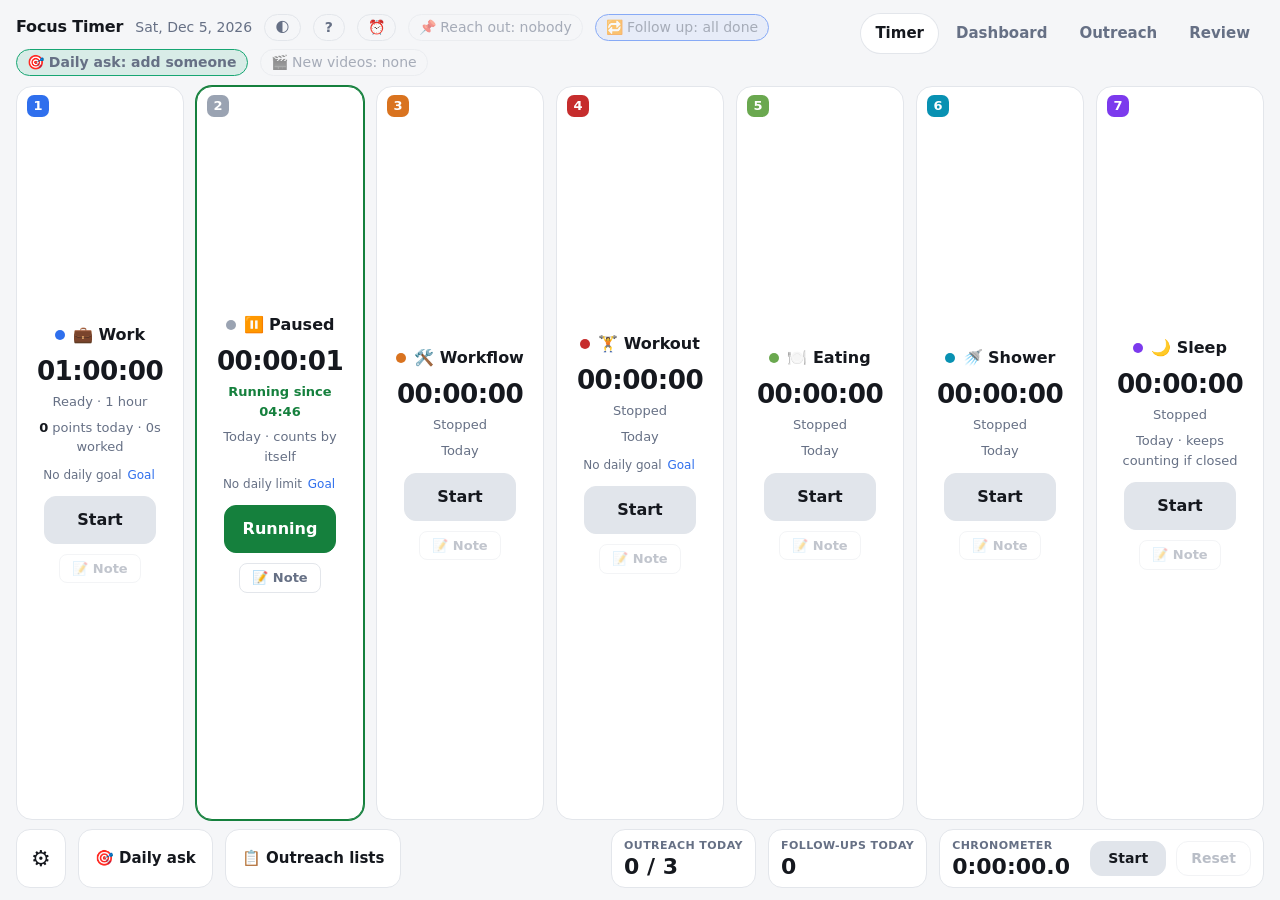
<file: timer/index.html>
<!doctype html>
<html lang="en">
<head>
<meta charset="utf-8">
<meta name="viewport" content="width=device-width,initial-scale=1">
<title>Focus Timer</title>
<link rel="icon" href="data:image/svg+xml,%3Csvg xmlns='http://www.w3.org/2000/svg' viewBox='0 0 100 100'%3E%3Ctext y='.9em' font-size='90'%3E%E2%8F%B8%EF%B8%8F%3C/text%3E%3C/svg%3E">
<link rel="manifest" href="manifest.webmanifest">
<link rel="stylesheet" href="style.css">
</head>
<body class="fit">
<div class="wrap">
  <header class="nav">
    <strong class="brand">Focus Timer</strong>
    <span id="todayLbl" class="muted"></span>
    <button id="themeBtn" class="ghost hbtn" type="button">🌓</button>
    <nav>
      <a class="active" href="index.html">Timer</a>
      <a href="dashboard.html">Dashboard</a>
      <a href="outreach.html">Outreach</a>
      <a href="review.html">Review</a>
    </nav>
  </header>

  <div id="notice" class="notice" hidden><span id="noticeTxt"></span><button id="noticeX" class="nx" type="button" aria-label="Close" title="Close">×</button></div>

  <section id="cards" class="cards" aria-label="Timers"></section>

  <div class="bottom">
    <div class="tools box" id="tools" aria-label="Actions"></div>
    <div class="oc box" id="oc" aria-label="Outreaches done today"><div><div class="cl">Outreach today</div><div class="cd" id="ocCount">0 / 3</div></div></div>
    <div class="oc box" id="fuBox" aria-label="Follow-ups done today"><div><div class="cl">Follow-ups today</div><div class="cd" id="fuCount">0</div></div></div>
    <div class="chrono box" id="chrono" aria-label="Extra chronometer">
      <div><div class="cl">Chronometer</div><div class="cd" id="cd">0:00:00.0</div></div>
      <button id="cGo" class="tbtn" type="button">Start</button>
      <button id="cReset" class="ghost" type="button">Reset</button>
    </div>
  </div>
</div>

<dialog id="setDlg" class="lstdlg setdlg">
  <h2>⚙️ Settings</h2>
  <div class="setgrid">
      <label class="switch"><input id="auto" type="checkbox"><span>Auto-restart each hour (short beep, +1 point)</span></label>
      <label class="vol">🔊 <input id="vol" type="range" min="0" max="100" step="5" aria-label="Volume"><output id="volVal">50%</output></label>
      <label class="sel">Beep every
        <select id="beepMin" aria-label="Reminder beep interval">
          <option value="5">5 min</option><option value="10">10 min</option><option value="15">15 min</option>
          <option value="20">20 min</option><option value="30">30 min</option>
        </select>
      </label>
      <label class="sel" title="If Paused has run less than this when you start a timer, that Paused time moves to the new timer. 0 = off.">Short pause <input id="shortPause" type="number" min="0" max="600" inputmode="numeric" style="width:64px"> s</label>
      <label class="sel" title="If the page was closed (or the computer asleep) after this time, the time after it counts as Sleep instead of Paused. Clear the box to turn it off.">Auto-sleep after <input id="sleepAfter" type="text" inputmode="numeric" maxlength="5" placeholder="20:00" pattern="[0-2]?[0-9]:[0-5][0-9]" style="width:70px;text-align:center" aria-label="Auto-sleep time, 24-hour HH:MM"></label>
      <label class="sel" title="If Paused runs this long with the page open, a bar and a short beep ask what you're doing. 0 = off.">Idle nudge <input id="idleNudge" type="number" min="0" max="600" inputmode="numeric" style="width:64px"> min</label>
      <span class="bells">🔔
        <label><input type="checkbox" data-bell="paused"> Paused</label>
        <label><input type="checkbox" data-bell="workflow"> Workflow</label>
        <label><input type="checkbox" data-bell="workout"> Workout</label>
        <label><input type="checkbox" data-bell="eating"> Eating</label>
      </span>
    
      <label class="sel" title="How many outreaches you want to do each day. Shown in the Outreach today box.">Daily outreach goal <input id="goalInput" type="number" min="1" max="9999" inputmode="numeric" style="width:70px"></label>
  </div>
  <div class="rx" id="rangeExp"></div>
  <div class="drow"><button type="button" class="primary" id="setClose">Close</button></div>
</dialog>

<dialog id="noteDlg">
  <form method="dialog">
    <h2 id="noteTitle">Session saved</h2>
    <p id="noteInfo" class="muted" style="margin:0 0 12px"></p>
    <textarea id="noteInput" rows="1" maxlength="1000" placeholder="Write a note" autofocus></textarea>
    <p class="hint">Enter saves · Shift+Enter for a new line · each line gets its time.</p>
    <div id="projRow" style="margin-top:10px"><input id="projInput" list="projList" maxlength="60" placeholder="Project (optional)" autocomplete="off" style="width:100%"><datalist id="projList"></datalist></div>
    <div class="drow"><button class="primary" id="noteSave" value="save">Save</button></div>
  </form>
</dialog>

<div id="nudge" class="nudge" hidden role="status">
  <span id="nudgeTxt"></span>
  <span id="nudgeBtns"></span>
  <button type="button" class="ghost" id="nudgeNo">Still paused</button>
</div>

<dialog id="lstDlg" class="lstdlg">
  <h2>📋 Outreach lists</h2>
  <input type="search" id="lstSearch" class="lstsearch" placeholder="🔍 Search everyone: name, link, email, notes, source, stage, saved links…" maxlength="120" autocomplete="off" aria-label="Search the outreach lists">
  <div class="htabs lsttabs" id="lstTabs"></div>
  <div id="lstBody" class="lstbody"></div>
  <div class="drow"><span class="muted" id="feedMsg" style="margin-right:auto;align-self:center;font-size:12px"></span><button type="button" class="ghost" id="feedBtn" title="Look for new videos now (needs the Timer New Videos script)">🎬 Check videos</button><a id="clipBm" class="ghost chatlink" href="#" title="Drag this to your bookmarks bar. On any page, select text and click it to add the text to a channel's note.">📎 Outreach clip</a><button type="button" class="primary" id="lstClose">Close</button></div>
</dialog>

<dialog id="askDlg" class="lstdlg askdlg">
  <h2>🎯 Daily ask</h2>
  <p class="muted" id="askStat" style="margin:0 0 8px"></p>
  <div class="htabs" id="askTabs"><button type="button" class="ghost on" data-t="today">Today</button><button type="button" class="ghost" data-t="people">People</button><button type="button" class="ghost" data-t="log">Log</button></div>
  <div id="askBody" class="lstbody"></div>
  <div class="drow"><button type="button" class="primary" id="askClose">Close</button></div>
</dialog>

<dialog id="edDlg" class="edpop"><div id="edBody"></div></dialog>

<dialog id="linksDlg" class="lstdlg linksdlg">
  <div id="lkActions" class="lkactions"></div>
  <div id="linksHead"></div>
  <div id="linksVids"></div>
  <div class="linkbar"><button type="button" class="ghost" id="lkOpenAll">Open all</button><button type="button" class="ghost" id="lkCopyAll">Copy all</button><span class="muted" id="lkMsg"></span></div>
  <div id="linksBody" class="lstbody"></div>
  <div class="drow"><button type="button" class="ghost" id="lkSeenAll" hidden>✓ Mark all seen</button><button type="button" class="primary" id="linksClose">Close</button></div>
</dialog>

<dialog id="clipDlg" class="lstdlg clipdlg">
  <h2>📎 Add selected text to a channel</h2>
  <textarea id="clipText" rows="4" maxlength="1000" aria-label="Selected text"></textarea>
  <label class="chk" id="clipMailRow" hidden><input type="checkbox" id="clipMail" checked> <span id="clipMailTxt"></span></label>
  <label class="chk" id="clipSrcRow" hidden><input type="checkbox" id="clipSrc"> <span id="clipSrcTxt"></span></label>
  <input type="text" id="clipSearch" placeholder="Search channel…" aria-label="Search channel">
  <div id="clipList" class="cliplist"></div>
  <p class="muted" id="clipMsg"></p>
  <div class="drow"><button type="button" class="ghost" id="clipCancel">Cancel</button><button type="button" class="primary" id="clipSave">Add to note</button></div>
</dialog>

<dialog id="whenDlg">
  <form method="dialog">
    <h2>When did you reach out?</h2>
    <p id="whenName" class="muted" style="margin:0 0 10px"></p>
    <input id="whenInput" type="datetime-local" style="width:100%">
    <div class="drow" style="justify-content:flex-start;margin-top:8px;flex-wrap:wrap">
      <button type="button" class="ghost" data-ago="0">Now</button>
      <button type="button" class="ghost" data-ago="1">Yesterday</button>
      <button type="button" class="ghost" data-ago="2">2 days ago</button>
      <button type="button" class="ghost" data-ago="3">3 days ago</button>
    </div>
    <p class="hint">Follow-up reminders count from this date.</p>
    <div class="drow"><button class="primary" value="save">Save</button></div>
  </form>
</dialog>

<dialog id="gDlg">
  <form method="dialog">
    <h2 id="gTitle">Daily goal</h2>
    <div class="drow" style="justify-content:flex-start;align-items:center;margin-top:0">
      <input id="gH" type="number" min="0" max="23" inputmode="numeric" style="width:90px" aria-label="Hours"> h
      <input id="gM" type="number" min="0" max="59" inputmode="numeric" style="width:90px" aria-label="Minutes"> min
    </div>
    <p class="hint" id="gInfo"></p>
    <div class="drow"><button class="primary" value="save">Save</button></div>
  </form>
</dialog>

<script src="app.js"></script>
<script src="help.js"></script>
<script src="alarms.js"></script>
<script>
(function () {
  var $ = function (id) { return document.getElementById(id); };
  var ACTS = TSA.ACTS, META = TSA.META, pad = TSA.pad;
  var boot = TSA.boot(Date.now(), {});
  var S = TSA.get();
  TSA.initTheme($('themeBtn'));
  TSAHelp.init('timer');
  TSAAlarms.init();
  TSA.mountDataTools($('tools'), function () { S = TSA.get(); renderAll(); });
  TSA.mountRangeExport($('rangeExp'));
  (function () {
    var b = document.createElement('button'); b.type = 'button'; b.className = 'ghost'; b.id = 'sumBtn'; b.textContent = 'Send day summary';
    b.title = 'Sends today\'s summary as a note to your Url Notes site (needs the userscript); otherwise copies it';
    $('tools').appendChild(b);
    b.addEventListener('click', function () {
      TSA.sendSummary(Date.now(), function (ok, text) {
        if (ok) { showNotice('Day summary queued for Url Notes ✓ (it arrives when the notes site is open)'); return; }
        var done = function (m) { showNotice(m); };
        if (navigator.clipboard && navigator.clipboard.writeText) navigator.clipboard.writeText(text).then(function () { done('Userscript not found on this page — summary copied to the clipboard instead.'); }, function () { prompt('Userscript not found. Copy the summary:', text); });
        else prompt('Userscript not found. Copy the summary:', text);
      });
    });
  })();

  function hms(sec) { sec = Math.max(0, Math.floor(sec)); return pad(Math.floor(sec / 3600)) + ':' + pad(Math.floor((sec % 3600) / 60)) + ':' + pad(sec % 60); }
  function clock(ms) { return new Date(ms).toLocaleTimeString('en-GB', { hour: '2-digit', minute: '2-digit' }); }
  function showNotice(msg) { var n = $('notice'); $('noticeTxt').textContent = msg; n.hidden = false; }
  $('noticeX').addEventListener('click', function () { $('notice').hidden = true; });

  /* ---------- cards ---------- */
  var cardsEl = $('cards'), refs = {};
  cardsEl.innerHTML = ACTS.map(function (a, i) {
    var m = META[a];
    return '<article class="acard" data-act="' + a + '" style="--c:var(' + m.color + ')">' +
      '<span class="knum" title="Press ' + (i + 1) + ' on the keyboard">' + (i + 1) + '</span>' +
      '<h2><i class="dotc"></i>' + m.icon + ' ' + m.label + '</h2>' +
      '<div class="big" data-big>00:00:00</div>' +
      '<div class="state" data-state></div>' +
      '<div class="sub" data-sub></div>' +
      (TSA.GOALS[a] ? '<div class="goalbar" data-gbar><i></i></div><div class="goaltxt"><span data-gtxt></span> <button type="button" class="linkbtn" data-goal>Goal</button></div>' : '') +
      '<div class="cbtns"><button type="button" class="tbtn" data-toggle>Start</button><button type="button" class="ghost" data-newblock hidden title="End this block and start the next one right away (resets the timer completely)">⏭ New block</button></div>' +
      '<button type="button" class="nbtn" data-note>📝 Note</button></article>';
  }).join('');
  ACTS.forEach(function (a) {
    var el = cardsEl.querySelector('[data-act=' + a + ']');
    refs[a] = { el: el, big: el.querySelector('[data-big]'), state: el.querySelector('[data-state]'),
      gbar: el.querySelector('[data-gbar]'), gtxt: el.querySelector('[data-gtxt]'), sub: el.querySelector('[data-sub]'), btn: el.querySelector('[data-toggle]'), nblk: el.querySelector('[data-newblock]'), nbtn: el.querySelector('[data-note]') };
  });
  var SUBS = { paused: 'Today · counts by itself', sleep: 'Today · keeps counting if closed' };

  function renderLive() {
    var now = Date.now(), T = TSA.todayTotals(now), tm = S.timer, pts = TSA.todayPoints(now), workRem = TSA.WORK_SEC;
    ACTS.forEach(function (a) {
      var r = refs[a], on = S.active === a;
      r.el.classList.toggle('on', on);
      r.btn.classList.toggle('on', on);
      r.btn.setAttribute('aria-pressed', on ? 'true' : 'false');
      r.nblk.hidden = !(on && a !== 'paused');
      if (a === 'work') {
        workRem = tm.mode === 'running' ? Math.max(0, Math.ceil((tm.endAt - now) / 1000))
          : tm.mode === 'paused' ? Math.ceil(tm.remainingMs / 1000) : TSA.WORK_SEC;
        r.big.textContent = hms(workRem);
        r.state.textContent = on ? 'Counting down' : tm.mode === 'paused' ? 'Stopped · time kept' : 'Ready · 1 hour';
        r.sub.innerHTML = '<strong>' + pts + '</strong> point' + (pts === 1 ? '' : 's') + ' today · ' + TSA.fmtDur(T.work) + ' worked';
        r.btn.textContent = on ? 'Stop' : tm.mode === 'paused' ? 'Resume' : 'Start';
      } else {
        r.big.textContent = hms(T[a]);
        r.state.textContent = on ? 'Running since ' + clock(S.activeSince) : 'Stopped';
        r.sub.textContent = SUBS[a] || 'Today';
        r.btn.textContent = on ? (a === 'paused' ? 'Running' : 'Stop') : 'Start';
      }
    });
    ACTS.forEach(function (a) {                        // daily goal bars (Work, Workout: reach it; Paused: stay under it)
      if (!TSA.GOALS[a]) return;
      var r = refs[a], g = S.settings.goals[a], sec = T[a], max = TSA.GOALS[a] === 'max';
      if (!g) { r.gbar.hidden = true; r.gtxt.textContent = max ? 'No daily limit' : 'No daily goal'; return; }
      r.gbar.hidden = false;
      var done = max ? sec <= g : sec >= g;
      r.gbar.firstChild.style.width = Math.min(100, sec / g * 100) + '%';
      r.gbar.classList.toggle('ok', !max && done);
      r.gbar.classList.toggle('over', max && !done);
      r.gtxt.textContent = TSA.fmtDur(sec) + ' / ' + TSA.fmtDur(g) + (max ? ' max' : '') + (max ? (done ? '' : ' · over') : (done ? ' ✓' : ''));
    });
    ACTS.forEach(function (a) {                        // note button: disabled until the timer has run at least once
      var t = TSA.noteTarget(a), nb = refs[a].nbtn;
      nb.disabled = !t;
      nb.textContent = t && t.note ? '📝 Edit note' : '📝 Note';
      nb.title = !t ? 'Nothing to attach a note to yet' : t.live ? 'Note for the run that is going now' : 'Note for the last run of this timer';
    });
    var shown = S.active === 'work' ? workRem : T[S.active];
    TSA.setTitle(META[S.active].icon + ' ' + hms(shown) + ' · ' + META[S.active].label);
    TSA.setFavicon(S.active);
    renderOutreach(now);
    renderFollow();
    checkNudge(now);
  }

  /* ---------- settings bar ---------- */
  function renderAll() {
    $('auto').checked = !!S.settings.autoRestart;
    var v = Math.round((S.settings.volume == null ? 0.5 : S.settings.volume) * 100);
    $('vol').value = v; $('volVal').textContent = v + '%';
    $('beepMin').value = String(S.settings.beepMinutes);
    $('shortPause').value = S.settings.shortPauseSec;
    $('idleNudge').value = S.settings.idleNudgeMin;
    (function (m) { $('sleepAfter').value = m >= 0 ? ('0' + Math.floor(m / 60)).slice(-2) + ':' + ('0' + (m % 60)).slice(-2) : ''; })(S.settings.sleepAfter);
    document.querySelectorAll('[data-bell]').forEach(function (c) { c.checked = S.settings.beep[c.dataset.bell] !== false; });
    renderLive();
    $('todayLbl').textContent = TSA.keyToDate(TSA.dayKey(Date.now())).toLocaleDateString('en-US', { weekday: 'short', month: 'short', day: 'numeric', year: 'numeric' });
  }
  $('auto').addEventListener('change', function () { S.settings.autoRestart = $('auto').checked; TSA.save(); });
  $('vol').addEventListener('input', function () { S.settings.volume = $('vol').value / 100; $('volVal').textContent = $('vol').value + '%'; TSA.save(); });
  $('vol').addEventListener('change', function () { TSA.beep(1000, .22, .4); });
  $('sleepAfter').addEventListener('change', function () {
    var v = $('sleepAfter').value.trim(), m = /^(\d{1,2})[:.]?(\d{2})$/.exec(v), min = m ? (+m[1]) * 60 + (+m[2]) : -1;
    if (v && (min < 0 || +m[1] > 23 || +m[2] > 59)) min = -2;               // not a valid 24-hour time: put the saved value back
    if (min === -2) { var cur = S.settings.sleepAfter; $('sleepAfter').value = cur >= 0 ? ('0' + Math.floor(cur / 60)).slice(-2) + ':' + ('0' + (cur % 60)).slice(-2) : ''; return; }
    TSA.setSleepAfter(v ? min : -1);
    $('sleepAfter').value = v ? ('0' + Math.floor(min / 60)).slice(-2) + ':' + ('0' + (min % 60)).slice(-2) : '';
  });
  $('idleNudge').addEventListener('change', function () {
    var v = Math.round(+$('idleNudge').value);
    S.settings.idleNudgeMin = v >= 0 && v <= 600 ? v : 30; $('idleNudge').value = S.settings.idleNudgeMin; TSA.save(); nudgeFor = null;
  });
  $('shortPause').addEventListener('change', function () {
    var v = Math.round(+$('shortPause').value);
    S.settings.shortPauseSec = v >= 0 && v <= 600 ? v : 20; $('shortPause').value = S.settings.shortPauseSec; TSA.save();
  });
  $('beepMin').addEventListener('change', function () { S.settings.beepMinutes = +$('beepMin').value; TSA.save(); });
  document.querySelectorAll('[data-bell]').forEach(function (c) {
    c.addEventListener('change', function () { S.settings.beep[c.dataset.bell] = c.checked; TSA.save(); if (c.checked) TSA.beep(784, .16, .4); });
  });

  /* ---------- switching timers and notes ---------- */
  var setNoteText = TSA.noteBox($('noteInput'), $('noteSave'));
  function openNote(t, auto) {
    var when = t.live ? 'running since ' + clock(t.start)
      : TSA.keyToDate(TSA.dayKey(t.start)).toLocaleDateString('en-US', { month: 'short', day: 'numeric' }) + ', ' + clock(t.start) + '–' + clock(t.end);
    $('noteTitle').textContent = META[t.act].icon + ' ' + META[t.act].label + ' · ' + when;
    $('noteInfo').textContent = auto ? 'Session saved. Add a note if you like (Esc skips it, clicking outside saves).' : 'Save with empty text to remove the note. Esc cancels, clicking outside saves.';
    setNoteText(t.note || '');
    var isProj = TSA.NOTE_ACTS.indexOf(t.act) >= 0;
    $('projRow').hidden = !isProj;
    $('projList').innerHTML = TSA.projectList().map(function (p) { return '<option value="' + p.replace(/"/g, '&quot;') + '"></option>'; }).join('');
    $('projInput').value = isProj ? (t.project || '') : '';
    $('noteDlg').returnValue = '';
    $('noteDlg').dataset.act = t.act; $('noteDlg').dataset.start = t.start;
    $('noteDlg').showModal();
    $('noteInput').focus(); $('noteInput').setSelectionRange($('noteInput').value.length, $('noteInput').value.length);   // caret at the end, so typing adds to the note
  }
  $('gDlg').addEventListener('close', function () {
    if (this.returnValue !== 'save') return;
    var sec = Math.max(0, Math.round(+$('gH').value || 0)) * 3600 + Math.max(0, Math.round(+$('gM').value || 0)) * 60;
    TSA.setGoalSec(this.dataset.act, Math.min(sec, 86399)); S = TSA.get(); renderAll();
  });
  /* keyboard: 1-7 = click that card, N or Enter = note for the running timer (not while typing or in a box) */
  /* 1-7 switch timers and Enter / N opens a note, from anywhere on this page (also over open popups), unless you are
     typing in a text field. The note box opens on top of any popup and returns to it. */
  var NOT_TEXT = /^(checkbox|radio|range|button|submit|reset|image|color|file)$/i;
  function typingIn(t) {
    if (!t || !t.tagName) return false;
    if (t.isContentEditable || t.tagName === 'TEXTAREA' || t.tagName === 'SELECT') return true;
    return t.tagName === 'INPUT' && !NOT_TEXT.test(t.type || 'text');
  }
  function noteButton() {
    var b = S.active && refs[S.active] && refs[S.active].nbtn;
    if (b && !b.disabled) return b;
    var best = null;                                                  // no timer running: the most recent run
    S.segments.forEach(function (g) { if (g && refs[g.act] && !refs[g.act].nbtn.disabled && (!best || g.start > best.start)) best = g; });
    return best ? refs[best.act].nbtn : null;
  }
  document.addEventListener('keydown', function (e) {
    if (e.ctrlKey || e.metaKey || e.altKey || e.shiftKey || e.repeat) return;
    if (typingIn(e.target) || $('noteDlg').open) return;
    if (e.key === 'Enter' || e.key === 'n' || e.key === 'N') {
      var nb = noteButton();
      e.preventDefault();                                              // Enter never "presses the focused button"
      if (nb) nb.click();
      return;
    }
    var n = parseInt(e.key, 10);
    if (n >= 1 && n <= ACTS.length) { e.preventDefault(); refs[ACTS[n - 1]].btn.click(); }
  });
  /* click outside the note box = save what is written and close (empty text: just close) */
  $('noteDlg').addEventListener('mousedown', function (e) {
    if (e.target !== this) return;
    var r = this.getBoundingClientRect();
    if (e.clientX >= r.left && e.clientX <= r.right && e.clientY >= r.top && e.clientY <= r.bottom) return;
    this.close($('noteInput').value.trim() ? 'save' : '');
  });
  $('noteDlg').addEventListener('close', function () {
    if (this.returnValue === 'save') { TSA.setNoteAt(this.dataset.act, +this.dataset.start, $('noteInput').value, $('projRow').hidden ? undefined : $('projInput').value); S = TSA.get(); renderAll(); }
  });

  cardsEl.addEventListener('click', function (e) {
    TSA.audio();
    var gl = e.target.closest('[data-goal]');
    if (gl) {
      var ga = gl.closest('.acard').dataset.act, cur = S.settings.goals[ga] || 0, mx = TSA.GOALS[ga] === 'max';
      $('gTitle').textContent = META[ga].icon + ' ' + META[ga].label + (mx ? ' · daily maximum' : ' · daily goal');
      $('gInfo').textContent = (mx ? 'The most Paused time you want in a day. ' : 'The time you want to reach each day. ') + '0 h 0 min removes it.';
      $('gH').value = Math.floor(cur / 3600); $('gM').value = Math.floor(cur % 3600 / 60);
      $('gDlg').dataset.act = ga; $('gDlg').returnValue = ''; $('gDlg').showModal(); $('gH').select(); return;
    }
    var nb = e.target.closest('[data-note]');
    if (nb) { var t = TSA.noteTarget(nb.closest('.acard').dataset.act); if (t) openNote(t, false); return; }
    var nk = e.target.closest('[data-newblock]');
    if (nk) { if (nk.closest('.acard').dataset.act === 'work') TSA.alarmStop(); TSA.newBlock(); S = TSA.get(); renderAll(); showNotice('New block started ✓ (the last one is saved)'); return; }
    var b = e.target.closest('[data-toggle]'); if (!b) return;
    var act = b.closest('.acard').dataset.act, res;
    if (S.active === act) { if (act === 'paused') return; res = TSA.switchTo('paused'); }   // clicking a running card only stops it
    else { if (act === 'work') TSA.alarmStop(); res = TSA.switchTo(act); }
    S = TSA.get(); renderAll();
    /* no note box on switching: notes are added only with the Note button (or Enter) */
  });

  /* ---------- outreach counter ---------- */
  function renderOutreach(now) {
    var n = TSA.outreachToday(now), g = S.outreach.goal;
    $('ocCount').textContent = n + ' / ' + g;
    $('ocCount').classList.toggle('met', n >= g);
    $('fuCount').textContent = TSA.followsToday(now);
    if (document.activeElement !== $('goalInput')) $('goalInput').value = g;
  }
  $('goalInput').addEventListener('change', function () {
    var v = Math.round(+$('goalInput').value);
    TSA.setGoal(v >= 1 && v <= 9999 ? v : S.outreach.goal); S = TSA.get(); $('goalInput').value = S.outreach.goal; renderOutreach(Date.now());
  });

  /* ---------- extra chronometer (separate: its own storage, not in the export or dashboard) ---------- */
  var C = { running: false, startedAt: 0, accMs: 0 };
  function loadChrono() {
    try { var o = JSON.parse(localStorage.getItem(TSA.CHRONO_KEY)); if (o && typeof o.accMs === 'number') C = o; } catch (e) {}
  }
  function saveChrono() { try { localStorage.setItem(TSA.CHRONO_KEY, JSON.stringify(C)); } catch (e) {} }
  function chronoMs() { return C.accMs + (C.running ? Date.now() - C.startedAt : 0); }
  function fmtChrono(ms) {
    var t = Math.floor(ms / 100), tenth = t % 10, s = Math.floor(t / 10), h = Math.floor(s / 3600);
    return h + ':' + pad(Math.floor((s % 3600) / 60)) + ':' + pad(s % 60) + '.' + tenth;
  }
  function renderChrono() {
    $('cd').textContent = fmtChrono(chronoMs());
    $('cGo').textContent = C.running ? 'Pause' : 'Start';
    $('cGo').classList.toggle('on', C.running);
    $('cReset').disabled = !C.running && C.accMs === 0;
  }
  $('cGo').addEventListener('click', function () {
    if (C.running) { C.accMs = chronoMs(); C.running = false; } else { C.startedAt = Date.now(); C.running = true; }
    saveChrono(); renderChrono();
  });
  $('cReset').addEventListener('click', function () { C = { running: false, startedAt: 0, accMs: 0 }; saveChrono(); renderChrono(); });
  window.addEventListener('storage', function (e) { if (e.key === TSA.CHRONO_KEY) { loadChrono(); renderChrono(); } });
  loadChrono(); renderChrono();
  setInterval(renderChrono, 100);

  /* ---------- idle nudge: Paused for a long time while the page is open ---------- */
  var openAt = Date.now(), nudgeFor = null, nudgeNext = 0;
  $('nudgeBtns').innerHTML = ACTS.filter(function (a) { return a !== 'paused'; }).map(function (a) {
    return '<button type="button" class="ghost" data-nact="' + a + '">' + META[a].icon + ' ' + META[a].label + '</button>';
  }).join('');
  $('nudge').addEventListener('click', function (e) {
    var b = e.target.closest('[data-nact]');
    if (b) { refs[b.dataset.nact].btn.click(); $('nudge').hidden = true; }
  });
  $('nudgeNo').addEventListener('click', function () { $('nudge').hidden = true; });
  function checkNudge(now) {
    var lim = S.settings.idleNudgeMin * 60000;
    if (S.active !== 'paused' || !lim) { $('nudge').hidden = true; nudgeFor = null; return; }
    if (nudgeFor !== S.activeSince) { nudgeFor = S.activeSince; nudgeNext = Math.max(S.activeSince, openAt) + lim; }
    if (now >= nudgeNext) {
      nudgeNext = now + lim;
      $('nudgeTxt').textContent = '⏸️ Paused for ' + TSA.fmtDur(Math.floor((now - S.activeSince) / 1000)) + '. What are you doing?';
      $('nudge').hidden = false;
      TSA.nudgeBeep();
    }
  }

  /* ---------- follow-ups and the 'To reach out' list ---------- */
  var esc = function (t) { return String(t).replace(/[&<>"]/g, function (c) { return { '&': '&amp;', '<': '&lt;', '>': '&gt;', '"': '&quot;' }[c]; }); };
  var linkify = function (t) { return esc(t).replace(/(https?:\/\/[^\s<]+)/g, '<a href="$1" target="_blank" rel="noopener">$1</a>'); };
  var lstTab = 'due';
  var dayLbl = function (ms) { return new Date(ms).toLocaleDateString('en-US', { weekday: 'short', month: 'short', day: 'numeric' }); };
  var leadHtml = function (f) {
    var pic = TSA.picFor(f), letter = (f.name || f.url || '?').replace(/^\W+/, '').charAt(0).toUpperCase() || '?';
    return '<div class="lwho"><span class="av" data-l="' + esc(letter) + '">' + (pic ? '<img src="' + esc(pic) + '" alt="" loading="lazy" referrerpolicy="no-referrer" onerror="this.remove()">' : '') + '</span><div class="lname"><b>' + linkify(f.name || f.url) + '</b>' + (f.name && f.url ? ' <span class="muted">' + linkify(f.url) + '</span>' : '') + '</div></div>';
  };
  function renderFollow() {
    var now = Date.now(), due = TSA.followDue(now), todo = TSA.todoList().length;
    var b = $('lstBtn'); if (b) var nvc = TSA.newVideoEntries().length; b.textContent = '📋 Outreach lists' + (due.length ? ' (' + due.length + ' due)' : todo ? ' (' + todo + ')' : '') + (nvc ? ' · 🎬 ' + nvc : '');
    window.dispatchEvent(new Event('tsa-lists-changed'));
    if ($('lstDlg').open) paintLists();
  }
  var dkey = function (ms) { var d = new Date(ms); return d.getFullYear() + '-' + ('0' + (d.getMonth() + 1)).slice(-2) + '-' + ('0' + d.getDate()).slice(-2); };
  var noteHtml = function (x) { return x.note ? '<div class="lnote">' + esc(x.note).replace(/\n/g, '<br>') + '</div>' : ''; };
  var chatBtns = function (x) {
    var cs = TSA.chatsOf(x), nv = TSA.newVideos(x).length;   // pinned links are shown only in the 📁 Links popup
    return (nv ? '<button type="button" class="ghost newvidbtn" data-vids="' + x.id + '" title="Open their Links with the new videos">🎬 ' + nv + ' new</button><button type="button" class="ghost newvidseen" data-vids-seen="' + x.id + '" title="Mark all their new videos as seen">✓ Seen</button>' : '') + '<button type="button" class="ghost chatlink" data-links="' + x.id + '" title="Everything linked to this creator">📁 Links' + (cs.length ? ' ' + cs.length : '') + '</button>';
  };
  var pencil = function (id) { return '<button type="button" class="ghost" data-edit="' + id + '" title="Edit or delete">✏️ Edit</button>'; };
  /* edit popup for one entry (kind: 'todo' or 'follow'): two columns, Save / Cancel / Delete always visible */
  function editForm(x, kind) {
    var f = kind === 'follow', i = function (id, v, ph) { return '<input id="' + id + '" type="text" maxlength="' + (id === 'edUrl' ? 300 : 120) + '" value="' + esc(v) + '" placeholder="' + ph + '">'; };
    var srcs = TSA.pipeSources(), cur = (x.source || '').trim();
    if (cur && srcs.indexOf(cur) < 0) srcs.push(cur);
    var srcSel = '<label>Source<select id="edSource"><option value="">(none)</option>' + srcs.map(function (n) { return '<option value="' + esc(n) + '"' + (n === cur ? ' selected' : '') + '>' + esc(n) + '</option>'; }).join('') + '</select></label>';
    var nsel = function (id, max, v, lab) { var o = ''; for (var n = 0; n <= max; n++) o += '<option value="' + n + '"' + (n === v ? ' selected' : '') + '>' + n + ' / ' + max + '</option>'; return '<label>' + lab + '<select id="' + id + '">' + o + '</select></label>'; };
    var dv = function (ms) { return ms ? dkey(ms) : ''; };
    var right = f
      ? '<label>Stage<select id="edStage">' + ['A', 'B', 'C', 'D'].map(function (k) { return '<option value="' + k + '"' + (k === x.stage ? ' selected' : '') + '>' + k + ' · ' + TSA.STAGE_NAME[k] + '</option>'; }).join('') + '</select></label>' +
        '<div class="edgrid"><label>Initiated (A)<input id="edDate" type="date" value="' + dkey(x.started) + '"></label><label>Engaged (B)<input id="edAtB" type="date" value="' + dv(x.at.B) + '"></label>' +
        '<label>Pitched (C)<input id="edAtC" type="date" value="' + dv(x.at.C) + '"></label><label>Closed (D)<input id="edAtD" type="date" value="' + dv(x.at.D) + '"></label></div>' +
        '<div class="edgrid3">' + nsel('edNA', TSA.STAGE_MAX.A, Math.min(x.log.length, TSA.STAGE_MAX.A), 'Follow-ups A') + nsel('edNB', TSA.STAGE_MAX.B, Math.min(x.logB.length, TSA.STAGE_MAX.B), 'Follow-ups B') + nsel('edNC', TSA.STAGE_MAX.C, Math.min(x.logC.length, TSA.STAGE_MAX.C), 'Follow-ups C') + '</div>' +
        '<label class="chk"><input id="edNi" type="checkbox"' + (x.ni ? ' checked' : '') + '> Not interested</label>' +
        '<label class="chk"><input id="edStop" type="checkbox"' + (x.status === 'stopped' && !x.ni ? ' checked' : '') + '> Stop follow-up reminders</label>' +
        (x.ms && S.outreach.clicks.indexOf(x.ms) >= 0 ? '<label class="chk"><input id="edScore" type="checkbox"> When deleting, also remove its +1 from the outreach score</label>' : '')
      : '<div class="muted">In “To reach out” since ' + dayLbl(x.added || Date.now()) + '.</div>';
    return '<form class="editform" data-kind="' + kind + '" data-id="' + x.id + '"><h2>✏️ Edit ' + (f ? 'outreach' : 'channel') + '</h2>' +
      '<div class="edcols"><div class="edcol">' +
      '<label>Name' + i('edName', x.name || '', 'Name') + '</label><label>Channel link' + i('edUrl', x.url || '', 'https://www.youtube.com/@…') + '</label>' +
      '<label>Email' + i('edEmail', x.email || '', 'name@example.com') + '</label>' + srcSel +
      '<label>Note<textarea id="edNote" maxlength="1000" rows="4" placeholder="Note about this outreach (Enter saves, Shift+Enter = new line)">' + esc(x.note || '') + '</textarea></label>' +
      '</div><div class="edcol">' + right + '</div></div>' +
      '<div class="lbtns edfoot"><button class="primary" type="submit">Save</button><button type="button" class="ghost" data-edit-cancel="1">Cancel</button><span class="edsp"></span><button type="button" class="ghost danger" data-edit-del="' + x.id + '">Delete…</button></div></form>';
  }
  function openEdit(id) {
    S = TSA.get();
    var t = TSA.todoList().filter(function (x) { return x.id === id; })[0], kind = 'todo';
    if (!t) { t = TSA.followList().filter(function (x) { return x.id === id; })[0]; kind = 'follow'; }
    if (!t) return;
    $('edBody').innerHTML = editForm(t, kind);
    if (!$('edDlg').open) $('edDlg').showModal();
    $('edName').focus();
  }
  var stageBadge = function (f) { return '<b class="stg stg' + f.stage + '">' + f.stage + ' · ' + TSA.STAGE_NAME[f.stage] + '</b>'; };
  var srcMail = function (x) { return (x.source ? ' · ' + esc(x.source) : '') + (x.email ? ' · ✉️ ' + esc(x.email) : ''); };
  var vDate = function (ms) { return new Date(ms).toLocaleDateString('en-US', { month: 'short', day: 'numeric' }); };
  var vAgo = function (ms) {   // "5 hours ago · Nov 25"
    var h = (Date.now() - ms) / 36e5, d = Math.floor(h / 24), t;
    t = h < 1 ? 'just now' : h < 24 ? Math.floor(h) + ' hour' + (Math.floor(h) === 1 ? '' : 's') + ' ago' : d === 1 ? 'yesterday' : d < 14 ? d + ' days ago' : d < 60 ? Math.floor(d / 7) + ' weeks ago' : Math.floor(d / 30) + ' months ago';
    return t + ' · ' + vDate(ms);
  };
  function row(x, kind, muted, btns) {
    return '<div class="lrow' + (TSA.newVideos(x).length ? ' hasnew' : '') + '"><div class="lmain">' + leadHtml(x) + '<div class="muted">' + muted + '</div>' + noteHtml(x) + '</div><div class="lbtns">' + chatBtns(x) + btns + pencil(x.id) + '</div></div>';
  }
  var STAGE_TABS = [['due', 'Due now'], ['new', '🎬 New videos'], ['todo', 'To reach out'], ['A', 'A · Initiated'], ['B', 'B · Engaged'], ['C', 'C · Pitched'], ['D', 'D · Closed'], ['ni', 'Not interested']];
  var lstQ = '';
  var inTab = function (f, t) {
    if (t === 'ni') return !!f.ni;
    if (f.ni) return false;
    return f.stage === t;
  };
  var stageOf = function (x, kind) { return kind === 'todo' ? '<b class="stg stgT">To reach out</b>' : (x.ni ? '<b class="stg stgN">Not interested</b> ' : '') + stageBadge(x); };
  var searchText = function (x, kind) {
    var cs = TSA.chatsOf(x).map(function (c) { return [c.title, c.note, c.url, c.q].join(' '); }).join(' ');
    var st = kind === 'todo' ? 'to reach out todo' : (x.stage + ' ' + TSA.STAGE_NAME[x.stage] + ' ' + (x.ni ? 'not interested' : x.status === 'active' ? 'active' : x.status));
    return [x.name, x.url, x.email, x.note, x.source, st, cs, TSA.videosFor(x).map(function (v) { return v.title; }).join(' ')].join(' ').toLowerCase();
  };
  function followRow(f, now) {
    var L = f.stage === 'A' ? f.log : f.stage === 'B' ? f.logB : f.logC, advLbl = { A: 'Engaged ✓', B: 'Pitched ✓', C: 'Closed ✓' };
    var total = f.log.length + f.logB.length + f.logC.length, btns;
    if (f.status === 'active') {
      var isDue = f.due <= now;
      btns = '<button type="button" class="primary" data-fu-done="' + f.id + '">Followed up</button><button type="button" class="ghost" data-fu-adv="' + f.id + '" title="Move to the next stage (starts its own follow-ups)">' + advLbl[f.stage] + '</button><button type="button" class="ghost" data-fu-ni="' + f.id + '" title="Mark as not interested">Not interested</button><button type="button" class="ghost" data-fu-stop="' + f.id + '">Stop</button>';
      return row(f, 'follow', stageOf(f) + ' · ' + L.length + ' / ' + TSA.STAGE_MAX[f.stage] + ' follow-ups · ' + (isDue ? '<b class="duenow">due now</b>' : 'next ' + dayLbl(f.due)) + ' · outreach ' + dayLbl(f.started) + srcMail(f), btns);
    }
    var lab = f.ni ? 'not interested' : f.stage === 'D' ? 'closed ✓' : f.status === 'stopped' ? 'stopped' : 'all follow-ups done';
    btns = (f.ni || f.status === 'stopped' ? '<button type="button" class="ghost" data-fu-react="' + f.id + '" title="Put it back into Follow-ups">Reopen</button>' : '') +
      (f.stage !== 'D' && !f.ni ? '<button type="button" class="ghost" data-fu-adv="' + f.id + '" title="Move to the next stage">' + advLbl[f.stage] + '</button>' : '');
    return row(f, 'follow', stageOf(f) + ' · ' + lab + ' · ' + total + ' follow-up' + (total === 1 ? '' : 's') + ' · outreach ' + dayLbl(f.started) + srcMail(f), btns);
  }
  function todoRow(t) {
    return row(t, 'todo', 'added ' + dayLbl(t.added) + srcMail(t), '<button type="button" class="primary" data-td-reach="' + t.id + '">Outreached ✓</button><button type="button" class="ghost" data-td-del="' + t.id + '">Remove</button>');
  }
  var lastTabsHtml = '';
  function paintLists() {
    var now = Date.now(), html = '', fl = TSA.followList(), td = TSA.todoList(), q = lstQ.trim().toLowerCase();
    var cnt = { due: fl.filter(function (f) { return f.status === 'active' && f.due <= now; }).length, todo: td.length, 'new': TSA.newVideoEntries().length };
    ['A', 'B', 'C', 'D', 'ni'].forEach(function (t) { cnt[t] = fl.filter(function (f) { return inTab(f, t); }).length; });
    var th = STAGE_TABS.map(function (t) {
      return '<button type="button" class="ghost' + (!q && t[0] === lstTab ? ' on' : '') + (t[0] === 'due' && cnt.due ? ' hot' : '') + '" data-t="' + t[0] + '">' + t[1] + ' <i class="tcount">' + cnt[t[0]] + '</i></button>';
    }).join('');
    if (th !== lastTabsHtml) { $('lstTabs').innerHTML = th; lastTabsHtml = th; }
    if (q) {
      var terms = q.split(/\s+/), hit = function (x, k) { var h = searchText(x, k); return terms.every(function (w) { return h.indexOf(w) >= 0; }); };
      var res = td.filter(function (x) { return hit(x, 'todo'); }).map(function (x) { return todoRow(x); })
        .concat(fl.filter(function (x) { return hit(x, 'follow'); }).sort(function (a, b) { return (a.status === 'active' ? 0 : 1) - (b.status === 'active' ? 0 : 1) || a.due - b.due; }).map(function (f) { return followRow(f, now); }));
      html = '<p class="muted lstinfo">' + res.length + ' result' + (res.length === 1 ? '' : 's') + ' for “' + esc(lstQ.trim()) + '” in every list</p>' + (res.length ? res.join('') : '<p class="muted">Nobody matches. Clear the box to go back to the tabs.</p>');
    } else if (lstTab === 'due') {
      var act = TSA.followDue(now);
      html = act.length ? act.map(function (f) { return followRow(f, now); }).join('') : '<p class="muted">Nothing due now. 🎉 Follow-ups from every stage show up here when their day comes.</p>';
    } else if (lstTab === 'new') {
      var ne = TSA.newVideoEntries().map(function (x) { return { x: x, t: TSA.newVideos(x)[0].published }; }).sort(function (a, b) { return b.t - a.t; });
      html = ne.length ? ne.map(function (o) { var isT = !o.x.stage; return isT ? todoRow(o.x) : followRow(o.x, now); }).join('') : '<p class="muted">No new videos from the creators in your lists. ' + (TSA.feedChecked() ? '' : 'Install the <b>Timer New Videos</b> script and press 🎬 Check videos.') + '</p>';
    } else if (lstTab === 'todo') {
      html = '<form id="todoForm" class="todoform"><input id="tdName" type="text" maxlength="120" placeholder="Name"><input id="tdUrl" type="text" maxlength="300" placeholder="Channel link"><input id="tdNote" type="text" maxlength="1000" placeholder="Note (optional)"><select id="tdSrc" aria-label="Source"><option value="">Source (auto)</option>' + TSA.pipeSources().map(function (n) { return '<option value="' + esc(n) + '">' + esc(n) + '</option>'; }).join('') + '</select><button class="primary" type="submit">Add</button></form>' +
        (td.length ? td.map(todoRow).join('') : '<p class="muted">Nobody on the list. The YouTube userscript adds channels here, or add one above.</p>');
    } else {
      var list = fl.filter(function (f) { return inTab(f, lstTab); }).sort(function (a, b) { return (a.status === 'active' ? 0 : 1) - (b.status === 'active' ? 0 : 1) || (a.status === 'active' ? a.due - b.due : (b.log[b.log.length - 1] || b.started) - (a.log[a.log.length - 1] || a.started)); });
      html = list.length ? list.map(function (f) { return followRow(f, now); }).join('') : '<p class="muted">Nobody in ' + esc((STAGE_TABS.filter(function (t) { return t[0] === lstTab; })[0] || ['', ''])[1]) + ' yet.</p>';
    }
    var key = q ? 'q:' + q : lstTab;
    if (html === lastLstHtml && key === lastLstTab) return;   // nothing changed: do not rebuild (it would drop the typing focus)
    var ae = document.activeElement, keep = null;
    if (ae && $('lstBody').contains(ae) && ae.id) keep = { id: ae.id, v: ae.value, a: ae.selectionStart, b: ae.selectionEnd };
    var vals = { tdName: $('tdName') ? $('tdName').value : '', tdSrc: $('tdSrc') ? $('tdSrc').value : '', tdUrl: $('tdUrl') ? $('tdUrl').value : '', tdNote: $('tdNote') ? $('tdNote').value : '' };
    lastLstHtml = html; lastLstTab = key;
    $('lstBody').innerHTML = html;
    if ($('tdName')) { $('tdSrc').value = vals.tdSrc; $('tdName').value = vals.tdName; $('tdUrl').value = vals.tdUrl; $('tdNote').value = vals.tdNote; }
    if (keep && $(keep.id)) { var el = $(keep.id); el.focus(); try { el.setSelectionRange(keep.a, keep.b); } catch (e) {} }
  }
  var lastLstHtml = '', lastLstTab = '';
  (function () {
    var b = document.createElement('button'); b.type = 'button'; b.className = 'ghost'; b.id = 'lstBtn'; b.textContent = '📋 Outreach lists';
    $('tools').appendChild(b);
    var open = function (tab) { tab = tab === 'follow' ? 'due' : tab === 'done' ? 'D' : tab; if (tab) { lstTab = tab; lstQ = ''; $('lstSearch').value = ''; } lastLstHtml = ''; paintLists(); if (!$('lstDlg').open) $('lstDlg').showModal(); };
    $('lstSearch').addEventListener('input', function () { lstQ = this.value; paintLists(); });
    $('lstSearch').addEventListener('keydown', function (e) { if (e.key === 'Escape' && this.value) { e.stopPropagation(); e.preventDefault(); this.value = ''; lstQ = ''; paintLists(); } });
    b.addEventListener('click', function () { open(); });
    $('lstClose').addEventListener('click', function () { $('lstDlg').close(); });
    $('lstTabs').addEventListener('click', function (e) { var t = e.target.closest('button'); if (t) { lstTab = t.dataset.t; lstQ = ''; $('lstSearch').value = ''; paintLists(); } });
    $('lstDlg').addEventListener('click', function (e) {
      var t = e.target.closest('button'); if (!t) { if (e.target === $('lstDlg')) $('lstDlg').close(); return; }
      var d = t.dataset;
      if (d.vids) { openLinks(d.vids, true); return; }
      if (d.vidsSeen) { TSA.feedSeenNow(d.vidsSeen); S = TSA.get(); lastLstHtml = ''; renderFollow(); window.dispatchEvent(new CustomEvent('tsa-videos-changed')); return; }
      if (d.links) { openLinks(d.links); return; }
      if (d.edit) { openEdit(d.edit); return; }
      if (d.fuDone) TSA.followDone(d.fuDone); else if (d.fuAdv) TSA.pipeAdvance(d.fuAdv); else if (d.fuNi) TSA.pipeNotInterested(d.fuNi, true); else if (d.fuStop) TSA.followStop(d.fuStop, 'stopped'); else if (d.fuReact) TSA.pipeNotInterested(d.fuReact, false);
      else if (d.tdDel) TSA.removeTodo(d.tdDel);
      else if (d.tdReach) { var it = TSA.todoList().filter(function (x) { return x.id === d.tdReach; })[0]; if (it) askWhen(it); return; }
      else return;
      S = TSA.get(); renderFollow();
    });
    /* edit popup */
    var closeEd = function () { $('edDlg').close(); lastLstHtml = ''; S = TSA.get(); renderOutreach(Date.now()); renderFollow(); };
    $('edDlg').addEventListener('click', function (e) {
      if (e.target === $('edDlg')) return;   // (clicking outside is handled by the generic popup rule)
      var t = e.target.closest('button'); if (!t) return;
      var d = t.dataset;
      if (d.editCancel) { $('edDlg').close(); return; }
      if (d.editDel) {
        var fm = t.closest('form'), kind = fm.dataset.kind, sc = $('edScore') && $('edScore').checked;
        if (!confirm('Delete this entry completely?' + (sc ? '\nIts +1 will also be removed from the outreach score.' : ''))) return;
        if (kind === 'follow') TSA.removeFollow(d.editDel, sc); else TSA.removeTodo(d.editDel);
        closeEd();
      }
    });
    $('edDlg').addEventListener('keydown', function (e) {
      if (e.key === 'Enter' && !e.shiftKey && e.target.id === 'edNote' && !e.isComposing) { e.preventDefault(); e.target.form.requestSubmit(); }
    });
    $('edDlg').addEventListener('submit', function (e) {
      e.preventDefault();
      var fm = e.target, v = { name: $('edName').value, url: $('edUrl').value, note: $('edNote').value, email: $('edEmail').value, source: $('edSource').value }, ok;
      if (fm.dataset.kind === 'follow') {
        var ts = function (id) { var dd = $(id).value.split('-'); return dd.length === 3 ? new Date(+dd[0], +dd[1] - 1, +dd[2], 12).getTime() : 0; };
        v.started = ts('edDate'); v.atB = ts('edAtB'); v.atC = ts('edAtC'); v.atD = ts('edAtD'); v.stage = $('edStage').value;
        v.nA = $('edNA').value; v.nB = $('edNB').value; v.nC = $('edNC').value; v.ni = $('edNi').checked; v.status = $('edStop').checked ? 'stopped' : 'active';
        ok = TSA.editFollow(fm.dataset.id, v);
      } else ok = TSA.editTodo(fm.dataset.id, v);
      if (!ok) { showNotice('Give it a name or a link.'); return; }
      closeEd();
    });
    /* "Outreached ✓": ask when it happened (default now), then count it at that time */
  var whenItem = null;
  function pad2(n) { return (n < 10 ? '0' : '') + n; }
  function localStamp(ms) { var d = new Date(ms); return d.getFullYear() + '-' + pad2(d.getMonth() + 1) + '-' + pad2(d.getDate()) + 'T' + pad2(d.getHours()) + ':' + pad2(d.getMinutes()); }
  function askWhen(it) {
    /* no question any more: it counts as outreached right now */
    var wasLinks = linksFor && linksFor === it.id;
    TSA.markReached(it.name, it.url, Date.now(), {});
    S = TSA.get(); renderOutreach(Date.now()); renderFollow();
    if (wasLinks) $('linksDlg').close();
  }
  $('whenDlg').addEventListener('click', function (e) {
    var b = e.target.closest('[data-ago]'); if (!b) return;
    var now = new Date(); now.setDate(now.getDate() - (+b.dataset.ago)); if (+b.dataset.ago === 0) now = new Date();
    $('whenInput').value = localStamp(now.getTime());
  });
  $('whenDlg').addEventListener('close', function () {
    if (this.returnValue !== 'save' || !whenItem) { whenItem = null; return; }
    var ts = new Date($('whenInput').value).getTime(); if (!(ts > 0) || ts > Date.now()) ts = Date.now();
    var wasLinks = linksFor && linksFor === whenItem.id, wi = whenItem;
    TSA.markReached(whenItem.name, whenItem.url, ts, {}); whenItem = null;
    S = TSA.get(); renderOutreach(Date.now()); renderFollow();
    if (wasLinks) $('linksDlg').close();
  });
  $('lstDlg').addEventListener('submit', function (e) {
      if (e.target.id !== 'todoForm') return; e.preventDefault();
      if (TSA.addTodo($('tdName').value, $('tdUrl').value, Date.now(), $('tdNote').value, { source: $('tdSrc') ? $('tdSrc').value : '' })) { $('tdName').value = ''; $('tdUrl').value = ''; $('tdNote').value = ''; S = TSA.get(); renderFollow(); }
    });
    /* channels sent by the YouTube userscript */
    window.addEventListener('message', function (e) {
      var m = e.data;
      if (e.origin !== location.origin || !m || m.channel !== 'timer-bridge' || m.from !== 'userscript' || m.type !== 'lead') return;
      if (TSA.leadFromScript(m)) {
        S = TSA.get(); renderOutreach(Date.now()); renderFollow();
        showNotice((m.kind === 'done' ? '+1 outreach and follow-ups started for ' : 'Added to “To reach out”: ') + (m.name || m.url));
        window.postMessage({ channel: 'timer-bridge', from: 'page', type: 'lead-ok', id: m.id }, location.origin);
      }
    });
    /* 🎬 new videos: the Timer New Videos userscript sends each channel's latest videos */
    var feedState = '';
    var paintFeedMsg = function () {
      var at = TSA.feedChecked(), m = $('feedMsg'); if (!m) return;
      m.textContent = feedState || (at ? 'Videos checked ' + new Date(at).toLocaleTimeString('en-US', { hour: 'numeric', minute: '2-digit' }) + (dkey(at) !== dkey(Date.now()) ? ', ' + vDate(at) : '') : 'Videos not checked yet');
    };
    window.addEventListener('message', function (e) {
      var m = e.data;
      if (e.origin !== location.origin || !m || m.channel !== 'timer-bridge' || m.from !== 'userscript' || m.type !== 'feed') return;
      feedState = m.running ? 'Checking videos ' + (m.progress || '…') : (m.errors ? m.errors + ' channel' + (m.errors === 1 ? '' : 's') + ' could not be checked' : '');
      if (TSA.setFeed(m)) { S = TSA.get(); lastLstHtml = ''; renderFollow(); window.dispatchEvent(new CustomEvent('tsa-videos-changed')); }
      paintFeedMsg();
    });
    $('feedBtn').addEventListener('click', function () {
      feedState = 'Asking the script…'; paintFeedMsg();
      window.postMessage({ channel: 'timer-bridge', from: 'page', type: 'feed-check' }, location.origin);
      setTimeout(function () { if (feedState === 'Asking the script…') { feedState = 'No answer: install or enable the Timer New Videos script.'; paintFeedMsg(); } }, 2500);
    });
    paintFeedMsg();
    window.addEventListener('message', function (e) {   // profile pictures sent by the YouTube userscript
      var m = e.data;
      if (e.origin !== location.origin || !m || m.channel !== 'timer-bridge' || m.from !== 'userscript' || m.type !== 'pics') return;
      if (TSA.setPics(m.pics)) { S = TSA.get(); lastLstHtml = ''; renderFollow(); }
    });
    window.addEventListener('message', function (e) {   // 💬 button on the capsule: link a web page (an AI chat) to a channel
      var m = e.data;
      if (e.origin !== location.origin || !m || m.channel !== 'timer-bridge' || m.from !== 'userscript' || m.type !== 'chat-link') return;
      var ok = m.op === 'remove' ? TSA.unlinkChat(m.id, m.url) : TSA.linkChat(m.id, m.url, m.title, { icon: m.icon, kind: m.kind });
      S = TSA.get(); lastLstHtml = ''; renderFollow(); if (linksFor) paintLinks();
      window.postMessage({ channel: 'timer-bridge', from: 'page', type: 'chat-link-ok', qid: m.qid, ok: ok }, location.origin);
    });
    window.addEventListener('message', function (e) {   // a note written on the YouTube pill
      var m = e.data;
      if (e.origin !== location.origin || !m || m.channel !== 'timer-bridge' || m.from !== 'userscript' || m.type !== 'note-add') return;
      if (TSA.addNoteByKeys(m.keys, m.text)) {
        S = TSA.get(); lastLstHtml = ''; renderFollow(); if (linksFor) paintLinks();
        showNotice('Note added to the creator');
        window.postMessage({ channel: 'timer-bridge', from: 'page', type: 'note-ok', qid: m.qid }, location.origin);
      }
    });
    window.addEventListener('message', function (e) {   // links found on a YouTube About page
      var m = e.data;
      if (e.origin !== location.origin || !m || m.channel !== 'timer-bridge' || m.from !== 'userscript' || m.type !== 'links-add') return;
      var ok = TSA.addLinksByKeys(m.keys, m.links); S = TSA.get(); lastLstHtml = ''; renderFollow(); if (linksFor) paintLinks();
      window.postMessage({ channel: 'timer-bridge', from: 'page', type: 'links-add-ok', qid: m.qid, ok: ok }, location.origin);
    });
    /* 📁 Links popup: everything linked to one creator */
    var linksFor = '', linkEdit = '', hostOf = function (u) { try { return new URL(u).hostname.replace(/^www\./, ''); } catch (e) { return u; } };
    var KIND_LABEL = { chat: 'AI chat', job: 'Job page', site: 'Website', social: 'Social', video: 'YouTube', mail: 'Gmail', other: 'Other' };
    var shortDay = function (ms) { var d = new Date(ms); return d.getDate() + ' ' + ['Jan','Feb','Mar','Apr','May','Jun','Jul','Aug','Sep','Oct','Nov','Dec'][d.getMonth()] + ' ' + d.getFullYear(); };
    /* status buttons at the top of the popup, so an outreach can be marked without closing it */
    function paintLinkActions(x) {
      var isTodo = !x.stage && !TSA.followList().some(function (y) { return y.id === x.id; });
      var b = function (cls, key, label, title) { return '<button type="button" class="' + cls + '" data-lk-act="' + key + '" title="' + esc(title) + '">' + label + '</button>'; };
      var html = '', now = Date.now();
      if (isTodo) html = b('primary', 'reach', 'Outreached ✓', 'Count it as outreached now') + b('ghost', 'todo-del', 'Remove', 'Remove from To reach out');
      else {
        var advLbl = { A: 'Answered ✓', B: 'Pitched ✓', C: 'Closed ✓' }, advTitle = { A: 'They answered: move to B · Engaged', B: 'Move to C · Pitched', C: 'Move to D · Closed' };
        var L = x.stage === 'A' ? x.log : x.stage === 'B' ? x.logB : x.logC;
        if (x.status === 'active') {
          html = b('primary', 'done', 'Followed up', 'Log a follow-up now') + b('ghost', 'adv', advLbl[x.stage], advTitle[x.stage]) + b('ghost', 'ni', 'Not interested', 'Mark as not interested');
        } else {
          html = (x.ni || x.status === 'stopped' ? b('ghost', 'react', 'Reopen', 'Put it back into Follow-ups') : '') + (x.stage !== 'D' && !x.ni ? b('ghost', 'adv', advLbl[x.stage], advTitle[x.stage]) : '');
        }
        html += '<span class="muted lkstate">' + TSA.STAGE_NAME[x.stage] + (x.ni ? ' · not interested' : x.status === 'active' ? ' · ' + L.length + ' / ' + TSA.STAGE_MAX[x.stage] + ' follow-ups · ' + (x.due <= now ? '<b class="duenow">due now</b>' : 'next ' + dayLbl(x.due)) : x.stage === 'D' ? ' · closed' : ' · reminders finished') + '</span>';
      }
      $('lkActions').innerHTML = html;
    }
    /* 🎬 videos of this creator: collapsed by default; new ones first (green dot), then the latest 3 older (greyed) */
    var vidsOpen = false;
    function paintVids(x) {
      var box = $('linksVids'), all = TSA.videosFor(x);
      $('lkSeenAll').hidden = !TSA.newVideos(x).length;
      if (!all.length) { box.innerHTML = ''; return; }
      var nv = TSA.newVideos(x), old = TSA.olderVideos(x, 3), vrow = function (v, isNew) {
        return '<div class="vrow' + (isNew ? ' new' : '') + '"><a class="vthumb" data-vid="' + v.id + '" href="https://www.youtube.com/watch?v=' + v.id + '" target="_blank" rel="noopener"><img src="https://i.ytimg.com/vi/' + v.id + '/mqdefault.jpg" alt="" loading="lazy" referrerpolicy="no-referrer" onerror="this.remove()"></a>' +
          '<div class="vmain"><a data-vid="' + v.id + '" href="https://www.youtube.com/watch?v=' + v.id + '" target="_blank" rel="noopener"><b>' + (isNew ? '<span class="vdot" title="New"></span>' : '') + esc(v.title || v.id) + '</b></a><div class="muted">' + vAgo(v.published) + '</div></div></div>';
      };
      box.innerHTML = '<div class="vidsec' + (nv.length ? ' hasnew' : '') + '"><button type="button" class="vidhead" data-vids-toggle="1" aria-expanded="' + vidsOpen + '"><span>' + (vidsOpen ? '▾' : '▸') + '</span> 🎬 ' + (nv.length ? '<b>New videos (' + nv.length + ')</b>' : 'Latest videos') + '</button>' +
        (vidsOpen ? '<div class="vidlist">' + nv.map(function (v) { return vrow(v, true); }).join('') + old.map(function (v) { return vrow(v, false); }).join('') +
          '</div>' : '') + '</div>';
    }
    function paintLinks() {
      var x = TSA.todoList().concat(TSA.followList()).filter(function (y) { return y.id === linksFor; })[0];
      if (!x) { $('linksDlg').close(); return; }
      $('linksHead').innerHTML = '<h2>📁 ' + esc(x.name || 'Creator') + '</h2><div class="lrow" style="border-top:0">' + '<div class="lmain">' + leadHtml(x) + noteHtml(x) + '</div>' +
        '<div class="lbtns">' + (/^https?:\/\//i.test(x.url || '') ? '<a class="ghost chatlink" href="' + esc(x.url) + '" target="_blank" rel="noopener">Open channel ↗</a>' : '') + '</div></div>';
      paintLinkActions(x); paintVids(x);
      var cs = TSA.chatsOf(x), gm = TSA.gmailFor(x);
      var gmRow = function (q, url, extra) {
        return '<div class="linkrow gmrow" ' + (url ? 'data-url="' + esc(url) + '"' : 'data-virtual="1"') + '><span class="fav" data-l="✉️"></span><div class="lkmain"><div class="muted">' + extra + '</div>' +
          '<div class="gmbox"><span class="muted gmpre">mail.google.com/mail/u/' + TSA.gmailU() + '/#search/</span><input type="text" class="gmq" maxlength="200" value="' + esc(q) + '" aria-label="Gmail search"></div></div>' +
          '<div class="lbtns"><a class="ghost chatlink" data-gm-open="1" href="' + esc(TSA.gmailUrl(q)) + '" target="_blank" rel="noopener" title="Middle-click or Ctrl+click opens it in a background tab">Search Gmail ↗</a>' + (url ? '<button type="button" class="ghost" data-lk-del="' + esc(url) + '" title="Remove this link">✕</button>' : '') + '</div></div>';
      };
      var mails = cs.filter(function (c) { return c.kind === 'mail' && c.q != null; });
      var gmHtml = gmRow(gm.q, '', '✉️ Find their email in Gmail <span class="gmacct">account /u/<input type="number" id="gmU" min="0" max="19" value="' + TSA.gmailU() + '" aria-label="Gmail account number"></span>') +
        mails.map(function (c) { return gmRow(c.q, c.url, '✉️ Gmail search for the email you clipped · ' + shortDay(c.ts)); }).join('');
      cs = cs.filter(function (c) { return !(c.kind === 'mail' && c.q != null); });
      var ytHtml = '';
      if (/^https?:\/\//i.test(x.url || '')) {
        var isYt = /(^|\.)youtube\.com$|(^|\.)youtu\.be$/i.test(hostOf(x.url));
        ytHtml = '<div class="linkrow gmrow ytrow" data-virtual="1"><span class="fav" data-l="' + (isYt ? '▶️' : '🔗') + '"></span><div class="lkmain"><div class="muted">' + (isYt ? '▶️ Their YouTube channel' : '🔗 Their channel link') + '</div>' +
          '<div class="gmbox"><span class="muted gmpre ytpre">' + esc(String(x.url).replace(/^https?:\/\/(www\.)?/i, '')) + '</span></div></div>' +
          '<div class="lbtns"><a class="ghost chatlink" href="' + esc(x.url) + '" target="_blank" rel="noopener">' + (isYt ? 'Open YouTube ↗' : 'Open channel ↗') + '</a><button type="button" class="ghost" data-yt-copy="1" title="Copy the channel link">Copy</button></div></div>';
      }
      $('linksBody').innerHTML = ytHtml + gmHtml + (cs.length ? cs.map(function (c) {
        var ic = TSA.linkIcon(c), em = TSA.KIND_EMOJI[c.kind] || '🔗';
        if (linkEdit === c.url) return '<form class="lkedit linkrow" data-url="' + esc(c.url) + '"><label>Label<input id="lkTitle" type="text" maxlength="120" value="' + esc(c.title || '') + '"></label>' +
          '<label>Type<select id="lkKind">' + Object.keys(KIND_LABEL).map(function (k) { return '<option value="' + k + '"' + (k === (c.kind || 'other') ? ' selected' : '') + '>' + TSA.KIND_EMOJI[k] + ' ' + KIND_LABEL[k] + '</option>'; }).join('') + '</select></label>' +
          '<label>Note<textarea id="lkNote" rows="2" maxlength="1000" placeholder="Short note about this link">' + esc(c.note || '') + '</textarea></label>' +
          '<div class="lbtns"><button class="primary" type="submit">Save</button><button type="button" class="ghost" data-lk-cancel="1">Cancel</button></div></form>';
        return '<div class="linkrow">' + (c.thumb ? '<a class="lkthumb" href="' + esc(c.url) + '" target="_blank" rel="noopener"><img src="' + esc(c.thumb) + '" alt="" loading="lazy" referrerpolicy="no-referrer" onerror="this.remove()"></a>' : '') + '<span class="fav" data-l="' + em + '">' + (ic ? '<img src="' + esc(ic) + '" alt="" loading="lazy" referrerpolicy="no-referrer" onerror="this.remove()">' : '') + '</span>' +
          '<div class="lkmain"><a href="' + esc(c.url) + '" target="_blank" rel="noopener"><b>' + esc(c.title || hostOf(c.url)) + '</b></a>' +
          '<div class="muted">' + em + ' ' + esc(KIND_LABEL[c.kind] || 'Link') + ' · ' + esc(hostOf(c.url)) + ' · linked ' + shortDay(c.ts) + (c.published ? ' · published ' + shortDay(c.published) : '') + (c.commented ? ' · commented ' + shortDay(c.commented) : '') + '</div>' + (c.note ? '<div class="lnote" style="margin-left:0">' + esc(c.note).replace(/\n/g, '<br>') + '</div>' : '') + '</div>' +
          '<div class="lbtns"><a class="ghost chatlink" href="' + esc(c.url) + '" target="_blank" rel="noopener" title="Middle-click or Ctrl+click opens it in a background tab">Open ↗</a>' +
          '<button type="button" class="ghost' + (c.pin ? ' on' : '') + '" data-lk-pin="' + esc(c.url) + '" title="' + (c.pin ? 'Pinned: click to unpin' : 'Pin to the top') + '">📌</button>' +
          '<button type="button" class="ghost" data-lk-edit="' + esc(c.url) + '">✏️</button><button type="button" class="ghost" data-lk-del="' + esc(c.url) + '" title="Remove this link">✕</button></div></div>';
      }).join('') : '<p class="muted">Nothing else linked yet. On any page, use the 📁 button on the timer capsule and pick this creator.</p>');
    }
    function openLinks(id, expand) { linksFor = id; linkEdit = ''; vidsOpen = !!expand; $('lkMsg').textContent = ''; paintLinks(); if (!$('linksDlg').open) $('linksDlg').showModal(); }
    var em = /#edit=([\w-]+)/.exec(location.hash);   // the ✏️ button of the Outreach page
    if (em) { openEdit(em[1]); try { history.replaceState(null, '', location.pathname + location.search); } catch (e) {} }
    var lm = /[?&]links=([^&]+)/.exec(location.search);   // the 📁 Links button of the YouTube pill
    if (lm) {
      var lk = lm[1]; try { lk = decodeURIComponent(lk); } catch (e) {}
      var lid = TSA.entryIdByKeys([lk]);
      if (lid) openLinks(lid, /[?&]vids=1/.test(location.search)); else showNotice('That creator is not in your lists yet.');
      try { history.replaceState(null, '', location.pathname + location.hash); } catch (e) {}
    }
    $('linksVids').addEventListener('click', function (e) {
      var x = TSA.todoList().concat(TSA.followList()).filter(function (y) { return y.id === linksFor; })[0]; if (!x) return;
      var t = e.target.closest('button');
      if (t && t.dataset.vidsToggle) { vidsOpen = !vidsOpen; paintVids(x); return; }
    });
    $('lkSeenAll').addEventListener('click', function () {
      if (!linksFor) return; TSA.feedSeenNow(linksFor); S = TSA.get(); lastLstHtml = ''; renderFollow(); paintLinks();
      window.dispatchEvent(new CustomEvent('tsa-videos-changed'));
    });
    window.addEventListener('tsa-open-links', function (e) { if (e.detail && e.detail.id) openLinks(e.detail.id, true); });
    window.addEventListener('tsa-videos-changed', function () { S = TSA.get(); lastLstHtml = ''; renderFollow(); if ($('linksDlg').open) paintLinks(); });
    var vidClick = function (e) {   // opening a video marks just that video as seen (the link still opens normally)
      var a = e.target.closest('a[data-vid]'); if (!a) return;
      if (TSA.markVideoSeen(a.dataset.vid)) setTimeout(function () { S = TSA.get(); lastLstHtml = ''; renderFollow(); var x = TSA.todoList().concat(TSA.followList()).filter(function (y) { return y.id === linksFor; })[0]; if (x) paintVids(x); }, 0);
    };
    $('linksVids').addEventListener('click', vidClick); $('linksVids').addEventListener('auxclick', vidClick);
    var linksOf = function () { var x = TSA.todoList().concat(TSA.followList()).filter(function (y) { return y.id === linksFor; })[0]; return x ? TSA.chatsOf(x) : []; };
    $('linksClose').addEventListener('click', function () { $('linksDlg').close(); });
    $('linksDlg').addEventListener('close', function () { linksFor = ''; linkEdit = ''; });
    $('lkOpenAll').addEventListener('click', function () { var l = linksOf(); l.forEach(function (c) { window.open(c.url, '_blank', 'noopener'); }); $('lkMsg').textContent = l.length > 1 ? 'If only one tab opened, allow pop-ups for this site.' : ''; });
    $('lkCopyAll').addEventListener('click', function () {
      var x = TSA.todoList().concat(TSA.followList()).filter(function (y) { return y.id === linksFor; })[0]; if (!x) return;
      var t = (x.name || 'Creator') + (x.url ? '\n' + x.url : '') + (x.note ? '\nNote: ' + x.note : '') + '\n\n' + linksOf().map(function (c) { return '- ' + (c.title || hostOf(c.url)) + ' (' + (KIND_LABEL[c.kind] || 'Link') + '): ' + c.url + (c.note ? ' – ' + c.note : ''); }).join('\n');
      var done = function (ok) { $('lkMsg').textContent = ok ? 'Copied ✓' : 'Could not copy'; };
      if (navigator.clipboard && navigator.clipboard.writeText) navigator.clipboard.writeText(t).then(function () { done(true); }, function () { done(false); }); else done(false);
    });
    $('linksDlg').addEventListener('click', function (e) {
      var t = e.target.closest('button'); if (!t) { if (e.target === $('linksDlg')) $('linksDlg').close(); return; }
      var d = t.dataset, upd = function () { S = TSA.get(); lastLstHtml = ''; renderFollow(); paintLinks(); };
      if (d.lkAct) {
        var ent = TSA.todoList().concat(TSA.followList()).filter(function (y) { return y.id === linksFor; })[0]; if (!ent) return;
        var msg = '';
        if (d.lkAct === 'reach') { askWhen(ent); return; }
        if (d.lkAct === 'todo-del') { TSA.removeTodo(ent.id); S = TSA.get(); lastLstHtml = ''; renderFollow(); $('linksDlg').close(); return; }
        if (d.lkAct === 'done') { TSA.followDone(ent.id); S = TSA.get(); lastLstHtml = ''; renderFollow(); $('linksDlg').close(); showNotice('Follow-up logged ✓'); return; }
        else if (d.lkAct === 'adv') { TSA.pipeAdvance(ent.id); msg = 'Moved to the next stage ✓'; }
        else if (d.lkAct === 'ni') { TSA.pipeNotInterested(ent.id, true); msg = 'Marked not interested'; }
        else if (d.lkAct === 'react') { TSA.pipeNotInterested(ent.id, false); msg = 'Reopened ✓'; }
        upd(); $('lkMsg').textContent = msg; return;
      }
      if (d.ytCopy) { var xx = TSA.todoList().concat(TSA.followList()).filter(function (y) { return y.id === linksFor; })[0]; if (xx && navigator.clipboard && navigator.clipboard.writeText) navigator.clipboard.writeText(xx.url).then(function () { $('lkMsg').textContent = 'Channel link copied ✓'; }, function () { $('lkMsg').textContent = 'Could not copy'; }); return; }
      if (d.lkPin) { var c = linksOf().filter(function (z) { return z.url === d.lkPin; })[0]; TSA.pinLink(linksFor, d.lkPin, !(c && c.pin)); upd(); }
      else if (d.lkDel) { if (confirm('Remove this link from the creator?')) { TSA.unlinkChat(linksFor, d.lkDel); upd(); } }
      else if (d.lkEdit) { linkEdit = d.lkEdit; paintLinks(); var ti = $('lkTitle'); if (ti) ti.focus(); }
      else if (d.lkCancel) { linkEdit = ''; paintLinks(); }
      else if (d.gmOpen) { openGmail(t.closest('.gmrow')); }
    });
    function openGmail(row) {
      var inp = row.querySelector('.gmq'); saveGmail(row);
      window.open(TSA.gmailUrl(inp.value), '_blank', 'noopener');
    }
    function saveGmail(row) {
      var v = row.querySelector('.gmq').value;
      if (row.dataset.virtual) TSA.setGmailQ(linksFor, v); else TSA.editLink(linksFor, row.dataset.url, { q: v });
      S = TSA.get();
    }
    $('linksDlg').addEventListener('change', function (e) {
      var t = e.target;
      /* no repaint here: replacing the Gmail link while you click it would lose the click (and a middle-click) */
      if (t.classList.contains('gmq')) { saveGmail(t.closest('.gmrow')); lastLstHtml = ''; }
      else if (t.id === 'gmU') {
        TSA.setGmailU(t.value); S = TSA.get(); lastLstHtml = '';
        $('linksBody').querySelectorAll('.gmrow').forEach(function (r) { syncGmailLink(r); });
      }
    });
    function syncGmailLink(row) {
      var a = row.querySelector('a[data-gm-open]'), inp = row.querySelector('.gmq'); if (!a || !inp) return;
      a.href = TSA.gmailUrl(inp.value);
      var pre = row.querySelector('.gmpre'); if (pre) pre.textContent = 'mail.google.com/mail/u/' + TSA.gmailU() + '/#search/';
    }
    $('linksDlg').addEventListener('input', function (e) { if (e.target.classList && e.target.classList.contains('gmq')) syncGmailLink(e.target.closest('.gmrow')); });
    $('linksDlg').addEventListener('mousedown', function (e) {   // remember the text just before the link is clicked (left or middle button)
      var a = e.target.closest && e.target.closest('a[data-gm-open]'); if (a) saveGmail(a.closest('.gmrow'));
    });
    $('linksDlg').addEventListener('keydown', function (e) {
      if (e.key === 'Enter' && e.target.classList && e.target.classList.contains('gmq')) { e.preventDefault(); openGmail(e.target.closest('.gmrow')); }
    });
    $('linksDlg').addEventListener('submit', function (e) {
      var f = e.target; if (!f.classList.contains('lkedit')) return; e.preventDefault();
      TSA.editLink(linksFor, f.dataset.url, { title: $('lkTitle').value, kind: $('lkKind').value, note: $('lkNote').value });
      linkEdit = ''; S = TSA.get(); lastLstHtml = ''; renderFollow(); paintLinks();
    });
    (function () {   // the bookmarklet (drag it to the bookmarks bar)
      var base = location.origin + location.pathname.replace(/[^\/]*$/, '');
      var code = "(function(){var s=String(window.getSelection?window.getSelection():'');if(!s){var e=document.activeElement;if(e&&e.selectionStart!=null)s=e.value.slice(e.selectionStart,e.selectionEnd)}s=s.trim().slice(0,1000);if(!s){alert('Select some text first');return}var d={t:s,u:location.href.slice(0,400),ti:document.title.slice(0,120)};window.open('" + base + "#clip='+encodeURIComponent(JSON.stringify(d)),'tsaclip','width=520,height=700')})();";
      var a = $('clipBm'); if (a) { a.href = 'javascript:' + code; a.addEventListener('click', function (e) { e.preventDefault(); }); }
    })();
    /* 📎 clip: the bookmarklet opens this page with #clip={t:text,u:page,ti:title}; pick a channel, the text becomes a note line */
    (function () {
      var m = /^#clip=(.*)$/.exec(location.hash), clip = null, pick = '';
      if (!m) return;
      try { clip = JSON.parse(decodeURIComponent(m[1])); } catch (e) { return; }
      if (!clip || typeof clip.t !== 'string') return;
      var EMAIL = /[A-Z0-9._%+\-]+@[A-Z0-9.\-]+\.[A-Z]{2,}/i, dlg = $('clipDlg');
      var src = /^https?:\/\//i.test(clip.u || '') ? String(clip.u).slice(0, 400) : '';
      var paintList = function () {
        var q = $('clipSearch').value.trim().toLowerCase(), all = TSA.todoList().map(function (x) { return { x: x, g: 'To reach out' }; })
          .concat(TSA.followList().map(function (x) { return { x: x, g: x.status === 'active' ? 'Follow-ups' : 'Finished' }; })), out = '', last = '';
        ['To reach out', 'Follow-ups', 'Finished'].forEach(function (g) {
          var rows = all.filter(function (r) { return r.g === g && (!q || (r.x.name || r.x.url || '').toLowerCase().indexOf(q) >= 0); });
          if (!rows.length) return;
          out += '<div class="cliphd">' + g + '</div>' + rows.map(function (r) { return '<button type="button" class="clipitem' + (r.x.id === pick ? ' sel' : '') + '" data-id="' + r.x.id + '">' + esc(r.x.name || r.x.url) + '</button>'; }).join('');
        });
        $('clipList').innerHTML = out || '<p class="muted" style="padding:8px">No channels found.</p>';
      };
      var paintMail = function () {
        var em = EMAIL.exec($('clipText').value); $('clipMailRow').hidden = !em;
        if (em) $('clipMailTxt').textContent = 'It has an email: also add a Gmail search link for ' + em[0];
      };
      $('clipText').value = clip.t.slice(0, 1000); paintMail();
      if (src) { $('clipSrcRow').hidden = false; $('clipSrcTxt').textContent = 'Also link the page it came from' + (clip.ti ? ' (' + String(clip.ti).slice(0, 50) + ')' : ''); }
      $('clipText').addEventListener('input', paintMail);
      $('clipSearch').addEventListener('input', paintList);
      $('clipList').addEventListener('click', function (e) { var b = e.target.closest('[data-id]'); if (b) { pick = b.dataset.id; paintList(); } });
      var done = function () { try { history.replaceState(null, '', location.pathname + location.search); } catch (e) {} };
      $('clipCancel').addEventListener('click', function () { dlg.close(); done(); if (window.opener) window.close(); });
      $('clipSave').addEventListener('click', function () {
        var text = $('clipText').value.trim(), em = EMAIL.exec(text);
        if (!text) { $('clipMsg').textContent = 'The text is empty.'; return; }
        if (!pick) { $('clipMsg').textContent = 'Pick a channel first.'; return; }
        TSA.addNoteLine(pick, text);
        if (em && $('clipMail').checked && !$('clipMailRow').hidden) TSA.linkMail(pick, em[0]);
        if (src && $('clipSrc').checked) TSA.linkChat(pick, src, clip.ti || '');
        S = TSA.get(); lastLstHtml = ''; renderFollow();
        var it = TSA.todoList().concat(TSA.followList()).filter(function (y) { return y.id === pick; })[0];
        $('clipMsg').textContent = 'Added to ' + (it ? it.name || it.url : 'the channel') + ' ✓'; $('clipSave').disabled = true; done();
        setTimeout(function () { if (window.opener) window.close(); else dlg.close(); }, 1200);
      });
      paintList(); dlg.showModal(); $('clipText').focus();
    })();
    window.addEventListener('tsa-open-lists', function (e) { open((e.detail && e.detail.tab) || 'todo'); });
    window.addEventListener('tsa-open-lists-default', function () { open(); });
    if (/#(todo|follow|done|new)\b/.test(location.hash)) { open(location.hash === '#follow' ? 'due' : location.hash === '#done' ? 'D' : location.hash === '#new' ? 'new' : 'todo'); }
    renderFollow(); setInterval(renderFollow, 60000);
  })();

  /* ---------- Daily ask ---------- */
  (function () {
    var tab = 'today', F = { pid: '', why: '', ask: '', msg: '', manual: false, flash: '' }, editing = '', replyFor = '';
    var b = document.createElement('button'); b.type = 'button'; b.className = 'ghost'; b.id = 'askBtn'; b.textContent = '🎯 Daily ask';
    $('tools').appendChild(b);
    var first = function (n) { return String(n || '').trim().split(/\s+/)[0] || 'there'; };
    var when = function (ms) { var d = new Date(ms); return d.toLocaleDateString('en-GB', { day: 'numeric', month: 'short' }) + ' ' + clock(ms); };
    var changed = function () { window.dispatchEvent(new Event('tsa-ask-changed')); };
    var linkOf = function (u) { u = String(u || '').trim(); if (!u) return ''; return /^https?:\/\//i.test(u) ? u : (/^[\w-]+(\.[\w-]+)+/.test(u) ? 'https://' + u : ''); };

    function copyText(text, done) {
      var fb = function () { var ta = document.createElement('textarea'); ta.value = text; ta.style.cssText = 'position:fixed;opacity:0'; document.body.appendChild(ta); ta.select(); try { document.execCommand('copy'); } catch (e) {} ta.remove(); done(); };
      if (navigator.clipboard && navigator.clipboard.writeText) navigator.clipboard.writeText(text).then(done, fb); else fb();
    }
    /* The prompt to paste into an AI chat: my data + instructions to interview me, research, recommend, draft. */
    function aiPrompt(p, draft) {
      var me = TSA.askMeGet(), ctx = TSA.askContext(), log = TSA.askLogFor(p.id), now = Date.now(), L = [];
      var day = function (ms) { return new Date(ms).toISOString().slice(0, 10); };
      var h = function (sec) { return (sec / 3600).toFixed(1) + ' h'; };
      var val = function (v, empty) { return String(v || '').trim() || empty; };
      L.push('# ROLE');
      L.push('You are my outreach coach and research assistant. I want to send one short, well-aimed message to a person I admire, in order to get their insight on something that matters in my life. Your job is to help me get CLEAR on what I actually want from them, then help me write the message they are most likely to answer.');
      L.push('');
      L.push('# HOW TO WORK (follow in this order)');
      L.push('1. INTERVIEW ME FIRST. Do not write any message yet. Ask me questions ONE AT A TIME (maximum 8), wait for my answer before the next one, and make each question sharper than the last. Cover: the real goal behind this contact (what decision, problem or path I need light on); what I have already tried; what a great outcome would look like in 3 months; what I can offer or show them; what could make them say no; and anything above that I left blank or vague. If an answer is vague, ask a follow-up instead of moving on.');
      L.push('2. GET MATERIAL ABOUT THEM. Search the internet for this person (bio, recent posts, interviews, talks, podcasts, newsletter, what they care about right now, how they like to be contacted). Show me a short summary of what you found with the links, and say how sure you are. If you cannot reach something, ask me to paste it: a transcript of one or two of their videos or talks, a recent post, an interview, their bio or "about" page. If they are a YouTuber, ask for the transcripts of 1-2 relevant videos and the exact video titles.');
      L.push('3. RECOMMEND THE METHOD. Tell me the best way to reach them (email, DM, comment under a specific video or post, a warm introduction, or something else), the best time and format, the ideal length, subject line options, and what to avoid. Give a reason for each choice.');
      L.push('4. CHALLENGE MY ASK. Rate my ask from 1 to 10 for clarity, specificity, ease of answering and relevance to them. Tell me plainly if it is too vague, too big, or too self-centered, and rewrite it so they can answer in 2-3 lines. One question beats three.');
      L.push('5. DRAFT. Write 3 versions (short / warm and personal / most specific), each ready to send with a subject line if it is an email. Then write a follow-up for 5-7 days later, and a short plan for what I do if they reply, if they say no, and if they never answer.');
      L.push('6. Finish by listing 3 improvements I could make to this whole outreach habit.');
      L.push('');
      L.push('# PRINCIPLES TO APPLY');
      L.push('- Young-person advantage: successful, busy people are often glad to help someone who is clear about who they are, what they are doing, why THEIR specific insight matters, and what exactly they want to know. Use it honestly. Never fake credentials or flatter emptily.');
      L.push('- Be short, specific and easy to answer. Show I did my homework (reference something real of theirs). Make one clear ask. Do not ask for a job, money or a call on first contact unless I say so.');
      L.push('- Be honest with me: if something in my plan is weak, say it kindly and clearly.');
      L.push('- Write in my voice: simple, direct, respectful, no corporate phrases.');
      L.push('');
      L.push('# ABOUT ME');
      L.push('- Who I am: ' + val(me.who, '(not filled in yet: ask me)'));
      L.push('- What I am doing: ' + val(me.doing, '(not filled in yet: ask me)'));
      if (ctx.projects.length || ctx.notes.length || ctx.points) {
        L.push('- What I actually worked on in the last 7 days (from my timer):');
        L.push('  - Work rounds completed: ' + ctx.points + ' · outreaches counted today: ' + ctx.outreach);
        ctx.projects.forEach(function (o) { L.push('  - Project "' + o.project + '": ' + h(o.sec)); });
        ctx.notes.forEach(function (n) { L.push('  - ' + day(n.start) + (n.project ? ' [' + n.project + ']' : '') + ': ' + n.note.replace(/\s*\n\s*/g, ' / ')); });
      }
      L.push('');
      L.push('# THE PERSON');
      L.push('- Name: ' + p.name);
      L.push('- Link / contact: ' + val(p.link, '(none saved: search for it)'));
      L.push('- Why I admire them: ' + val(p.why, '(not filled in yet: ask me)'));
      L.push('- What they could advise me on: ' + val(p.topic, '(not filled in yet: ask me)'));
      L.push('');
      L.push('# HISTORY WITH THIS PERSON');
      if (log.length) {
        log.forEach(function (l) {
          L.push('- ' + day(l.ms) + ' (' + Math.floor((now - l.ms) / 864e5) + ' days ago): ' + (l.replied ? 'they replied on ' + day(l.replied) + (l.learned ? ' · what I learned: ' + l.learned.replace(/\s*\n\s*/g, ' / ') : '') : 'no reply logged'));
          if (l.msg) L.push('  Message I sent: """' + l.msg.replace(/\n{3,}/g, '\n\n') + '"""');
        });
      } else L.push('- I have never messaged them before.');
      if (draft && (draft.why || draft.ask)) {
        L.push('');
        L.push('# MY CURRENT DRAFT IDEAS (rough, challenge them)');
        if (draft.why) L.push('- Why their insight matters: ' + draft.why);
        if (draft.ask) L.push('- My specific ask: ' + draft.ask);
      }
      L.push('');
      L.push('# START NOW');
      L.push('Begin with step 1: briefly say what you will do, then ask me your FIRST question only.');
      return L.join('\n');
    }
    function build(p) {
      var me = TSA.askMeGet();
      var who = me.who.trim() || '[who I am]', doing = me.doing.trim() || '[what I am working on]';
      var why = F.why.trim() || (p.topic ? 'Your experience with ' + p.topic + ' is relevant to what I am doing because [why].' : 'Your insight is relevant to what I am doing because [why].');
      var ask = F.ask.trim() || '[my specific question]';
      return 'Hi ' + first(p.name) + ',\n\nI am ' + who + '. ' + doing + '\n\n' + why + '\n\n' + ask + '\n\nI respect your opinion, and I would really appreciate your input on this.\n\nThank you,';
    }
    function pickPerson() { var t = TSA.askToday(); if (F.pid && TSA.askPeople().some(function (x) { return x.id === F.pid; })) return TSA.askPeople().filter(function (x) { return x.id === F.pid; })[0]; return t.person; }
    function head() {
      var t = TSA.askToday(), st = t.stats;
      $('askStat').textContent = (st.sentToday ? '✅ Sent today' : '⏳ Not sent today') + ' · 🔥 streak ' + st.streak + ' (best ' + st.best + ') · this week ' + st.week + ' · total ' + st.total + ' · replies ' + st.replies;
    }
    function paintToday() {
      var t = TSA.askToday(), p = pickPerson(), people = TSA.askPeople(), me = TSA.askMeGet();
      if (!people.length) { $('askBody').innerHTML = '<p>Add someone you admire first (a person who has an insight into your life).</p><button type="button" class="primary" data-go="people">Add the first person</button>'; return; }
      if (p && F.pid !== p.id) { F.pid = p.id; F.why = ''; F.ask = ''; F.manual = false; }
      if (!F.manual) F.msg = build(p);
      var opts = people.map(function (x) { return '<option value="' + x.id + '"' + (x.id === p.id ? ' selected' : '') + '>' + esc(x.name) + '</option>'; }).join('');
      var lk = linkOf(p.link);
      $('askBody').innerHTML =
        (t.sent ? '<p class="askdone">✅ You already sent one today. Want to send another? Pick a person below.</p>' : '') +
        (F.flash ? '<p class="askdone">' + esc(F.flash) + '</p>' : '') +
        '<div class="askperson"><div class="askwho"><b>' + esc(p.name) + '</b>' + (lk ? ' <a href="' + esc(lk) + '" target="_blank" rel="noopener">open link ↗</a>' : '') + '</div>' +
        (p.why ? '<div class="muted">Why I admire them: ' + esc(p.why) + '</div>' : '') + (p.topic ? '<div class="muted">Could advise me on: ' + esc(p.topic) + '</div>' : '') +
        '<div class="askpick"><select id="askSel" aria-label="Who to ask">' + opts + '</select><button type="button" class="ghost" data-act="next">↻ Next person</button></div></div>' +
        '<div class="askform"><label>Who I am<input type="text" id="askWho" maxlength="300" value="' + esc(me.who) + '" placeholder="e.g. a 19-year-old building ..."></label>' +
        '<label>What I am doing<input type="text" id="askDoing" maxlength="500" value="' + esc(me.doing) + '" placeholder="e.g. I am learning to ... and building ..."></label>' +
        '<label>Why their insight matters<input type="text" id="askWhy" maxlength="400" value="' + esc(F.why) + '" placeholder="' + esc(p.topic ? 'Your experience with ' + p.topic + ' ...' : 'Your insight is relevant because ...') + '"></label>' +
        '<label>My specific ask<input type="text" id="askAsk" maxlength="400" value="' + esc(F.ask) + '" placeholder="One clear question they can answer in a few lines"></label>' +
        '<label>Message (edit freely)<textarea id="askMsg" rows="8" maxlength="3000">' + esc(F.msg) + '</textarea></label></div>' +
        '<div class="drow" style="justify-content:flex-start;margin-top:8px"><button type="button" class="ghost" data-act="copy">📋 Copy message</button><button type="button" class="ghost" data-act="aiprompt" title="Copies a prompt to paste into an AI chat: it interviews you, researches them, recommends the method and drafts the message">🧠 Copy AI prompt</button><button type="button" class="primary" data-act="sent">✅ I sent it</button><span class="muted" id="askMsgNote"></span></div>';
    }
    function paintPeople() {
      var people = TSA.askPeople(), ed = people.filter(function (x) { return x.id === editing; })[0] || { name: '', link: '', why: '', topic: '' };
      var t = TSA.askLog(), last = {}; t.forEach(function (l) { if (!last[l.pid]) last[l.pid] = l.ms; });
      $('askBody').innerHTML =
        '<form id="askPF" class="askform" autocomplete="off"><label>Name<input type="text" id="apName" maxlength="100" value="' + esc(ed.name) + '"></label>' +
        '<label>Link or email (optional)<input type="text" id="apLink" maxlength="300" value="' + esc(ed.link) + '"></label>' +
        '<label>Why I admire them<input type="text" id="apWhy" maxlength="500" value="' + esc(ed.why) + '"></label>' +
        '<label>What they could advise me on<input type="text" id="apTopic" maxlength="200" value="' + esc(ed.topic) + '"></label>' +
        '<div class="drow" style="justify-content:flex-start"><button type="submit" class="primary">' + (editing ? 'Save changes' : '+ Add person') + '</button>' + (editing ? '<button type="button" class="ghost" data-act="pcancel">Cancel</button>' : '') + '</div></form>' +
        (people.length ? people.map(function (x) {
          var lk = linkOf(x.link);
          return '<div class="lrow"><div class="lmain"><b>' + esc(x.name) + '</b>' + (lk ? ' <a href="' + esc(lk) + '" target="_blank" rel="noopener">link ↗</a>' : '') +
            '<div class="muted">' + (x.topic ? esc(x.topic) + ' · ' : '') + (last[x.id] ? 'last asked ' + when(last[x.id]) : 'never asked') + '</div>' + (x.why ? '<div class="muted">' + esc(x.why) + '</div>' : '') + '</div>' +
            '<div class="lbtns"><button type="button" class="ghost" data-prep="' + x.id + '" title="Copy a prompt for an AI that helps you prepare this contact">🧠 Prep</button><button type="button" class="ghost" data-today="' + x.id + '">Ask today</button><button type="button" class="ghost" data-pedit="' + x.id + '">✏️ Edit</button><button type="button" class="ghost" data-pdel="' + x.id + '">Delete</button></div></div>';
        }).join('') : '<p class="muted">Nobody yet. Add people whose opinion you respect and who could shape your path.</p>');
    }
    function paintLog() {
      var log = TSA.askLog(), now = Date.now();
      $('askBody').innerHTML = log.length ? log.map(function (l) {
        var late = !l.replied && !l.nofu && now - l.ms >= 7 * 864e5;
        var status = l.replied ? '<span class="askok">Replied ' + when(l.replied) + '</span>' : late ? '<span class="asklate">No reply yet (' + Math.floor((now - l.ms) / 864e5) + ' days)</span>' : l.nofu ? '<span class="muted">No follow-up needed</span>' : '<span class="muted">Waiting</span>';
        return '<div class="lrow"><div class="lmain"><b>' + esc(l.name) + '</b> <span class="muted">' + when(l.ms) + '</span> · ' + status +
          (l.learned ? '<div class="onote">💡 ' + esc(l.learned) + '</div>' : '') +
          (l.msg ? '<details><summary class="muted">Message</summary><div class="onote">' + esc(l.msg) + '</div></details>' : '') +
          (replyFor === l.id ? '<textarea id="askLearn" rows="3" maxlength="3000" placeholder="What did you learn? (optional, Ctrl+Enter saves)"></textarea><div class="lbtns"><button type="button" class="primary" data-lsave="' + l.id + '">Save reply</button><button type="button" class="ghost" data-lcancel="1">Cancel</button></div>' : '') + '</div>' +
          '<div class="lbtns">' + (l.replied ? '<button type="button" class="ghost" data-lre="' + l.id + '">Edit reply</button>' : '<button type="button" class="ghost" data-lre="' + l.id + '">Got a reply</button>') +
          (!l.replied && !l.nofu ? '<button type="button" class="ghost" data-lnf="' + l.id + '">No follow-up</button>' : '') + '<button type="button" class="ghost" data-ldel="' + l.id + '">Delete</button></div></div>';
      }).join('') : '<p class="muted">Nothing logged yet. Press "I sent it" on the Today tab after you send a message.</p>';
      if (replyFor && $('askLearn')) { var l = log.filter(function (x) { return x.id === replyFor; })[0]; $('askLearn').value = (l && l.learned) || ''; $('askLearn').focus(); }
    }
    function paint() {
      [].forEach.call($('askTabs').children, function (x) { x.classList.toggle('on', x.dataset.t === tab); });
      head(); (tab === 'today' ? paintToday : tab === 'people' ? paintPeople : paintLog)();
    }
    function open(t) { tab = t || 'today'; F.flash = ''; paint(); if (!$('askDlg').open) $('askDlg').showModal(); }
    b.addEventListener('click', function () { open(); });
    window.addEventListener('tsa-open-ask', function () { open(); });
    if (/#ask\b/.test(location.hash)) open();
    $('askClose').addEventListener('click', function () { $('askDlg').close(); });
    $('askTabs').addEventListener('click', function (e) { var t = e.target.closest('button'); if (t) { tab = t.dataset.t; editing = ''; replyFor = ''; F.flash = ''; paint(); } });
    var live = function () {
      var p = pickPerson(); if (!p) return;
      F.why = $('askWhy').value; F.ask = $('askAsk').value;
      TSA.askMe($('askWho').value, $('askDoing').value);
      if (!F.manual) { F.msg = build(p); $('askMsg').value = F.msg; }
    };
    $('askBody').addEventListener('input', function (e) {
      if (e.target.id === 'askMsg') { F.manual = true; F.msg = e.target.value; }
      else if (/^ask(Who|Doing|Why|Ask)$/.test(e.target.id)) { if (F.manual && e.target.id !== 'askWho' && e.target.id !== 'askDoing') { F.manual = false; } live(); }
    });
    $('askBody').addEventListener('change', function (e) {
      if (e.target.id === 'askSel') { F.pid = ''; TSA.askSetToday(e.target.value); F.pid = e.target.value; F.why = ''; F.ask = ''; F.manual = false; paint(); changed(); }
    });
    $('askBody').addEventListener('keydown', function (e) {
      if (e.key === 'Enter' && e.target.id === 'askLearn' && (e.ctrlKey || e.metaKey)) { e.preventDefault(); var sv = $('askBody').querySelector('[data-lsave]'); if (sv) sv.click(); }
    });
    $('askBody').addEventListener('submit', function (e) {
      e.preventDefault();
      var id = TSA.askSave(editing, { name: $('apName').value, link: $('apLink').value, why: $('apWhy').value, topic: $('apTopic').value });
      if (!id) { $('apName').focus(); return; }
      editing = ''; paint(); changed();
    });
    $('askBody').addEventListener('click', function (e) {
      var t = e.target.closest('button'); if (!t) return; var d = t.dataset;
      if (d.go) { tab = d.go; paint(); return; }
      if (d.act === 'next') { TSA.askSwap(); var p = TSA.askToday().person; F.pid = ''; F.why = ''; F.ask = ''; F.manual = false; paint(); changed(); return; }
      if (d.act === 'copy') {
        var ta = $('askMsg'), done = function () { $('askMsgNote').textContent = 'Copied ✓'; };
        if (navigator.clipboard && navigator.clipboard.writeText) navigator.clipboard.writeText(ta.value).then(done, function () { ta.select(); document.execCommand('copy'); done(); });
        else { ta.select(); document.execCommand('copy'); done(); }
        return;
      }
      if (d.act === 'sent') {
        var p2 = pickPerson(); if (!p2) return;
        TSA.askSend(p2.id, $('askMsg').value);
        var st = TSA.askToday().stats; F = { pid: '', why: '', ask: '', msg: '', manual: false, flash: '🎉 Logged: ' + p2.name + '. Streak ' + st.streak + ' day' + (st.streak === 1 ? '' : 's') + ', ' + st.week + ' this week.' };
        paint(); changed(); return;
      }
      if (d.act === 'aiprompt') { var pp = pickPerson(); if (!pp) return; live(); copyText(aiPrompt(pp, { why: F.why, ask: F.ask }), function () { $('askMsgNote').textContent = 'AI prompt copied ✓ paste it into your AI chat'; }); return; }
      if (d.prep) { var pr = TSA.askPeople().filter(function (x) { return x.id === d.prep; })[0]; if (pr) copyText(aiPrompt(pr, null), function () { t.textContent = 'Copied ✓'; setTimeout(function () { t.textContent = '🧠 Prep'; }, 2000); }); return; }
      if (d.act === 'pcancel') { editing = ''; paintPeople(); return; }
      if (d.today) { TSA.askSetToday(d.today); F.pid = ''; tab = 'today'; paint(); changed(); return; }
      if (d.pedit) { editing = d.pedit; paintPeople(); $('apName').focus(); return; }
      if (d.pdel) { if (confirm('Delete this person? Their log entries stay.')) { TSA.askRemove(d.pdel); F.pid = ''; paint(); changed(); } return; }
      if (d.lre) { replyFor = d.lre; paintLog(); return; }
      if (d.lcancel) { replyFor = ''; paintLog(); return; }
      if (d.lsave) { TSA.askReply(d.lsave, $('askLearn').value); replyFor = ''; paint(); changed(); return; }
      if (d.lnf) { TSA.askNoFollow(d.lnf); paint(); changed(); return; }
      if (d.ldel) { if (confirm('Delete this log entry? It will also lower your streak if it was the only one that day.')) { TSA.askDelLog(d.ldel); paint(); changed(); } return; }
    });
    $('askDlg').addEventListener('click', function (e) { if (e.target === $('askDlg')) $('askDlg').close(); });
  })();

  /* ---------- run ---------- */
  TSA.engine(function (kind) {
    S = TSA.get();
    if (kind === 'tick') renderLive(); else renderAll();
  });
  renderAll();
  /* Switch requests from the userscript's capsule: ?switch=workflow in the address, or a message while open.
     Pressing the card's button is the same as clicking it (so notes boxes and the short-pause rule behave as usual);
     a card that is already running is left alone (clicking it would stop it). */
  function switchTo(act) {
    if (ACTS.indexOf(act) < 0) return false;
    if (S.active !== act) refs[act].btn.click();
    return true;
  }
  window.addEventListener('message', function (e) {   // "Stop" pressed on the capsule of another site
    var d = e.data;
    if (e.origin === location.origin && d && d.channel === 'timer-bridge' && d.from === 'userscript' && d.type === 'alarm-stop') TSA.alarmStop();
  });
  (function () {
    var m = /[?&]switch=([a-z]+)/.exec(location.search);
    if (m) { switchTo(m[1]); try { history.replaceState(null, '', location.pathname + location.hash); } catch (e) {} }
    window.addEventListener('message', function (e) {
      var d = e.data;
      if (e.origin !== location.origin || !d || d.channel !== 'timer-bridge' || d.from !== 'userscript' || d.type !== 'switch') return;
      if (switchTo(String(d.act))) window.postMessage({ channel: 'timer-bridge', from: 'page', type: 'switch-ok', id: d.id }, location.origin);
    });
  })();
  /* Bottom row: Settings (icon), Daily ask and Outreach lists are boxes like the counters; Export / Import / Send day summary live inside Settings */
  (function () {
    var t = $('tools'), bottom = document.querySelector('.bottom'), first = $('oc');
    var sb = document.createElement('button'); sb.type = 'button'; sb.className = 'ghost'; sb.id = 'setBtn'; sb.textContent = '⚙️'; sb.title = 'Settings: beeps, sleep time, idle nudge, outreach goal, backup…'; sb.setAttribute('aria-label', 'Settings');
    sb.addEventListener('click', function () { renderOutreach(Date.now()); $('setDlg').showModal(); });
    $('setClose').addEventListener('click', function () { $('setDlg').close(); });
    $('setDlg').addEventListener('click', function (e) { if (e.target === $('setDlg')) $('setDlg').close(); });
    [[sb, 'setbox'], [$('askBtn'), 'askbox'], [$('lstBtn'), 'lstbox']].forEach(function (p) {
      if (!p[0]) return;
      var box = document.createElement('div'); box.className = 'box actbox ' + p[1]; box.appendChild(p[0]); bottom.insertBefore(box, first);
    });
    [].slice.call(t.querySelectorAll('button:not([id])')).forEach(function (b) { t.appendChild(b); });
    if ($('sumBtn')) t.appendChild($('sumBtn'));
    var fi = t.querySelector('input[type=file]'); if (fi) t.appendChild(fi);
    var hd = document.createElement('div'); hd.className = 'setdatahead muted'; hd.textContent = 'Backup and notes';
    t.className = 'tools setdata'; t.removeAttribute('aria-label');
    var dlg = $('setDlg'); dlg.insertBefore(hd, dlg.querySelector('.drow')); dlg.insertBefore(t, dlg.querySelector('.drow'));
  })();
  setTimeout(function () { TSA.maybeAutoBackup(); S = TSA.get(); }, 2500);   // once a day, on the first open
  if (!TSA.storageOK()) showNotice('Your browser is blocking storage, so nothing will be saved. Try a normal (non-private) window.');
  else if (boot.closedAct) {
    var ca = boot.closedAct, tail = !ca.sleepFrom ? 'The time since then counted as Paused.'
      : ca.sleepFrom <= ca.at + 60000 ? 'The time since then counted as Sleep.' : 'It counted as Paused until ' + clock(ca.sleepFrom) + ', then as Sleep.';
    showNotice('The page was closed, so ' + META[ca.act].label + ' stopped at ' + clock(ca.at) + '. ' + tail);
  } else if (boot.sleepGap) showNotice('The page was closed: ' + clock(boot.sleepGap.from) + ' to ' + clock(boot.sleepGap.to) + ' counted as Sleep.');
})();
</script>
</body>
</html>
</file>
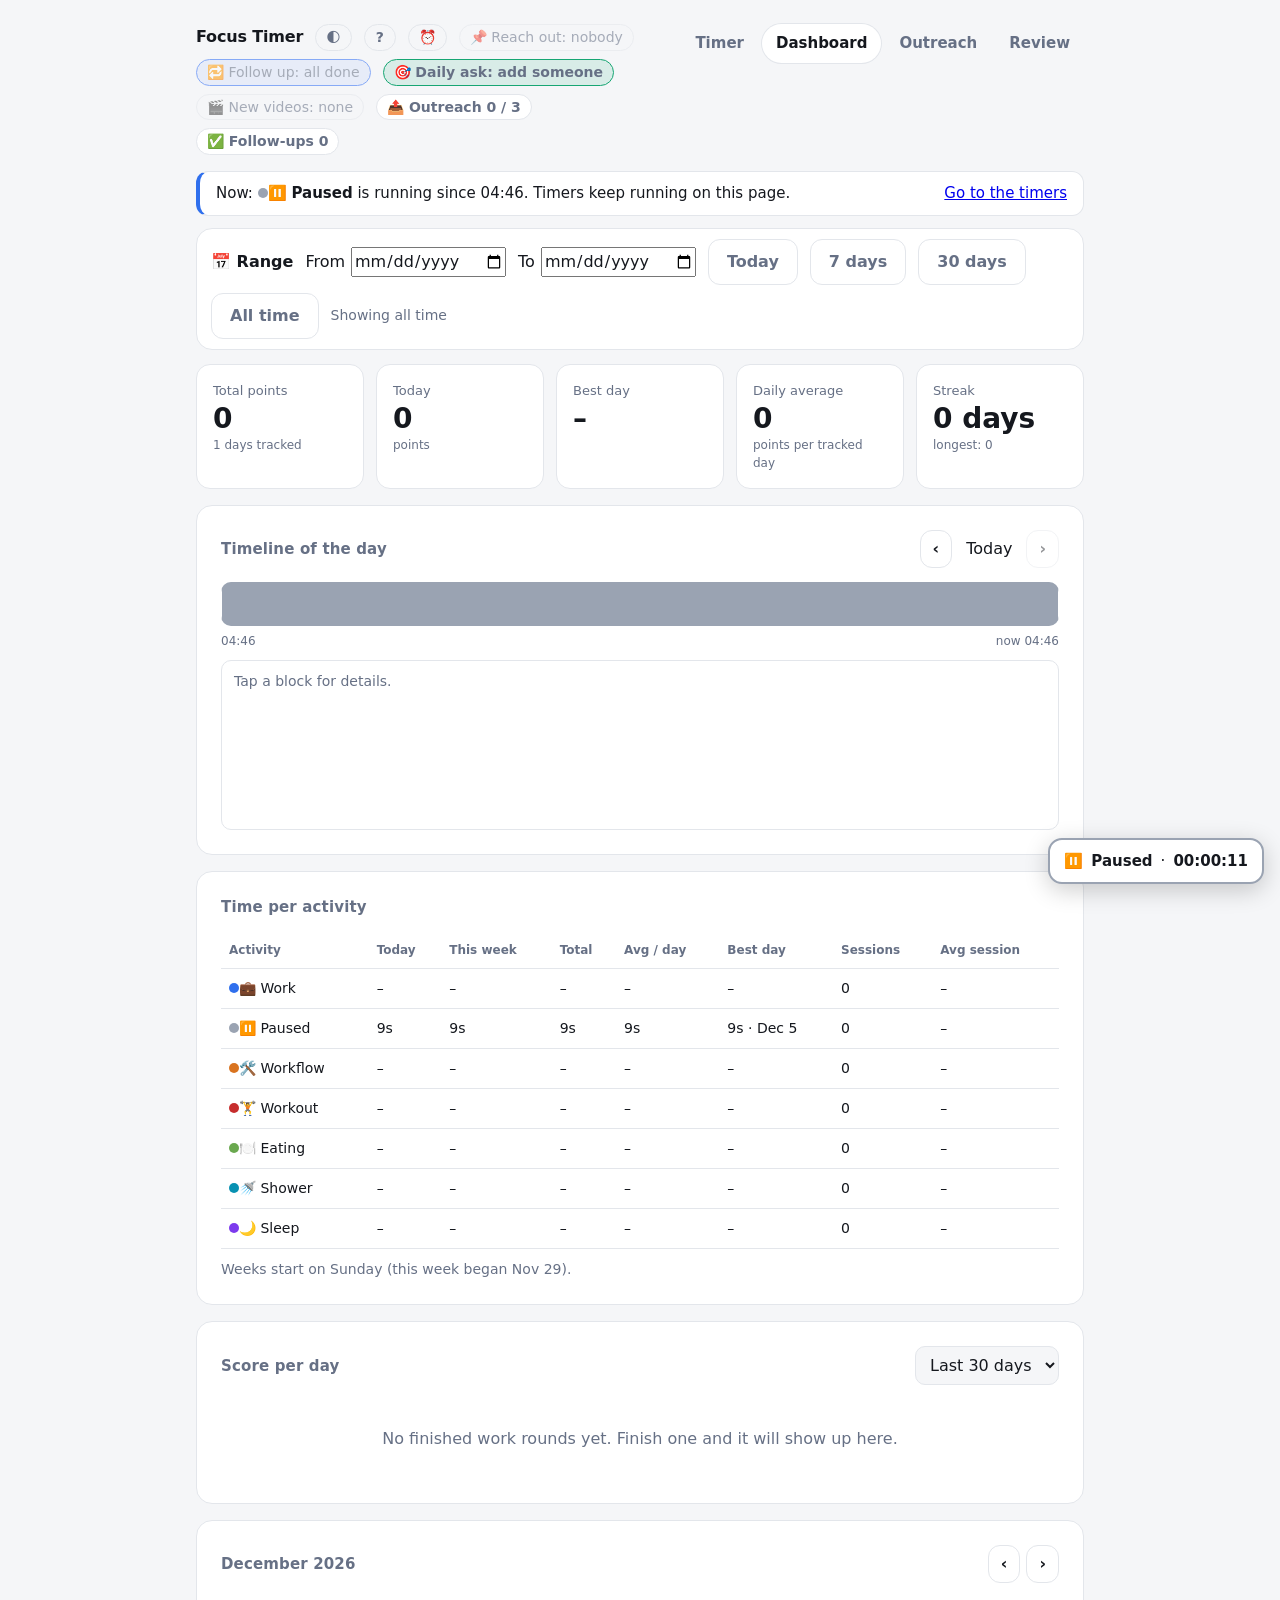
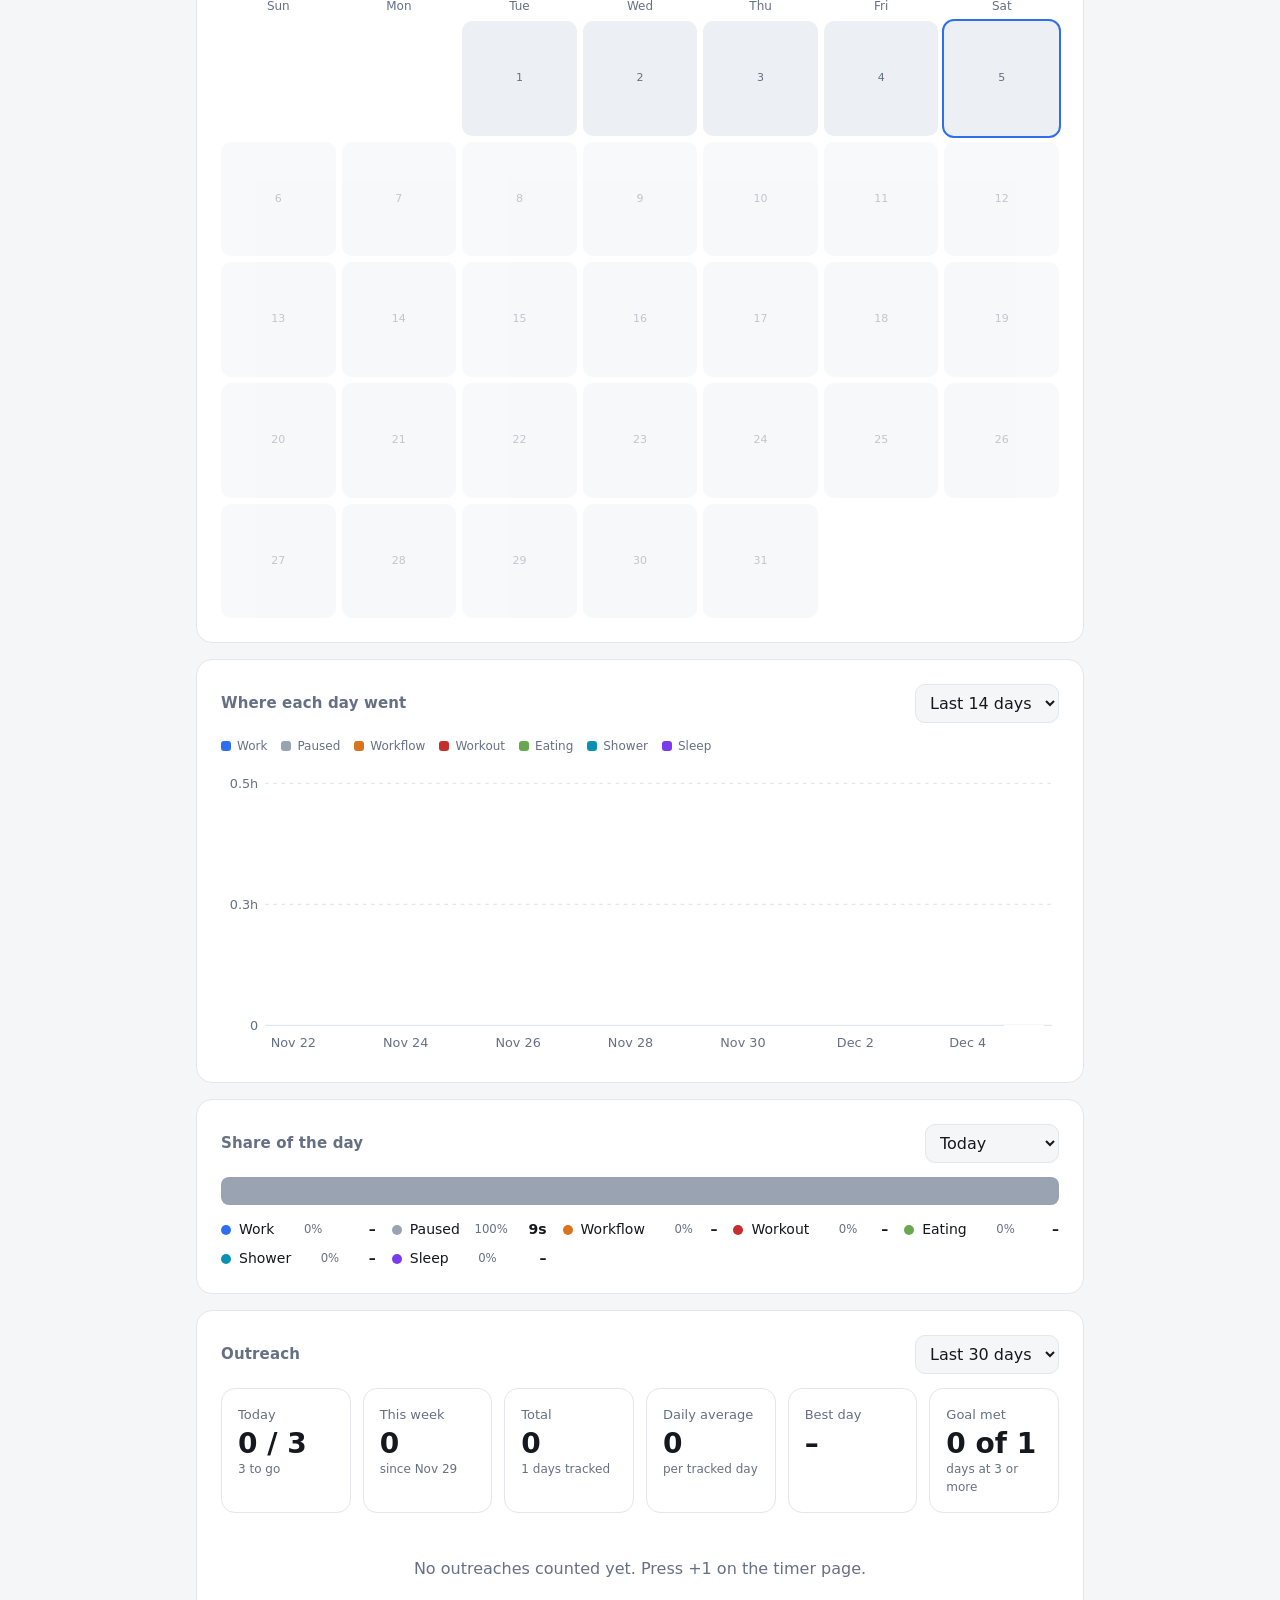
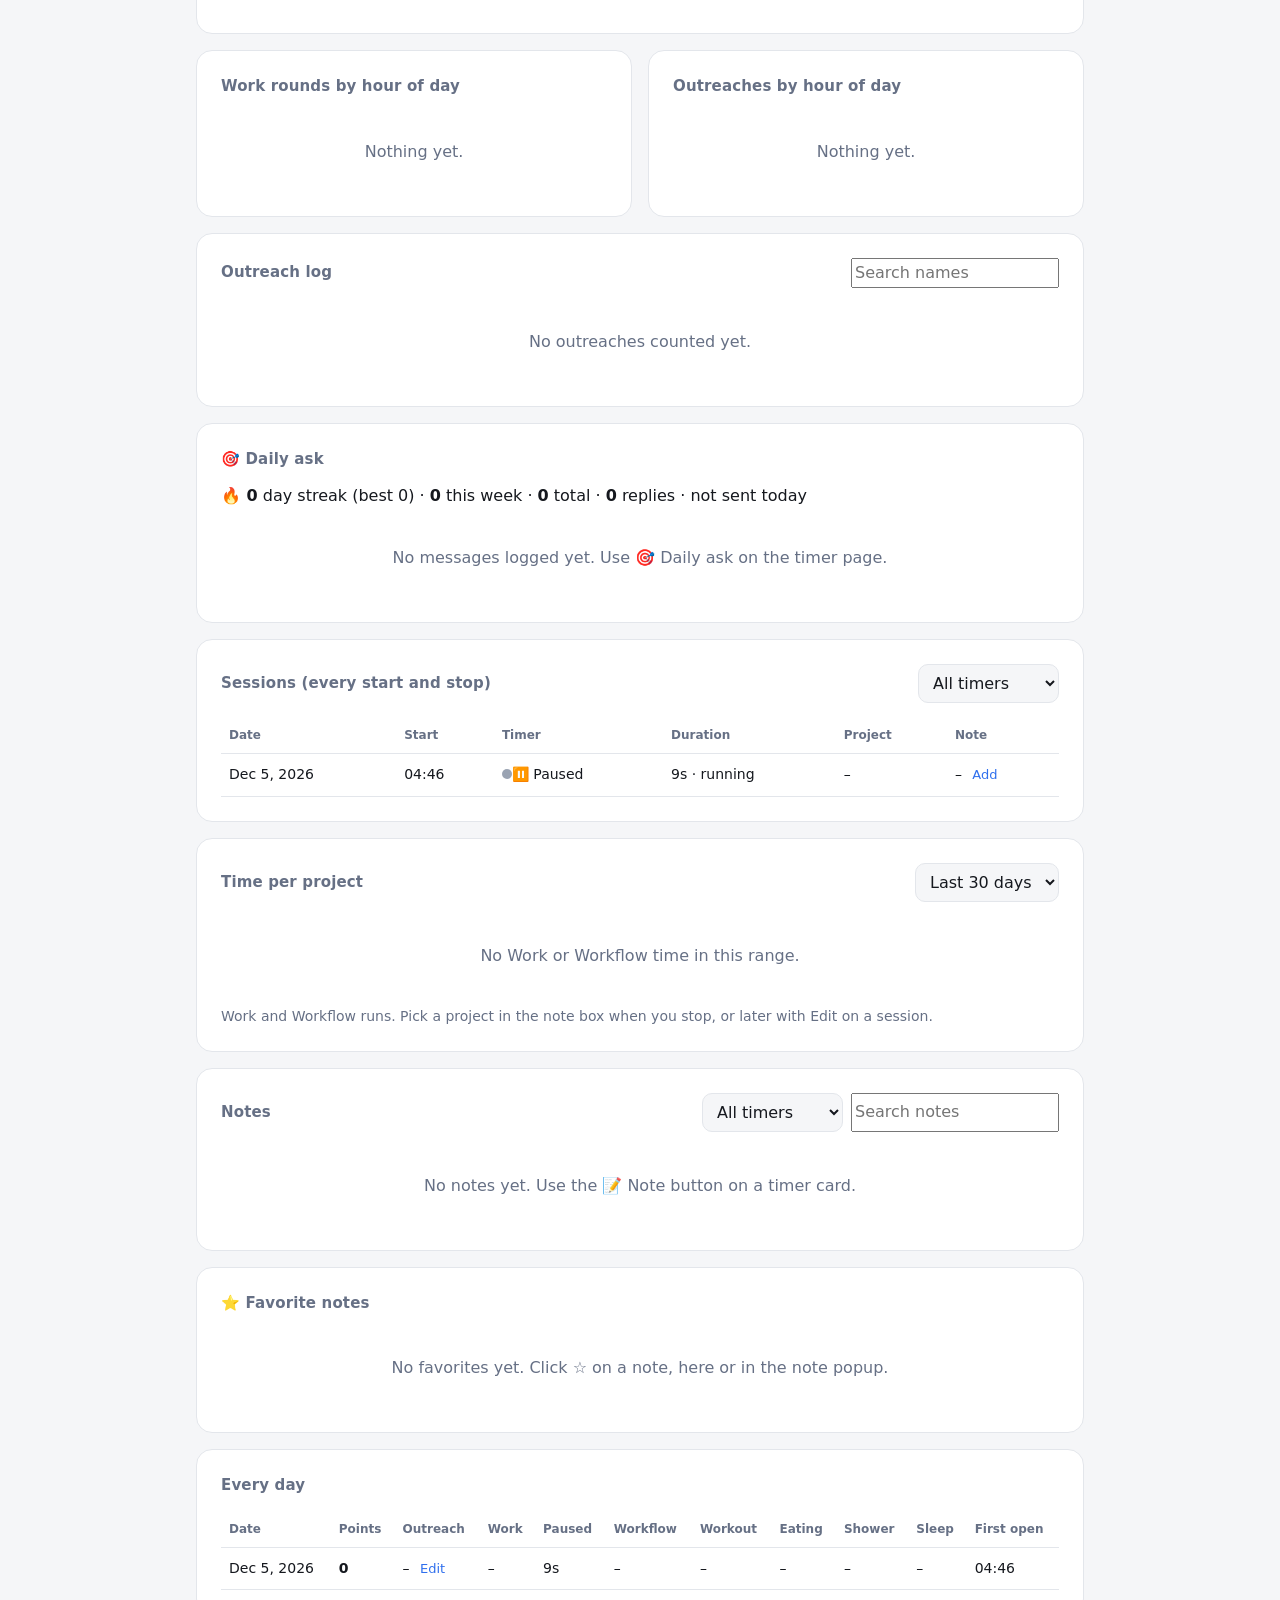
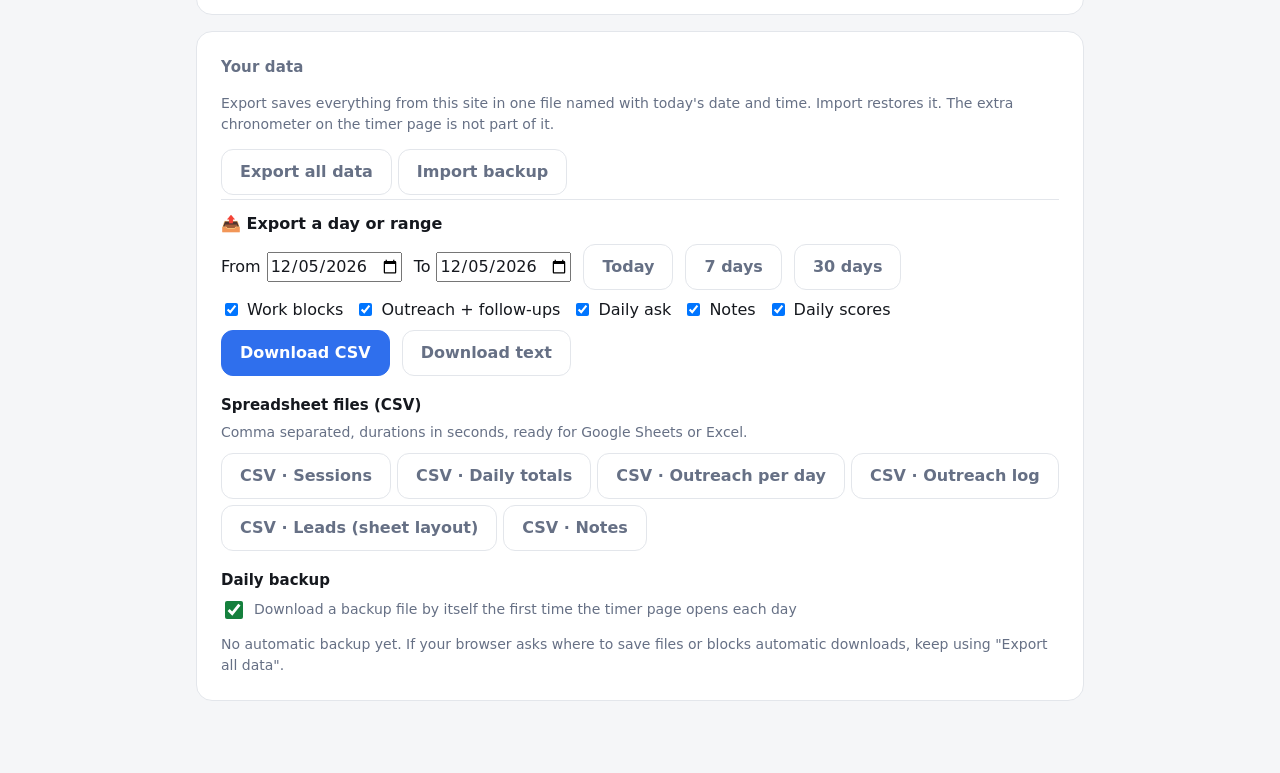
<file: timer/dashboard.html>
<!doctype html>
<html lang="en">
<head>
<meta charset="utf-8">
<meta name="viewport" content="width=device-width,initial-scale=1">
<title>Dashboard · Focus Timer</title>
<link rel="icon" href="data:image/svg+xml,%3Csvg xmlns='http://www.w3.org/2000/svg' viewBox='0 0 100 100'%3E%3Ctext y='.9em' font-size='90'%3E%E2%8F%B8%EF%B8%8F%3C/text%3E%3C/svg%3E">
<link rel="manifest" href="manifest.webmanifest">
<link rel="stylesheet" href="style.css">
</head>
<body>
<div class="wrap">
  <header class="nav">
    <strong class="brand">Focus Timer</strong>
    <button id="themeBtn" class="ghost hbtn" type="button">🌓</button>
    <nav>
      <a href="index.html">Timer</a>
      <a class="active" href="dashboard.html">Dashboard</a>
      <a href="outreach.html">Outreach</a>
      <a href="review.html">Review</a>
    </nav>
  </header>

  <div id="now" class="notice nowbar"></div>

  <div class="card rangebar" id="dashRange">
    <strong>📅 Range</strong>
    <label>From <input type="date" id="rgFrom"></label><label>To <input type="date" id="rgTo"></label>
    <button type="button" class="ghost" data-rg="1">Today</button><button type="button" class="ghost" data-rg="7">7 days</button><button type="button" class="ghost" data-rg="30">30 days</button><button type="button" class="ghost" data-rg="0">All time</button>
    <span class="muted" id="rgInfo"></span>
  </div>

  <div id="stats" class="grid"></div>

  <section class="card">
    <div class="head">
      <h2>Timeline of the day</h2>
      <div class="nav-m"><button id="tlPrev" type="button" aria-label="Previous day">‹</button><span id="tlDay" style="margin:0 8px"></span><button id="tlNext" type="button" aria-label="Next day">›</button></div>
    </div>
    <div id="tl"></div>
  </section>

  <section class="card">
    <h2>Time per activity</h2>
    <div id="acts" class="xscroll"></div>
  </section>

  <section class="card" id="goalsCard" hidden>
    <h2>Daily goals</h2>
    <div id="goals" class="grid"></div>
    <p class="muted" style="margin:10px 0 0">Set or change goals with the "Goal" link on the Work, Workout and Paused cards of the timer page. Counted over the last 30 tracked days.</p>
  </section>

  <section class="card">
    <div class="head">
      <h2>Score per day</h2>
      <select id="range" aria-label="Range">
        <option value="14">Last 14 days</option>
        <option value="30" selected>Last 30 days</option>
        <option value="90">Last 90 days</option>
        <option value="all">All time</option>
      </select>
    </div>
    <div id="bars"></div>
  </section>

  <section class="card">
    <div class="head">
      <h2 id="calTitle">Calendar</h2>
      <div class="nav-m"><button id="prevM" type="button" aria-label="Previous month">‹</button><button id="nextM" type="button" aria-label="Next month">›</button></div>
    </div>
    <div id="cal" class="cal"></div>
  </section>

  <section class="card">
    <div class="head">
      <h2>Where each day went</h2>
      <select id="stackRange" aria-label="Range">
        <option value="7">Last 7 days</option>
        <option value="14" selected>Last 14 days</option>
        <option value="30">Last 30 days</option>
        <option value="90">Last 90 days</option>
      </select>
    </div>
    <div id="legend" class="legend"></div>
    <div id="stack"></div>
  </section>

  <section class="card">
    <div class="head">
      <h2>Share of the day</h2>
      <select id="shareRange" aria-label="Range">
        <option value="today" selected>Today</option>
        <option value="7">Last 7 days</option>
        <option value="all">All time</option>
      </select>
    </div>
    <div id="share"></div>
  </section>

  <section class="card">
    <div class="head">
      <h2>Outreach</h2>
      <select id="ocRange" aria-label="Range">
        <option value="14">Last 14 days</option>
        <option value="30" selected>Last 30 days</option>
        <option value="90">Last 90 days</option>
      </select>
    </div>
    <div id="ocStats" class="grid" style="grid-template-columns:repeat(auto-fit,minmax(120px,1fr))"></div>
    <div id="ocBars"></div>
  </section>

  <div class="two">
    <section class="card">
      <h2>Work rounds by hour of day</h2>
      <div id="hours"></div>
    </section>
    <section class="card">
      <h2>Outreaches by hour of day</h2>
      <div id="ocHours"></div>
    </section>
  </div>

  <section class="card">
    <div class="head">
      <h2>Outreach log</h2>
      <input id="olQ" type="search" placeholder="Search names" aria-label="Search outreach names">
      <button type="button" class="ghost" id="olBlank" hidden></button>
    </div>
    <div id="ol"></div>
  </section>

  <section class="card">
    <div class="head"><h2>🎯 Daily ask</h2></div>
    <div id="askCard"></div>
  </section>

  <section class="card">
    <div class="head">
      <h2>Sessions (every start and stop)</h2>
      <select id="segAct" aria-label="Activity"></select>
    </div>
    <div id="segs" class="scroll"></div>
  </section>

  <section class="card" id="projCard">
    <div class="head">
      <h2>Time per project</h2>
      <select id="projRange" aria-label="Range">
        <option value="7">Last 7 days</option>
        <option value="30" selected>Last 30 days</option>
        <option value="all">All time</option>
      </select>
    </div>
    <div id="projects"></div>
    <p class="muted" style="margin:10px 0 0">Work and Workflow runs. Pick a project in the note box when you stop, or later with Edit on a session.</p>
  </section>

  <section class="card">
    <div class="head">
      <h2>Notes</h2>
      <div class="notes-bar">
        <select id="noteAct" aria-label="Timer"></select>
        <input id="noteQ" type="search" placeholder="Search notes" aria-label="Search notes">
      </div>
    </div>
    <div id="notes" class="scroll"></div>
  </section>

  <section class="card">
    <div class="head"><h2>⭐ Favorite notes</h2></div>
    <div id="favs" class="scroll"></div>
  </section>

  <section class="card">
    <h2>Every day</h2>
    <div id="table" class="scroll"></div>
  </section>

  <section class="card">
    <h2>Your data</h2>
    <p class="muted" style="margin-top:0">Export saves everything from this site in one file named with today's date and time. Import restores it. The extra chronometer on the timer page is not part of it.</p>
    <div class="tools" id="tools"></div>
    <div class="rx" id="rangeExp"></div>
    <h3 style="margin:18px 0 6px;font-size:15px">Spreadsheet files (CSV)</h3>
    <p class="muted" style="margin:0 0 10px">Comma separated, durations in seconds, ready for Google Sheets or Excel.</p>
    <div class="tools" id="csvTools"></div>
    <h3 style="margin:18px 0 6px;font-size:15px">Daily backup</h3>
    <label class="switch"><input id="autoBk" type="checkbox"><span>Download a backup file by itself the first time the timer page opens each day</span></label>
    <p class="muted" id="bkInfo" style="margin:8px 0 0"></p>
  </section>
</div>

<dialog id="olDlg">
  <form method="dialog">
    <h2 id="olTitle">Outreach</h2>
    <input id="olInput" type="text" maxlength="200" placeholder="Name or link" autocomplete="off" style="width:100%">
    <textarea id="olNote" rows="3" maxlength="1000" placeholder="Note (optional)" style="width:100%;margin-top:8px;box-sizing:border-box;font:inherit;padding:8px 10px;border:1px solid var(--line);border-radius:10px;background:var(--bg);color:inherit;resize:vertical"></textarea>
    <p class="hint">Save with empty text to remove the name or the note.</p>
    <div class="drow"><button class="ghost" id="olDel" type="button" title="Remove this outreach (and its +1)">Delete</button><button class="primary" value="save">Save</button></div>
  </form>
</dialog>

<dialog id="prDlg">
  <form method="dialog">
    <h2 id="prTitle">Rename project</h2>
    <input id="prInput" type="text" maxlength="60" autocomplete="off" style="width:100%">
    <p class="hint">Renames it on every past run. If the new name already exists, the two are merged.</p>
    <div class="drow"><button class="primary" value="save">Rename</button></div>
  </form>
</dialog>

<dialog id="ocDlg">
  <form method="dialog">
    <h2 id="ocTitle">Outreaches</h2>
    <input id="ocInput" type="number" min="0" max="9999" inputmode="numeric" autofocus>
    <p class="muted" style="margin:8px 0 0">Replaces that day's total. Your real click times stay saved.</p>
    <div class="drow"><button class="primary" value="save">Save</button></div>
  </form>
</dialog>

<dialog id="noteDlg">
  <form method="dialog">
    <h2 id="noteTitle">Note</h2>
    <textarea id="noteInput" rows="1" maxlength="1000" placeholder="Write a note" autofocus></textarea>
    <p class="hint">Enter saves · Shift+Enter for a new line · each line gets its time.</p>
    <div id="projRow" style="margin-top:10px"><input id="projInput" list="projList" maxlength="60" placeholder="Project (optional)" autocomplete="off" style="width:100%"><datalist id="projList"></datalist></div>
    <div class="drow"><button class="ghost" id="noteFav" type="button" aria-pressed="false">☆ Favorite</button><button class="ghost" id="noteDel" type="button">Delete note</button><button class="primary" id="noteSave" value="save">Save</button></div>
  </form>
</dialog>

<a id="runpop" class="runpop" href="index.html" title="Go to the timers"></a>

<script src="app.js"></script>
<script src="help.js"></script>
<script src="alarms.js"></script>
<script>
(function () {
  var $ = function (id) { return document.getElementById(id); };
  var ACTS = TSA.ACTS, META = TSA.META, dur = TSA.fmtDur;
  TSA.boot(Date.now(), {});
  TSA.initTheme($('themeBtn'));
  TSAHelp.init('dash');
  TSAAlarms.init();
  TSA.mountDataTools($('tools'), render);
  TSA.mountCsvTools($('csvTools'));
  if ($('rangeExp')) TSA.mountRangeExport($('rangeExp'));
  /* range for the whole dashboard (kept between visits) */
  (function () {
    var KEY = 'tsa_dash_range', f = $('rgFrom'), t = $('rgTo');
    var apply = function () {
      var r = TSA.setRange(f.value, t.value);
      try { if (r) localStorage.setItem(KEY, JSON.stringify(r)); else localStorage.removeItem(KEY); } catch (e) {}
      $('rgInfo').textContent = r ? 'Showing ' + r.from + (r.from === r.to ? '' : ' to ' + r.to) + ' only' : 'Showing all time';
      render();
    };
    try { var o = JSON.parse(localStorage.getItem(KEY)); if (o && o.from && o.to) { f.value = o.from; t.value = o.to; } } catch (e) {}
    f.addEventListener('change', apply); t.addEventListener('change', apply);
    $('dashRange').addEventListener('click', function (e) {
      var b = e.target.closest('[data-rg]'); if (!b) return;
      var n = +b.dataset.rg;
      if (!n) { f.value = ''; t.value = ''; } else { t.value = TSA.dayKey(Date.now()); f.value = TSA.addDays(t.value, -(n - 1)); }
      apply();
    });
    if (f.value && t.value) apply(); else $('rgInfo').textContent = 'Showing all time';
  })();
  $('autoBk').addEventListener('change', function () { TSA.setAutoBackup($('autoBk').checked); render(); });
  var monthOffset = 0;

  function esc(t) { return String(t).replace(/[&<>"]/g, function (c) { return { '&': '&amp;', '<': '&lt;', '>': '&gt;', '"': '&quot;' }[c]; }); }
  function fmtDay(k, long) {
    return TSA.keyToDate(k).toLocaleDateString('en-US', long ? { month: 'short', day: 'numeric', year: 'numeric' } : { month: 'short', day: 'numeric' });
  }
  function hms(sec) { return TSA.pad(Math.floor(sec / 3600)) + ':' + TSA.pad(Math.floor(sec % 3600 / 60)) + ':' + TSA.pad(sec % 60); }
  function clock(ms) { return new Date(ms).toLocaleTimeString('en-GB', { hour: '2-digit', minute: '2-digit' }); }
  var f1 = function (n) { return (Math.round(n * 10) / 10).toString(); };
  var dash = function (sec) { return sec >= 1 ? dur(sec) : '–'; };
  var zeroT = function () { var o = {}; ACTS.forEach(function (a) { o[a] = 0; }); return o; };
  function chatLinks(ms) {
    return TSA.chatsForClick(ms).map(function (c, i, all) {
      return ' <a class="chatlink" href="' + esc(c.url) + '" target="_blank" rel="noopener" title="' + esc(c.title || c.url) + '">' + (TSA.KIND_EMOJI[c.kind] || '💬') + ' ' + esc((c.title || '').slice(0, 24) || 'Link') + '</a>';
    }).join('');
  }
  function linkify(h) { return h.replace(/(https?:\/\/[^\s<]+)/g, '<a href="$1" target="_blank" rel="noopener noreferrer">$1</a>'); }
  function ptag(p) { return p ? '<span class="ptag">' + esc(p) + '</span>' : ''; }
  function dot(a) { return '<i class="dotc" style="--c:var(' + META[a].color + ')"></i>'; }
  function lastDays(todayK, n) {
    var out = [];
    for (var i = n - 1; i >= 0; i--) out.push(TSA.addDays(todayK, -i));
    return out;
  }
  function statCard(c) {
    return '<div class="stat"><div class="k">' + c[0] + '</div><div class="v">' + c[1] + '</div><div class="s">' + esc(c[2]) + '</div></div>';
  }

  function barsSvg(vals, labels, opts) {
    var W = 720, H = 220, pl = 28, pr = 6, pt = 18, pb = 28, n = vals.length;
    var max = Math.max.apply(null, vals.concat([1, opts.goal || 0]));
    var iw = W - pl - pr, ih = H - pt - pb, step = iw / n, bw = Math.max(2, step * 0.68);
    var every = Math.ceil(n / (opts.maxLabels || 10)), s = '';
    s += '<line class="axis" x1="' + pl + '" y1="' + (H - pb) + '" x2="' + (W - pr) + '" y2="' + (H - pb) + '"/>';
    s += '<text class="lbl" x="' + (pl - 6) + '" y="' + (pt + 4) + '" text-anchor="end">' + max + '</text>';
    s += '<text class="lbl" x="' + (pl - 6) + '" y="' + (H - pb + 4) + '" text-anchor="end">0</text>';
    vals.forEach(function (v, i) {
      var h = v / max * ih, x = pl + i * step + (step - bw) / 2, y = H - pb - h;
      s += '<rect class="bar' + (v === 0 ? ' zero' : '') + (opts.cls ? ' ' + opts.cls : '') + '" x="' + x + '" y="' + (v === 0 ? H - pb - 2 : y) + '" width="' + bw + '" height="' + (v === 0 ? 2 : h) + '" rx="3"><title>' + esc(labels[i].tip) + ': ' + v + '</title></rect>';
      if (opts.showVals && v > 0) s += '<text class="val" x="' + (x + bw / 2) + '" y="' + (y - 4) + '" text-anchor="middle">' + v + '</text>';
      if (i % every === 0) s += '<text class="lbl" x="' + (x + bw / 2) + '" y="' + (H - 9) + '" text-anchor="middle">' + esc(labels[i].short) + '</text>';
    });
    if (opts.goal) {
      var gy = H - pb - opts.goal / max * ih;
      s += '<line class="goal" x1="' + pl + '" y1="' + gy + '" x2="' + (W - pr) + '" y2="' + gy + '"><title>Goal: ' + opts.goal + '</title></line>';
      s += '<text class="lbl" x="' + (W - pr) + '" y="' + (gy - 4) + '" text-anchor="end">goal ' + opts.goal + '</text>';
    }
    return '<svg class="chart" viewBox="0 0 ' + W + ' ' + H + '" role="img" aria-label="' + esc(opts.aria) + '">' + s + '</svg>';
  }

  function stackedSvg(rows) {
    var W = 720, H = 250, pl = 38, pr = 6, pt = 14, pb = 28, n = rows.length, maxH = 0.5;
    rows.forEach(function (r) { if (r.total / 3600 > maxH) maxH = r.total / 3600; });
    var max = Math.ceil(maxH * 2) / 2, iw = W - pl - pr, ih = H - pt - pb, step = iw / n, bw = Math.max(2, step * 0.68);
    var every = Math.ceil(n / 10), s = '';
    [max / 2, max].forEach(function (v) {
      var y = H - pb - v / max * ih;
      s += '<line class="grid" x1="' + pl + '" y1="' + y + '" x2="' + (W - pr) + '" y2="' + y + '"/>';
      s += '<text class="lbl" x="' + (pl - 6) + '" y="' + (y + 4) + '" text-anchor="end">' + (v % 1 ? v.toFixed(1) : v) + 'h</text>';
    });
    s += '<line class="axis" x1="' + pl + '" y1="' + (H - pb) + '" x2="' + (W - pr) + '" y2="' + (H - pb) + '"/>';
    s += '<text class="lbl" x="' + (pl - 6) + '" y="' + (H - pb + 4) + '" text-anchor="end">0</text>';
    rows.forEach(function (r, i) {
      var x = pl + i * step + (step - bw) / 2, y = H - pb;
      ACTS.forEach(function (a) {
        var h = r.t[a] / 3600 / max * ih;
        if (h < 0.4) return;
        y -= h;
        s += '<rect class="seg" x="' + x + '" y="' + y + '" width="' + bw + '" height="' + h + '" style="fill:var(' + META[a].color + ')"><title>' +
          esc(r.tip + ' · ' + META[a].label + ' ' + dur(r.t[a])) + '</title></rect>';
      });
      if (i % every === 0) s += '<text class="lbl" x="' + (x + bw / 2) + '" y="' + (H - 9) + '" text-anchor="middle">' + esc(r.short) + '</text>';
    });
    return '<svg class="chart" viewBox="0 0 ' + W + ' ' + H + '" role="img" aria-label="Time per activity for each day">' + s + '</svg>';
  }

  /* a run can take a note unless it is the stale 'paused' tail of a page that vanished */
  function canEdit(act, start, live) {
    if (!live) return true;
    var S = TSA.get(); return S.active === act && S.activeSince === start;
  }
  var setNoteText = TSA.noteBox($('noteInput'), $('noteSave'));
  /* Long notes: 2 lines + fade + 'more…'. `key` remembers which ones you opened across refreshes. */
  var openNotes = {};
  function noteHtml(text, key) {
    return '<div class="nwrap' + (openNotes[key] ? ' open' : '') + '" data-k="' + esc(key) + '"><div class="nclamp">' + esc(text) + '</div><button type="button" class="nmore">' + (openNotes[key] ? 'less' : 'more…') + '</button></div>';
  }
  function fitNotes(root) {
    Array.prototype.forEach.call(root.querySelectorAll('.nwrap'), function (w) {
      var c = w.firstChild, was = w.classList.contains('open');
      w.classList.remove('open');
      var long = c.scrollHeight > c.clientHeight + 1;
      w.classList.toggle('more', long || was);
      w.classList.toggle('open', was && long);
    });
  }
  document.addEventListener('click', function (e) {
    var m = e.target.closest && e.target.closest('.nmore'); if (!m) return;
    var w = m.parentNode, k = w.getAttribute('data-k');
    openNotes[k] = !openNotes[k]; w.classList.toggle('open', !!openNotes[k]); m.textContent = openNotes[k] ? 'less' : 'more…';
  });
  function openNote(act, start, end, live, note, project) {
    var when = live ? 'running since ' + clock(start) : fmtDay(TSA.dayKey(start), true) + ', ' + clock(start) + '–' + clock(end);
    $('noteTitle').textContent = META[act].icon + ' ' + META[act].label + ' · ' + when;
    setNoteText(note || '');
    var isProj = TSA.NOTE_ACTS.indexOf(act) >= 0;
    $('projRow').hidden = !isProj;
    $('projList').innerHTML = TSA.projectList().map(function (p) { return '<option value="' + esc(p) + '"></option>'; }).join('');
    $('projInput').value = isProj ? (project || '') : '';
    $('noteDel').hidden = !note;
    paintFav(TSA.isFav(act, start));
    $('noteDlg').returnValue = '';
    $('noteDlg').dataset.act = act; $('noteDlg').dataset.start = start;
    $('noteDlg').showModal();
    $('noteInput').focus(); $('noteInput').setSelectionRange($('noteInput').value.length, $('noteInput').value.length);   // caret at the end, so typing adds to the note
  }
  $('noteDel').addEventListener('click', function () { $('noteDlg').close('delete'); });
  function paintFav(on) { var b = $('noteFav'); b.textContent = (on ? '⭐ Favorite' : '☆ Favorite'); b.classList.toggle('on', !!on); b.setAttribute('aria-pressed', on ? 'true' : 'false'); }
  $('noteFav').addEventListener('click', function () {
    var d = $('noteDlg'), on = !TSA.isFav(d.dataset.act, +d.dataset.start);
    TSA.setFav(d.dataset.act, +d.dataset.start, on); paintFav(on); render();
  });
  /* click outside the note box = save what is written and close (empty text: just close) */
  $('noteDlg').addEventListener('mousedown', function (e) {
    if (e.target !== this) return;
    var r = this.getBoundingClientRect();
    if (e.clientX >= r.left && e.clientX <= r.right && e.clientY >= r.top && e.clientY <= r.bottom) return;
    this.close($('noteInput').value.trim() ? 'save' : '');
  });
  $('noteDlg').addEventListener('close', function () {
    var v = this.returnValue;
    if (v === 'save') TSA.setNoteAt(this.dataset.act, +this.dataset.start, $('noteInput').value, $('projRow').hidden ? undefined : $('projInput').value);
    else if (v === 'delete') TSA.setNoteAt(this.dataset.act, +this.dataset.start, '', $('projRow').hidden ? undefined : $('projInput').value);
    else return;
    render();
  });
  $('olDel').addEventListener('click', function () {
    if (!confirm('Delete this outreach? Its +1 is also removed from the outreach counts.')) return;
    $('olDlg').close('deleted');
  });
  $('olDlg').addEventListener('close', function () {
    if (this.returnValue === 'deleted') { TSA.outreachRemoveClick(this.dataset.ms); render(); return; }
    if (this.returnValue !== 'save') return;
    TSA.setOutreachName(this.dataset.ms, $('olInput').value); TSA.setOutreachNote(this.dataset.ms, $('olNote').value); render();
  });
  $('prDlg').addEventListener('close', function () {
    if (this.returnValue !== 'save') return;
    TSA.renameProject(this.dataset.from, $('prInput').value); render();
  });
  $('ocDlg').addEventListener('close', function () {
    if (this.returnValue !== 'save') return;
    TSA.setOutreachDay(this.dataset.day, $('ocInput').value); render();
  });
  document.addEventListener('click', function (e) {
    var sb = e.target.closest && e.target.closest('[data-fav]');
    if (sb) { TSA.setFav(sb.dataset.act, +sb.dataset.start, !TSA.isFav(sb.dataset.act, +sb.dataset.start)); render(); return; }
    var db = e.target.closest && e.target.closest('[data-ol-del]');
    if (db) { if (confirm('Delete this empty outreach? Its +1 is also removed from the outreach counts.')) { TSA.outreachRemoveClick(+db.dataset.olDel); render(); } return; }
    var lb = e.target.closest && e.target.closest('[data-ol]');
    if (lb) {
      var ms = +lb.dataset.ol, cur = TSA.outreachLog().filter(function (o) { return o.ms === ms; })[0];
      $('olTitle').textContent = 'Outreach on ' + fmtDay(TSA.dayKey(ms), true) + ', ' + clock(ms);
      $('olInput').value = cur ? cur.name : ''; $('olNote').value = cur ? cur.note : ''; $('olDlg').dataset.ms = ms; $('olDlg').returnValue = ''; $('olDlg').showModal(); $('olInput').select(); return;
    }
    var pb = e.target.closest && e.target.closest('[data-pr]');
    if (pb) { $('prTitle').textContent = 'Rename “' + pb.dataset.pr + '”'; $('prInput').value = pb.dataset.pr; $('prDlg').dataset.from = pb.dataset.pr; $('prDlg').returnValue = ''; $('prDlg').showModal(); $('prInput').select(); return; }
    var ob = e.target.closest && e.target.closest('[data-oc-edit]');
    if (ob) {
      $('ocTitle').textContent = 'Outreaches on ' + fmtDay(ob.dataset.day, true);
      $('ocInput').value = ob.dataset.n; $('ocDlg').dataset.day = ob.dataset.day; $('ocDlg').returnValue = '';
      $('ocDlg').showModal(); $('ocInput').select(); return;
    }
    var b = e.target.closest && e.target.closest('[data-edit]'); if (!b) return;
    var act = b.dataset.act, start = +b.dataset.start, S = TSA.get(), live = S.active === act && S.activeSince === start, note = '', end = null, project = '';
    if (live) { note = S.liveNote || ''; project = S.liveProject || ''; }
    else { var g = S.segments.find(function (x) { return x.act === act && x.start === start; }); if (!g) return; note = g.note || ''; project = g.project || ''; end = g.end; }
    openNote(act, start, end, live, note, project);
  });

  function renderPop() {
    var S = TSA.get(), now = Date.now(), m = META[S.active], el = $('runpop'), t;
    if (S.active === 'work' && S.timer.mode === 'running') t = 'time left ' + hms(Math.max(0, Math.ceil((S.timer.endAt - now) / 1000)));
    else t = hms(Math.max(0, Math.floor((now - S.activeSince) / 1000)));
    el.style.setProperty('--c', 'var(' + m.color + ')');
    if (!el.firstChild || el.dataset.act !== S.active) {
      el.dataset.act = S.active;
      el.innerHTML = '<span class="ri"></span><strong class="rl"></strong> · <b class="rt"></b>';
      el.querySelector('.ri').textContent = m.icon + ' '; el.querySelector('.rl').textContent = m.label;
    }
    el.querySelector('.rt').textContent = t;   // only the text changes, so a click on the pill is never lost
  }
  $('runpop').addEventListener('click', function (e) {
    if (e.button !== 0 || e.ctrlKey || e.metaKey || e.shiftKey) return;   // middle / Ctrl+click keep their normal meaning
    e.preventDefault(); location.href = 'index.html';
  });
  var tlDay = null, tlSel = null;
  function renderTimeline() {
    var now = Date.now(), todayK = TSA.dayKey(now);
    if (!tlDay) tlDay = todayK;
    var blocks = TSA.timeline(tlDay, now);
    $('tlDay').textContent = tlDay === todayK ? 'Today' : fmtDay(tlDay, true);
    $('tlNext').disabled = tlDay >= todayK;
    if (!blocks.length) { $('tl').innerHTML = '<div class="empty-msg">Nothing tracked on this day.</div>'; return; }
    var t0 = blocks[0].start, t1 = blocks[blocks.length - 1].end, span = Math.max(1, t1 - t0);
    var bar = blocks.map(function (b, i) {
      return '<span tabindex="0" class="' + (b.note ? 'hasnote' : '') + '" data-i="' + i + '" style="flex:' + (b.end - b.start) + ' 1 0;background:var(' + META[b.act].color + ')" title="' +
        esc(META[b.act].label + ' · ' + clock(b.start) + '–' + clock(b.end) + ' · ' + dur(Math.round((b.end - b.start) / 1000))) + '"></span>';
    }).join('');
    $('tl').innerHTML = '<div class="tl" role="img" aria-label="Timeline of the day">' + bar + '</div><div class="tl-ends"><span>' + clock(t0) + '</span><span>' +
      (tlDay === todayK ? 'now ' : '') + clock(t1) + '</span></div><div class="tl-tip" id="tlTip"><span class="muted">Tap a block for details.</span></div>';
    var tip = $('tlTip');
    var showBlock = function (b) {
      tip.innerHTML = dot(b.act) + META[b.act].icon + ' <strong>' + META[b.act].label + '</strong> · ' + clock(b.start) + '–' + clock(b.end) + ' · ' +
        dur(Math.round((b.end - b.start) / 1000)) + (b.project ? ' ' + ptag(b.project) : '') + (b.note ? noteHtml(b.note, 't:' + b.act + ':' + b.orig) : '') +
        (canEdit(b.act, b.orig, b.live) ? ' <button type="button" class="linkbtn" data-edit data-act="' + b.act + '" data-start="' + b.orig + '">' + (b.note ? 'Edit note' : 'Add note') + '</button>' : '');
      fitNotes(tip);
    };
    var show = function (e) {
      var i = e.target.getAttribute && e.target.getAttribute('data-i'); if (i == null) return;
      tlSel = blocks[+i].start; showBlock(blocks[+i]);   // remembered across refreshes
    };
    if (tlSel != null) blocks.forEach(function (b) { if (b.start === tlSel) showBlock(b); });   // keep the chosen block after a refresh
    fitNotes($('tl'));
    var barEl = $('tl').firstChild;
    barEl.addEventListener('mouseover', show); barEl.addEventListener('click', show); barEl.addEventListener('focusin', show);
  }

  function renderNow() {
    renderPop();
    var S = TSA.get(), m = META[S.active];
    $('now').innerHTML = '<span>Now: ' + dot(S.active) + m.icon + ' <strong>' + m.label + '</strong> is running since ' + clock(S.activeSince) +
      '. Timers keep running on this page.</span> <a href="index.html" style="margin-left:auto">Go to the timers</a>';
  }

  function render() {
    var A = TSA.analyze();
    renderNow();
    renderTimeline();

    /* score cards */
    var today = A.per[A.todayK];
    $('stats').innerHTML = [
      ['Total points', A.points, A.trackedDays + ' days tracked'],
      ['Today', today ? today.points : 0, 'points'],
      ['Best day', A.best ? A.best.points : '–', A.best ? fmtDay(A.best.day, true) : ''],
      ['Daily average', f1(A.avgPerDay), 'points per tracked day'],
      ['Streak', A.streak.current + (A.streak.current === 1 ? ' day' : ' days'), 'longest: ' + A.streak.longest]
    ].map(statCard).join('');

    /* per-activity totals */
    $('acts').innerHTML = '<table><thead><tr><th>Activity</th><th>Today</th><th>This week</th><th>Total</th><th>Avg / day</th><th>Best day</th><th>Sessions</th><th>Avg session</th></tr></thead><tbody>' +
      ACTS.map(function (a) {
        var p = A.perAct[a];
        return '<tr><td>' + dot(a) + META[a].icon + ' ' + META[a].label + '</td><td>' + dash(p.todaySec) + '</td><td>' + dash(p.weekSec) + '</td><td>' + dash(p.totalSec) +
          '</td><td>' + dash(p.avgDaySec) + '</td><td>' + (p.best ? dur(p.best.sec) + ' · ' + fmtDay(p.best.day) : '–') + '</td><td>' + p.count + '</td><td>' + dash(p.avgSessionSec) + '</td></tr>';
      }).join('') + '</tbody></table><p class="muted" style="margin:10px 0 0">Weeks start on Sunday (this week began ' + fmtDay(A.weekStart) + ').</p>';

    /* score per day */
    var r = $('range').value, n;
    if (r === 'all') {
      var oldest = A.days.length ? A.days[A.days.length - 1].day : A.todayK, c = 1, k = oldest;
      while (k < A.todayK && c < 3650) { k = TSA.addDays(k, 1); c++; }
      n = Math.max(c, 7);
    } else n = +r;
    var keys = lastDays(A.todayK, n);
    var vals = keys.map(function (key) { return A.per[key] ? A.per[key].points : 0; });
    var labels = keys.map(function (key) { return { short: fmtDay(key), tip: fmtDay(key, true) }; });
    $('bars').innerHTML = A.points === 0 ? '<div class="empty-msg">No finished work rounds yet. Finish one and it will show up here.</div>'
      : barsSvg(vals, labels, { showVals: n <= 31, aria: 'Points per day', maxLabels: 10 });

    /* calendar */
    var base = TSA.keyToDate(A.todayK);
    var first = new Date(base.getFullYear(), base.getMonth() + monthOffset, 1);
    var y = first.getFullYear(), m = first.getMonth(), dim = new Date(y, m + 1, 0).getDate();
    $('calTitle').textContent = first.toLocaleDateString('en-US', { month: 'long', year: 'numeric' });
    var maxP = 1;
    for (var dd = 1; dd <= dim; dd++) { var dk = y + '-' + TSA.pad(m + 1) + '-' + TSA.pad(dd); if (A.per[dk] && A.per[dk].points > maxP) maxP = A.per[dk].points; }
    var html = ['Sun', 'Mon', 'Tue', 'Wed', 'Thu', 'Fri', 'Sat'].map(function (w) { return '<div class="dow">' + w + '</div>'; }).join('');
    for (var e = 0; e < first.getDay(); e++) html += '<div class="cell empty"></div>';
    for (var day = 1; day <= dim; day++) {
      var kk = y + '-' + TSA.pad(m + 1) + '-' + TSA.pad(day), p = A.per[kk] ? A.per[kk].points : 0;
      var cls = 'cell' + (kk > A.todayK ? ' future' : '') + (kk === A.todayK ? ' today' : ''), st = '';
      if (p > 0) { var pct = 18 + Math.round(p / maxP * 77); st = ' style="background:color-mix(in srgb, var(--accent) ' + pct + '%, var(--cell))"'; if (pct > 55) cls += ' hot'; }
      html += '<div class="' + cls + '"' + st + ' title="' + fmtDay(kk, true) + ': ' + p + ' points"><span>' + day + '</span><b>' + (p || '') + '</b></div>';
    }
    $('cal').innerHTML = html;

    /* where each day went */
    $('legend').innerHTML = ACTS.map(function (a) { return '<span><i style="background:var(' + META[a].color + ')"></i>' + META[a].label + '</span>'; }).join('');
    var sk = lastDays(A.todayK, +$('stackRange').value), any = false;
    var rows = sk.map(function (key) {
      var d = A.per[key];
      if (d && d.total > 0) any = true;
      return { short: fmtDay(key), tip: fmtDay(key, true), t: d ? d.t : zeroT(), total: d ? d.total : 0 };
    });
    $('stack').innerHTML = any ? stackedSvg(rows) : '<div class="empty-msg">No tracked time yet.</div>';

    /* share of the day */
    var sr = $('shareRange').value, sum = zeroT(), grand = 0;
    var shareKeys = sr === 'today' ? [A.todayK] : sr === '7' ? lastDays(A.todayK, 7) : Object.keys(A.per);
    shareKeys.forEach(function (key) { if (A.per[key]) ACTS.forEach(function (a) { sum[a] += A.per[key].t[a]; }); });
    ACTS.forEach(function (a) { grand += sum[a]; });
    $('share').innerHTML = grand < 1 ? '<div class="empty-msg">Nothing tracked in this range yet.</div>' :
      '<div class="share" role="img" aria-label="Share of tracked time per activity">' + ACTS.map(function (a) {
        return '<span style="width:' + (sum[a] / grand * 100).toFixed(2) + '%;background:var(' + META[a].color + ')" title="' + META[a].label + ' ' + dur(sum[a]) + '"></span>';
      }).join('') + '</div><div class="shl">' + ACTS.map(function (a) {
        return '<div>' + dot(a) + META[a].label + '<small>' + Math.round(sum[a] / grand * 100) + '%</small><b>' + dash(sum[a]) + '</b></div>';
      }).join('') + '</div>';

    /* outreach */
    var O = A.outreach;
    $('ocStats').innerHTML = [
      ['Today', O.today + ' / ' + O.goal, O.today >= O.goal ? 'goal reached' : (O.goal - O.today) + ' to go'],
      ['This week', O.week, 'since ' + fmtDay(A.weekStart)],
      ['Total', O.total, O.trackedDays + ' days tracked'],
      ['Daily average', f1(O.avgPerDay), 'per tracked day'],
      ['Best day', O.best ? O.best.count : '–', O.best ? fmtDay(O.best.day, true) : ''],
      ['Goal met', O.goalMetDays + ' of ' + O.trackedDays, 'days at ' + O.goal + ' or more']
    ].map(statCard).join('');
    var on = +$('ocRange').value, okeys = lastDays(A.todayK, on);
    var ovals = okeys.map(function (key) { return A.per[key] ? A.per[key].outreach : 0; });
    var olabels = okeys.map(function (key) { return { short: fmtDay(key), tip: fmtDay(key, true) }; });
    $('ocBars').innerHTML = O.total === 0 ? '<div class="empty-msg">No outreaches counted yet. Press +1 on the timer page.</div>'
      : barsSvg(ovals, olabels, { showVals: on <= 31, cls: 'out', goal: O.goal, aria: 'Outreaches per day', maxLabels: 10 });

    /* hours */
    var hv = A.byHour.map(function (h) { return h.points; });
    var hl = A.byHour.map(function (h) { return { short: String(h.hour), tip: h.hour + ':00' }; });
    $('hours').innerHTML = A.points === 0 ? '<div class="empty-msg">Nothing yet.</div>' : barsSvg(hv, hl, { showVals: false, aria: 'Work rounds by hour of day', maxLabels: 8 });
    $('ocHours').innerHTML = O.total === 0 ? '<div class="empty-msg">Nothing yet.</div>' : barsSvg(O.byHour, hl, { showVals: false, cls: 'out', aria: 'Outreaches by hour of day', maxLabels: 8 });

    /* sessions of one activity */
    var sel = $('segAct');
    if (!sel.options.length) {
      sel.innerHTML = '<option value="all">All timers</option>' + ACTS.map(function (a) { return '<option value="' + a + '">' + META[a].icon + ' ' + META[a].label + '</option>'; }).join('');
      sel.value = 'all';
    }
    var act = sel.value, isAll = act === 'all', list, more;
    if (isAll) {
      list = [];
      ACTS.forEach(function (a) { A.segs[a].forEach(function (g) { list.push({ act: a, start: g.start, end: g.end, sec: g.sec, note: g.note, project: g.project, live: g.live }); }); });
      list.sort(function (x, y) { return y.start - x.start; });
    } else list = A.segs[act].map(function (g) { return { act: act, start: g.start, end: g.end, sec: g.sec, note: g.note, project: g.project, live: g.live }; });
    more = list.length > 300;
    $('segs').innerHTML = list.length
      ? '<table><thead><tr><th>Date</th><th>Start</th>' + (isAll ? '<th>Timer</th>' : '') + '<th>Duration</th><th>Project</th><th>Note</th></tr></thead><tbody>' +
        list.slice(0, 300).map(function (g) {
          return '<tr><td>' + fmtDay(TSA.dayKey(g.start), true) + '</td><td>' + clock(g.start) + '</td>' +
            (isAll ? '<td>' + dot(g.act) + META[g.act].icon + ' ' + META[g.act].label + '</td>' : '') +
            '<td>' + dur(g.sec) + (g.live ? ' · running' : '') + '</td>' +
            '<td>' + (ptag(g.project) || '–') + '</td>' +
            '<td class="wrapt">' + (g.note ? noteHtml(g.note, 's:' + g.act + ':' + g.start) : '–') + ' ' + (g.note ? '<button type="button" class="linkbtn star' + (TSA.isFav(g.act, g.start) ? ' on' : '') + '" data-fav data-act="' + g.act + '" data-start="' + g.start + '" title="Favorite">' + (TSA.isFav(g.act, g.start) ? '⭐' : '☆') + '</button>' : '') + (canEdit(g.act, g.start, g.live) ? '<button type="button" class="linkbtn" data-edit data-act="' + g.act + '" data-start="' + g.start + '">' + (g.note ? 'Edit' : 'Add') + '</button>' : '') + '</td></tr>';
        }).join('') + '</tbody></table>' + (more ? '<p class="muted">Showing the latest 300 of ' + list.length + '.</p>' : '')
      : '<div class="empty-msg">No ' + (isAll ? '' : META[act].label.toLowerCase() + ' ') + 'sessions yet.</div>';

    /* goals */
    var GA = Object.keys(A.goals);
    $('goalsCard').hidden = !GA.length;
    $('goals').innerHTML = TSA.ACTS.filter(function (a) { return A.goals[a]; }).map(function (a) {
      var g = A.goals[a], max = g.kind === 'max', ok = max ? g.todaySec <= g.target : g.todaySec >= g.target;
      return '<div class="stat"><div class="k">' + META[a].icon + ' ' + META[a].label + (max ? ' · max' : ' · goal') + ' ' + dur(g.target) + '</div><div class="v">' + dur(g.todaySec) + '</div>' +
        '<div class="s">' + (max ? (ok ? 'under the limit today' : 'over the limit today') : (ok ? 'goal reached today ✓' : dur(g.target - g.todaySec) + ' to go')) + '</div>' +
        '<div class="s">' + g.metDays + ' of ' + g.trackedDays + ' days ' + (max ? 'under' : 'met') + ' · streak ' + g.streak + '</div></div>';
    }).join('');
    $('autoBk').checked = TSA.get().settings.autoBackup;
    var lb = TSA.get().lastBackup;
    $('bkInfo').textContent = lb ? 'Last automatic backup: ' + fmtDay(TSA.dayKey(lb), true) + ', ' + clock(lb) + '. If your browser asks where to save it or blocks it, keep using "Export all data" too.' : 'No automatic backup yet. If your browser asks where to save files or blocks automatic downloads, keep using "Export all data".';

    /* daily ask */
    var ast = TSA.askStats(Date.now()), alog = TSA.askLog();
    $('askCard').innerHTML = '<div class="askstats"><b>🔥 ' + ast.streak + '</b> day streak (best ' + ast.best + ') · <b>' + ast.week + '</b> this week · <b>' + ast.total + '</b> total · <b>' + ast.replies + '</b> replies' + (ast.sentToday ? ' · sent today ✓' : ' · not sent today') + '</div>' +
      (alog.length ? alog.slice(0, 15).map(function (l) {
        return '<div class="nrow"><span class="nt">' + fmtDay(TSA.dayKey(l.ms), true) + ' · ' + clock(l.ms) + '</span><span>🎯 Ask</span><span class="nx">' + esc(l.name) + (l.replied ? ' · <b>replied</b>' : '') + (l.learned ? '<div class="onote">💡 ' + esc(l.learned) + '</div>' : '') + '</span></div>';
      }).join('') : '<div class="empty-msg">No messages logged yet. Use 🎯 Daily ask on the timer page.</div>');

    /* outreach log */
    var olq = $('olQ').value.trim().toLowerCase();
    var linked = {}; TSA.get().outreach.follow.concat(TSA.get().outreach.todo || []).forEach(function (x) { if (x.ms) linked[x.ms] = 1; });
    var blanks = TSA.outreachLog().filter(function (o) { return !o.name && !o.note && !linked[o.ms]; });
    var ob = $('olBlank'); ob.hidden = !blanks.length; ob.textContent = 'Delete ' + blanks.length + ' empty'; ob.dataset.n = blanks.length;
    var olist = TSA.outreachLog().filter(function (o) { return !olq || o.name.toLowerCase().indexOf(olq) >= 0 || o.note.toLowerCase().indexOf(olq) >= 0; });
    $('ol').innerHTML = olist.length ? olist.slice(0, 300).map(function (o) {
      return '<div class="nrow"><span class="nt">' + fmtDay(TSA.dayKey(o.ms), true) + ' · ' + clock(o.ms) + '</span><span>🤝 Outreach</span><span class="nx">' + (o.name ? linkify(esc(o.name)) : '<span class="muted">–</span>') + chatLinks(o.ms) + (o.note ? '<div class="onote">' + linkify(esc(o.note)) + '</div>' : '') +
        '</span><button type="button" class="linkbtn" data-ol="' + o.ms + '">' + (o.name || o.note ? 'Edit' : 'Add name') + '</button>' + (!o.name && !o.note ? '<button type="button" class="linkbtn" data-ol-del="' + o.ms + '">Delete</button>' : '') + '</div>';
    }).join('') + (olist.length > 300 ? '<p class="muted">Showing the newest 300 of ' + olist.length + '.</p>' : '')
      : '<div class="empty-msg">' + (olq ? 'No names match.' : 'No outreaches counted yet.') + '</div>';

    /* projects */
    var pr = $('projRange').value, since = pr === 'all' ? null : TSA.addDays(A.todayK, -(+pr - 1));
    var plist = TSA.projectTime(since), pmax = plist.length ? plist[0].sec : 1;
    $('projects').innerHTML = plist.length ? plist.map(function (o) {
      var name = o.project || '(no project)';
      return '<div class="prow"><div class="pn">' + esc(name) + (o.project ? ' <button type="button" class="linkbtn" data-pr="' + esc(o.project) + '">Rename</button>' : '') + '</div>' +
        '<div class="pbar" title="Work ' + dur(o.work) + ' · Workflow ' + dur(o.workflow) + '"><i style="width:' + Math.max(1, o.sec / pmax * 100).toFixed(1) + '%"></i></div><div class="pt">' + dur(o.sec) + '</div></div>';
    }).join('') : '<div class="empty-msg">No Work or Workflow time in this range.</div>';

    /* notes */
    var nact = $('noteAct'), nq = $('noteQ').value.trim().toLowerCase();
    if (!nact.options.length) nact.innerHTML = '<option value="">All timers</option>' + ACTS.map(function (a) { return '<option value="' + a + '">' + META[a].icon + ' ' + META[a].label + '</option>'; }).join('');
    var all = TSA.allNotes().filter(function (n) { return (!nact.value || n.act === nact.value) && (!nq || n.note.toLowerCase().indexOf(nq) >= 0); });
    $('notes').innerHTML = all.length ? all.slice(0, 300).map(function (n) {
      var sec = Math.round((n.end - n.start) / 1000);
      return '<div class="nrow"><span class="nt">' + fmtDay(TSA.dayKey(n.start), true) + ' · ' + clock(n.start) + '</span><span>' + dot(n.act) + META[n.act].icon + ' ' + META[n.act].label + ' · ' + dur(sec) + (n.live ? ' · running' : '') +
        (n.project ? ' ' + ptag(n.project) : '') + '</span><span class="nx">' + noteHtml(n.note, 'n:' + n.act + ':' + n.start) + '</span><span class="nbtns"><button type="button" class="linkbtn star' + (TSA.isFav(n.act, n.start) ? ' on' : '') + '" data-fav data-act="' + n.act + '" data-start="' + n.start + '" title="Favorite">' + (TSA.isFav(n.act, n.start) ? '⭐' : '☆') + '</button><button type="button" class="linkbtn" data-edit data-act="' + n.act + '" data-start="' + n.start + '">Edit</button></span></div>';
    }).join('') + (all.length > 300 ? '<p class="muted">Showing the newest 300 of ' + all.length + '.</p>' : '')
      : '<div class="empty-msg">' + (nq || nact.value ? 'No notes match.' : 'No notes yet. Use the 📝 Note button on a timer card.') + '</div>';

    var fl = TSA.favNotes();
    $('favs').innerHTML = fl.length ? fl.map(function (n) {
      var sec = Math.round((n.end - n.start) / 1000);
      return '<div class="nrow"><span class="nt">' + fmtDay(TSA.dayKey(n.start), true) + ' · ' + clock(n.start) + '</span><span>' + dot(n.act) + META[n.act].icon + ' ' + META[n.act].label + ' · ' + dur(sec) + (n.project ? ' ' + ptag(n.project) : '') + '</span><span class="nx">' + noteHtml(n.note, 'f:' + n.act + ':' + n.start) + '</span>' +
        '<span class="nbtns"><button type="button" class="linkbtn star on" data-fav data-act="' + n.act + '" data-start="' + n.start + '" title="Remove from favorites">⭐</button><button type="button" class="linkbtn" data-edit data-act="' + n.act + '" data-start="' + n.start + '">Edit</button></span></div>';
    }).join('') : '<div class="empty-msg">No favorites yet. Click ☆ on a note, here or in the note popup.</div>';

    fitNotes($('segs')); fitNotes($('notes')); fitNotes($('favs'));

    /* every day */
    $('table').innerHTML = A.days.length
      ? '<table><thead><tr><th>Date</th><th>Points</th><th>Outreach</th>' + ACTS.map(function (a) { return '<th>' + META[a].label + '</th>'; }).join('') + '<th>First open</th></tr></thead><tbody>' +
        A.days.map(function (d) {
          return '<tr><td>' + fmtDay(d.day, true) + '</td><td><strong>' + d.points + '</strong></td><td>' + (d.outreach || '–') + (d.outreachEdited ? ' <span class="edited" title="edited by hand">✎</span>' : '') + ' <button type="button" class="linkbtn" data-oc-edit data-day="' + d.day + '" data-n="' + d.outreach + '">Edit</button></td>' +
            ACTS.map(function (a) { return '<td>' + dash(d.t[a]) + '</td>'; }).join('') +
            '<td>' + (d.firstOpen ? clock(d.firstOpen) : '–') + '</td></tr>';
        }).join('') + '</tbody></table>'
      : '<div class="empty-msg">No days yet.</div>';
  }

  ['range', 'stackRange', 'shareRange', 'ocRange', 'segAct', 'noteAct', 'projRange'].forEach(function (id) { $(id).addEventListener('change', render); });
  $('noteQ').addEventListener('input', render);
  $('olQ').addEventListener('input', render);
  $('olBlank').addEventListener('click', function () {
    var n = +this.dataset.n; if (!n) return;
    var S = TSA.get(), linked = {}; S.outreach.follow.concat(S.outreach.todo || []).forEach(function (x) { if (x.ms) linked[x.ms] = 1; });
    if (!confirm('Delete ' + n + ' outreach' + (n === 1 ? '' : 'es') + ' with no name and no note? Their +1s are also removed from the outreach counts.')) return;
    TSA.outreachLog().forEach(function (o) { if (!o.name && !o.note && !linked[o.ms]) TSA.outreachRemoveClick(o.ms); });
    render();
  });
  $('tlPrev').addEventListener('click', function () { tlDay = TSA.addDays(tlDay || TSA.dayKey(Date.now()), -1); tlSel = null; renderTimeline(); });
  $('tlNext').addEventListener('click', function () { tlDay = TSA.addDays(tlDay, 1); tlSel = null; renderTimeline(); });
  $('prevM').addEventListener('click', function () { monthOffset--; render(); });
  $('nextM').addEventListener('click', function () { monthOffset++; render(); });

  var ticks = 0;
  TSA.engine(function (kind) {
    if (kind === 'tick') { renderNow(); if (++ticks % 20 === 0) render(); } else render();
  });
  render();
})();
</script>
</body>
</html>
</file>
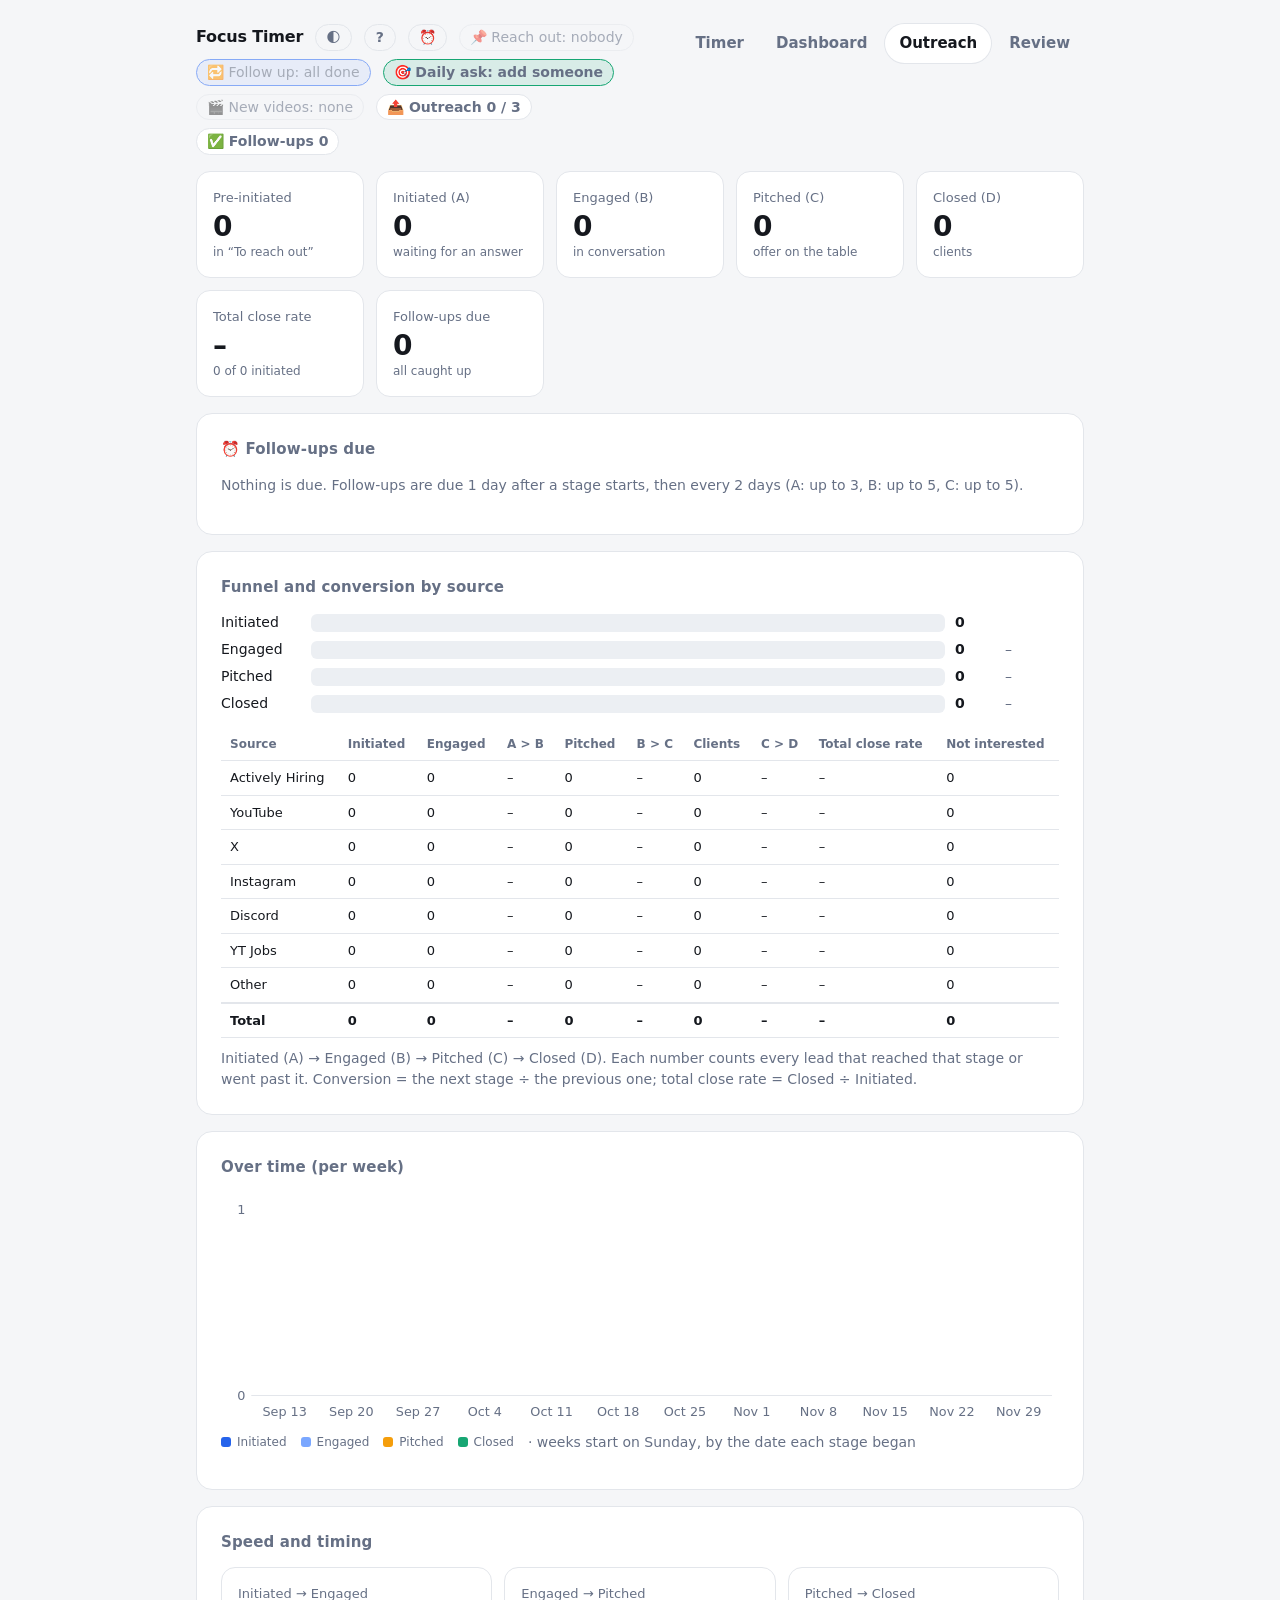
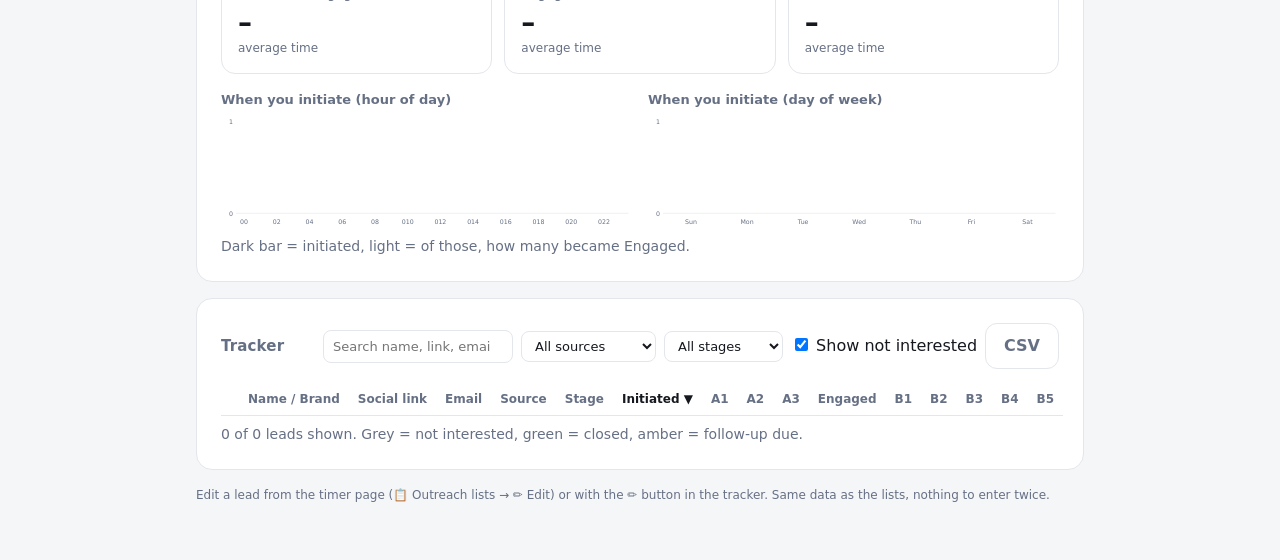
<file: timer/outreach.html>
<!doctype html>
<html lang="en">
<head>
<meta charset="utf-8">
<meta name="viewport" content="width=device-width,initial-scale=1">
<title>Outreach · Focus Timer</title>
<link rel="icon" href="data:image/svg+xml,%3Csvg xmlns='http://www.w3.org/2000/svg' viewBox='0 0 100 100'%3E%3Ctext y='.9em' font-size='90'%3E%F0%9F%A4%9D%3C/text%3E%3C/svg%3E">
<link rel="manifest" href="manifest.webmanifest">
<link rel="stylesheet" href="style.css">
</head>
<body>
<div class="wrap">
  <header class="nav">
    <strong class="brand">Focus Timer</strong>
    <button id="themeBtn" class="ghost hbtn" type="button">🌓</button>
    <nav>
      <a href="index.html">Timer</a>
      <a href="dashboard.html">Dashboard</a>
      <a class="active" href="outreach.html">Outreach</a>
      <a href="review.html">Review</a>
    </nav>
  </header>

  <div id="ostats" class="grid"></div>

  <section class="card" id="dueCard">
    <div class="head"><h2>⏰ Follow-ups due</h2><span class="muted" id="dueSub"></span></div>
    <div id="due"></div>
  </section>

  <section class="card">
    <div class="head"><h2>Funnel and conversion by source</h2></div>
    <div id="funnel"></div>
    <div class="tblwrap"><table class="otbl" id="srcTbl"></table></div>
    <p class="muted" style="margin:10px 0 0">Initiated (A) → Engaged (B) → Pitched (C) → Closed (D). Each number counts every lead that reached that stage or went past it. Conversion = the next stage ÷ the previous one; total close rate = Closed ÷ Initiated.</p>
  </section>

  <section class="card">
    <div class="head"><h2>Over time (per week)</h2></div>
    <div id="weekChart"></div>
    <div class="legend" id="weekLegend"></div>
  </section>

  <section class="card">
    <div class="head"><h2>Speed and timing</h2></div>
    <div id="speed" class="grid"></div>
    <div class="twocol"><div><h3 class="sub">When you initiate (hour of day)</h3><div id="hourChart"></div></div><div><h3 class="sub">When you initiate (day of week)</h3><div id="dowChart"></div></div></div>
    <p class="muted" style="margin:8px 0 0">Dark bar = initiated, light = of those, how many became Engaged.</p>
  </section>

  <section class="card">
    <div class="head">
      <h2>Tracker</h2>
      <div class="otools">
        <input id="tq" type="search" placeholder="Search name, link, email, note" aria-label="Search the tracker">
        <select id="tsrc" aria-label="Source"></select>
        <select id="tstage" aria-label="Stage"><option value="">All stages</option><option value="Pre">Pre-initiated</option><option value="A">A · Initiated</option><option value="B">B · Engaged</option><option value="C">C · Pitched</option><option value="D">D · Closed</option></select>
        <label class="chk"><input id="tni" type="checkbox" checked> Show not interested</label>
        <button type="button" class="ghost" id="tcsv">CSV</button>
      </div>
    </div>
    <div class="tblwrap"><table class="otbl track" id="track"></table></div>
    <p class="muted" id="tcount" style="margin:8px 0 0"></p>
  </section>

  <p class="hint">Edit a lead from the timer page (📋 Outreach lists → ✏️ Edit) or with the ✏️ button in the tracker. Same data as the lists, nothing to enter twice.</p>
</div>

<script src="app.js"></script>
<script src="help.js"></script>
<script src="alarms.js"></script>
<script>
(function () {
  var $ = function (id) { return document.getElementById(id); };
  TSA.boot(Date.now(), {});
  TSA.initTheme($('themeBtn'));
  TSAHelp.init('outreach');
  TSAAlarms.init();

  var esc = function (t) { return String(t == null ? '' : t).replace(/[&<>"]/g, function (c) { return { '&': '&amp;', '<': '&lt;', '>': '&gt;', '"': '&quot;' }[c]; }); };
  var pc = function (v) { return v == null ? '–' : Math.round(v * 1000) / 10 + '%'; };
  var dshort = function (ms) { return ms ? new Date(ms).toLocaleDateString('en-US', { month: 'short', day: 'numeric' }) : ''; };
  var dfull = function (ms) { return ms ? new Date(ms).toLocaleDateString('en-US', { month: 'short', day: 'numeric', year: 'numeric' }) : ''; };
  var f1 = function (n) { return n == null ? '–' : (Math.round(n * 10) / 10) + ' d'; };
  var STAGE = TSA.STAGE_NAME, sortKey = 'started', sortDir = -1;
  var linkUrl = function (u) { u = String(u || '').trim(); return /^https?:\/\//i.test(u) ? u : (/^[\w-]+(\.[\w-]+)+/.test(u) ? 'https://' + u : ''); };
  var stg = function (k) { return k === 'Pre' ? '<b class="stg">Pre-initiated</b>' : '<b class="stg stg' + k + '">' + k + ' · ' + STAGE[k] + '</b>'; };

  /* ---- grouped bar chart (svg) ---- */
  function bars(series, labels, opts) {
    var W = 720, H = 200, pl = 26, pr = 6, pt = 14, pb = 26, n = labels.length, m = series.length;
    var max = 1; series.forEach(function (s) { s.vals.forEach(function (v) { if (v > max) max = v; }); });
    var iw = W - pl - pr, ih = H - pt - pb, step = iw / n, bw = Math.max(2, step * 0.8 / m), every = Math.ceil(n / (opts.maxLabels || 12)), o = '';
    o += '<line class="axis" x1="' + pl + '" y1="' + (H - pb) + '" x2="' + (W - pr) + '" y2="' + (H - pb) + '"/>';
    o += '<text class="lbl" x="' + (pl - 5) + '" y="' + (pt + 4) + '" text-anchor="end">' + max + '</text><text class="lbl" x="' + (pl - 5) + '" y="' + (H - pb + 4) + '" text-anchor="end">0</text>';
    labels.forEach(function (lb, i) {
      series.forEach(function (s, j) {
        var v = s.vals[i], h = v / max * ih, x = pl + i * step + (step - bw * m) / 2 + j * bw;
        o += '<rect class="' + s.cls + '" x="' + x + '" y="' + (H - pb - h) + '" width="' + (bw - 1) + '" height="' + Math.max(v ? 2 : 0, h) + '" rx="2"><title>' + esc(lb) + ' · ' + esc(s.name) + ': ' + v + '</title></rect>';
      });
      if (i % every === 0) o += '<text class="lbl" x="' + (pl + i * step + step / 2) + '" y="' + (H - 8) + '" text-anchor="middle">' + esc(lb) + '</text>';
    });
    return '<svg class="chart" viewBox="0 0 ' + W + ' ' + H + '" role="img" aria-label="' + esc(opts.label || 'chart') + '">' + o + '</svg>';
  }

  function render() {
    var now = Date.now(), P = TSA.pipeStats(now), N = P.now, T = P.total;
    /* top cards */
    var card = function (k, v, s) { return '<div class="stat"><div class="k">' + k + '</div><div class="v">' + v + '</div><div class="s">' + esc(s) + '</div></div>'; };
    $('ostats').innerHTML =
      card('Pre-initiated', N.pre, 'in “To reach out”') + card('Initiated (A)', N.A, 'waiting for an answer') + card('Engaged (B)', N.B, 'in conversation') +
      card('Pitched (C)', N.C, 'offer on the table') + card('Closed (D)', N.D, 'clients') + card('Total close rate', pc(T.close), T.closed + ' of ' + T.init + ' initiated') +
      card('Follow-ups due', P.due, P.due ? 'see below' : 'all caught up');

    /* due list */
    var due = P.leads.filter(function (l) { return l.due; }).sort(function (a, b) { return a.nextDue - b.nextDue; });
    $('dueSub').textContent = due.length ? due.length + ' lead' + (due.length === 1 ? '' : 's') + ' to follow up' : '';
    $('due').innerHTML = due.length ? due.map(function (l) {
      var L = l.stage === 'A' ? l.logA : l.stage === 'B' ? l.logB : l.logC, late = Math.floor((now - l.nextDue) / 864e5), lk = linkUrl(l.url);
      return '<div class="lrow"><div class="lmain"><b>' + esc(l.name || l.url) + '</b> ' + stg(l.stage) + ' <span class="muted">· ' + esc(l.source || 'no source') + ' · follow-up ' + (L.length + 1) + ' of ' + TSA.STAGE_MAX[l.stage] + ' · ' +
        (late > 0 ? '<b class="duenow">' + late + ' day' + (late === 1 ? '' : 's') + ' late</b>' : '<b class="duenow">due today</b>') + '</span>' + (l.note ? '<div class="lnote">' + esc(l.note) + '</div>' : '') + '</div>' +
        '<div class="lbtns"><button type="button" class="primary" data-done="' + l.id + '">Followed up</button><button type="button" class="ghost" data-adv="' + l.id + '">' + { A: 'Engaged ✓', B: 'Pitched ✓', C: 'Closed ✓' }[l.stage] + '</button>' +
        '<button type="button" class="ghost" data-ni="' + l.id + '">Not interested</button>' + (lk ? '<a class="ghost chatlink" href="' + esc(lk) + '" target="_blank" rel="noopener">Open ↗</a>' : '') +
        '<a class="ghost chatlink" href="index.html?links=' + encodeURIComponent(l.url || l.name) + '">📁 Links</a></div></div>';
    }).join('') : '<p class="muted">Nothing is due. Follow-ups are due 1 day after a stage starts, then every 2 days (A: up to 3, B: up to 5, C: up to 5).</p>';

    /* funnel visual + per source table */
    var steps = [['Initiated', T.init], ['Engaged', T.engaged], ['Pitched', T.pitched], ['Closed', T.closed]], top = Math.max(1, T.init);
    $('funnel').innerHTML = '<div class="fun">' + steps.map(function (s, i) {
      var prev = i ? steps[i - 1][1] : null;
      return '<div class="funrow"><span class="funl">' + s[0] + '</span><span class="funbar"><i style="width:' + Math.max(s[1] ? 2 : 0, s[1] / top * 100) + '%" class="fb' + i + '"></i></span><b>' + s[1] + '</b><span class="muted">' + (prev == null ? '' : pc(prev ? s[1] / prev : null)) + '</span></div>';
    }).join('') + '</div>';
    var rows = P.sources.concat([T]);
    $('srcTbl').innerHTML = '<thead><tr><th>Source</th><th>Initiated</th><th>Engaged</th><th>A &gt; B</th><th>Pitched</th><th>B &gt; C</th><th>Clients</th><th>C &gt; D</th><th>Total close rate</th><th>Not interested</th></tr></thead><tbody>' +
      rows.map(function (r) {
        return '<tr' + (r === T ? ' class="tot"' : '') + '><td>' + esc(r.source) + '</td><td>' + r.init + '</td><td>' + r.engaged + '</td><td>' + pc(r.ab) + '</td><td>' + r.pitched + '</td><td>' + pc(r.bc) + '</td><td>' + r.closed + '</td><td>' + pc(r.cd) + '</td><td>' + pc(r.close) + '</td><td>' + r.ni + '</td></tr>';
      }).join('') + '</tbody>';

    /* weekly chart: last 12 weeks */
    var wk = []; var cur = TSA.addDays(TSA.dayKey(now), -TSA.keyToDate(TSA.dayKey(now)).getDay());
    for (var i = 11; i >= 0; i--) wk.push(TSA.addDays(cur, -7 * i));
    var get = function (f) { return wk.map(function (k) { return (P.perWeek[k] || {})[f] || 0; }); };
    $('weekChart').innerHTML = bars([
      { name: 'Initiated', cls: 'ob0', vals: get('init') }, { name: 'Engaged', cls: 'ob1', vals: get('engaged') }, { name: 'Pitched', cls: 'ob2', vals: get('pitched') }, { name: 'Closed', cls: 'ob3', vals: get('closed') }
    ], wk.map(function (k) { return TSA.keyToDate(k).toLocaleDateString('en-US', { month: 'short', day: 'numeric' }); }), { label: 'Outreach per week', maxLabels: 12 });
    $('weekLegend').innerHTML = [['ob0', 'Initiated'], ['ob1', 'Engaged'], ['ob2', 'Pitched'], ['ob3', 'Closed']].map(function (x) { return '<span><i class="lg ' + x[0] + '"></i>' + x[1] + '</span>'; }).join('') + '<span class="muted">· weeks start on Sunday, by the date each stage began</span>';

    /* speed + timing */
    $('speed').innerHTML = card('Initiated → Engaged', f1(P.avgDays.AB), 'average time') + card('Engaged → Pitched', f1(P.avgDays.BC), 'average time') + card('Pitched → Closed', f1(P.avgDays.CD), 'average time');
    var hr = []; for (var h = 0; h < 24; h++) hr.push(h);
    $('hourChart').innerHTML = bars([{ name: 'Initiated', cls: 'ob0', vals: P.hour.map(function (x) { return x.n; }) }, { name: 'Engaged', cls: 'ob1', vals: P.hour.map(function (x) { return x.e; }) }], hr.map(function (h) { return ('0' + h); }), { label: 'By hour', maxLabels: 12 });
    $('dowChart').innerHTML = bars([{ name: 'Initiated', cls: 'ob0', vals: P.dow.map(function (x) { return x.n; }) }, { name: 'Engaged', cls: 'ob1', vals: P.dow.map(function (x) { return x.e; }) }], ['Sun', 'Mon', 'Tue', 'Wed', 'Thu', 'Fri', 'Sat'], { label: 'By day of week', maxLabels: 7 });

    renderTracker(P);
  }

  /* ---- tracker table ---- */
  var COLS = [['name', 'Name / Brand'], ['url', 'Social link'], ['email', 'Email'], ['source', 'Source'], ['stage', 'Stage'], ['started', 'Initiated'], ['a1', 'A1'], ['a2', 'A2'], ['a3', 'A3'], ['b0', 'Engaged'], ['b1', 'B1'], ['b2', 'B2'], ['b3', 'B3'], ['b4', 'B4'], ['b5', 'B5'], ['c0', 'Pitched'], ['c1', 'C1'], ['c2', 'C2'], ['c3', 'C3'], ['c4', 'C4'], ['c5', 'C5'], ['d0', 'Closed'], ['ni', 'Not interested'], ['note', 'Notes']];
  var val = function (l, k) {
    if (k === 'stage') return { Pre: 0, A: 1, B: 2, C: 3, D: 4 }[l.stage];
    if (k === 'started') return l.started || l.added || 0;
    if (k === 'b0') return (l.at && l.at.B) || 0; if (k === 'c0') return (l.at && l.at.C) || 0; if (k === 'd0') return (l.at && l.at.D) || 0;
    var m = /^([abc])(\d)$/.exec(k); if (m) { var L = l['log' + m[1].toUpperCase()] || []; return L[+m[2] - 1] || 0; }
    if (k === 'ni') return l.ni ? 1 : 0;
    return String(l[k] || '').toLowerCase();
  };
  function renderTracker(P) {
    var cur = $('tsrc').value; var opts = '<option value="">All sources</option>' + P.sources.map(function (r) { return '<option value="' + esc(r.source) + '">' + esc(r.source) + '</option>'; }).join('');
    if ($('tsrc').dataset.o !== opts) { $('tsrc').innerHTML = opts; $('tsrc').dataset.o = opts; $('tsrc').value = cur; }
    var q = $('tq').value.trim().toLowerCase(), src = $('tsrc').value, stage = $('tstage').value, showNi = $('tni').checked, now = Date.now();
    var list = P.leads.filter(function (l) {
      if (!showNi && l.ni) return false; if (src && l.source !== src) return false; if (stage && l.stage !== stage) return false;
      return !q || [l.name, l.url, l.email, l.note].join(' ').toLowerCase().indexOf(q) >= 0;
    });
    list.sort(function (a, b) { var x = val(a, sortKey), y = val(b, sortKey); return (x < y ? -1 : x > y ? 1 : 0) * sortDir; });
    var cell = function (ms) { return '<td class="dc">' + (ms ? '<span title="' + dfull(ms) + '">' + dshort(ms) + '</span>' : '') + '</td>'; };
    $('track').innerHTML = '<thead><tr><th></th>' + COLS.map(function (c) { return '<th class="sortable' + (c[0] === sortKey ? ' on' : '') + '" data-k="' + c[0] + '">' + c[1] + (c[0] === sortKey ? (sortDir > 0 ? ' ▲' : ' ▼') : '') + '</th>'; }).join('') + '</tr></thead><tbody>' +
      list.map(function (l) {
        var at = l.at || {}, cls = l.ni ? 'ni' : l.stage === 'D' ? 'won' : l.due ? 'dueRow' : '', lk = linkUrl(l.url), A = l.logA || [], B = l.logB || [], C = l.logC || [], t = '';
        t += '<tr class="' + cls + '"><td>' + (l.kind === 'follow' ? '<a class="ghost chatlink" href="index.html#edit=' + l.id + '" title="Edit on the timer page">✏️</a>' : '<a class="ghost chatlink" href="index.html#edit=' + l.id + '" title="Edit on the timer page">✏️</a>') + '</td>' +
          '<td class="nm">' + esc(l.name) + '</td><td class="lk">' + (lk ? '<a href="' + esc(lk) + '" target="_blank" rel="noopener">' + esc(String(l.url).replace(/^https?:\/\/(www\.)?/i, '').slice(0, 34)) + '</a>' : esc(l.url)) + '</td><td>' + esc(l.email) + '</td><td>' + esc(l.source) + '</td><td>' + stg(l.stage) + (l.due ? ' <b class="duenow">due</b>' : '') + '</td>' + cell(l.started || l.added);
        for (var i = 0; i < 3; i++) t += cell(A[i]); t += cell(at.B); for (i = 0; i < 5; i++) t += cell(B[i]); t += cell(at.C); for (i = 0; i < 5; i++) t += cell(C[i]); t += cell(at.D);
        t += '<td>' + (l.ni ? '✔' : '') + '</td><td class="nt">' + esc(l.note) + '</td></tr>';
        return t;
      }).join('') + '</tbody>';
    $('tcount').textContent = list.length + ' of ' + P.leads.length + ' leads shown. Grey = not interested, green = closed, amber = follow-up due.';
  }

  /* ---- events ---- */
  $('due').addEventListener('click', function (e) {
    var b = e.target.closest('button'); if (!b) return; var d = b.dataset;
    if (d.done) TSA.followDone(d.done); else if (d.adv) TSA.pipeAdvance(d.adv); else if (d.ni) TSA.pipeNotInterested(d.ni, true); else return;
    render();
  });
  $('track').addEventListener('click', function (e) { var th = e.target.closest('th[data-k]'); if (!th) return; if (sortKey === th.dataset.k) sortDir = -sortDir; else { sortKey = th.dataset.k; sortDir = 1; } render(); });
  ['tq', 'tsrc', 'tstage', 'tni'].forEach(function (id) { $(id).addEventListener(id === 'tq' ? 'input' : 'change', function () { renderTracker(TSA.pipeStats(Date.now())); }); });
  $('tcsv').addEventListener('click', function () { TSA.heartbeat(Date.now(), true); var r = TSA.csvExport('leads'); var a = document.createElement('a'); a.href = URL.createObjectURL(new Blob([r.text], { type: 'text/csv;charset=utf-8' })); a.download = r.name; document.body.appendChild(a); a.click(); a.remove(); });
  window.addEventListener('storage', function (e) { if (e.key === TSA.KEY) { TSA.reload(); render(); } });
  setInterval(function () { if (!document.hidden) { TSA.heartbeat(Date.now()); } }, 5000);
  render();
})();
</script>
</body>
</html>
</file>
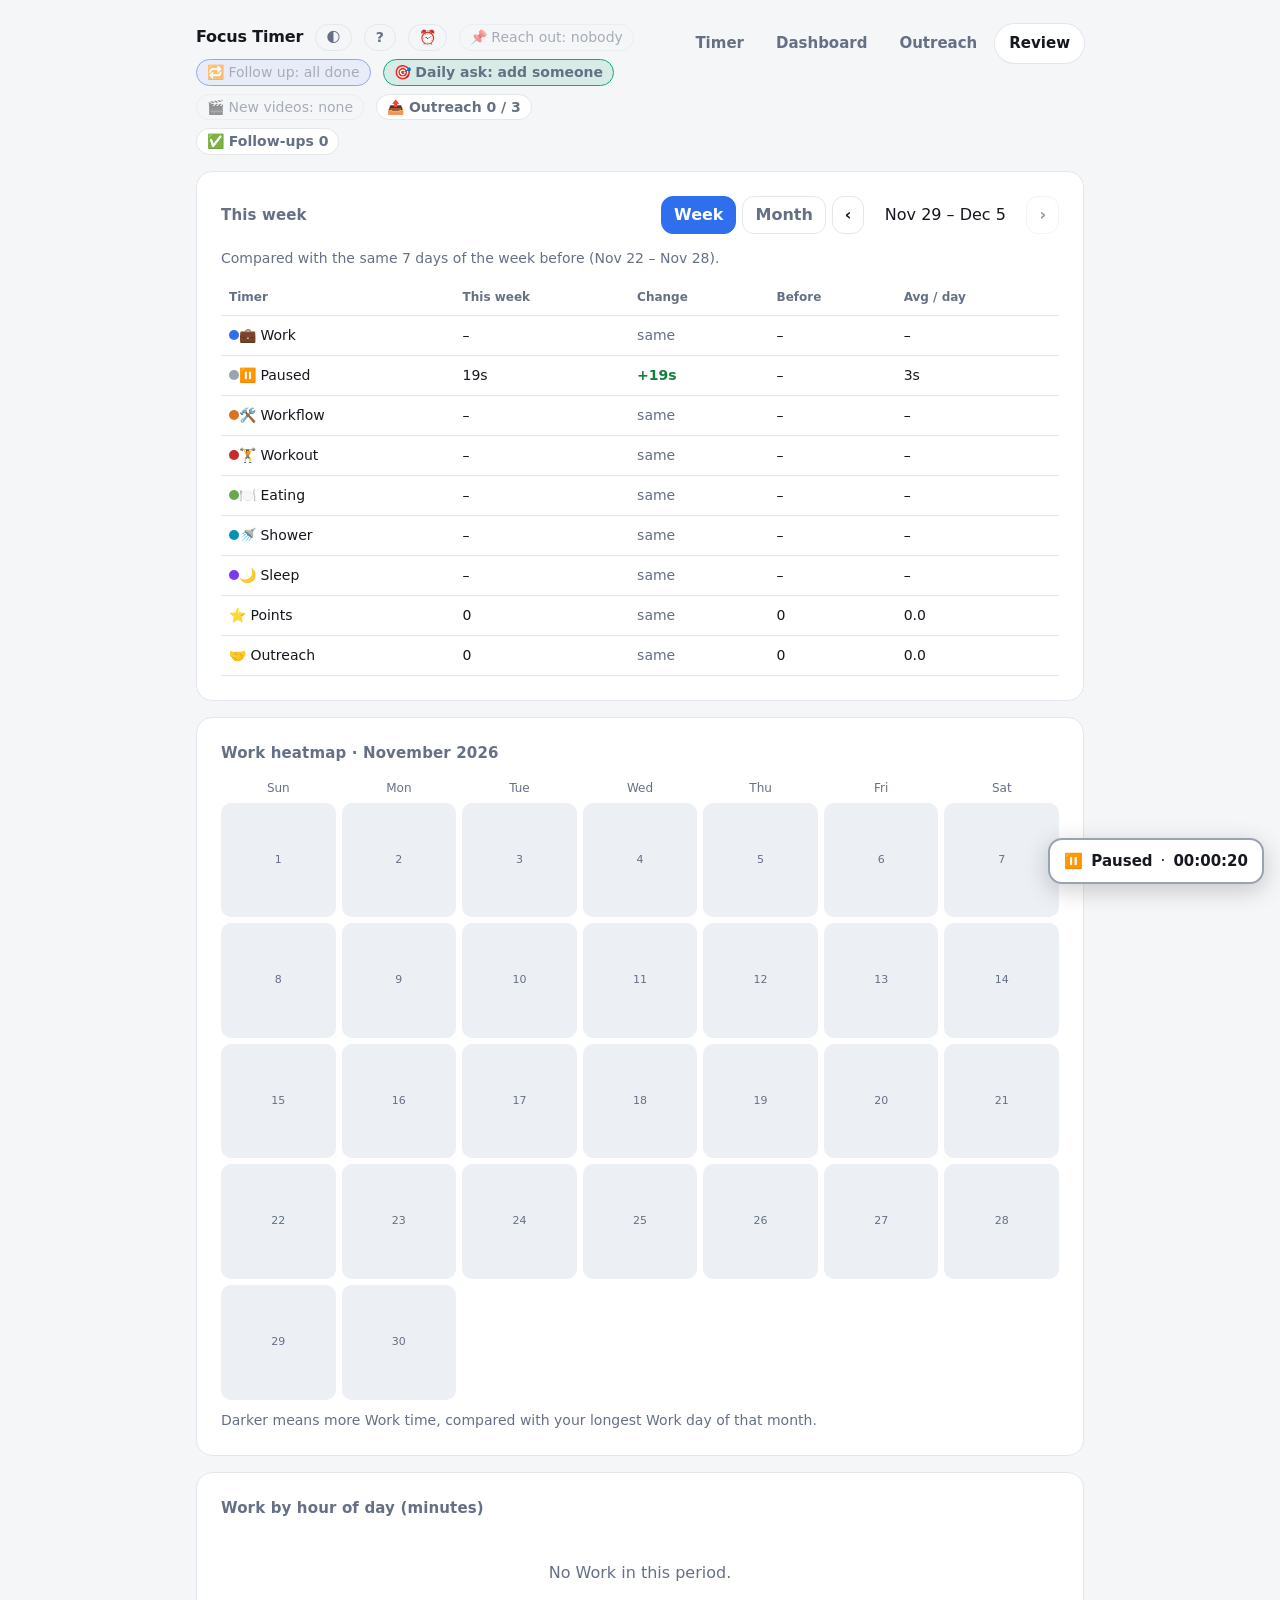
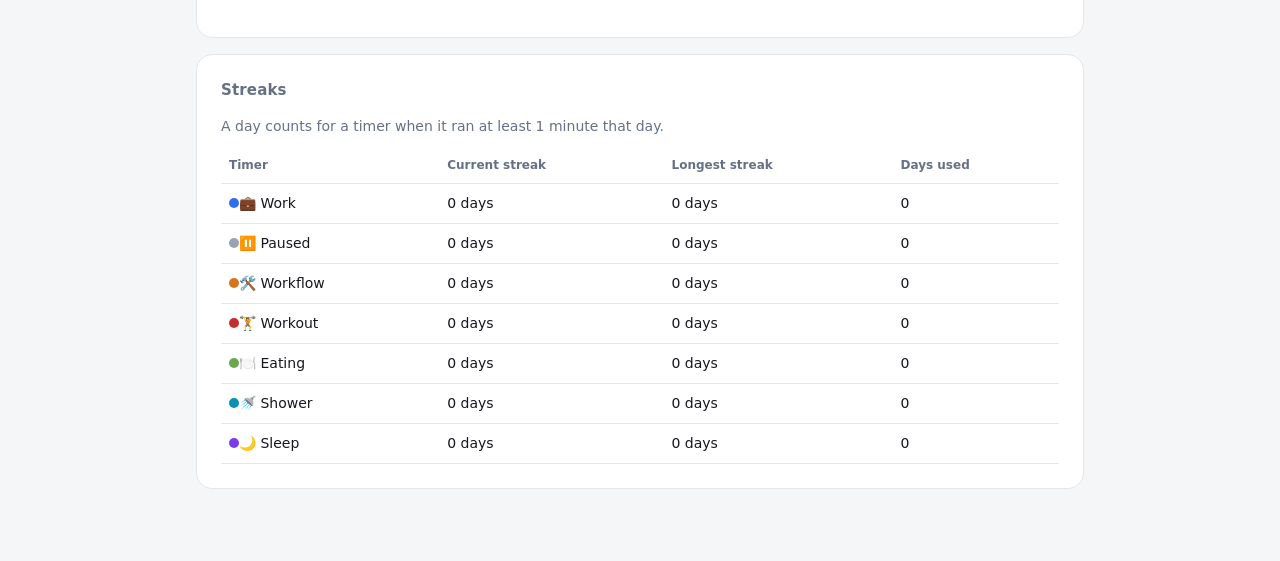
<file: timer/review.html>
<!doctype html>
<html lang="en">
<head>
<meta charset="utf-8">
<meta name="viewport" content="width=device-width,initial-scale=1">
<title>Review · Focus Timer</title>
<link rel="icon" href="data:image/svg+xml,%3Csvg xmlns='http://www.w3.org/2000/svg' viewBox='0 0 100 100'%3E%3Ctext y='.9em' font-size='90'%3E%F0%9F%93%8A%3C/text%3E%3C/svg%3E">
<link rel="manifest" href="manifest.webmanifest">
<link rel="stylesheet" href="style.css">
</head>
<body>
<div class="wrap">
  <header class="nav">
    <strong class="brand">Focus Timer</strong>
    <button id="themeBtn" class="ghost hbtn" type="button">🌓</button>
    <nav>
      <a href="index.html">Timer</a>
      <a href="dashboard.html">Dashboard</a>
      <a href="outreach.html">Outreach</a>
      <a class="active" href="review.html">Review</a>
    </nav>
  </header>

  <section class="card">
    <div class="head">
      <h2 id="title">Review</h2>
      <div class="nav-m" style="display:flex;gap:6px;align-items:center">
        <button id="kWeek" type="button" class="ghost">Week</button>
        <button id="kMonth" type="button" class="ghost">Month</button>
        <button id="prev" type="button" aria-label="Previous period">‹</button>
        <span id="label" style="min-width:150px;text-align:center"></span>
        <button id="next" type="button" aria-label="Next period">›</button>
      </div>
    </div>
    <p id="note" class="muted" style="margin:0 0 10px"></p>
    <div id="cmp" class="xscroll"></div>
  </section>

  <section class="card">
    <div class="head"><h2 id="calTitle">Work heatmap</h2></div>
    <div id="cal" class="cal"></div>
    <p class="muted" style="margin:10px 0 0">Darker means more Work time, compared with your longest Work day of that month.</p>
  </section>

  <section class="card">
    <h2>Work by hour of day (minutes)</h2>
    <div id="hours"></div>
  </section>

  <section class="card">
    <h2>Streaks</h2>
    <p class="muted" style="margin:0 0 10px">A day counts for a timer when it ran at least 1 minute that day.</p>
    <div id="streaks" class="xscroll"></div>
  </section>
</div>

<a id="runpop" class="runpop" href="index.html" title="Go to the timers"></a>

<script src="app.js"></script>
<script src="help.js"></script>
<script src="alarms.js"></script>
<script>
(function () {
  var $ = function (id) { return document.getElementById(id); };
  var ACTS = TSA.ACTS, META = TSA.META, dur = TSA.fmtDur, pad = TSA.pad;
  TSA.boot(Date.now(), {});
  TSA.initTheme($('themeBtn'));
  TSAHelp.init('review');
  TSAAlarms.init();
  var kind = 'week', off = 0;     // off: 0 = this period, -1 = the one before, ...

  function esc(t) { return String(t).replace(/[&<>"]/g, function (c) { return { '&': '&amp;', '<': '&lt;', '>': '&gt;', '"': '&quot;' }[c]; }); }
  function fmtDay(k, long) { return TSA.keyToDate(k).toLocaleDateString('en-US', long ? { month: 'short', day: 'numeric', year: 'numeric' } : { month: 'short', day: 'numeric' }); }
  function hms(sec) { return pad(Math.floor(sec / 3600)) + ':' + pad(Math.floor(sec % 3600 / 60)) + ':' + pad(sec % 60); }
  function dot(a) { return '<i class="dotc" style="--c:var(' + META[a].color + ')"></i>'; }
  function monthKey(y, m) { var d = new Date(y, m, 1); return d.getFullYear() + '-' + pad(d.getMonth() + 1) + '-01'; }
  function daysIn(y, m) { return new Date(y, m + 1, 0).getDate(); }

  /* the selected period: start/end day keys, how many days of it have passed, and the matching earlier stretch */
  function period(A) {
    var start, end, prevStart, len;
    if (kind === 'week') {
      start = TSA.addDays(A.weekStart, 7 * off); end = TSA.addDays(start, 6); prevStart = TSA.addDays(start, -7); len = 7;
    } else {
      var b = TSA.keyToDate(A.todayK), y = b.getFullYear(), m = b.getMonth() + off;
      start = monthKey(y, m); var f = new Date(y, m, 1); len = daysIn(f.getFullYear(), f.getMonth());
      end = f.getFullYear() + '-' + pad(f.getMonth() + 1) + '-' + pad(len);
      prevStart = monthKey(y, m - 1);
    }
    var n = end >= A.todayK ? Math.min(len, Math.round((TSA.keyToDate(A.todayK) - TSA.keyToDate(start)) / 864e5) + 1) : len;
    var pf = TSA.keyToDate(prevStart), plen = kind === 'week' ? 7 : daysIn(pf.getFullYear(), pf.getMonth());
    return { start: start, end: end, n: n, len: len, prevStart: prevStart, prevN: Math.min(n, plen), live: end >= A.todayK };
  }
  function sums(A, startKey, n) {
    var o = { points: 0, outreach: 0 }, i, k, d;
    ACTS.forEach(function (a) { o[a] = 0; });
    for (i = 0; i < n; i++) {
      k = TSA.addDays(startKey, i); d = A.per[k]; if (!d) continue;
      o.points += d.points; o.outreach += d.outreach;
      ACTS.forEach(function (a) { o[a] += d.t[a]; });
    }
    return o;
  }
  function diff(cur, prev, isTime) {
    var d = cur - prev;
    if (Math.abs(d) < (isTime ? 1 : 0.5)) return '<span class="muted">same</span>';
    var s = (d > 0 ? '+' : '−') + (isTime ? dur(Math.abs(Math.round(d))) : Math.abs(d));
    return '<span class="' + (d > 0 ? 'up' : 'down') + '">' + s + '</span>';
  }

  function barsSvg(vals, labels, aria) {
    var W = 720, H = 200, pl = 34, pr = 6, pt = 14, pb = 26, n = vals.length, max = Math.max.apply(null, vals.concat([1]));
    max = Math.ceil(max / 5) * 5 || 5;
    var iw = W - pl - pr, ih = H - pt - pb, step = iw / n, bw = Math.max(2, step * 0.68), s = '';
    s += '<line class="axis" x1="' + pl + '" y1="' + (H - pb) + '" x2="' + (W - pr) + '" y2="' + (H - pb) + '"/>';
    s += '<text class="lbl" x="' + (pl - 6) + '" y="' + (pt + 4) + '" text-anchor="end">' + max + '</text><text class="lbl" x="' + (pl - 6) + '" y="' + (H - pb + 4) + '" text-anchor="end">0</text>';
    vals.forEach(function (v, i) {
      var h = v / max * ih, x = pl + i * step + (step - bw) / 2;
      s += '<rect class="bar' + (v === 0 ? ' zero' : '') + '" x="' + x + '" y="' + (v === 0 ? H - pb - 2 : H - pb - h) + '" width="' + bw + '" height="' + (v === 0 ? 2 : h) + '" rx="3"><title>' + esc(labels[i]) + ': ' + v + ' min</title></rect>';
      if (i % 2 === 0) s += '<text class="lbl" x="' + (x + bw / 2) + '" y="' + (H - 8) + '" text-anchor="middle">' + i + '</text>';
    });
    return '<svg class="chart" viewBox="0 0 ' + W + ' ' + H + '" role="img" aria-label="' + esc(aria) + '">' + s + '</svg>';
  }

  function streakOf(A, a) {
    var keys = Object.keys(A.per).sort(), first = keys[0];
    if (!first) return { cur: 0, best: 0, total: 0 };
    var used = function (k) { return A.per[k] && A.per[k].t[a] >= 60; };
    var best = 0, run = 0, total = 0, k = first, guard = 0;
    while (k <= A.todayK && guard++ < 4000) { if (used(k)) { run++; total++; if (run > best) best = run; } else run = 0; k = TSA.addDays(k, 1); }
    var cur = 0; k = A.todayK;
    if (!used(k)) k = TSA.addDays(k, -1);          // today may simply not have started yet
    while (used(k)) { cur++; k = TSA.addDays(k, -1); }
    return { cur: cur, best: best, total: total };
  }

  function renderPop() {
    var S = TSA.get(), now = Date.now(), m = META[S.active], el = $('runpop'), t;
    if (S.active === 'work' && S.timer.mode === 'running') t = 'time left ' + hms(Math.max(0, Math.ceil((S.timer.endAt - now) / 1000)));
    else t = hms(Math.max(0, Math.floor((now - S.activeSince) / 1000)));
    el.style.setProperty('--c', 'var(' + m.color + ')');
    if (!el.firstChild || el.dataset.act !== S.active) {
      el.dataset.act = S.active;
      el.innerHTML = '<span class="ri"></span><strong class="rl"></strong> · <b class="rt"></b>';
      el.querySelector('.ri').textContent = m.icon + ' '; el.querySelector('.rl').textContent = m.label;
    }
    el.querySelector('.rt').textContent = t;   // only the text changes, so a click on the pill is never lost
  }
  $('runpop').addEventListener('click', function (e) {
    if (e.button !== 0 || e.ctrlKey || e.metaKey || e.shiftKey) return;   // middle / Ctrl+click keep their normal meaning
    e.preventDefault(); location.href = 'index.html';
  });

  function render() {
    var A = TSA.analyze(), P = period(A), now = Date.now();
    $('kWeek').classList.toggle('on', kind === 'week'); $('kMonth').classList.toggle('on', kind === 'month');
    $('next').disabled = off >= 0;
    var f = TSA.keyToDate(P.start);
    $('label').textContent = kind === 'week' ? fmtDay(P.start) + ' – ' + fmtDay(P.end) : f.toLocaleDateString('en-US', { month: 'long', year: 'numeric' });
    $('title').textContent = kind === 'week' ? (off === 0 ? 'This week' : 'Week review') : (off === 0 ? 'This month' : 'Month review');

    /* comparison */
    var cur = sums(A, P.start, P.n), prev = sums(A, P.prevStart, P.prevN);
    $('note').textContent = P.live
      ? 'Compared with the same ' + P.n + ' day' + (P.n === 1 ? '' : 's') + ' of the ' + (kind === 'week' ? 'week' : 'month') + ' before (' + fmtDay(P.prevStart) + ' – ' + fmtDay(TSA.addDays(P.prevStart, P.prevN - 1)) + ').'
      : 'Compared with the ' + (kind === 'week' ? 'week' : 'month') + ' before (' + fmtDay(P.prevStart) + ' – ' + fmtDay(TSA.addDays(P.prevStart, P.prevN - 1)) + ').';
    var rows = ACTS.map(function (a) {
      return '<tr><td>' + dot(a) + META[a].icon + ' ' + META[a].label + '</td><td>' + (cur[a] >= 1 ? dur(Math.round(cur[a])) : '–') + '</td><td>' + diff(cur[a], prev[a], true) +
        '</td><td>' + (prev[a] >= 1 ? dur(Math.round(prev[a])) : '–') + '</td><td>' + (cur[a] >= 1 ? dur(Math.round(cur[a] / P.n)) : '–') + '</td></tr>';
    }).join('');
    rows += '<tr><td>⭐ Points</td><td>' + cur.points + '</td><td>' + diff(cur.points, prev.points, false) + '</td><td>' + prev.points + '</td><td>' + (cur.points / P.n).toFixed(1) + '</td></tr>';
    rows += '<tr><td>🤝 Outreach</td><td>' + cur.outreach + '</td><td>' + diff(cur.outreach, prev.outreach, false) + '</td><td>' + prev.outreach + '</td><td>' + (cur.outreach / P.n).toFixed(1) + '</td></tr>';
    $('cmp').innerHTML = '<table><thead><tr><th>Timer</th><th>This ' + kind + '</th><th>Change</th><th>Before</th><th>Avg / day</th></tr></thead><tbody>' + rows + '</tbody></table>';

    /* heatmap of the month that holds the period's first day */
    var y = f.getFullYear(), m = f.getMonth(), dim = daysIn(y, m), maxW = 1, d, k;
    $('calTitle').textContent = 'Work heatmap · ' + f.toLocaleDateString('en-US', { month: 'long', year: 'numeric' });
    for (d = 1; d <= dim; d++) { k = y + '-' + pad(m + 1) + '-' + pad(d); if (A.per[k] && A.per[k].t.work > maxW) maxW = A.per[k].t.work; }
    var html = ['Sun', 'Mon', 'Tue', 'Wed', 'Thu', 'Fri', 'Sat'].map(function (w) { return '<div class="dow">' + w + '</div>'; }).join('');
    for (var e = 0; e < new Date(y, m, 1).getDay(); e++) html += '<div class="cell empty"></div>';
    for (d = 1; d <= dim; d++) {
      k = y + '-' + pad(m + 1) + '-' + pad(d);
      var w = A.per[k] ? A.per[k].t.work : 0, cls = 'cell' + (k > A.todayK ? ' future' : '') + (k === A.todayK ? ' today' : ''), st = '';
      if (w >= 60) { var pct = 15 + Math.round(w / maxW * 80); st = ' style="background:color-mix(in srgb, var(--accent) ' + pct + '%, var(--cell))"'; if (pct > 55) cls += ' hot'; }
      html += '<div class="' + cls + '"' + st + ' title="' + fmtDay(k, true) + ': ' + (w >= 60 ? dur(Math.round(w)) + ' of Work' : 'no Work') + '"><span>' + d + '</span><b>' + (w >= 60 ? (w / 3600).toFixed(1) : '') + '</b></div>';
    }
    $('cal').innerHTML = html;

    /* work by hour of the selected period */
    var from = TSA.keyToDate(P.start).getTime(), to = TSA.keyToDate(TSA.addDays(P.end, 1)).getTime();
    var hrs = TSA.actByHour('work', from, to, now).map(function (s) { return Math.round(s / 60); });
    var any = hrs.some(function (v) { return v > 0; });
    $('hours').innerHTML = any ? barsSvg(hrs, hrs.map(function (v, i) { return i + ':00'; }), 'Work minutes by hour of day') : '<div class="empty-msg">No Work in this period.</div>';

    /* streaks */
    $('streaks').innerHTML = '<table><thead><tr><th>Timer</th><th>Current streak</th><th>Longest streak</th><th>Days used</th></tr></thead><tbody>' + ACTS.map(function (a) {
      var s = streakOf(A, a);
      return '<tr><td>' + dot(a) + META[a].icon + ' ' + META[a].label + '</td><td>' + s.cur + (s.cur === 1 ? ' day' : ' days') + '</td><td>' + s.best + (s.best === 1 ? ' day' : ' days') + '</td><td>' + s.total + '</td></tr>';
    }).join('') + '</tbody></table>';
    renderPop();
  }

  $('kWeek').addEventListener('click', function () { kind = 'week'; off = 0; render(); });
  $('kMonth').addEventListener('click', function () { kind = 'month'; off = 0; render(); });
  $('prev').addEventListener('click', function () { off--; render(); });
  $('next').addEventListener('click', function () { if (off < 0) { off++; render(); } });

  var ticks = 0;
  TSA.engine(function (kind2) { if (kind2 === 'tick') { renderPop(); if (++ticks % 40 === 0) render(); } else render(); });
  render();
})();
</script>
</body>
</html>
</file>
<file: style.css>
/* ==========================================================
   1. DESIGN TOKENS
   Dark is the default (:root). Light values live in the
   [data-theme="light"] block below. Every colour in the file
   comes from these variables, so the toggle only swaps them.
   ========================================================== */
:root {
  color-scheme: dark;

  /* Surfaces */
  --bg:        #121417;   /* off-black page background */
  --surface:   #1b1e23;   /* cards, frames */
  --surface-2: #262a31;   /* secondary sheet behind frames */

  /* Text */
  --ink:       #ecebe6;   /* crisp off-white */
  --ink-soft:  #a9acb1;   /* light grey body copy */

  /* Muted accents (brightened a touch for dark backgrounds) */
  --ochre:     #d4a04a;
  --olive:     #9da363;
  --rust:      #d0704b;
  --on-accent: #121417;   /* text colour placed on olive / rust tags */

  /* Collage details */
  --edge:      rgba(236, 235, 230, .75);  /* outlines */
  --shadow:    rgba(0, 0, 0, .55);        /* offset "paper" shadows */
  --grid:      rgba(255, 255, 255, .05);  /* graph-paper lines */
  --banner-bg: #ecebe6;                   /* torn banner = light paper cutout */
  --banner-fg: #14161a;
  --cite:      #8a5a12;                   /* cite text on the light pull-quote */
  --header-bg: rgba(18, 20, 23, .88);

  /* Paper grain (SVG noise). Light speckle on dark paper. */
  --grain: url("data:image/svg+xml;utf8,<svg xmlns='http://www.w3.org/2000/svg' width='240' height='240'><filter id='n'><feTurbulence type='fractalNoise' baseFrequency='.8' numOctaves='3' stitchTiles='stitch'/><feColorMatrix values='0 0 0 0 1  0 0 0 0 1  0 0 0 0 1  0 0 0 .6 0'/></filter><rect width='100%' height='100%' filter='url(%23n)' opacity='.09'/></svg>");

  /* Fonts */
  --serif: 'Playfair Display', Georgia, 'Times New Roman', serif;
  --slab:  'Roboto Slab', Georgia, serif;
  --label: 'Archivo Black', 'Arial Black', Impact, sans-serif;

  /* Layout */
  --header-h: 56px;       /* sticky header height */
  --u: 1vh;               /* viewport unit (upgraded to svh below) */
}

/* Light theme overrides */
[data-theme="light"] {
  color-scheme: light;

  --bg:        #efe9dc;
  --surface:   #e4dccb;
  --surface-2: #cfc9bd;

  --ink:       #23272b;
  --ink-soft:  #4a5056;

  --ochre:     #b7822f;
  --olive:     #6b7040;
  --rust:      #9a4a2b;
  --on-accent: #efe9dc;

  --edge:      #23272b;
  --shadow:    rgba(35, 39, 43, .22);
  --grid:      rgba(35, 39, 43, .09);
  --banner-bg: #23272b;
  --banner-fg: #efe9dc;
  --cite:      #d4a04a;
  --header-bg: rgba(239, 233, 220, .9);

  /* Dark speckle on light paper */
  --grain: url("data:image/svg+xml;utf8,<svg xmlns='http://www.w3.org/2000/svg' width='240' height='240'><filter id='n'><feTurbulence type='fractalNoise' baseFrequency='.8' numOctaves='3' stitchTiles='stitch'/><feColorMatrix values='0 0 0 0 .25  0 0 0 0 .22  0 0 0 0 .18  0 0 0 .55 0'/></filter><rect width='100%' height='100%' filter='url(%23n)' opacity='.55'/></svg>");
}

/* Prefer small-viewport units so mobile browser bars don't push content */
@supports (height: 1svh) { :root { --u: 1svh; } }

/* ==========================================================
   2. BASE + PAPER TEXTURE
   ========================================================== */
*, *::before, *::after { box-sizing: border-box; }

html {
  scroll-behavior: smooth;
  scroll-padding-top: var(--header-h);   /* anchors land below sticky header */
}

body {
  margin: 0;
  color: var(--ink);
  font-family: var(--slab);
  line-height: 1.6;
  background-color: var(--bg);
  background-image: var(--grain);
  transition: background-color .25s ease, color .25s ease;
}

img, iframe { max-width: 100%; }

/* ==========================================================
   3. REUSABLE COLLAGE PIECES
   ========================================================== */

/* Graph-paper grid, applied to any container via .grid-bg */
.grid-bg {
  background-image:
    linear-gradient(var(--grid) 1px, transparent 1px),
    linear-gradient(90deg, var(--grid) 1px, transparent 1px);
  background-size: 28px 28px;
}

/* Small heavy label ("CHAPTER 02", "FIG. 1") */
.tag {
  display: inline-block;
  font-family: var(--label);
  font-size: .72rem;
  letter-spacing: .14em;
  text-transform: uppercase;
  padding: .3em .8em;
  color: var(--bg);
  background: var(--ink);
  transform: rotate(-2deg);
  box-shadow: 2px 2px 0 var(--shadow);
}
.tag--olive { background: var(--olive); color: var(--on-accent); }
.tag--rust  { background: var(--rust);  color: var(--on-accent); transform: rotate(1.5deg); }

/* Strip of translucent "masking tape" */
.tape {
  position: absolute;
  width: 110px;
  height: 28px;
  background: rgba(214, 190, 120, .55);
  box-shadow: 0 1px 2px rgba(0, 0, 0, .25);
  clip-path: polygon(0 0, 4% 50%, 0 100%, 100% 100%, 96% 50%, 100% 0);
  pointer-events: none;
}

/* 16:9 responsive video wrapper (used in hero + collaborations) */
.embed {
  position: relative;
  aspect-ratio: 16 / 9;
  background: #0b0c0e;
  border: 2px solid var(--edge);
  overflow: hidden;
}
.embed iframe {
  position: absolute;
  inset: 0;
  width: 100%;
  height: 100%;
  border: 0;
}

/* ==========================================================
   4. STICKY HEADER + THEME TOGGLE
   Fixed height (--header-h) so the hero can budget around it.
   ========================================================== */
.masthead {
  position: sticky;
  top: 0;
  z-index: 50;
  height: var(--header-h);
  display: flex;
  align-items: center;
  justify-content: space-between;
  gap: 1rem;
  padding: 0 clamp(1rem, 5vw, 4rem);
  background: var(--header-bg);
  -webkit-backdrop-filter: blur(8px);
          backdrop-filter: blur(8px);
  border-bottom: 3px double var(--edge);
  font-family: var(--label);
  font-size: .78rem;
  letter-spacing: .12em;
  text-transform: uppercase;
}
.masthead__brand { white-space: nowrap; }
.masthead__brand span { font-size: 1rem; }                /* the briefcase emoji */
.masthead__right { display: flex; align-items: center; gap: 1.6rem; }
.masthead nav { display: flex; gap: 1.4rem; }
.masthead a { color: inherit; text-decoration: none; }
.masthead a:hover { color: var(--rust); text-decoration: underline wavy; }

/* Switch: knob slides right in dark mode, left in light mode */
.switch {
  position: relative;
  flex: none;
  width: 58px;
  height: 30px;
  padding: 0;
  cursor: pointer;
  background: var(--surface-2);
  border: 2px solid var(--edge);
  border-radius: 999px;
  transition: background .2s ease;
}
.switch:focus-visible { outline: 2px solid var(--ochre); outline-offset: 3px; }
.switch__knob {
  position: absolute;
  top: 2px;
  left: 2px;
  width: 22px;
  height: 22px;
  display: grid;
  place-items: center;
  font-size: .8rem;
  line-height: 1;
  color: #1a1a1a;
  background: var(--ochre);
  border-radius: 50%;
  transition: transform .2s ease;
}
.switch__knob::before { content: "\2600"; }                 /* sun */
.switch[aria-checked="true"] .switch__knob { transform: translateX(28px); }
.switch[aria-checked="true"] .switch__knob::before { content: "\263E"; } /* moon */

/* ==========================================================
   5. HERO — header + hero ≈ 64% of the viewport
   Header is 56px; the hero's min-height fills the rest of the
   64% budget. Type and the video are sized in viewport units so
   the whole block stays compact and the next section peeks in.
   ========================================================== */
.hero {
  min-height: calc(64 * var(--u) - var(--header-h));
  display: grid;
  grid-template-columns: 1fr 1.1fr;
  align-items: center;
  gap: clamp(1.5rem, 4vw, 4rem);
  padding: clamp(.75rem, 3 * var(--u), 2rem) clamp(1rem, 5vw, 4rem);
}

/* ---------- Left column: text ---------- */
.hero__text { position: relative; }

.hero__kicker { margin-bottom: clamp(.6rem, 2 * var(--u), 1.1rem); }

/* Headline sits on a torn-paper banner */
.hero__title {
  display: inline-block;
  margin: 0 0 clamp(.6rem, 2 * var(--u), 1.1rem);
  padding: .45em .7em .55em;
  font-family: var(--serif);
  font-weight: 900;
  /* capped by both width and height so it never bloats the hero */
  font-size: clamp(1.7rem, min(4vw, 6.2 * var(--u)), 3.2rem);
  line-height: 1.05;
  color: var(--banner-fg);
  background: var(--banner-bg);
  transform: rotate(-1.2deg);
  /* Jagged top & bottom edges = torn paper */
  clip-path: polygon(
    0 4%, 5% 0, 11% 5%, 18% 1%, 26% 4%, 34% 0, 42% 5%, 51% 1%, 60% 4%, 69% 0, 78% 5%, 87% 1%, 94% 4%, 100% 0,
    100% 96%, 95% 100%, 88% 95%, 80% 99%, 71% 95%, 62% 100%, 53% 96%, 44% 99%, 35% 95%, 26% 100%, 17% 96%, 9% 99%, 0 95%
  );
  filter: drop-shadow(5px 5px 0 var(--shadow));
}
/* Marker-swipe highlight */
.hero__title mark {
  background: linear-gradient(transparent 55%, var(--ochre) 55%, var(--ochre) 92%, transparent 92%);
  color: inherit;
  padding: 0 .1em;
}

.hero__bio {
  max-width: 34rem;
  margin: 0 0 clamp(.8rem, 2.5 * var(--u), 1.4rem);
  font-size: .95rem;
  color: var(--ink-soft);
}
.hero__bio::first-letter {                 /* editorial drop cap */
  float: left;
  font-family: var(--serif);
  font-weight: 900;
  font-size: 3rem;
  line-height: .8;
  padding: .08em .1em 0 0;
  color: var(--rust);
}

/* ---------- Tactile cutout button ---------- */
.btn {
  display: inline-block;
  padding: .75em 1.5em;
  margin: 0 1rem 0 0;
  font-family: var(--label);
  font-size: .85rem;
  letter-spacing: .12em;
  text-transform: uppercase;
  text-decoration: none;
  color: #1a1a1a;                          /* dark text on ochre in both themes */
  background: var(--ochre);
  border: 2px solid var(--edge);
  transform: rotate(1.5deg);
  box-shadow: 5px 5px 0 var(--edge);
  transition: transform .15s ease, box-shadow .15s ease, filter .15s ease;
  clip-path: polygon(0 0, 100% 0, 100% calc(100% - 12px), calc(100% - 12px) 100%, 0 100%);
}

#btn_cta,
.btn--home {
  background: var(--olive);
}

.btn:hover,
.btn:focus-visible {
  filter: brightness(1.1);
  transform: rotate(0deg) translate(2px, 2px);
  box-shadow: 2px 2px 0 var(--edge);
  outline: none;
}
.btn:active { transform: translate(5px, 5px); box-shadow: 0 0 0 var(--edge); }

/* ---------- Right column: framed iframe ---------- */
.hero__media { position: relative; padding: .6rem; }

.frame {
  position: relative;
  margin: 0 auto;
  padding: .8rem;
  background-color: var(--surface);
  border: 2px solid var(--edge);
  transform: rotate(1.4deg);
  box-shadow: 8px 10px 0 var(--shadow);
  /* Cap the frame width so the 16:9 video's height stays within the
     hero budget: (64vh − ~11rem of chrome) × 16/9 + padding. */
  max-width: max(300px, calc((64 * var(--u) - 11rem) * 1.7778 + 1.6rem + 4px));
}
.frame::before {                             /* second sheet peeking out */
  content: "";
  position: absolute;
  inset: 8px -10px -10px 8px;
  background: var(--surface-2);
  border: 2px solid var(--edge);
  z-index: -1;
  transform: rotate(-3deg);
}
.frame__caption {
  margin: .6rem 0 0;
  font-family: var(--serif);
  font-style: italic;
  font-size: .85rem;
  color: var(--ink-soft);
}
.hero__media .tape--1 { top: -2px; left: 14%; transform: rotate(-6deg); z-index: 2; }
.hero__media .tape--2 { bottom: 4px; right: 10%; transform: rotate(5deg); z-index: 2; }

/* ==========================================================
   6. SECTIONS (shared)
   ========================================================== */
.section {
  position: relative;
  padding: clamp(2.5rem, 2vw, 3rem) clamp(1rem, 5vw, 4rem);
  /*padding: 2.5rem 1rem;*/
  border-top: 3px double var(--edge);
}
.section__head {
  display: flex;
  align-items: baseline;
  flex-wrap: wrap;
  gap: 1rem 1.5rem;
  margin-bottom: 2.2rem;
}
.section__title {
  margin: 0;
  font-family: var(--serif);
  font-weight: 900;
  font-size: clamp(1.8rem, 4vw, 3rem);
}
.section__title em { color: var(--rust); font-weight: 500; }

/* ==========================================================
   7. FEATURED COLLABORATIONS (second section)
   Each row: left = square channel picture + name, right = video.
   ========================================================== */
.collabs { display: grid; gap: clamp(1.5rem, 3vw, 2.5rem); }

.collab {
  display: grid;
  grid-template-columns: minmax(200px, 280px) 1fr;
  align-items: center;
  gap: clamp(1.2rem, 3vw, 2.5rem);
  padding: clamp(1rem, 2vw, 1.6rem);
  background-color: var(--surface);
  border: 2px solid var(--edge);
  box-shadow: 7px 7px 0 var(--shadow);
}
.collab:nth-child(odd)  { transform: rotate(-.5deg); }
.collab:nth-child(even) { transform: rotate(.5deg); }

/* Left: who it was for */
.collab__who {
  display: flex;
  flex-direction: column;
  align-items: flex-start;
  gap: .6rem;
}

/* Square channel picture. --c sets the placeholder colour per client. */
.avatar {
  position: relative;
  width: min(100%, 180px);
  aspect-ratio: 1 / 1;                     /* always square */
  display: grid;
  place-items: center;
  margin-bottom: .4rem;
  font-family: var(--label);
  font-size: 3rem;
  color: #14161a;
  background: var(--c, var(--ochre));
  border: 2px solid var(--edge);
  box-shadow: 5px 5px 0 var(--shadow);
  transform: rotate(-2deg);
}
/* Real pictures: drop an <img> in and it fills the square */
.avatar img { width: 100%; height: 100%; object-fit: cover; display: block; }
.avatar .tape { top: -14px; left: calc(50% - 40px); width: 80px; height: 22px; transform: rotate(4deg); }

.collab__name {
  margin: 0;
  font-family: var(--serif);
  font-size: 1.35rem;
  line-height: 1.2;
}
.collab__meta {
  margin: 0;
  font-size: .85rem;
  color: var(--ink-soft);
}

/* ==========================================================
   8. SELECTED WORK — pinned clippings
   ========================================================== */
.cards {
  display: grid;
  grid-template-columns: repeat(3, 1fr);
  gap: clamp(1.5rem, 3vw, 2.5rem);
}
.card {
  position: relative;
  padding: 1.6rem 1.4rem 1.4rem;
  background-color: var(--surface);
  border: 2px solid var(--edge);
  box-shadow: 6px 6px 0 var(--shadow);
  transition: transform .2s ease;
}
.card:nth-child(1) { transform: rotate(-1.4deg); }
.card:nth-child(2) { transform: rotate(1deg) translateY(10px); }
.card:nth-child(3) { transform: rotate(-.6deg); }
.card:hover { transform: rotate(0) translateY(-4px); }
.card .tape { top: -14px; left: calc(50% - 55px); transform: rotate(-3deg); }

.card__num { font-family: var(--label); font-size: 2.6rem; line-height: 1; color: var(--olive); }
.card h3   { margin: .4rem 0 .6rem; font-family: var(--serif); font-size: 1.4rem; }
.card p    { margin: 0 0 1rem; font-size: .95rem; color: var(--ink-soft); }
.card__meta {
  font-family: var(--label);
  font-size: .7rem;
  letter-spacing: .12em;
  text-transform: uppercase;
  color: var(--rust);
}

/* Pull-quote */
.pullquote {
  margin: 4rem auto 0;
  max-width: 46rem;
  padding: 1.6rem 2rem;
  text-align: center;
  background: var(--banner-bg);
  color: var(--banner-fg);
  font-family: var(--serif);
  font-size: clamp(1.2rem, 2.6vw, 1.8rem);
  font-style: italic;
  transform: rotate(-.8deg);
  box-shadow: 8px 8px 0 var(--ochre);
}
.pullquote cite {
  display: block;
  margin-top: .8rem;
  font-family: Georgia, Times, Serif;
  font-weight: bold;
  font-style: normal;
  font-size: .72rem;
  letter-spacing: .15em;
  text-transform: uppercase;
  color: var(--cite);
}

/* ==========================================================
   9. RESPONSIVE
   ========================================================== */

/* Tablet / mobile: stack everything */
@media (max-width: 767px) {
  .masthead nav { display: none; }             /* brand + toggle only */

  /* Hero: compact stack so header + hero still stay near 65-70%
     of a typical phone screen. */
  .hero {
    grid-template-columns: 1fr;
    min-height: 0;
    gap: 1rem;
    padding-top: .9rem;
    padding-bottom: 1rem;
  }
  .hero__title { font-size: clamp(1.5rem, 7vw, 2rem); }
  .hero__bio {                                  /* trim bio to two lines */
    display: -webkit-box;
    -webkit-line-clamp: 2;
            line-clamp: 2;
    -webkit-box-orient: vertical;
    overflow: hidden;
    margin-bottom: .9rem;
  }
  .hero__bio::first-letter { all: unset; }      /* no drop cap when clamped */
  .hero__media { padding: .3rem; }
  .frame { max-width: none; transform: rotate(.6deg); padding: .6rem; }
  .frame__caption { display: none; }

  /* Collaborations: picture + name on top, video below */
  .collab { grid-template-columns: 1fr; transform: none !important; }
  .collab__who {
    flex-direction: row;
    align-items: center;
    gap: 1rem;
  }
  .avatar { width: 88px; font-size: 1.8rem; margin: 0; flex: none; }
  .avatar .tape { display: none; }

  .cards { grid-template-columns: 1fr; }
  .card:nth-child(n) { transform: rotate(-.6deg); }
  .pullquote { padding: 1.2rem; }
}

/* ==========================================================
   10. CLIENT REVIEWS + HIRE ME
   ========================================================== */

/* --- Review: quote on top, 5-star rating directly below.
       Sits at the bottom of each .collab card and spans both columns. --- */
.review {
  grid-column: 1 / -1;
  display: flex;
  flex-direction: column;
  align-items: flex-start;
  gap: .6rem;
  margin: 0;
  padding-top: 1rem;
  border-top: 2px dashed var(--edge);
}
.review__text {
  margin: 0;
  max-width: 60ch;
  font-family: "Roboto Slab", var(--label);
  font-style: italic;
  font-size: 1.05rem;
  line-height: 1.5;
  color: var(--ink);
}
.review__text p { margin: 0; }
.review__stars { display: flex; gap: .2rem; }

/* Filled star by default; add .star--off for an empty one */
.star {
  flex: none;
  width: 1.25rem;
  height: 1.25rem;
  fill: var(--ochre);
  stroke: var(--ochre);
  stroke-width: 1.5;
  stroke-linejoin: round;
}
.star--off { fill: none; }

/* --- Hire Me --- */
.section__head--center { justify-content: center; text-align: center; }

/* The card is a torn-paper cutout, like the About headline (.hero__title).
   The torn shape is drawn on ::before so the drop-shadow filter on .hire can
   follow its jagged edge (a clip-path on the same element would clip its own shadow). */
.hire {
  --edge: var(--banner-fg);        /* outlines inside the cutout use the banner's ink colour */
  position: relative;
  display: grid;
  grid-template-columns: minmax(180px, 240px) 1fr;
  align-items: center;
  gap: clamp(1.5rem, 4vw, 3rem);
  max-width: 52rem;
  margin: 0 auto;
  padding: clamp(1.8rem, 4vw, 2.8rem) clamp(1.4rem, 3vw, 2.4rem);
  color: var(--banner-fg);
  transform: rotate(-.6deg);
  filter: drop-shadow(6px 6px 0 var(--shadow));
}
.hire::before {
  content: "";
  position: absolute;
  inset: 0;
  z-index: -1;                     /* behind the photo + text, above nothing else */
  background: var(--banner-bg);
  /* Jagged top & bottom edges = torn paper */
  clip-path: polygon(
    0 2%, 4% 0, 8% 2.2%, 13% .4%, 18% 2%, 23% 0, 28% 2.4%, 34% .6%, 40% 2%, 46% 0, 52% 2.2%, 58% .4%, 64% 2%, 70% 0, 76% 2.4%, 82% .6%, 88% 2%, 94% 0, 100% 1.6%,
    100% 98%, 95% 100%, 90% 97.8%, 84% 99.6%, 78% 98%, 72% 100%, 66% 97.6%, 60% 99.4%, 54% 98%, 48% 100%, 42% 97.8%, 36% 99.6%, 30% 98%, 24% 100%, 18% 97.6%, 12% 99.4%, 6% 98%, 0 99.6%
  );
}

/* Left: circular profile picture (use a square image; it gets masked to a circle) */
.hire__media { position: relative; justify-self: center; width: min(100%, 220px); }
.hire__photo {
  aspect-ratio: 1 / 1;
  display: grid;
  place-items: center;
  overflow: hidden;
  border-radius: 50%;
  font-family: var(--label);
  font-size: 4rem;
  color: #14161a;
  background: var(--c, var(--ochre));
  border: 2px solid var(--edge);
  box-shadow: 5px 5px 0 var(--shadow);
}
.hire__photo img { width: 100%; height: 100%; object-fit: cover; display: block; }
.hire__media .tape { top: -10px; left: calc(50% - 40px); width: 80px; height: 22px; transform: rotate(-4deg); z-index: 2; }

/* Right: call to action */
.hire__body { display: flex; flex-direction: column; align-items: flex-start; gap: 1.1rem; }
.hire__prompt {
  margin: 0;
  font-family: var(--serif);
  font-weight: 900;
  font-size: clamp(1.4rem, 3vw, 2rem);
  line-height: 1.2;
}
.hire__body .btn { margin: 0; }

/* Extra space at the bottom of the Hire section.
   EDIT ME: change the three values in clamp(min, preferred, max) below.
   min = smallest (phones), max = largest (desktop), preferred = scales with screen width. */
#hire { padding-bottom: clamp(4rem, 5vw, 4rem); }

/* Stars centered below the Hire card */
.hire__stars { justify-content: center; margin-top: clamp(1.8rem, 4vw, 2.6rem); }

/* Mobile: photo stacks ABOVE the text + link (it comes first in the HTML) */
@media (max-width: 767px) {
  .review__text { font-size: 1rem; }

  .hire {
    grid-template-columns: 1fr;
    justify-items: center;
    text-align: center;
    transform: none;
  }
  .hire__media { width: min(60%, 200px); }
  .hire__body { align-items: center; }
}

/* ==========================================================
   10b. CLIENT FEEDBACK — masonry wall of message screenshots
   CSS multi-column layout: each screenshot keeps its natural
   aspect ratio (height:auto), so tall and wide images sit
   together with no cropping or stretching.
   ========================================================== */
.feedback {
  column-count: 3;
  column-gap: clamp(1.2rem, 3vw, 2.2rem);
  max-width: 70rem;
  margin: 0 auto;
}
.shot {
  position: relative;
  display: inline-block;               /* needed with break-inside for some browsers */
  width: 100%;
  margin: 0 0 clamp(1.2rem, 3vw, 2.2rem);
  padding: .7rem;
  background-color: var(--surface);
  border: 2px solid var(--edge);
  box-shadow: 6px 6px 0 var(--shadow);
  break-inside: avoid;                 /* never split a screenshot across columns */
  -webkit-column-break-inside: avoid;
  transition: transform .2s ease;
}
.shot:nth-child(odd)  { transform: rotate(-.8deg); }
.shot:nth-child(even) { transform: rotate(.7deg); }
.shot:hover { transform: rotate(0) translateY(-4px); }
.shot .tape { top: -13px; left: calc(50% - 40px); width: 80px; height: 22px; transform: rotate(-4deg); z-index: 2; }
.shot:nth-child(even) .tape { transform: rotate(4deg); }

/* The screenshot itself: full width, natural height, never cropped */
.shot img {
  display: block;
  width: 100%;
  height: auto;
  border: 1px solid var(--edge);
  background: var(--surface-2);
}

@media (max-width: 900px) { .feedback { column-count: 2; } }
@media (max-width: 767px) { .shot:nth-child(n) { transform: rotate(-.4deg); } }
@media (max-width: 520px) { .feedback { column-count: 1; max-width: 26rem; } }

/* Respect users who prefer less motion */
@media (prefers-reduced-motion: reduce) {
  html { scroll-behavior: auto; }
  * { transition: none !important; }
}


/* ==========================================================
   11. 404 PAGE
   Centred stack: label -> heading -> text -> links, then the footer.
   The page is a column that is exactly one screen tall (header + content + footer);
   the content block takes the leftover space and centres itself in it, so on
   desktop nothing scrolls. Gaps and the heading size use --u (1svh) so they
   shrink on short screens. If a screen is too short for the content, the page
   simply grows and scrolls instead of clipping anything.
   Reuses: .tag, .hero__title, .btn, #btn_cta green, .grid-bg, footer + lamp.
   ========================================================== */
.page-404 {
  min-height: 100vh;
  min-height: 100svh;
  display: flex;
  flex-direction: column;
}

.nf {
  flex: 1;
  display: grid;
  align-content: center;
  justify-items: center;
  gap: clamp(.7rem, 2.6 * var(--u), 1.6rem);
  padding: clamp(1rem, 5 * var(--u), 4rem) clamp(1rem, 5vw, 4rem);
  text-align: center;
}

.nf__title {                                   /* the torn-paper banner from the About section */
  margin: 0;
  max-width: 22ch;
  font-size: clamp(1.7rem, min(6.4vw, 7 * var(--u)), 3.3rem);
}
.nf__title mark { white-space: nowrap; }       /* keep "Not even a frame." together instead of splitting the highlight */

.nf__text {
  margin: 0;
  max-width: 30rem;
  color: var(--ink-soft);
}

.nf__links {
  display: flex;
  flex-wrap: wrap;
  justify-content: center;
  gap: 1rem 1.2rem;
}
.nf__links .btn { margin: 0; }
.btn--home { padding: .85em 1.9em; font-size: 1rem; }                 /* main way out: bigger, green like "Hire me" */
.nf__links--sub .btn { padding: .65em 1.2em; font-size: .74rem; }     /* section links: smaller, ochre */

/* Phones: start from the top and let the page scroll if it has to */
@media (max-width: 767px) {
  .nf { align-content: start; padding-top: clamp(2rem, 8 * var(--u), 3rem); }
}

/* footer */

footer {
    padding: .30rem clamp(.90rem, 4vw, 3rem);
    border-top: 3px double var(--edge);
    font-family: 'Segoe Script', 'Segoe Print', cursive, var(--label);
    font-weight: bold;
    font-size: 1rem;
    letter-spacing: .14em;
    display: grid;
    place-items: center;
    position: relative;

    /* --- River: water gradient + two wave layers drifting sideways --- */
    color: #f4f1e8;
    text-shadow: 0 1px 3px rgba(0, 0, 0, .65);          /* keeps the text readable on the water */
    background:
        /* near ripples (faster) */
        url("data:image/svg+xml;utf8,<svg xmlns='http://www.w3.org/2000/svg' width='200' height='40' viewBox='0 0 200 40'><path d='M0 20 Q50 4 100 20 T200 20' fill='none' stroke='white' stroke-opacity='.3' stroke-width='2'/></svg>") repeat-x 0 30% / 200px 40px,
        /* far ripples (slower) */
        url("data:image/svg+xml;utf8,<svg xmlns='http://www.w3.org/2000/svg' width='300' height='50' viewBox='0 0 300 50'><path d='M0 25 Q75 8 150 25 T300 25' fill='none' stroke='white' stroke-opacity='.05' stroke-width='3'/></svg>") repeat-x 0 75% / 300px 50px,
        /* deep water */
        linear-gradient(180deg, #2b5266cf 0%, #17303fcf 100%);
    box-shadow: inset 0 8px 10px -8px rgba(0, 0, 0, .5),
                inset 0 -8px 10px -8px rgba(0, 0, 0, .5);   /* soft river banks */
    animation: river-flow 14s linear infinite;
}

/* Each layer moves by exactly its own tile width, so the loop is seamless.
   Different distances = different speeds = a little parallax. */
@keyframes river-flow {
    from { background-position: 0 30%,     0 75%,     0 0; }
    to   { background-position: 200px 30%, 300px 75%, 0 0; }
}

@media (prefers-reduced-motion: reduce) {
    footer { animation: none; }
}

/* ==========================================================
   FOOTER LAMP
   A bulb plugged into the top edge of the river footer.
   The lamp is invisible until the footer is hovered. Then it:
     0. sprouts up out of the footer's edge with a springy bounce,
     1. flickers on like an old tungsten filament,
     2. blooms a warm halo into the page above,
     3. throws a pool of light across the water + lights the name,
     4. sends up a few dust motes and settles into a slow breathing glow.
   Move away and it cools down gradually instead of snapping off.
   Everything is driven by footer:hover. Tweak the tokens below.
   ========================================================== */
footer {
  --lamp-size:  2.2rem;                        /* bulb width; the whole lamp scales with it */
  --lamp-hot:   #fff6d0;                       /* filament + hottest centre */
  --lamp-warm:  #ffd24a;                       /* main glow, rays, motes */
  --lamp-amber: #ff9f1c;                       /* outer glass + deep glow */
  --lu:         calc(var(--lamp-size) / 64);   /* one unit of the bulb drawing */
  --glass-y:    calc(var(--lu) * 53 + 3px);    /* bulb centre, measured up from the footer's top edge */
}
@media (max-width: 520px) { footer { --lamp-size: 2.3rem; } }

/* ---- Bulb (zero-size anchor on the footer's top edge) ---- */
.lamp {
  position: absolute;
  left: 50%;
  top: calc(var(--lu) * 13);                   /* how far the base sinks into the footer */
  width: 0;
  height: 0;
  pointer-events: none;
  /* Hidden until the footer is hovered: the bulb is shrunk to nothing at its base.
     On hover it sprouts up with a springy overshoot; on leave it shrinks back
     AFTER the light has started cooling (the .55s delay). */
  transform: scale(0);
  transform-origin: 0 0;
  transition: transform .4s ease-in .55s;
}
footer:hover .lamp {
  transform: scale(1);
  transition: transform .6s cubic-bezier(.34, 1.7, .5, 1);
}
.lamp__bulb {
  position: absolute;
  left: calc(var(--lamp-size) / -2);
  bottom: 0;
  width: var(--lamp-size);
  height: auto;
  overflow: visible;                           /* rays extend outside the drawing */
  transform-origin: 50% 100%;
  pointer-events: none;
}

/* Unlit look: theme-aware, so it reads in dark and light mode */
.lamp .glass  { fill: color-mix(in srgb, var(--ink) 7%, transparent); stroke: var(--edge); stroke-width: 2.4; stroke-linejoin: round; pointer-events: auto; }
.lamp .shine  { fill: none; stroke: var(--ink); stroke-opacity: .35; stroke-width: 2.4; stroke-linecap: round; }
.lamp .wire   { fill: none; stroke: var(--ink-soft); stroke-width: 1.4; stroke-linecap: round; stroke-linejoin: round; }
.lamp .metal  { fill: color-mix(in srgb, var(--ink) 32%, var(--surface-2)); stroke: var(--edge); stroke-width: 2; stroke-linejoin: round; pointer-events: auto; }
.lamp .groove { fill: none; stroke: var(--edge); stroke-width: 1.6; stroke-linecap: round; opacity: .8; }

/* Lit look: .lit fades (slow cool-down); .flick inside it does the stutter on ignition */
.lamp .lit        { opacity: 0; transition: opacity .9s ease-in; }
.lamp .lit-glass  { fill: url(#lampGlass); }
.lamp .lit-collar { fill: url(#lampCollar); }
.lamp .lit-wire   {
  fill: none;
  stroke: var(--lamp-hot);
  stroke-width: 2;
  stroke-linecap: round;
  stroke-linejoin: round;
  filter: drop-shadow(0 0 1.6px var(--lamp-amber)) drop-shadow(0 0 4px var(--lamp-warm));
}
.lamp .rays {
  fill: none;
  stroke: var(--lamp-warm);
  stroke-width: 3;
  stroke-linecap: round;
  transform-origin: 32px 34px;                 /* centre of the glass */
  transform: scale(.55);
  transition: transform .9s ease-in;
}
.lamp .rays-pulse { transform-origin: 32px 34px; }

/* ---- Light on the page above the footer (sits BEHIND the content) ---- */
.lamp__sky {
  position: absolute;
  left: 0;
  right: 0;
  bottom: calc(100% - 3px);                    /* start at the footer's border */
  height: 14rem;
  overflow: hidden;                            /* keeps the glow from adding scroll space */
  z-index: -1;
  pointer-events: none;
}
.lamp__halo {
  position: absolute;
  left: calc(50% - 10rem);
  bottom: calc(var(--glass-y) - 10rem);        /* centres the 20rem halo on the glass */
  width: 20rem;
  height: 20rem;
  opacity: 0;
  transform: scale(.35);
  transition: opacity 1s ease-in, transform 1.2s ease-in;
}
.lamp__halo i {
  display: block;
  width: 100%;
  height: 100%;
  border-radius: 50%;
  background: radial-gradient(circle,
    rgba(255, 240, 170, .62) 0%,
    rgba(255, 205,  80, .34) 20%,
    rgba(255, 160,  40, .14) 45%,
    rgba(255, 150,  30,  0 ) 70%);
}

/* Dust motes drifting up through the glow */
.lamp__motes {
  position: absolute;
  inset: 0;
  opacity: 0;
  transition: opacity .6s ease-in;
}
.lamp__mote {
  position: absolute;
  left: calc(50% + var(--x, 0rem));
  bottom: calc(var(--glass-y) - 1.6rem);
  width: .2rem;
  height: .2rem;
  border-radius: 50%;
  background: var(--lamp-hot);
  box-shadow: 0 0 .5rem .1rem var(--lamp-warm);
  opacity: 0;
  animation: lamp-mote var(--t, 4s) linear var(--d, 0s) infinite paused;
}

/* Per-mote position, drift, speed and delay (so the markup needs no inline styles) */
.lamp__mote:nth-child(1) { --x:-2.6rem; --dx:.9rem; --t:4.2s; --d:0s; }
.lamp__mote:nth-child(2) { --x:-.9rem; --dx:-.6rem; --t:3.6s; --d:.7s; }
.lamp__mote:nth-child(3) { --x:1.1rem; --dx:.5rem; --t:4.6s; --d:1.4s; }
.lamp__mote:nth-child(4) { --x:2.8rem; --dx:-.9rem; --t:3.9s; --d:.3s; }
.lamp__mote:nth-child(5) { --x:-1.8rem; --dx:.4rem; --t:5s; --d:2.1s; }
.lamp__mote:nth-child(6) { --x:.2rem; --dx:-.3rem; --t:4.4s; --d:2.8s; }

/* ---- Light on the water (above the footer's background, below the text) ---- */
.lamp__pool {
  position: absolute;
  inset: 0;
  overflow: hidden;
  pointer-events: none;
  opacity: 0;
  transition: opacity .9s ease-in;
}
.lamp__pool i {
  display: block;
  height: 100%;
  background: radial-gradient(ellipse 15rem 100% at 50% 0%,
    rgba(255, 226, 120, .8) 0%,
    rgba(255, 190,  60, .34) 42%,
    rgba(255, 170,  40,  0 ) 100%);
}

/* The name warms up with the light */
footer p {
  position: relative;
  z-index: 1;                                  /* above the pool of light */
  transition: color .8s ease-in;
}

/* ---- HOVER: turn it on ---- */
footer:hover .lamp .lit        { opacity: 1; transition: opacity .1s linear; }
/* Timeline: 0s bulb sprouts -> .4s filament flickers on -> 1.5s settled, breathing */
footer:hover .lamp .rays       { transform: scale(1); transition: transform .7s cubic-bezier(.2, 1.5, .4, 1) .45s; }
footer:hover .lamp .flick      { animation: lamp-ignite 1.1s linear .4s both; }
footer:hover .lamp .rays-pulse { animation: lamp-rays 2.6s ease-in-out 1.6s infinite; }
footer:hover .lamp__bulb       { animation: lamp-tick .7s ease-out .4s; }

footer:hover .lamp__halo   { opacity: 1; transform: scale(1); transition: opacity .5s ease-out .45s, transform .9s cubic-bezier(.2, .8, .2, 1) .45s; }
footer:hover .lamp__halo i { animation: lamp-ignite 1.3s linear .4s both, lamp-swell 3.6s ease-in-out 1.7s infinite; }

footer:hover .lamp__motes  { opacity: 1; transition: opacity .8s ease-out 1.4s; }
footer:hover .lamp__mote   { animation-play-state: running; }

footer:hover .lamp__pool   { opacity: 1; transition: opacity .5s ease-out .5s; }
footer:hover .lamp__pool i { animation: lamp-ignite 1.3s linear .4s both, lamp-breathe 3.6s ease-in-out 1.7s infinite; }

footer:hover p { color: #fff0c2; transition: color .5s ease-out .5s; }

/* ---- Keyframes ---- */
/* Filament stutter: a few false starts, then it catches */
@keyframes lamp-ignite {
  0%   { opacity: 0; }
  7%   { opacity: .85; }
  11%  { opacity: .08; }
  19%  { opacity: .7; }
  25%  { opacity: 0; }
  35%  { opacity: .95; }
  41%  { opacity: .3; }
  52%  { opacity: 1; }
  58%  { opacity: .78; }
  66%  { opacity: 1; }
  100% { opacity: 1; }
}
@keyframes lamp-breathe { 0%, 100% { opacity: 1; } 50% { opacity: .8; } }
@keyframes lamp-swell   { 0%, 100% { opacity: 1; transform: scale(1); } 50% { opacity: .82; transform: scale(1.05); } }
@keyframes lamp-rays    { 0%, 100% { transform: scale(1); } 50% { transform: scale(1.08); } }
/* Tiny jolt in the socket when the power hits */
@keyframes lamp-tick {
  0%   { transform: rotate(0); }
  14%  { transform: rotate(-2.2deg); }
  30%  { transform: rotate(1.8deg); }
  46%  { transform: rotate(-1.2deg); }
  62%  { transform: rotate(.7deg); }
  80%  { transform: rotate(-.3deg); }
  100% { transform: rotate(0); }
}
@keyframes lamp-mote {
  0%   { transform: translate(0, 0) scale(.5); opacity: 0; }
  18%  { opacity: .9; }
  100% { transform: translate(var(--dx, .8rem), -6rem) scale(1); opacity: 0; }
}

/* Reduced motion: still lights up, but with no flicker, jolt, or drifting motes */
@media (prefers-reduced-motion: reduce) {
  footer .lamp__bulb,
  footer .flick,
  footer .rays-pulse,
  footer .lamp__halo i,
  footer .lamp__pool i,
  footer .lamp__mote { animation: none !important; }
  .lamp__motes { display: none; }
}

footer mark {
  background: linear-gradient(transparent 55%, var(--ochre) 55%, var(--ochre) 92%, transparent 92%);
  color: inherit;
  padding: 0 .1em;
}

footer p{
    text-shadow: 
        0 0 3rem black,
        0 0 2rem black,
        0 0 1rem black,
        0 0 .5rem black;
}

/* .card:nth-child(where they are) { */
/* 	order: the more negative the number, the first it will be. */
/* } */

/* ==========================================================
   CLIENT PAGES (e.g. /Enuves/): two videos side by side
   ========================================================== */
.works { display: grid; grid-template-columns: repeat(2, minmax(0, 1fr)); gap: clamp(1.5rem, 3vw, 2.5rem); }
.works .frame { margin: 0; position: relative; }
.works .frame .tape { top: -12px; left: calc(50% - 55px); transform: rotate(-3deg); z-index: 2; }
@media (max-width: 760px) { .works { grid-template-columns: 1fr; } }
.cards--four { grid-template-columns: repeat(2, minmax(0, 1fr)); }
@media (max-width: 760px) { .cards--four { grid-template-columns: 1fr; } }
/* Client pages: the intro text is real content, so never trim it to two lines on phones */
@media (max-width: 767px) { .hero__bio.hero__bio--full { display: block; -webkit-line-clamp: unset; line-clamp: unset; overflow: visible; } }
</file>
<file: chrono47/styles.css>
/* ==========================================================================
   Chrono47 Pitch — styles
   Palette: pitch black, warm cream, and a family of old-money golds
   (champagne, antique brass, deep bronze). Each gold has one job, so text
   stays readable on both the dark and the cream sections.
   The forest-green palette is kept only inside the thumbnail/bonus section.
   Serif headings, tracked sans labels.
   ========================================================================== */

:root {
  --black: #0B0B0B;
  --card: #111111;
  --line: #2A2A2A;
  --line-soft: #2E2E2E;
  --cream: #F8F5F2;
  --muted: #A8A7A0;
  --body-dark: #C8C6BF;
  --ink-soft: #3A3A36;

  /* Gold family */
  --gold-pale: #E6D3A0;   /* large display text on dark (headline accent, timestamps) */
  --gold: #CDAE63;        /* main accent on dark: labels, icons, bars, buttons */
  --gold-mute: #8F7640;   /* quiet borders on dark */
  --gold-line: rgba(205, 174, 99, .22);  /* hairlines and card borders on dark */
  --gold-deep: #7A5C17;   /* text and icons on cream (5.7:1 contrast) */
  --gold-rich: #A67C1E;   /* rules and frames on cream */

  /* Green: bonus/thumbnail section only */
  --green: #0C1D18;
  --green-line: #1F3A31;
  --green-line-2: #2B4A3F;
  --sage: #9DBFAE;
  --sage-soft: #C9DBD1;
  --on-green: #B5C9BF;

  --serif: 'Cormorant Garamond', Georgia, 'Times New Roman', serif;
  --sans: 'Montserrat', system-ui, -apple-system, 'Segoe UI', sans-serif;

  --gutter: clamp(16px, 5vw, 80px);
  --section-y: clamp(64px, 9vw, 120px);
}

*, *::before, *::after { box-sizing: border-box; }

html { scroll-behavior: smooth; }

/* Stop the page scrolling behind the video popup */
html:has(dialog[open]) { overflow: hidden; }

body {
  margin: 0;
  background: var(--black);
  color: var(--cream);
  font-family: var(--sans);
  font-size: 16px;
  line-height: 1.7;
  -webkit-font-smoothing: antialiased;
}

img, video, svg { max-width: 100%; }

a { color: inherit; text-decoration: none; }

h1, h2, h3, p { margin: 0; }

h1, h2, h3 {
  font-family: var(--serif);
  font-weight: 500;
  text-wrap: balance;
}

:focus-visible {
  outline: 2px solid var(--gold);
  outline-offset: 3px;
}

.container {
  max-width: 1200px;
  margin: 0 auto;
}

.accent { color: var(--gold); }

/* ---------- Shared type ---------- */

.label {
  font-size: 12px;
  letter-spacing: .3em;
  text-transform: uppercase;
  font-weight: 500;
}
.label--gold { color: var(--gold); }
.label--ink { color: var(--gold-deep); }   /* on cream sections */
.label--sage { color: var(--sage); }       /* bonus section only */

.meta {
  font-size: 11px;
  letter-spacing: .28em;
  text-transform: uppercase;
  font-weight: 500;
  color: var(--muted);
}

.section-head {
  display: flex;
  flex-direction: column;
  gap: 20px;
  max-width: 760px;
}
.section-head h2 {
  font-size: clamp(36px, 5vw, 64px);
  line-height: 1.06;
}

.icon {
  display: block;
  fill: none;
  stroke: currentColor;
  stroke-width: 1.25;
  stroke-linecap: round;
  stroke-linejoin: round;
}

/* ---------- Header ---------- */

.site-header {
  border-bottom: 1px solid var(--gold-line);
  padding: 0 var(--gutter);
}
.site-header__inner {
  min-height: 76px;
  display: flex;
  flex-wrap: wrap;
  align-items: center;
  justify-content: space-between;
  gap: 8px 24px;
  padding: 16px 0;
}
.wordmark {
  font-family: var(--serif);
  font-size: 24px;
  font-weight: 500;
  letter-spacing: .14em;
  text-transform: uppercase;
}

/* ---------- Hero ---------- */

.hero {
  padding: clamp(56px, 9vw, 112px) var(--gutter) clamp(64px, 9vw, 120px);
}
.hero__inner {
  display: flex;
  flex-direction: column;
  gap: 48px;
}
.hero__copy {
  display: flex;
  flex-direction: column;
  gap: 24px;
  max-width: 980px;
}
.hero__eyebrow {
  display: flex;
  align-items: center;
  gap: 16px;
}
.hero__rule {
  width: 48px;
  height: 1px;
  background: var(--gold);
}
.hero h1 {
  font-size: clamp(30px, 5.4vw, 70px);
  line-height: 1.04;
  letter-spacing: -.01em;
}
.hero h1 em {
  font-style: italic;
  color: var(--gold-pale);
}

.player {
  width: 100%;
  max-width: 1040px;
  border: 1px solid var(--gold-line);
  background: var(--card);
  padding: 12px;
}
.player__screen {
  position: relative;
  width: 100%;
  aspect-ratio: 16 / 9;
  background: #000;
}
.player__screen iframe {
  position: absolute;
  inset: 0;
  width: 100%;
  height: 100%;
  display: block;
  border: 0;
  background: #000;
}
.player__placeholder {
  position: absolute;
  inset: 0;
  display: flex;
  flex-direction: column;
  align-items: center;
  justify-content: center;
  gap: 16px;
  pointer-events: none;
  color: var(--cream);
  text-align: center;
  padding: 0 16px;
}
.player__placeholder.is-hidden { display: none; }
.player__bar {
  display: flex;
  flex-wrap: wrap;
  justify-content: space-between;
  gap: 8px 24px;
  padding: 14px 4px 4px;
  font-size: 11px;
  letter-spacing: .24em;
  text-transform: uppercase;
  font-weight: 500;
  color: var(--muted);
}

/* ---------- Intro ---------- */

.intro {
  background: var(--cream);
  color: var(--black);
  padding: var(--section-y) var(--gutter);
}
.intro__inner {
  display: grid;
  grid-template-columns: 1fr 2fr;
  gap: 40px 80px;
  align-items: start;
}
.intro__side {
  display: flex;
  flex-direction: column;
  gap: 20px;
  min-width: 0;
}
.intro__side-rule {
  width: 64px;
  height: 1px;
  background: var(--gold-rich);
}
.intro__body {
  display: flex;
  flex-direction: column;
  gap: 24px;
  min-width: 0;
}
.intro__lead {
  font-family: var(--serif);
  font-weight: 500;
  font-size: clamp(26px, 3vw, 38px);
  line-height: 1.28;
  text-wrap: pretty;
}
.intro__text {
  color: var(--ink-soft);
  line-height: 1.8;
  max-width: 62ch;
}

/* ---------- Breakdown ---------- */

.breakdown {
  padding: var(--section-y) var(--gutter);
}
.breakdown__inner {
  display: flex;
  flex-direction: column;
  gap: 64px;
}

.row {
  display: grid;
  grid-template-columns: 1fr 1fr;
  border: 1px solid var(--gold-line);
  background: var(--card);
}
.row__text {
  min-width: 0;
  padding: clamp(24px, 4vw, 56px);
  display: flex;
  flex-direction: column;
  justify-content: center;
  gap: 20px;
}
.row__icon { color: var(--gold); }
.row h3 {
  font-size: clamp(28px, 3vw, 40px);
  line-height: 1.12;
}
.row__text p {
  color: var(--body-dark);
  line-height: 1.8;
  max-width: 52ch;
}
.row__media {
  min-width: 0;
  padding: 16px;
  display: flex;
  align-items: center;
  border-left: 1px solid var(--gold-line);
}
/* Two or more frames, stacked and evenly spaced */
.row__media--stack {
  flex-direction: column;
  align-items: stretch;
  justify-content: space-evenly;
  gap: 16px;
}
.row--flip .row__text { order: 2; }
.row--flip .row__media {
  order: 1;
  border-left: 0;
  border-right: 1px solid var(--gold-line);
}

/* Citation inside the third article: clean side bar, sans-serif, just under body size */
.quote {
  margin: 4px 0;
  padding: 2px 0 2px 20px;
  border-left: 3px solid var(--gold);
  font-family: var(--sans);
  font-style: normal;
  font-weight: 500;
  font-size: 15px;
  line-height: 1.7;
  color: var(--cream);
  max-width: 52ch;
}

/* Media frame: holds a GIF or screenshot, shows a labelled slot until one loads.
   In the breakdown it is a <button> (.frame--play) that opens the video popup. */
.frame {
  position: relative;
  display: block;
  width: 100%;
  aspect-ratio: 16 / 9;
  margin: 0;
  padding: 0;
  font: inherit;
  text-align: left;
  background: #161616;
  border: 1px solid var(--line-soft);
  color: #3C3C3C;
  overflow: hidden;
}
.frame--play {
  cursor: pointer;
  transition: border-color .15s ease;
}
.frame--play:hover { border-color: var(--gold); }
.frame--green {
  background: #081410;
  border-color: var(--green-line-2);
  color: #3B5E52;
}
.frame__corners {
  position: absolute;
  inset: 10px;
  width: calc(100% - 20px);
  height: calc(100% - 20px);
  fill: none;
  stroke: currentColor;
  stroke-width: .5;
}
.frame__img {
  position: absolute;
  inset: 0;
  width: 100%;
  height: 100%;
  object-fit: cover;
  display: block;
}
.frame__img[hidden] { display: none; }
.frame__stamp {
  position: absolute;
  left: 16px;
  top: 16px;
  z-index: 1;
  border: 1px solid var(--gold-mute);
  background: rgba(11, 11, 11, .78);
  color: var(--gold-pale);
  font-size: 11px;
  letter-spacing: .2em;
  font-weight: 500;
  padding: 4px 10px;
  font-variant-numeric: tabular-nums;
}
.frame__label {
  position: absolute;
  inset: 0;
  display: flex;
  align-items: center;
  justify-content: center;
  font-size: 11px;
  letter-spacing: .28em;
  text-transform: uppercase;
  font-weight: 500;
  color: var(--muted);
  text-align: center;
  padding: 0 24px;
}
.frame--green .frame__label { color: var(--on-green); }
.frame.has-image .frame__label,
.frame.has-image .frame__corners { display: none; }

/* Small play button in the corner of each clickable frame */
.frame__play {
  position: absolute;
  right: 16px;
  bottom: 16px;
  z-index: 1;
  width: 44px;
  height: 44px;
  display: grid;
  place-items: center;
  border: 1px solid var(--gold);
  background: rgba(11, 11, 11, .78);
  color: var(--gold);
  transition: background-color .15s ease, color .15s ease;
}
.frame--play:hover .frame__play {
  background: var(--gold);
  color: var(--black);
}

/* ---------- Thumbnail bonus (green section: unchanged) ---------- */

.bonus {
  background: var(--green);
  border-top: 1px solid var(--green-line);
  /* border-bottom: 2px solid #7f9a91; */
  border-bottom: 1px solid var(--green-line);
  padding: var(--section-y) var(--gutter);
}
.bonus__inner {
  display: flex;
  flex-direction: column;
  gap: 56px;
}
.bonus__intro {
  color: var(--on-green);
  line-height: 1.8;
  max-width: 56ch;
}
.split {
  display: grid;
  grid-template-columns: 1fr 1fr;
  gap: 40px 56px;
  align-items: stretch;
}
.split__col {
  min-width: 0;
  display: flex;
  flex-direction: column;
  gap: 16px;
}
.why {
  border: 1px solid var(--green-line-2);
  display: flex;
  flex-direction: column;
  flex: 1;
}
.why__item {
  display: flex;
  gap: 20px;
  align-items: flex-start;
  padding: 24px;
  border-bottom: 1px solid var(--green-line-2);
}
.why__item:last-child { border-bottom: 0; }
.why__icon { color: var(--sage); flex: none; }
.why__text {
  min-width: 0;
  display: flex;
  flex-direction: column;
  gap: 6px;
}
.why__text h3 {
  font-size: 26px;
  line-height: 1.15;
}
.why__text p {
  color: var(--on-green);
  line-height: 1.7;
}

/* ---------- Portfolio ---------- */

.portfolio {
  padding: var(--section-y) var(--gutter);
}
.portfolio__box {
  display: grid;
  grid-template-columns: 1fr auto;
  align-items: center;
  gap: 32px 56px;
  border: 1px solid var(--gold-line);
  background: var(--card);
  padding: clamp(28px, 5vw, 64px);
}
.portfolio__text {
  min-width: 0;
  display: flex;
  flex-direction: column;
  gap: 20px;
}
.portfolio__text h2 {
  font-size: clamp(34px, 4.4vw, 56px);
  line-height: 1.08;
}
.portfolio__text p {
  color: var(--body-dark);
  line-height: 1.8;
  max-width: 52ch;
}

/* ---------- Call to action ---------- */

.cta {
  background: var(--cream);
  color: var(--black);
  padding: clamp(72px, 10vw, 128px) var(--gutter);
}
.cta__inner {
  max-width: 880px;
  margin: 0 auto;
  display: flex;
  flex-direction: column;
  align-items: center;
  gap: 40px;
  text-align: center;
}
.cta__head {
  display: flex;
  flex-direction: column;
  align-items: center;
  gap: 20px;
}
.cta__head h2 {
  font-size: clamp(38px, 6vw, 76px);
  line-height: 1.04;
}
.cta__head p {
  color: var(--ink-soft);
  line-height: 1.8;
  max-width: 48ch;
}

.btn {
  display: inline-flex;
  align-items: center;
  gap: 14px;
  min-height: 56px;
  padding: 20px 40px;
  background: var(--black);
  color: var(--cream);
  border: 1px solid var(--black);
  font-family: var(--sans);
  font-size: 12px;
  letter-spacing: .28em;
  text-transform: uppercase;
  font-weight: 600;
  cursor: pointer;
  transition: background-color .2s ease, border-color .2s ease, color .2s ease;
}
.btn:hover {
  background: var(--gold-deep);
  border-color: var(--gold-deep);
  color: var(--cream);
}
/* Outline version for dark sections */
.btn--on-dark {
  background: transparent;
  color: var(--gold);
  border-color: var(--gold);
}
.btn--on-dark:hover {
  background: var(--gold);
  border-color: var(--gold);
  color: var(--black);
}

.booking {
  width: 100%;
  background: var(--card);
  color: var(--cream);
  border: 1px solid var(--black);
  text-align: left;
}
.booking__head {
  display: flex;
  flex-wrap: wrap;
  align-items: center;
  justify-content: space-between;
  gap: 12px 24px;
  padding: 24px clamp(20px, 3vw, 36px);
  border-bottom: 1px solid var(--line-soft);
}
.booking__title {
  display: flex;
  align-items: center;
  gap: 14px;
  color: var(--gold);
}
.booking__title h3 {
  font-size: 28px;
  line-height: 1.1;
  color: var(--cream);
}
.booking__body {
  padding: clamp(20px, 3vw, 36px);
  display: flex;
  flex-direction: column;
  gap: 24px;
}
.slots {
  display: flex;
  flex-wrap: wrap;
  gap: 12px;
}
.slot {
  font-family: var(--sans);
  font-size: 12px;
  letter-spacing: .2em;
  text-transform: uppercase;
  font-weight: 500;
  padding: 14px 22px;
  min-height: 48px;
  cursor: pointer;
  font-variant-numeric: tabular-nums;
  background: transparent;
  color: var(--cream);
  border: 1px solid #4A4A4A;
  transition: background-color .15s ease, color .15s ease, border-color .15s ease;
}
.slot:hover { border-color: var(--gold); }
.slot[aria-pressed="true"] {
  background: var(--gold);
  color: var(--black);
  border-color: var(--gold);
}
.booking__foot {
  display: flex;
  flex-wrap: wrap;
  align-items: center;
  justify-content: space-between;
  gap: 16px 24px;
  border-top: 1px solid var(--line-soft);
  padding-top: 20px;
}
.booking__picked {
  font-size: 11px;
  letter-spacing: .24em;
  text-transform: uppercase;
  font-weight: 500;
  font-variant-numeric: tabular-nums;
}
.booking__actions {
  display: flex;
  flex-wrap: wrap;
  gap: 12px;
}
.btn-outline {
  display: inline-flex;
  align-items: center;
  gap: 10px;
  min-height: 48px;
  padding: 12px 20px;
  background: transparent;
  border: 1px solid #4A4A4A;
  color: var(--cream);
  font-family: var(--sans);
  font-size: 11px;
  letter-spacing: .22em;
  text-transform: uppercase;
  font-weight: 600;
  cursor: pointer;
  transition: border-color .15s ease, background-color .15s ease;
}
.btn-outline:hover {
  border-color: var(--gold);
  background: rgba(205, 174, 99, .08);
}

/* Contact: a single email card */
.contact {
  width: min(100%, 460px);
  border: 1px solid var(--gold-rich);
}
.contact__item {
  min-width: 0;
  display: flex;
  align-items: center;
  justify-content: center;
  gap: 18px;
  padding: 24px;
  text-align: left;
  transition: background-color .15s ease;
}
.contact__item:hover { background: rgba(122, 92, 23, .07); }
.contact__icon { color: var(--gold-deep); flex: none; }
.contact__text {
  min-width: 0;
  display: flex;
  flex-direction: column;
  gap: 2px;
}
.contact__kind {
  font-size: 11px;
  letter-spacing: .24em;
  text-transform: uppercase;
  font-weight: 500;
  color: var(--ink-soft);
}
.contact__value {
  font-family: var(--serif);
  font-weight: 500;
  font-size: 24px;
  line-height: 1.2;
  overflow-wrap: anywhere;
}

/* ---------- Video popup ---------- */

.modal {
  width: min(960px, calc(100% - 32px));
  max-width: none;
  max-height: calc(100% - 32px);
  margin: auto;
  padding: 0;
  background: var(--card);
  color: var(--cream);
  border: 1px solid var(--gold-line);
}
.modal::backdrop { background: rgba(0, 0, 0, .86); }
.modal__box {
  display: flex;
  flex-direction: column;
  gap: 12px;
  padding: 12px;
}
.modal__bar {
  display: flex;
  align-items: center;
  justify-content: space-between;
  gap: 12px;
  padding: 4px 0 0 4px;
}
.modal__stamp {
  color: var(--gold);
  font-variant-numeric: tabular-nums;
}
.modal__screen {
  position: relative;
  width: 100%;
  aspect-ratio: 16 / 9;
  background: #000;
}
.modal__screen iframe {
  position: absolute;
  inset: 0;
  width: 100%;
  height: 100%;
  display: block;
  border: 0;
}
.modal__empty[hidden] { display: none; }
.modal__empty {
  position: absolute;
  inset: 0;
  display: flex;
  align-items: center;
  justify-content: center;
  padding: 0 24px;
  text-align: center;
}

/* ---------- Footer ---------- */

.site-footer { padding: 0 var(--gutter); }
.site-footer__inner {
  display: flex;
  flex-wrap: wrap;
  justify-content: space-between;
  gap: 8px 24px;
  padding: 32px 0;
  font-size: 11px;
  letter-spacing: .26em;
  text-transform: uppercase;
  font-weight: 500;
  color: var(--muted);
}

/* ---------- Narrow screens ---------- */

@media (max-width: 900px) {
  .intro__inner,
  .split,
  .row,
  .portfolio__box {
    grid-template-columns: 1fr;
  }

  .portfolio__box .btn { justify-self: start; }

  .row--flip .row__text { order: 1; }
  .row__media,
  .row--flip .row__media {
    order: 2;
    border-left: 0;
    border-right: 0;
    border-top: 1px solid var(--gold-line);
  }
}

@media (max-width: 480px) {
  .btn { padding: 18px 28px; }
  .slot { flex: 1 1 calc(50% - 6px); text-align: center; }
}

@media (prefers-reduced-motion: reduce) {
  html { scroll-behavior: auto; }
  * { transition: none !important; }
}
</file>
<file: timer/style.css>
:root {
  --bg: #f5f6f8; --card: #ffffff; --text: #15181e; --muted: #667085; --line: #e3e6eb;
  --accent: #2f6fed; --accent-ink: #ffffff; --warn: #e8a317; --cell: #eceff3; --danger: #d64545;
  --on: #15803d; --on-ink: #ffffff; --off: #e1e5eb;
  --c-work: #2f6fed; --c-paused: #9aa3b2; --c-flow: #d9731f; --c-gym: #c62d2d; --c-eat: #6aa84f;
  --radius: 16px; color-scheme: light;
}
@media (prefers-color-scheme: dark) {
  :root:not([data-theme="light"]) {
    --bg: #0e1116; --card: #161a21; --text: #e9ecf1; --muted: #8d96a5; --line: #252b35;
    --accent: #6b9cff; --accent-ink: #0a0f1c; --warn: #f0b84a; --cell: #1d222b; --danger: #ef6b6b;
    --on: #22c55e; --on-ink: #04210f; --off: #2a303b;
    --c-work: #6b9cff; --c-paused: #7d8696; --c-flow: #f0a05f; --c-gym: #f06a6a; --c-eat: #9ccc65;
    color-scheme: dark;
  }
}
:root[data-theme="dark"] {
  --bg: #0e1116; --card: #161a21; --text: #e9ecf1; --muted: #8d96a5; --line: #252b35;
  --accent: #6b9cff; --accent-ink: #0a0f1c; --warn: #f0b84a; --cell: #1d222b; --danger: #ef6b6b;
  --on: #22c55e; --on-ink: #04210f; --off: #2a303b;
  --c-work: #6b9cff; --c-paused: #7d8696; --c-flow: #f0a05f; --c-gym: #f06a6a; --c-eat: #9ccc65;
  color-scheme: dark;
}

* { box-sizing: border-box; }
[hidden] { display: none !important; }
body { margin: 0; background: var(--bg); color: var(--text); font: 16px/1.5 system-ui, -apple-system, "Segoe UI", Roboto, sans-serif; }
.wrap { max-width: 920px; margin: 0 auto; padding: 16px 16px 56px; }
.muted { color: var(--muted); font-size: 14px; }

.nav { display: flex; align-items: flex-start; gap: 12px; padding: 8px 0 16px; flex-wrap: nowrap; }
.nav .navleft { display: flex; flex-wrap: wrap; align-items: center; gap: 8px 12px; flex: 1 1 0; min-width: 0; }
.brand { font-weight: 700; letter-spacing: -.01em; }
.nav nav { display: flex; gap: 4px; margin-left: auto; flex: none; }
.nav nav a { padding: 8px 14px; border-radius: 999px; color: var(--muted); text-decoration: none; font-weight: 600; font-size: 15px; }
.nav nav a.active { background: var(--card); color: var(--text); box-shadow: 0 0 0 1px var(--line); }

.card { background: var(--card); border: 1px solid var(--line); border-radius: var(--radius); padding: 24px; margin-bottom: 16px; }
.card h2 { margin: 0 0 14px; font-size: 15px; font-weight: 650; color: var(--muted); letter-spacing: .01em; }

button, input, select { font: inherit; color: inherit; }
button {
  border: 1px solid var(--line); background: var(--card); padding: 10px 18px; border-radius: 12px;
  cursor: pointer; font-weight: 600; transition: transform .05s, background .15s;
}
button:hover { background: var(--cell); }
button:active { transform: scale(.98); }
button:disabled { opacity: .45; cursor: not-allowed; }
button.primary { background: var(--accent); color: var(--accent-ink); border-color: var(--accent); }
button.primary:hover { filter: brightness(1.06); background: var(--accent); }
button.ghost { background: transparent; color: var(--muted); }
button.danger { color: var(--danger); }
input[type=number], input[type=text], select {
  border: 1px solid var(--line); background: var(--bg); border-radius: 10px; padding: 8px 10px; width: 100%;
}
input:focus-visible, button:focus-visible, select:focus-visible { outline: 2px solid var(--accent); outline-offset: 2px; }

.notice { background: var(--card); border: 1px solid var(--line); border-left: 4px solid var(--accent); border-radius: 12px; padding: 10px 16px; margin-bottom: 12px; font-size: 15px; }
.notice.warn { border-left-color: var(--warn); }
#notice:not([hidden]) { display: flex; align-items: center; gap: 10px; }
#notice .nx { margin-left: auto; flex: none; border: 0; background: none; color: var(--muted); font-size: 20px; line-height: 1; cursor: pointer; padding: 0 4px; border-radius: 6px; }
#notice .nx:hover { color: var(--text); background: rgba(128, 128, 128, .18); }

/* ---------- the five timer cards ---------- */
.cards { display: grid; grid-template-columns: repeat(2, 1fr); gap: 12px; margin-bottom: 12px; }
.acard {
  container-type: inline-size;
  background: var(--card); border: 1px solid var(--line); border-radius: var(--radius);
  padding: 18px 14px; text-align: center; min-width: 0;
  display: flex; flex-direction: column; align-items: center; justify-content: center; gap: 6px;
  transition: border-color .15s, box-shadow .15s;
}
.acard[data-act="work"] { grid-column: 1 / -1; }
.acard.on { border-color: var(--on); box-shadow: 0 0 0 1px var(--on); }
.acard h2 { margin: 0; font-size: 16px; font-weight: 650; color: var(--text); display: flex; align-items: center; gap: 8px; }
.dotc { display: inline-block; width: 10px; height: 10px; border-radius: 50%; background: var(--c, var(--accent)); flex: none; }
.big { font-size: 34px; font-size: min(19cqw, 10dvh); font-weight: 700; letter-spacing: -.02em; font-variant-numeric: tabular-nums; line-height: 1.1; margin-top: 4px; }
.state { font-size: 13px; color: var(--muted); min-height: 20px; }
.acard.on .state { color: var(--on); font-weight: 600; }
.sub { font-size: 13px; color: var(--muted); min-height: 20px; }
.sub strong { color: var(--text); }
.cbtns { display: flex; gap: 8px; justify-content: center; align-items: center; margin-top: 6px; flex-wrap: wrap; }
.tbtn { min-width: 112px; padding: 11px 18px; font-size: 16px; background: var(--off); border-color: var(--off); color: var(--text); }
.tbtn:hover { background: var(--off); filter: brightness(.96); }
.tbtn.on { background: var(--on); border-color: var(--on); color: var(--on-ink); }
.tbtn.on:hover { background: var(--on); }

/* settings bar */
.bar { padding: 10px 14px; margin-bottom: 10px; display: flex; flex-direction: column; gap: 8px; }
.brow { display: flex; gap: 8px 18px; align-items: center; flex-wrap: wrap; }
.blabel { font-size: 12px; color: var(--muted); font-weight: 650; min-width: 74px; text-transform: uppercase; letter-spacing: .04em; }
.chips { display: flex; flex-wrap: wrap; gap: 6px; }
.chip { border-radius: 999px; padding: 5px 13px; font-size: 13px; }
.chip.on { background: var(--text); color: var(--bg); border-color: var(--text); }
.hms { display: flex; gap: 6px; align-items: center; }
.hms label { display: flex; align-items: center; gap: 4px; font-size: 12px; color: var(--muted); }
.hms input { width: 58px; padding: 5px 6px; text-align: center; font-variant-numeric: tabular-nums; }
.switch { display: inline-flex; align-items: center; gap: 8px; cursor: pointer; color: var(--muted); font-size: 14px; }
.switch input { width: 18px; height: 18px; accent-color: var(--on); }
.vol { display: inline-flex; align-items: center; gap: 8px; color: var(--muted); font-size: 14px; }
.vol input[type=range] { width: 130px; accent-color: var(--accent); cursor: pointer; }
.vol output { min-width: 38px; text-align: right; font-variant-numeric: tabular-nums; }
.sel { display: inline-flex; align-items: center; gap: 8px; color: var(--muted); font-size: 14px; }
.sel select { width: auto; padding: 4px 8px; }
.bells { display: inline-flex; align-items: center; gap: 12px; color: var(--muted); font-size: 14px; flex-wrap: wrap; }
.bells label { display: inline-flex; align-items: center; gap: 5px; cursor: pointer; }
.bells input { width: 16px; height: 16px; accent-color: var(--on); }
.bar button.ghost { padding: 5px 12px; font-size: 13px; }

/* bottom row: data tools on the left, extra chronometer in the corner */
.bottom { display: flex; align-items: flex-end; justify-content: flex-start; gap: 12px; flex-wrap: wrap; }
.tools { display: flex; gap: 6px; flex-wrap: wrap; justify-content: flex-start; align-items: center; }
.bottom { align-items: stretch; }
.bottom .box { background: var(--card); border: 1px solid var(--line); border-radius: 14px; padding: 8px 12px; margin: 0; }
.bottom .tools.box { flex: 1 1 320px; align-content: center; }
.bottom .tools button { padding: 5px 10px; font-size: 13px; }
.bottom .oc.box, .bottom .chrono.box { display: flex; align-items: center; gap: 10px; }
.bottom .oc .cd { min-width: 54px; }
.setdlg { width: min(560px, 94vw); }
.setgrid { display: flex; flex-direction: column; align-items: flex-start; gap: 12px; margin-bottom: 14px; }
.setgrid .bells { display: flex; gap: 12px; flex-wrap: wrap; }
.knum { position: absolute; top: 8px; left: 10px; min-width: 22px; height: 22px; line-height: 22px; text-align: center; border-radius: 7px; background: var(--c, var(--accent)); color: #fff; font-size: 13px; font-weight: 700; padding: 0 4px; box-sizing: border-box; }
.acard { position: relative; }
.lstsearch { width: 100%; box-sizing: border-box; margin: 0 0 8px; }
.lsttabs { flex-wrap: wrap; }
.lsttabs .tcount { font-style: normal; font-size: 11px; opacity: .75; margin-left: 3px; }
.lsttabs .hot .tcount { color: var(--on); font-weight: 700; opacity: 1; }
.lstinfo { margin: 0 0 6px; }
.stg.stgT { background: rgba(224,161,0,.2); } .stg.stgN { background: rgba(120,120,120,.2); }
.chrono { display: flex; align-items: center; gap: 10px; background: var(--card); border: 1px solid var(--line); border-radius: 14px; padding: 8px 12px; margin-left: auto; }
.chrono .cl { font-size: 11px; color: var(--muted); font-weight: 650; text-transform: uppercase; letter-spacing: .04em; }
.chrono .cd { font-size: 22px; font-weight: 700; font-variant-numeric: tabular-nums; min-width: 128px; line-height: 1.1; }
.chrono button { padding: 6px 14px; font-size: 14px; min-width: 70px; }
.chrono .tbtn { min-width: 76px; padding: 6px 14px; font-size: 14px; }

.alarm { position: fixed; inset: 0 0 auto 0; z-index: 20; background: var(--accent); color: var(--accent-ink); padding: 18px 16px; display: flex; gap: 16px; align-items: center; justify-content: center; font-weight: 700; font-size: 18px; animation: pulse 1s infinite; }
.alarm button { background: var(--accent-ink); color: var(--accent); border-color: transparent; }
@keyframes pulse { 50% { filter: brightness(1.18); } }
@media (prefers-reduced-motion: reduce) { .alarm { animation: none; } }

dialog { border: 1px solid var(--line); border-radius: var(--radius); background: var(--card); color: var(--text); padding: 22px; width: min(560px, 94vw); }
dialog::backdrop { background: rgba(0, 0, 0, .45); }
dialog h2 { margin: 0 0 14px; font-size: 18px; color: var(--text); }
.prow { display: grid; grid-template-columns: 1.6fr repeat(3, .6fr) auto; gap: 6px; margin-bottom: 8px; align-items: center; }
.prow small { color: var(--muted); }
.drow { display: flex; gap: 10px; justify-content: flex-end; margin-top: 16px; }

/* timer page on a PC: everything fits one screen, no scrolling */
@media (min-width: 1000px) {
  .cards { grid-template-columns: repeat(7, 1fr); }
  .acard[data-act="work"] { grid-column: auto; }
  body.fit { height: 100dvh; overflow: hidden; }
  body.fit .wrap { height: 100dvh; display: flex; flex-direction: column; max-width: 1500px; padding: 12px 16px; }
  body.fit .nav { padding: 2px 0 10px; }
  body.fit .cards { flex: 1; min-height: 0; margin-bottom: 10px; }
  body.fit .notice { margin-bottom: 8px; padding: 6px 14px; }
}

/* ---------- dashboard ---------- */
.grid { display: grid; grid-template-columns: repeat(auto-fit, minmax(150px, 1fr)); gap: 12px; margin-bottom: 16px; }
.stat { background: var(--card); border: 1px solid var(--line); border-radius: 14px; padding: 16px; }
.stat .k { font-size: 13px; color: var(--muted); }
.stat .v { font-size: 28px; font-weight: 700; font-variant-numeric: tabular-nums; line-height: 1.2; margin-top: 2px; }
.stat .s { font-size: 12px; color: var(--muted); }

.head { display: flex; align-items: center; justify-content: space-between; gap: 12px; margin-bottom: 14px; flex-wrap: wrap; }
.head h2 { margin: 0; }
.head select { width: auto; }
svg.chart { width: 100%; height: auto; display: block; }
.chart .bar { fill: var(--accent); }
.chart .bar.zero { fill: var(--cell); }
.chart .axis { stroke: var(--line); stroke-width: 1; }
.chart .grid { stroke: var(--line); stroke-width: 1; stroke-dasharray: 3 4; }
.chart .lbl { fill: var(--muted); font-size: 11px; }
.chart .val { fill: var(--text); font-size: 11px; font-weight: 600; }
.chart .seg { stroke: var(--card); stroke-width: 1; }

.cal { display: grid; grid-template-columns: repeat(7, 1fr); gap: 6px; }
.cal .dow { font-size: 12px; color: var(--muted); text-align: center; }
.cell { aspect-ratio: 1; border-radius: 10px; background: var(--cell); display: flex; flex-direction: column; align-items: center; justify-content: center; font-size: 11px; color: var(--muted); }
.cell b { font-size: 16px; color: var(--text); line-height: 1.1; }
.cell.empty { background: transparent; }
.cell.future { opacity: .4; }
.cell.today { outline: 2px solid var(--accent); }
.cell.hot, .cell.hot b { color: var(--accent-ink); }
.nav-m { display: flex; gap: 6px; align-items: center; }
.nav-m button { padding: 6px 12px; }

.legend { display: flex; gap: 8px 16px; flex-wrap: wrap; font-size: 13px; color: var(--muted); margin-bottom: 12px; }
.legend i { display: inline-block; width: 10px; height: 10px; border-radius: 3px; margin-right: 6px; vertical-align: -1px; }
.share { display: flex; height: 28px; border-radius: 8px; overflow: hidden; background: var(--cell); margin-bottom: 14px; }
.share span { display: block; height: 100%; min-width: 0; }
.shl { display: grid; grid-template-columns: repeat(auto-fit, minmax(150px, 1fr)); gap: 8px 16px; }
.shl div { display: flex; align-items: center; gap: 8px; font-size: 14px; }
.shl b { margin-left: auto; font-variant-numeric: tabular-nums; }
.shl small { color: var(--muted); min-width: 40px; text-align: right; font-variant-numeric: tabular-nums; }

table { width: 100%; border-collapse: collapse; font-size: 14px; }
th, td { text-align: left; padding: 9px 8px; border-bottom: 1px solid var(--line); font-variant-numeric: tabular-nums; white-space: nowrap; }
td.wrapt { white-space: normal; }
th { color: var(--muted); font-weight: 600; font-size: 12px; position: sticky; top: 0; background: var(--card); }
.scroll { max-height: 380px; overflow: auto; }
.xscroll { overflow-x: auto; }
.empty-msg { color: var(--muted); text-align: center; padding: 28px 8px; }
.two { display: grid; grid-template-columns: 1fr 1fr; gap: 16px; }
.nowbar { display: flex; align-items: center; gap: 10px; flex-wrap: wrap; }
@media (max-width: 720px) { .two { grid-template-columns: 1fr; } }

/* sleep + outreach colors */
:root { --c-sleep: #7c3aed; --c-out: #0e8a96; }
@media (prefers-color-scheme: dark) { :root:not([data-theme="light"]) { --c-sleep: #a78bfa; --c-out: #3cc7d4; } }
:root[data-theme="dark"] { --c-sleep: #a78bfa; --c-out: #3cc7d4; }

/* bottom-right corner: outreach counter + chronometer */
.corner { display: flex; gap: 10px; align-items: center; margin-left: auto; flex-wrap: wrap; justify-content: flex-end; }
.corner .chrono { margin-left: 0; }
.oc { display: flex; align-items: center; gap: 8px; background: var(--card); border: 1px solid var(--line); border-radius: 14px; padding: 8px 12px; }
.oc .cl { font-size: 11px; color: var(--muted); font-weight: 650; text-transform: uppercase; letter-spacing: .04em; }
.oc .cd { font-size: 22px; font-weight: 700; font-variant-numeric: tabular-nums; min-width: 66px; line-height: 1.1; }
.oc .cd.met { color: var(--on); }
.oc button { padding: 6px 14px; font-size: 14px; }
.oc .plus { min-width: 58px; font-size: 16px; }

/* dashboard extras */
.chart .goal { stroke: var(--warn); stroke-width: 1.5; stroke-dasharray: 5 4; }
.chart .bar.out { fill: var(--c-out); }

/* shower color */
:root { --c-shower: #0891b2; }
@media (prefers-color-scheme: dark) { :root:not([data-theme="light"]) { --c-shower: #4fd1e8; } }
:root[data-theme="dark"] { --c-shower: #4fd1e8; }

/* dashboard: day timeline + running popup */
.tl { display: flex; height: 44px; border-radius: 10px; overflow: hidden; background: var(--cell, var(--line)); gap: 1px; }
.tl > span { min-width: 3px; cursor: pointer; transition: filter .15s; }
.tl > span:hover, .tl > span:focus { filter: brightness(1.15); outline: 2px solid var(--text); outline-offset: -2px; }
.tl-ends { display: flex; justify-content: space-between; font-size: 12px; color: var(--muted); margin-top: 6px; }
.tl-tip { margin-top: 10px; padding: 10px 12px; border: 1px solid var(--line); border-radius: 10px; font-size: 14px; height: 170px; overflow-y: auto; }   /* fixed size so the card does not jump between short and long notes */
.tl-list { margin: 12px 0 0; padding: 0; list-style: none; font-size: 14px; display: grid; gap: 4px; }
.tl-list li { display: flex; gap: 8px; align-items: baseline; }
.tl-list time { color: var(--muted); font-variant-numeric: tabular-nums; min-width: 44px; }
.runpop { position: fixed; right: 16px; bottom: 16px; z-index: 20; display: flex; align-items: center; gap: 8px; padding: 10px 14px; background: var(--card); color: var(--text); border: 2px solid var(--c); border-radius: 14px; box-shadow: 0 6px 24px rgba(0,0,0,.2); text-decoration: none; font-size: 15px; }
.runpop b { font-variant-numeric: tabular-nums; }


/* note button on each timer card */
.nbtn { margin-top: 4px; padding: 4px 12px; font-size: 13px; background: transparent; color: var(--muted); border: 1px solid var(--line); border-radius: 8px; cursor: pointer; }
.nbtn:hover:not(:disabled) { color: var(--text); border-color: var(--muted); }
.nbtn:disabled { opacity: .4; cursor: default; }
/* timeline: white corner on blocks that carry a note */
.tl > span { position: relative; overflow: hidden; }
.tl > span.hasnote::after { content: ""; position: absolute; top: 0; right: 0; border-style: solid; border-width: 0 9px 9px 0; border-color: transparent #fff transparent transparent; }
.notes-bar { display: flex; gap: 8px; flex-wrap: wrap; }
.notes-bar input { flex: 1; min-width: 160px; }
.nrow { display: grid; grid-template-columns: 150px 130px 1fr auto; gap: 8px 12px; align-items: baseline; padding: 8px 0; border-top: 1px solid var(--line); font-size: 14px; }
.nrow:first-child { border-top: 0; }
.nrow .nt { color: var(--muted); font-variant-numeric: tabular-nums; }
.nrow .nx { word-break: break-word; }
.linkbtn { background: none; border: 0; color: var(--accent); cursor: pointer; padding: 2px 6px; font: inherit; font-size: 13px; }
@media (max-width: 700px) { .nrow { grid-template-columns: 1fr auto; } .nrow .nt { grid-column: 1 / -1; } }

.edited { color: var(--muted); font-size: 12px; cursor: help; }

/* note box: one line, turns multi-line with Ctrl/Shift+Enter */
textarea#noteInput { display: block; width: 100%; box-sizing: border-box; border: 1px solid var(--line); background: var(--bg); border-radius: 10px; padding: 8px 10px; font: inherit; line-height: 1.4; color: inherit; resize: none; overflow: hidden; white-space: pre; }
textarea#noteInput.multi { resize: vertical; overflow: auto; white-space: pre-wrap; }
.hint { font-size: 12px; color: var(--muted); margin: 6px 0 0; }
/* long notes on the dashboard: 2 lines, a fade at the end of the last line, 'more...' to open */
.nwrap { max-width: 100%; }
.nclamp { position: relative; overflow: hidden; white-space: pre-wrap; word-break: break-word; line-height: 1.4; max-height: 2.8em; }
.nwrap.open .nclamp { max-height: none; }
.nwrap.more:not(.open) .nclamp::after { content: ""; position: absolute; right: 0; bottom: 0; width: 3.4em; height: 1.4em; background: linear-gradient(to right, transparent, var(--card)); pointer-events: none; }
.nmore { display: none; background: none; border: 0; padding: 0; margin-top: 2px; color: var(--accent); cursor: pointer; font: inherit; font-size: 13px; }
.nwrap.more .nmore { display: inline-block; }

/* daily goal bar on the timer cards */
.goalbar { width: 80%; max-width: 160px; height: 5px; border-radius: 3px; background: var(--line); overflow: hidden; margin: 6px auto 0; }
.goalbar i { display: block; height: 100%; width: 0; background: var(--c); border-radius: 3px; transition: width .4s; }
.goalbar.ok i { background: var(--on); }
.goalbar.over i { background: var(--danger); }
.goaltxt { font-size: 12px; color: var(--muted); text-align: center; margin-top: 3px; }
.goaltxt .linkbtn { font-size: 12px; padding: 0 2px; }

/* projects */
.ptag { display: inline-block; padding: 0 8px; margin: 0 2px; border-radius: 999px; background: var(--cell); font-size: 12px; line-height: 1.7; vertical-align: baseline; }
.prow { display: grid; grid-template-columns: minmax(120px, 220px) 1fr 90px; gap: 10px; align-items: center; padding: 6px 0; font-size: 14px; }
.prow .pbar { height: 10px; background: var(--cell); border-radius: 5px; overflow: hidden; }
.prow .pbar i { display: block; height: 100%; background: var(--accent); border-radius: 5px; }
.prow .pt { text-align: right; font-variant-numeric: tabular-nums; }
@media (max-width: 700px) { .prow { grid-template-columns: 1fr 70px; } .prow .pbar { grid-column: 1 / -1; order: 3; } }

/* idle nudge bar and outreach name field */
.nudge { position: fixed; top: 10px; left: 50%; transform: translateX(-50%); z-index: 30; display: flex; flex-wrap: wrap; gap: 8px 12px; align-items: center; justify-content: center; max-width: calc(100vw - 24px); padding: 10px 14px; background: var(--card); color: var(--text); border: 2px solid var(--warn); border-radius: 14px; box-shadow: 0 8px 28px rgba(0,0,0,.25); }
.nudge button { padding: 5px 10px; font-size: 13px; }
.nudge #nudgeBtns { display: flex; gap: 6px; flex-wrap: wrap; }
.who { position: fixed; z-index: 25; width: 320px; max-width: calc(100vw - 16px); padding: 8px; background: var(--card); border: 2px solid var(--c-out); border-radius: 12px; box-shadow: 0 6px 22px rgba(0,0,0,.22); }
.who input { width: 100%; box-sizing: border-box; }

.up { color: var(--on); font-weight: 600; }
.down { color: var(--danger); font-weight: 600; }
.nav-m .ghost.on { background: var(--accent); color: var(--accent-ink); }

.nudge { width: max-content; }

/* ----- How to use popup ----- */
dialog.helpdlg { width: min(760px, 96vw); max-height: 88vh; flex-direction: column; }
dialog.helpdlg[open] { display: flex; }
.helpdlg .htabs { display: flex; flex-wrap: wrap; gap: 6px; margin: 0 0 12px; }
.helpdlg .htabs button { padding: 6px 12px; font-size: 13px; }
.helpdlg .htabs button.ghost.on, .helpdlg .htabs button.on { background: var(--accent); color: var(--accent-ink); }
.helpdlg .hbody { overflow: auto; flex: 1; min-height: 0; padding-right: 6px; line-height: 1.5; font-size: 14px; }
.helpdlg .hbody h3 { margin: 16px 0 6px; font-size: 15px; }
.helpdlg .hbody h3:first-child { margin-top: 0; }
.helpdlg .hbody p { margin: 0 0 8px; }
.helpdlg .hbody ul { margin: 0 0 8px; padding-left: 20px; }
.helpdlg .hbody li { margin-bottom: 5px; }
.helpdlg .hbody code, .helpdlg .hbody kbd { background: var(--cell); border: 1px solid var(--line); border-radius: 6px; padding: 1px 6px; font-size: 12.5px; }
.helpdlg .hbody table { border-collapse: collapse; margin-bottom: 8px; }
.helpdlg .hbody td { padding: 4px 14px 4px 0; }

/* ----- Alarms popup ----- */
dialog.alarmdlg { width: min(560px, 96vw); }
.alarmdlg .alform { display: flex; flex-wrap: wrap; align-items: center; gap: 6px; margin: 10px 0 14px; }
dialog.alarmdlg .alform select { width: auto; flex: none; }
dialog.alarmdlg .alform b { flex: none; }
.alarmdlg .alform select, .alarmdlg .alform input[type=text] { padding: 7px 8px; border: 1px solid var(--line); border-radius: 8px; background: var(--bg); color: inherit; font: inherit; }
dialog.alarmdlg .alform input[type=text] { width: auto; flex: 1; min-width: 120px; }
dialog.alarmdlg .alform button { flex: none; }
.alarmdlg .alrow { display: flex; align-items: center; gap: 10px; padding: 8px 0; border-top: 1px solid var(--line); }
.alarmdlg .alrow b { font-size: 20px; font-variant-numeric: tabular-nums; }
.alarmdlg .almeta { flex: 1; font-size: 13px; color: var(--muted); }

/* ----- small header buttons: theme, how to use, alarms ----- */
.nav .hbtn { padding: 4px 10px; font-size: 14px; line-height: 1.2; border-radius: 999px; min-width: 32px; }
.nav .hbtn.alarmtime { font-variant-numeric: tabular-nums; }

/* ----- clearer separation between blocks of the day timeline ----- */
.tl { gap: 0; }
.tl > span { box-shadow: inset 1px 0 0 var(--card), inset -1px 0 0 var(--card); }

/* ----- outreach: note field, log notes ----- */
.who input { margin-bottom: 6px; }
.who .whofu { display: flex; gap: 6px; align-items: center; font-size: 12px; color: var(--muted); }
.who .whofu input { width: auto; margin: 0; }
.onote { margin-top: 3px; font-size: 13px; color: var(--muted); white-space: pre-wrap; }

/* ----- follow-ups and lists ----- */
.fubar { display: flex; align-items: center; gap: 10px; }
.fubar button { padding: 3px 10px; font-size: 13px; }
dialog.lstdlg { width: min(720px, 96vw); max-height: 88vh; flex-direction: column; }
dialog.lstdlg[open] { display: flex; }
.lstdlg .htabs { display: flex; flex-wrap: wrap; gap: 6px; margin: 0 0 12px; }
.lstdlg .htabs button { padding: 6px 12px; font-size: 13px; }
.lstdlg .htabs button.ghost.on { background: var(--accent); color: var(--accent-ink); }
.lstdlg .lstbody { overflow: auto; flex: 1; min-height: 0; font-size: 14px; }
.lstdlg .lrow { display: flex; gap: 10px; align-items: center; justify-content: space-between; padding: 10px 0; border-top: 1px solid var(--line); flex-wrap: wrap; }
.lstdlg .lmain { flex: 1; min-width: 200px; overflow-wrap: anywhere; }
.lstdlg .lbtns { display: flex; gap: 6px; flex-wrap: wrap; }
.lstdlg .lbtns button { padding: 5px 10px; font-size: 13px; }
.lstdlg .duenow { color: var(--danger); }
.lstdlg .todoform { display: flex; gap: 6px; margin-bottom: 10px; flex-wrap: wrap; }
.lstdlg .todoform input { flex: 1; min-width: 140px; padding: 7px 8px; border: 1px solid var(--line); border-radius: 8px; background: var(--bg); color: inherit; font: inherit; }

/* channel profile pictures in the outreach lists */
.lstdlg .lwho { display: flex; align-items: center; gap: 10px; }
.lstdlg .lname { min-width: 0; }
.lstdlg .lmain > .muted { margin-left: 38px; }
.av { position: relative; flex: none; width: 28px; height: 28px; border-radius: 50%; overflow: hidden; background: var(--line); color: var(--muted, #888); display: inline-flex; align-items: center; justify-content: center; font-size: 13px; font-weight: 700; }
.av::before { content: attr(data-l); }
.av img { position: absolute; inset: 0; width: 100%; height: 100%; object-fit: cover; }

/* notes + editing in the outreach lists */
.lstdlg .lnote { margin: 4px 0 0 38px; padding: 6px 9px; border-left: 3px solid var(--line); font-size: 13px; color: var(--text); white-space: normal; }
.lstdlg .lrow.editing { display: block; }
.lstdlg .editform { display: flex; flex-direction: column; gap: 8px; margin: 8px 0 0 38px; }
.lstdlg .editform label { display: flex; flex-direction: column; gap: 3px; font-size: 12px; color: var(--muted); }
.lstdlg .editform label.chk { flex-direction: row; align-items: center; gap: 6px; }
.lstdlg .editform input[type=text], .lstdlg .editform input[type=date], .lstdlg .editform select, .lstdlg .editform textarea { font: inherit; font-size: 14px; padding: 7px 9px; border: 1px solid var(--line); border-radius: 8px; background: var(--card); color: var(--text); }
.lstdlg .editform textarea { resize: vertical; }
.lstdlg .edrow { display: flex; gap: 10px; flex-wrap: wrap; } .lstdlg .edrow label { flex: 1; min-width: 110px; }
.lstdlg .lbtns .danger { color: #c0392b; border-color: #c0392b; }
.lstdlg .todoform { flex-wrap: wrap; }
.lstdlg .todoform input { flex: 1 1 150px; }

/* header chip: someone waits in "To reach out" */
.nav .reachchip { max-width: 240px; overflow: hidden; text-overflow: ellipsis; white-space: nowrap; border-color: #e0a100; background: rgba(224,161,0,.14); font-weight: 600; }
.nav .reachchip[hidden] { display: none; }
.nav .reachchip.idle { opacity: .55; background: transparent; border-color: var(--line); font-weight: 500; }
.nav .reachchip.trackchip { border-color: var(--line); background: var(--card); }
.nav .reachchip.trackchip.met { border-color: var(--on); color: var(--on); }

.nav .reachchip.followup { border-color: #2f6df6; background: rgba(47,109,246,.12); }

/* linked AI chats */
a.chatlink { text-decoration: none; }
.lstdlg .lbtns a.chatlink { display: inline-block; padding: 6px 10px; border-radius: 8px; border: 1px solid var(--line); font-size: 13px; color: var(--text); }
.onote + .chatlink, .nx .chatlink { font-size: 12px; margin-left: 6px; padding: 1px 6px; border: 1px solid var(--line); border-radius: 999px; color: var(--text); }
.lstdlg .edchats { display: flex; flex-direction: column; gap: 4px; font-size: 13px; }
.lstdlg .edchat { display: flex; align-items: center; gap: 8px; justify-content: space-between; }
.lstdlg .edchat a { overflow: hidden; text-overflow: ellipsis; white-space: nowrap; color: var(--text); }

/* creator links popup (📁 Links) */
.linksdlg .linkbar { display: flex; gap: 6px; align-items: center; flex-wrap: wrap; margin: 6px 0 8px; }
.linksdlg .linkbar button { padding: 5px 10px; font-size: 13px; }
.linksdlg .linkrow { display: flex; gap: 10px; align-items: flex-start; padding: 9px 0; border-top: 1px solid var(--line); flex-wrap: wrap; }
.linksdlg .lkedit { display: block; }
.linksdlg .lkedit label { display: flex; flex-direction: column; gap: 3px; margin-bottom: 6px; font-size: 13px; }
.linksdlg .lkedit input, .linksdlg .lkedit select, .linksdlg .lkedit textarea { padding: 6px 8px; border: 1px solid var(--line); border-radius: 8px; background: var(--bg); color: inherit; font: inherit; }
.linksdlg .fav { position: relative; flex: none; width: 24px; height: 24px; border-radius: 6px; overflow: hidden; background: var(--line); display: inline-flex; align-items: center; justify-content: center; font-size: 13px; }
.linksdlg .fav::before { content: attr(data-l); }
.linksdlg .fav img { position: absolute; inset: 0; width: 100%; height: 100%; object-fit: contain; background: #fff; }
.linksdlg .lkmain { flex: 1; min-width: 180px; overflow-wrap: anywhere; }
.linksdlg .lkmain a { color: var(--text); text-decoration: none; }
.linksdlg .lbtns a.chatlink, .linksdlg .lbtns button.on { background: var(--accent); color: var(--accent-ink); }
.linksdlg .lbtns a.chatlink { display: inline-block; padding: 5px 10px; border-radius: 8px; border: 1px solid var(--line); font-size: 13px; background: none; color: var(--text); }
.linksdlg .lbtns button.on { border-color: var(--accent); }

.linksdlg .lkthumb { flex: none; width: 96px; height: 54px; border-radius: 6px; overflow: hidden; background: var(--line); }
.linksdlg .lkthumb img { width: 100%; height: 100%; object-fit: cover; display: block; }

/* Gmail search rows in the Links popup */
.linksdlg .gmbox { display: flex; align-items: center; gap: 4px; flex-wrap: wrap; margin-top: 4px; }
.linksdlg .gmpre { font-size: 11px; white-space: nowrap; }
.linksdlg .gmq { flex: 1; min-width: 140px; padding: 6px 8px; border: 1px solid var(--line); border-radius: 8px; background: var(--bg); color: inherit; font: inherit; }
.linksdlg .gmacct { margin-left: 8px; font-size: 11px; }
.linksdlg .gmacct input { width: 44px; padding: 2px 4px; border: 1px solid var(--line); border-radius: 6px; background: var(--bg); color: inherit; font: inherit; }
.clipdlg textarea, .clipdlg input[type=text] { width: 100%; padding: 6px 8px; border: 1px solid var(--line); border-radius: 8px; background: var(--bg); color: inherit; font: inherit; box-sizing: border-box; }
.clipdlg .cliplist { max-height: 220px; overflow: auto; margin: 6px 0; border: 1px solid var(--line); border-radius: 8px; }
.clipdlg .clipitem { display: flex; gap: 8px; align-items: center; padding: 6px 8px; cursor: pointer; width: 100%; text-align: left; background: none; border: 0; color: inherit; font: inherit; border-top: 1px solid var(--line); }
.clipdlg .clipitem:first-child { border-top: 0; }
.clipdlg .clipitem.sel { background: var(--accent); color: var(--accent-ink); }
.clipdlg .cliphd { font-size: 12px; color: var(--muted); padding: 4px 8px; background: var(--line); }
.clipdlg label.chk { display: flex; gap: 6px; align-items: center; margin: 6px 0; font-size: 13px; }

.linksdlg .ytpre { overflow-wrap: anywhere; white-space: normal; }

/* edit popup: wide, two columns, buttons always visible */
dialog.edpop { width: min(780px, 96vw); max-height: 94vh; overflow: auto; }
dialog.edpop .editform { display: flex; flex-direction: column; gap: 10px; }
dialog.edpop .edcols { display: grid; grid-template-columns: 1.5fr 1fr; gap: 18px; }
dialog.edpop .edcol { display: flex; flex-direction: column; gap: 10px; min-width: 0; }
dialog.edpop label { display: flex; flex-direction: column; gap: 3px; font-size: 12px; color: var(--muted); }
dialog.edpop label.chk { flex-direction: row; align-items: center; gap: 6px; }
dialog.edpop input[type=text], dialog.edpop input[type=date], dialog.edpop select, dialog.edpop textarea { font: inherit; font-size: 14px; padding: 7px 9px; border: 1px solid var(--line); border-radius: 8px; background: var(--card); color: var(--text); width: 100%; }
dialog.edpop textarea { resize: vertical; min-height: 120px; }
dialog.edpop .edfoot { display: flex; gap: 8px; align-items: center; position: sticky; bottom: -22px; background: var(--card); padding: 12px 0 2px; margin-top: 4px; border-top: 1px solid var(--line); }
dialog.edpop .edsp { flex: 1; }
@media (max-width: 640px) { dialog.edpop .edcols { grid-template-columns: 1fr; } }

/* ----- Daily ask ----- */
.nav .reachchip.dailyask { border-color: #17a673; background: rgba(23,166,115,.13); }
.askdlg .askperson { padding: 10px 12px; border: 1px solid var(--line); border-radius: 10px; margin-bottom: 10px; }
.askdlg .askwho { font-size: 16px; margin-bottom: 4px; }
.askdlg .askpick { display: flex; gap: 8px; margin-top: 8px; flex-wrap: wrap; }
.askdlg .askpick select { flex: 1; min-width: 160px; font: inherit; font-size: 14px; padding: 6px 8px; border: 1px solid var(--line); border-radius: 8px; background: var(--card); color: var(--text); }
.askdlg .askform { display: grid; gap: 8px; }
.askdlg .askform label { display: grid; gap: 3px; font-size: 12px; color: var(--muted); }
.askdlg .askform input[type=text], .askdlg .askform textarea, .askdlg #askLearn { font: inherit; font-size: 14px; padding: 7px 9px; border: 1px solid var(--line); border-radius: 8px; background: var(--card); color: var(--text); box-sizing: border-box; width: 100%; }
.askdlg .askform textarea { resize: vertical; line-height: 1.4; }
.askdlg #askLearn { margin: 6px 0; display: block; }
.askdlg .askdone { margin: 0 0 10px; padding: 8px 10px; border-radius: 8px; background: rgba(23,166,115,.13); }
.askdlg .askok { color: #17a673; font-weight: 600; }
.askdlg .asklate { color: #d9534f; font-weight: 600; }
.askstats { margin: 0 0 10px; }

/* Links popup: every row has its "Open" button first, at the same horizontal spot */
.linksdlg .linkrow > .lbtns { flex: none; width: 250px; flex-wrap: nowrap; align-items: center; }
.linksdlg .linkrow > .lbtns > a.chatlink:first-child { min-width: 118px; text-align: center; box-sizing: border-box; }
.linksdlg .linkrow.lkedit > .lbtns { width: auto; }
@media (max-width: 640px) { .linksdlg .linkrow > .lbtns { width: 100%; } }

/* ----- Outreach pipeline ----- */
.stg { display: inline-block; padding: 1px 7px; border-radius: 999px; font-size: 11px; background: var(--line); color: var(--text); }
.stg.stgB { background: rgba(37,99,235,.18); } .stg.stgC { background: rgba(245,158,11,.22); } .stg.stgD { background: rgba(23,166,115,.25); }
.edpop .edgrid { display: grid; grid-template-columns: 1fr 1fr; gap: 8px; }
.edpop .edgrid3 { display: grid; grid-template-columns: repeat(3, 1fr); gap: 8px; }
.todoform select { font: inherit; font-size: 14px; padding: 6px 8px; border: 1px solid var(--line); border-radius: 8px; background: var(--card); color: var(--text); }

/* ----- Outreach page ----- */
.tblwrap { overflow-x: auto; margin: 4px -4px 0; padding: 0 4px; }
.otbl { width: 100%; border-collapse: collapse; font-size: 13px; }
.otbl th, .otbl td { padding: 7px 9px; border-bottom: 1px solid var(--line); text-align: left; white-space: nowrap; }
.otbl th { color: var(--muted); font-weight: 600; font-size: 12px; position: sticky; top: 0; background: var(--card); }
.otbl tr.tot td { font-weight: 700; border-top: 2px solid var(--line); }
.otbl.track td.nm { font-weight: 600; max-width: 200px; overflow: hidden; text-overflow: ellipsis; }
.otbl.track td.nt { max-width: 260px; overflow: hidden; text-overflow: ellipsis; color: var(--muted); }
.otbl.track td.dc { color: var(--muted); font-variant-numeric: tabular-nums; }
.otbl th.sortable { cursor: pointer; user-select: none; } .otbl th.sortable.on { color: var(--text); }
.otbl tr.ni td { opacity: .45; } .otbl tr.won td { background: rgba(23,166,115,.14); } .otbl tr.dueRow td { background: rgba(245,158,11,.16); }
.otools { display: flex; gap: 8px; align-items: center; flex-wrap: wrap; }
.otools input[type=search], .otools select { font: inherit; font-size: 13px; padding: 6px 9px; border: 1px solid var(--line); border-radius: 8px; background: var(--card); color: var(--text); }
.fun { display: grid; gap: 6px; margin-bottom: 14px; }
.funrow { display: grid; grid-template-columns: 80px 1fr 40px 54px; gap: 10px; align-items: center; font-size: 14px; }
.funbar { background: var(--cell); border-radius: 6px; height: 18px; overflow: hidden; } .funbar i { display: block; height: 100%; border-radius: 6px; background: var(--accent); }
.funbar i.fb1 { opacity: .8; } .funbar i.fb2 { opacity: .6; } .funbar i.fb3 { background: #17a673; }
.chart .ob0 { fill: #2563eb; } .chart .ob1 { fill: #7aa7ff; } .chart .ob2 { fill: #f59e0b; } .chart .ob3 { fill: #17a673; }
.legend { display: flex; gap: 14px; flex-wrap: wrap; font-size: 12px; margin-top: 6px; align-items: center; }
.lg { display: inline-block; width: 10px; height: 10px; border-radius: 3px; margin-right: 5px; }
.lg.ob0 { background: #2563eb; } .lg.ob1 { background: #7aa7ff; } .lg.ob2 { background: #f59e0b; } .lg.ob3 { background: #17a673; }
.twocol { display: grid; grid-template-columns: 1fr 1fr; gap: 16px; } .twocol .sub { margin: 0 0 4px; font-size: 13px; color: var(--muted); font-weight: 600; }
@media (max-width: 760px) { .twocol { grid-template-columns: 1fr; } }
#dueCard .lrow, #due .lrow { display: flex; gap: 12px; justify-content: space-between; flex-wrap: wrap; padding: 10px 0; border-top: 1px solid var(--line); }
#due .lrow:first-child { border-top: 0; } #due .lbtns { display: flex; gap: 6px; flex-wrap: wrap; }
#due .lbtns a.chatlink, #due .lbtns button { padding: 5px 10px; font-size: 13px; }
.duenow { color: #d97706; }
@media (max-width: 560px) { .acard h2 { margin-top: 14px; } }

/* favorite notes */
.nbtns { display: inline-flex; gap: 2px; align-items: baseline; white-space: nowrap; }
.linkbtn.star { color: var(--muted); font-size: 16px; line-height: 1; }
.linkbtn.star.on { color: inherit; }
button.ghost.on { border-color: var(--accent); }

/* status buttons at the top of the channel Links popup */
.linksdlg .lkactions { display: flex; gap: 6px; align-items: center; flex-wrap: wrap; margin: 0 0 10px; padding-bottom: 10px; border-bottom: 1px solid var(--line); }
.linksdlg .lkactions button { padding: 6px 12px; font-size: 13px; }
.linksdlg .lkactions .lkstate { margin-left: auto; font-size: 12px; }

/* new videos in the outreach lists */
.lstdlg .vidnew { margin: 6px 0 0 38px; padding: 6px 9px; border-left: 3px solid var(--accent); font-size: 13px; }
.lstdlg .vidnew .vidline { margin: 2px 0; } .lstdlg .vidnew a, .lstdlg .vidlatest a { color: var(--text); }
.lstdlg .vidnew button { margin-top: 4px; padding: 3px 10px; font-size: 12px; }
.lstdlg .vidlatest { margin: 4px 0 0 38px; font-size: 12px; }

/* new videos: green chip, row marker, Links-popup section */
.nav .reachchip.newvid { border-color: #1fa14a; background: rgba(31,161,74,.16); }
.nav .reachchip.newvid.idle { border-color: var(--line); background: transparent; }
.lstdlg .lrow.hasnew { box-shadow: inset 3px 0 0 #1fa14a; padding-left: 10px; }
.lstdlg button.newvidbtn { border-color: #1fa14a; background: rgba(31,161,74,.16); font-weight: 600; }
.linksdlg .vidsec { margin: 0 0 8px; border: 1px solid var(--line); border-radius: 10px; }
.linksdlg .vidsec.hasnew { border-color: #1fa14a; }
.linksdlg .vidhead { all: unset; box-sizing: border-box; display: block; width: 100%; padding: 8px 12px; cursor: pointer; font-size: 14px; }
.linksdlg .vidsec.hasnew .vidhead { background: rgba(31,161,74,.12); border-radius: 9px; }
.linksdlg .vidlist { padding: 4px 12px 8px; }
.linksdlg .vrow { display: flex; gap: 10px; align-items: center; padding: 6px 0; border-top: 1px solid var(--line); }
.linksdlg .vrow:first-child { border-top: 0; }
.linksdlg .vrow:not(.new) { opacity: .6; }
.linksdlg .vthumb img { width: 96px; height: 54px; object-fit: cover; border-radius: 6px; display: block; background: var(--line); }
.linksdlg .vthumb { flex: none; min-width: 96px; min-height: 54px; }
.linksdlg .vmain a { color: var(--text); text-decoration: none; }
.linksdlg .vdot { display: inline-block; width: 8px; height: 8px; border-radius: 50%; background: #1fa14a; margin-right: 6px; vertical-align: middle; }

/* header on narrow screens: let the page buttons drop below */
@media (max-width: 760px) { .nav { flex-wrap: wrap; } .nav .navleft { flex-basis: 100%; } .nav nav { margin-left: 0; } }

/* bottom row: action boxes (Settings icon, Daily ask, Outreach lists) styled like the counter boxes */
.bottom .box.actbox { padding: 0; display: flex; }
.bottom .box.actbox > button { all: unset; box-sizing: border-box; display: flex; align-items: center; cursor: pointer; padding: 8px 16px; border-radius: 13px; font-size: 15px; font-weight: 650; color: var(--text); white-space: nowrap; }
.bottom .box.actbox > button:hover, .bottom .box.actbox > button:focus-visible { background: var(--line); }
.bottom .box.setbox > button { padding: 8px 14px; font-size: 22px; line-height: 1.1; }

/* data tools inside Settings */
.setdlg .setdatahead { margin: 14px 0 6px; font-size: 12px; font-weight: 650; text-transform: uppercase; letter-spacing: .04em; }
.setdlg .tools.setdata { display: flex; gap: 6px; flex-wrap: wrap; margin-bottom: 4px; }
.setdlg .tools.setdata button { padding: 6px 12px; font-size: 13px; }

/* '✓ Seen' next to '🎬 N new' */
.lstdlg button.newvidseen { border-color: #1fa14a; }

/* new-video toasts: top-right under the header, stay until closed */
#vidToasts { position: fixed; top: 64px; right: 16px; z-index: 60; display: flex; flex-direction: column; gap: 10px; width: min(380px, calc(100vw - 32px)); max-height: calc(100vh - 80px); overflow: auto; }
.vtoast { position: relative; display: flex; gap: 10px; padding: 10px 28px 10px 10px; background: var(--card); color: var(--text); border: 1px solid #1fa14a; border-left-width: 5px; border-radius: 12px; box-shadow: 0 8px 24px rgba(0,0,0,.28); animation: vtin .25s ease-out; }
@keyframes vtin { from { opacity: 0; transform: translateX(24px); } to { opacity: 1; transform: none; } }
.vtoast .vx { all: unset; position: absolute; top: 4px; right: 8px; cursor: pointer; font-size: 18px; color: var(--muted); line-height: 1; padding: 2px 4px; }
.vtoast .vtimg { flex: none; width: 96px; height: 54px; border-radius: 6px; overflow: hidden; background: var(--line); display: block; }
.vtoast .vtimg img { width: 100%; height: 100%; object-fit: cover; display: block; }
.vtoast .vtmain { min-width: 0; flex: 1; font-size: 13px; }
.vtoast .vtwho { margin-bottom: 2px; }
.vtoast .vttitle { display: block; color: var(--text); text-decoration: none; overflow: hidden; text-overflow: ellipsis; white-space: nowrap; font-weight: 600; }
.vtoast .vttitle:hover { text-decoration: underline; }
.vtoast .vtbtns { display: flex; gap: 6px; flex-wrap: wrap; margin-top: 8px; }
.vtoast .vtbtn { padding: 4px 10px; font-size: 12px; text-decoration: none; color: var(--text); }
@media (prefers-reduced-motion: reduce) { .vtoast { animation: none; } }

/* counters and chronometer stay on the right of the bottom row */
.bottom #oc { margin-left: auto; }

/* range export + dashboard range bar */
.rx { border-top: 1px solid var(--line, #8884); padding-top: 12px; margin: 4px 0 14px; display: flex; flex-direction: column; gap: 8px; }
.rxhead { font-weight: 700; }
.rxrow { display: flex; flex-wrap: wrap; gap: 8px 12px; align-items: center; }
.rxrow label { display: inline-flex; gap: 6px; align-items: center; }
.rangebar { display: flex; flex-wrap: wrap; gap: 8px 12px; align-items: center; padding: 10px 14px; margin-bottom: 14px; }
.rangebar label { display: inline-flex; gap: 6px; align-items: center; }
</file>
